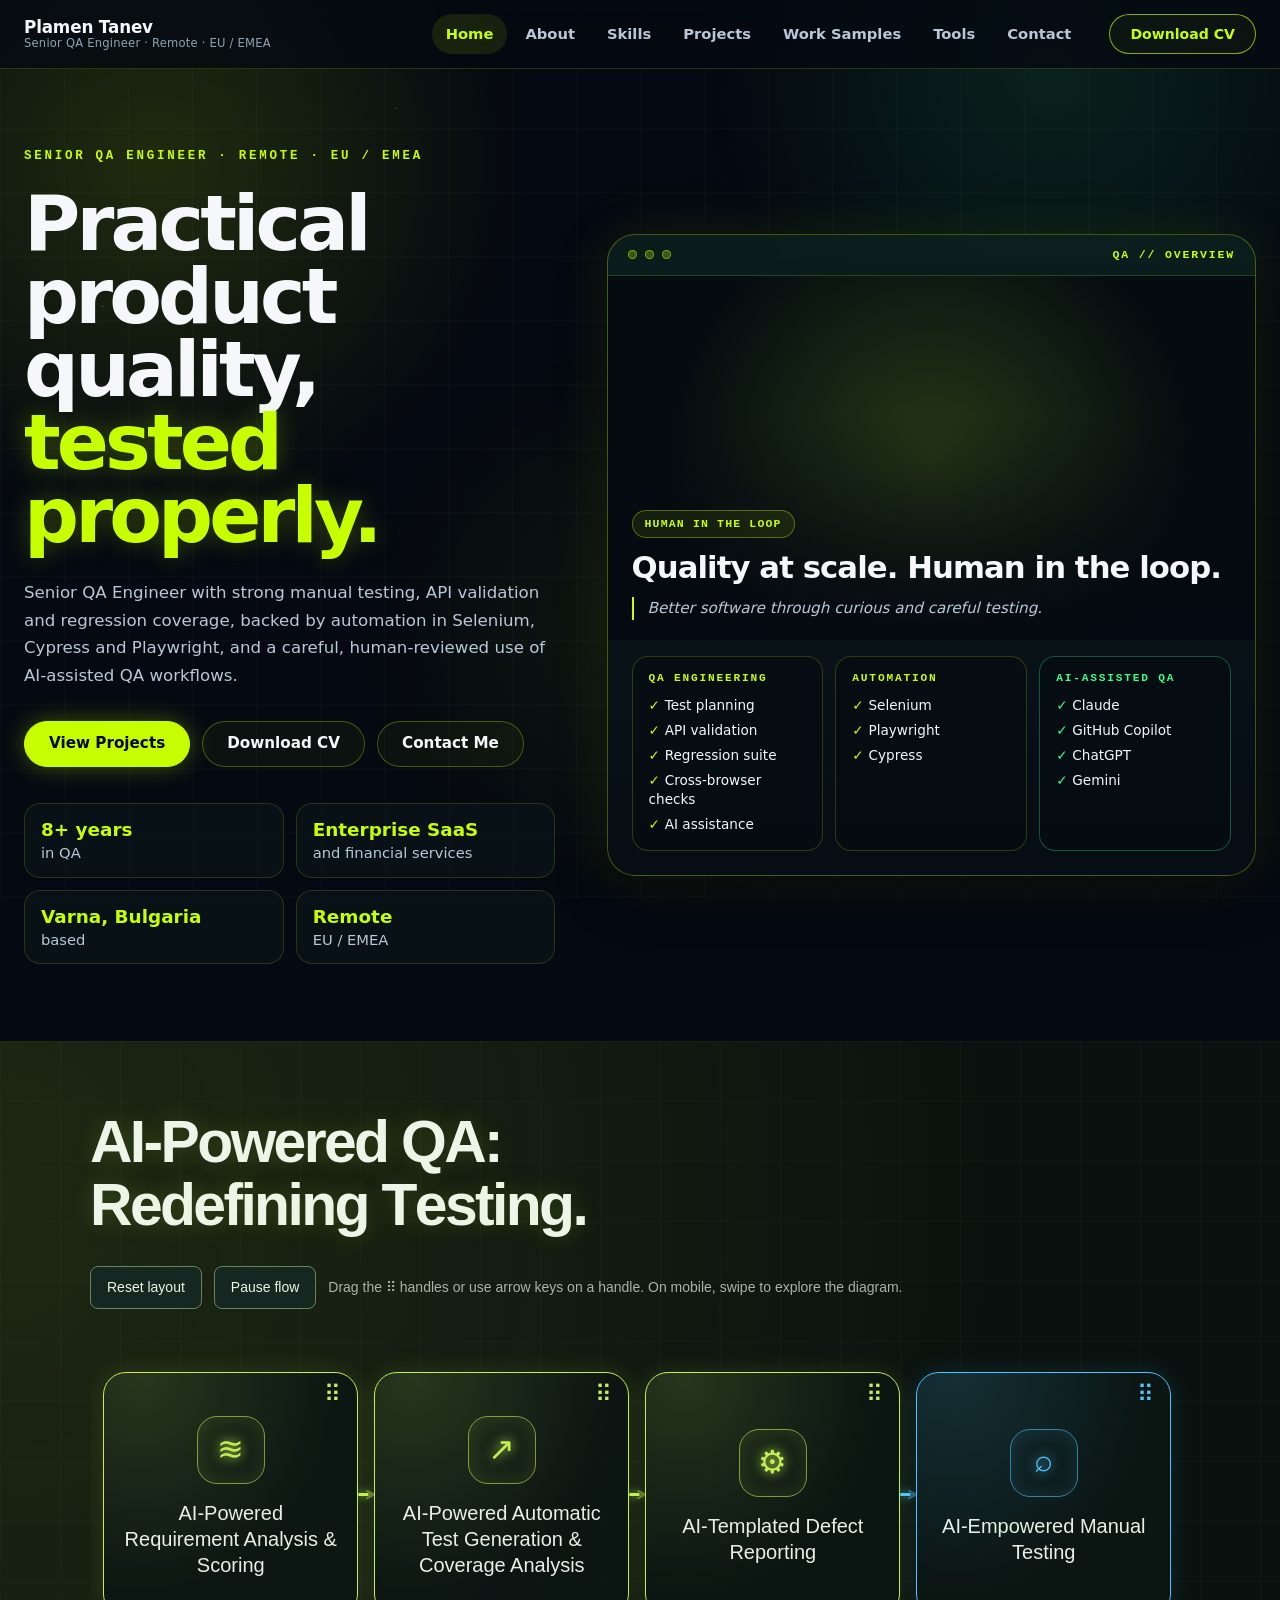
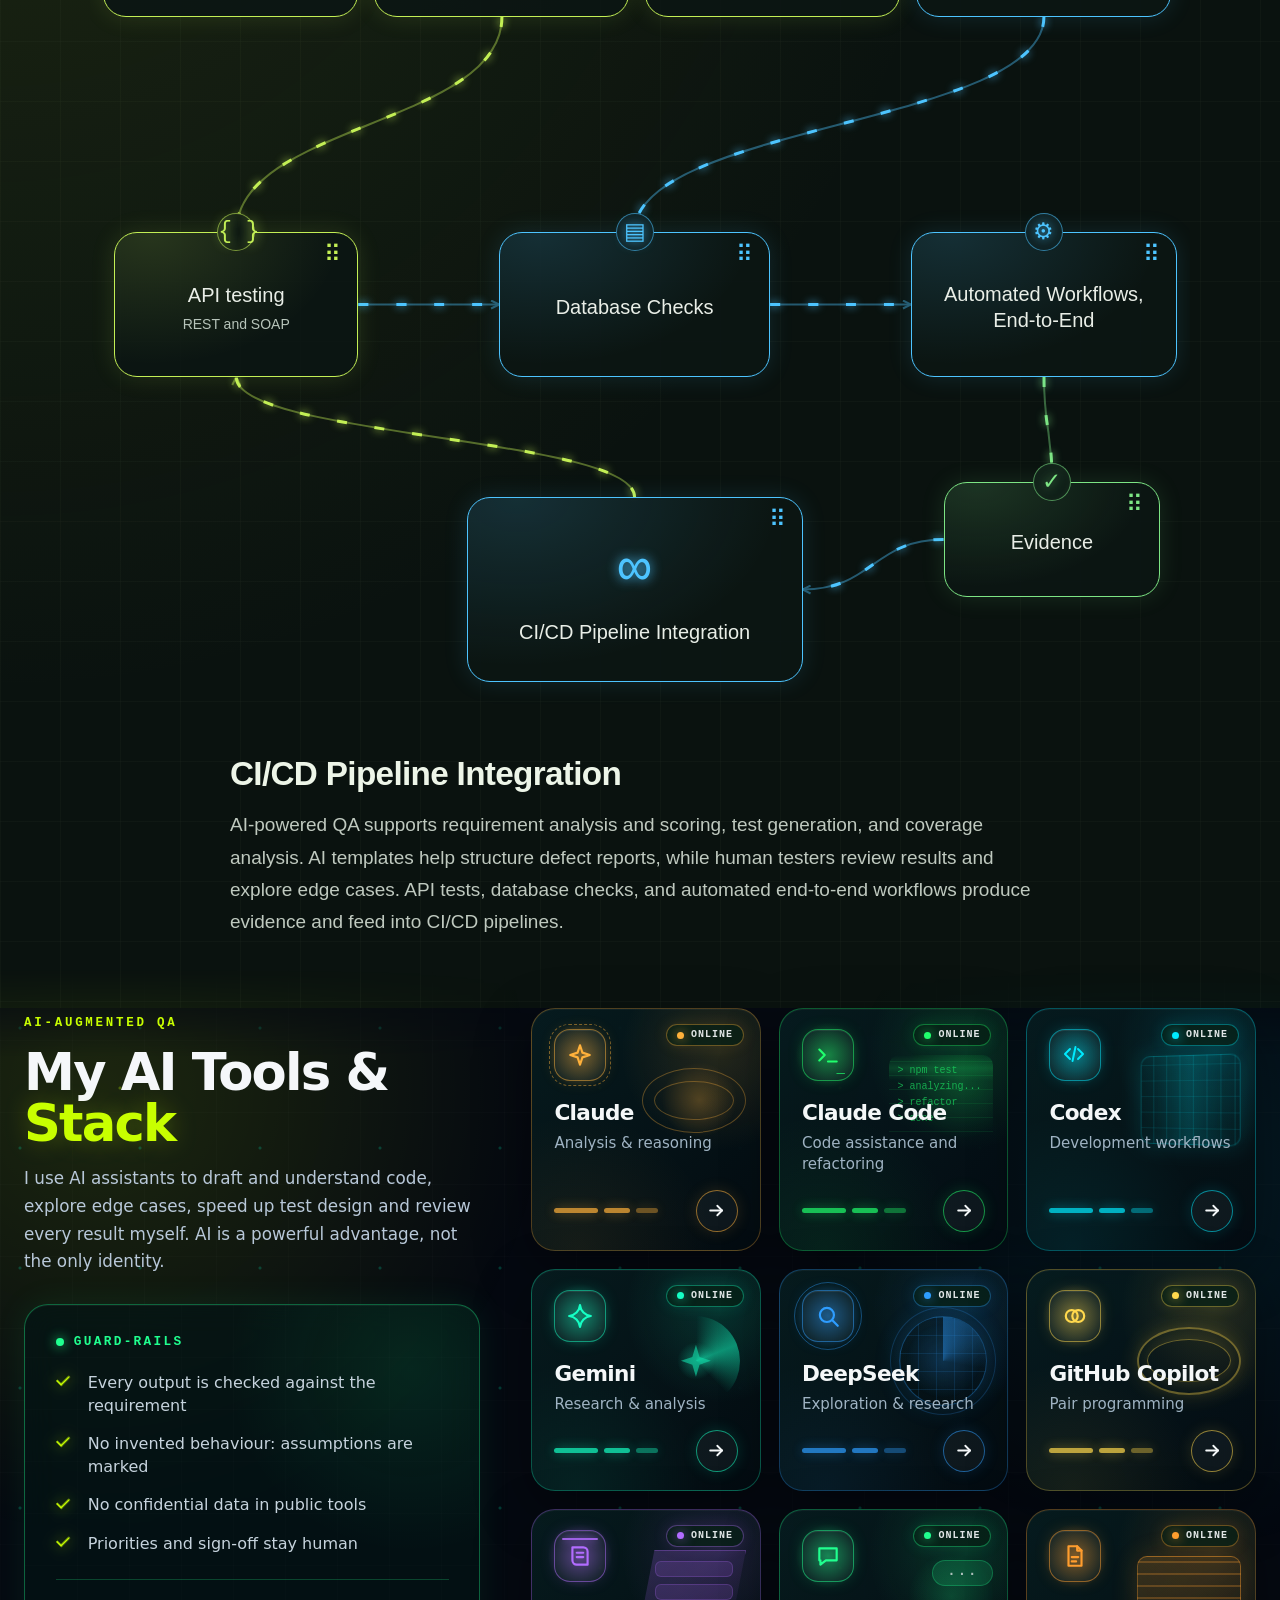
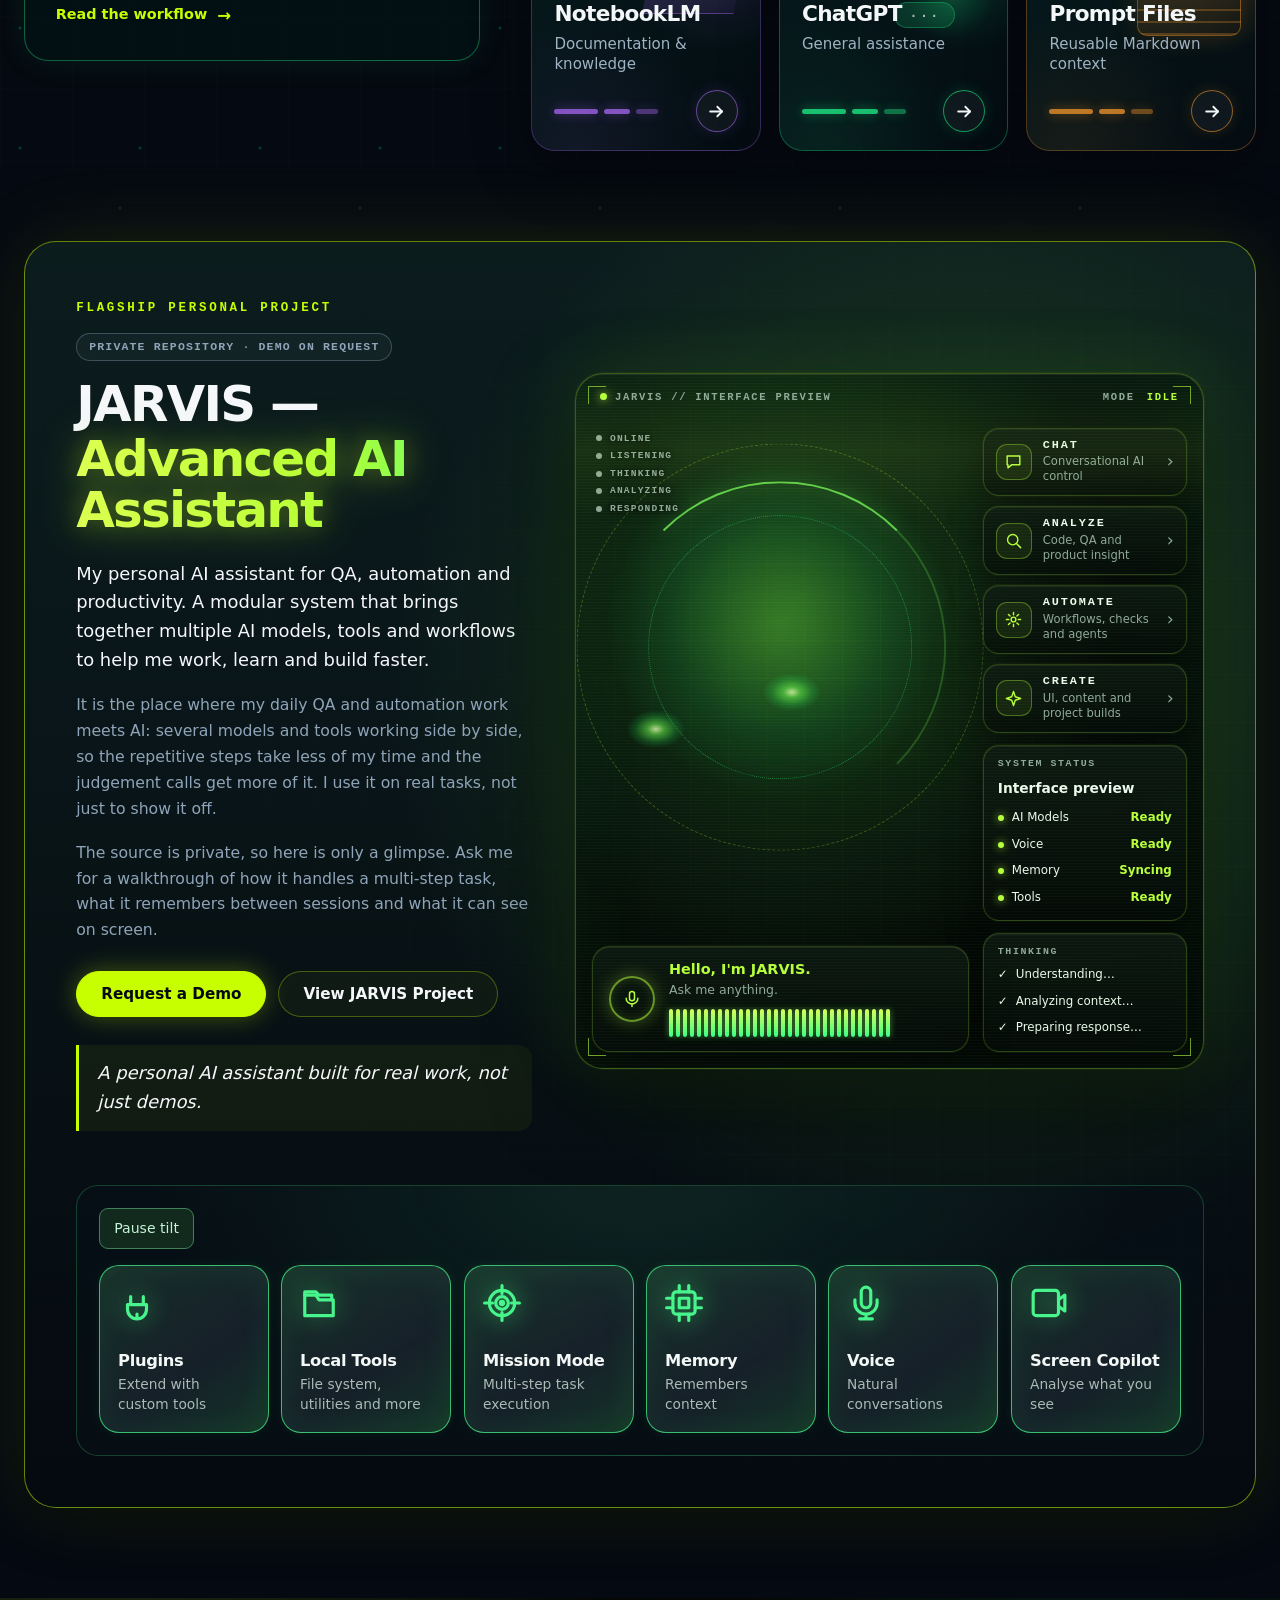
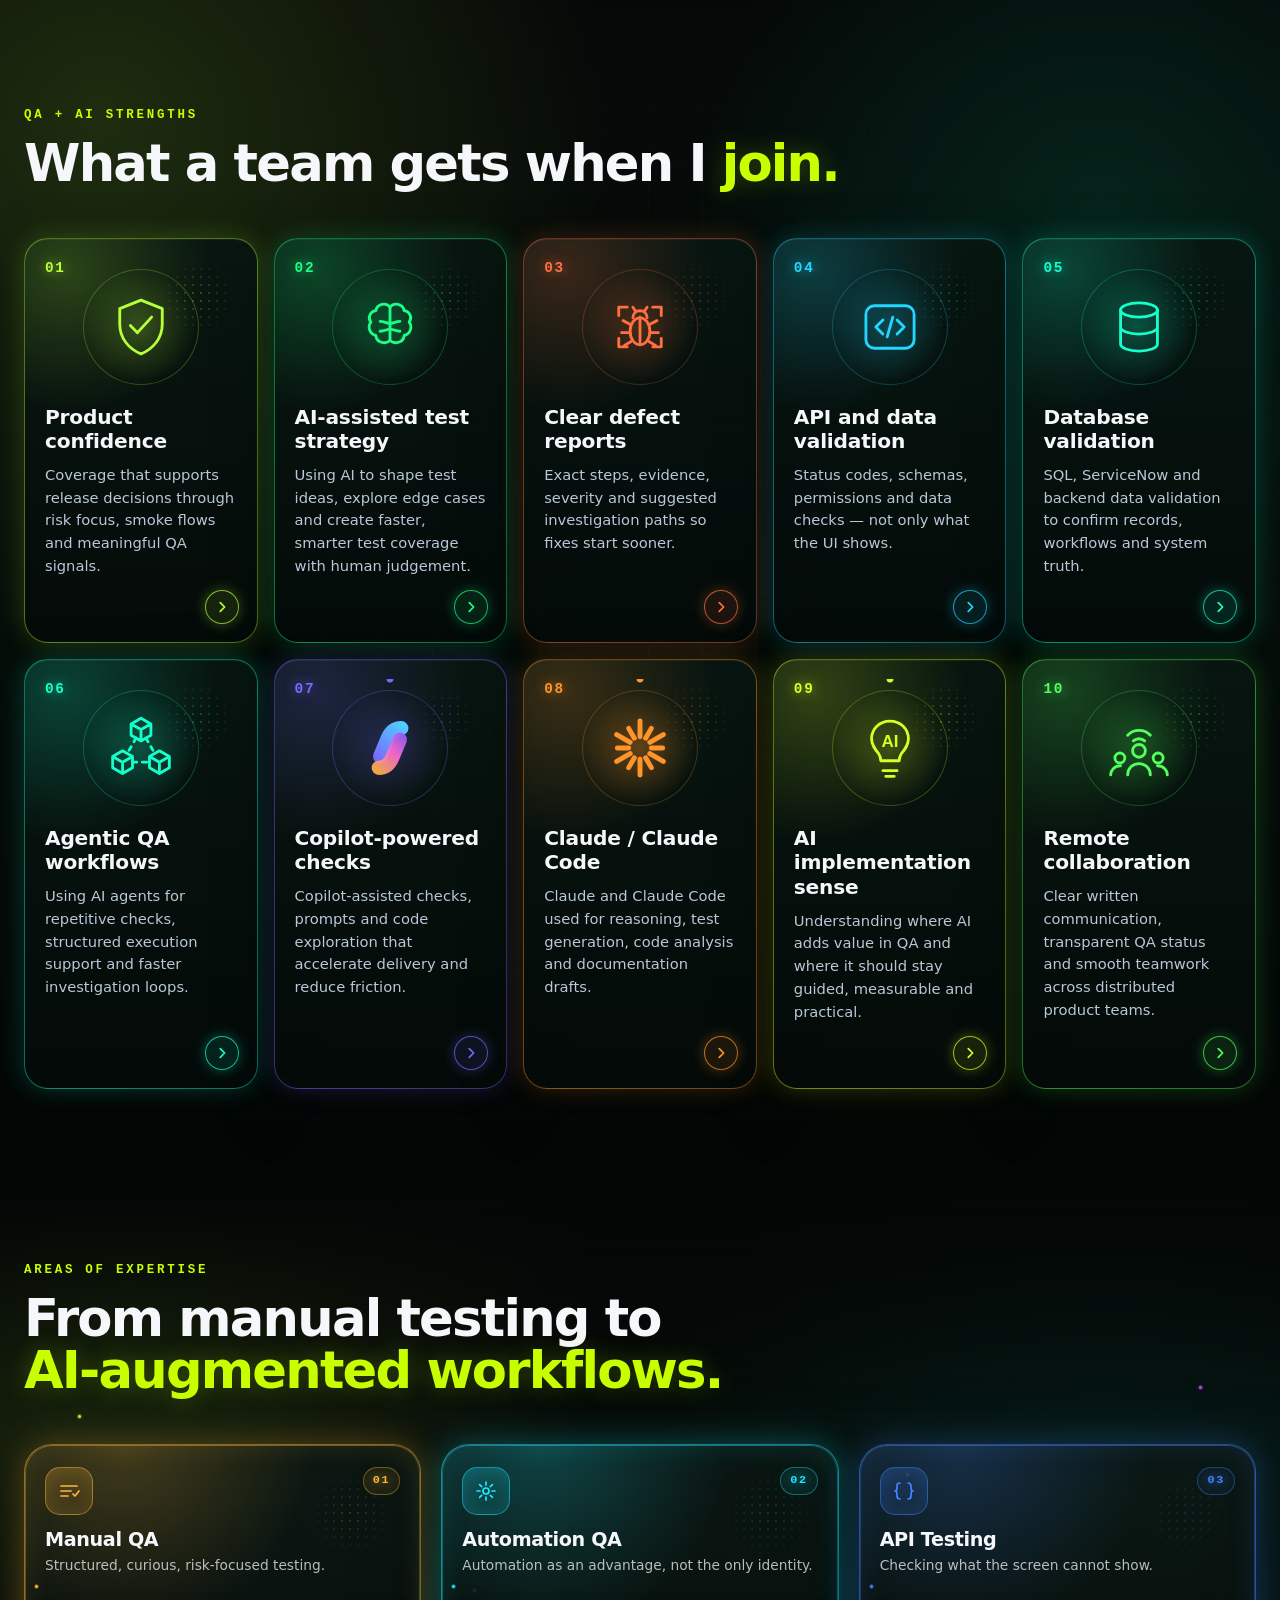
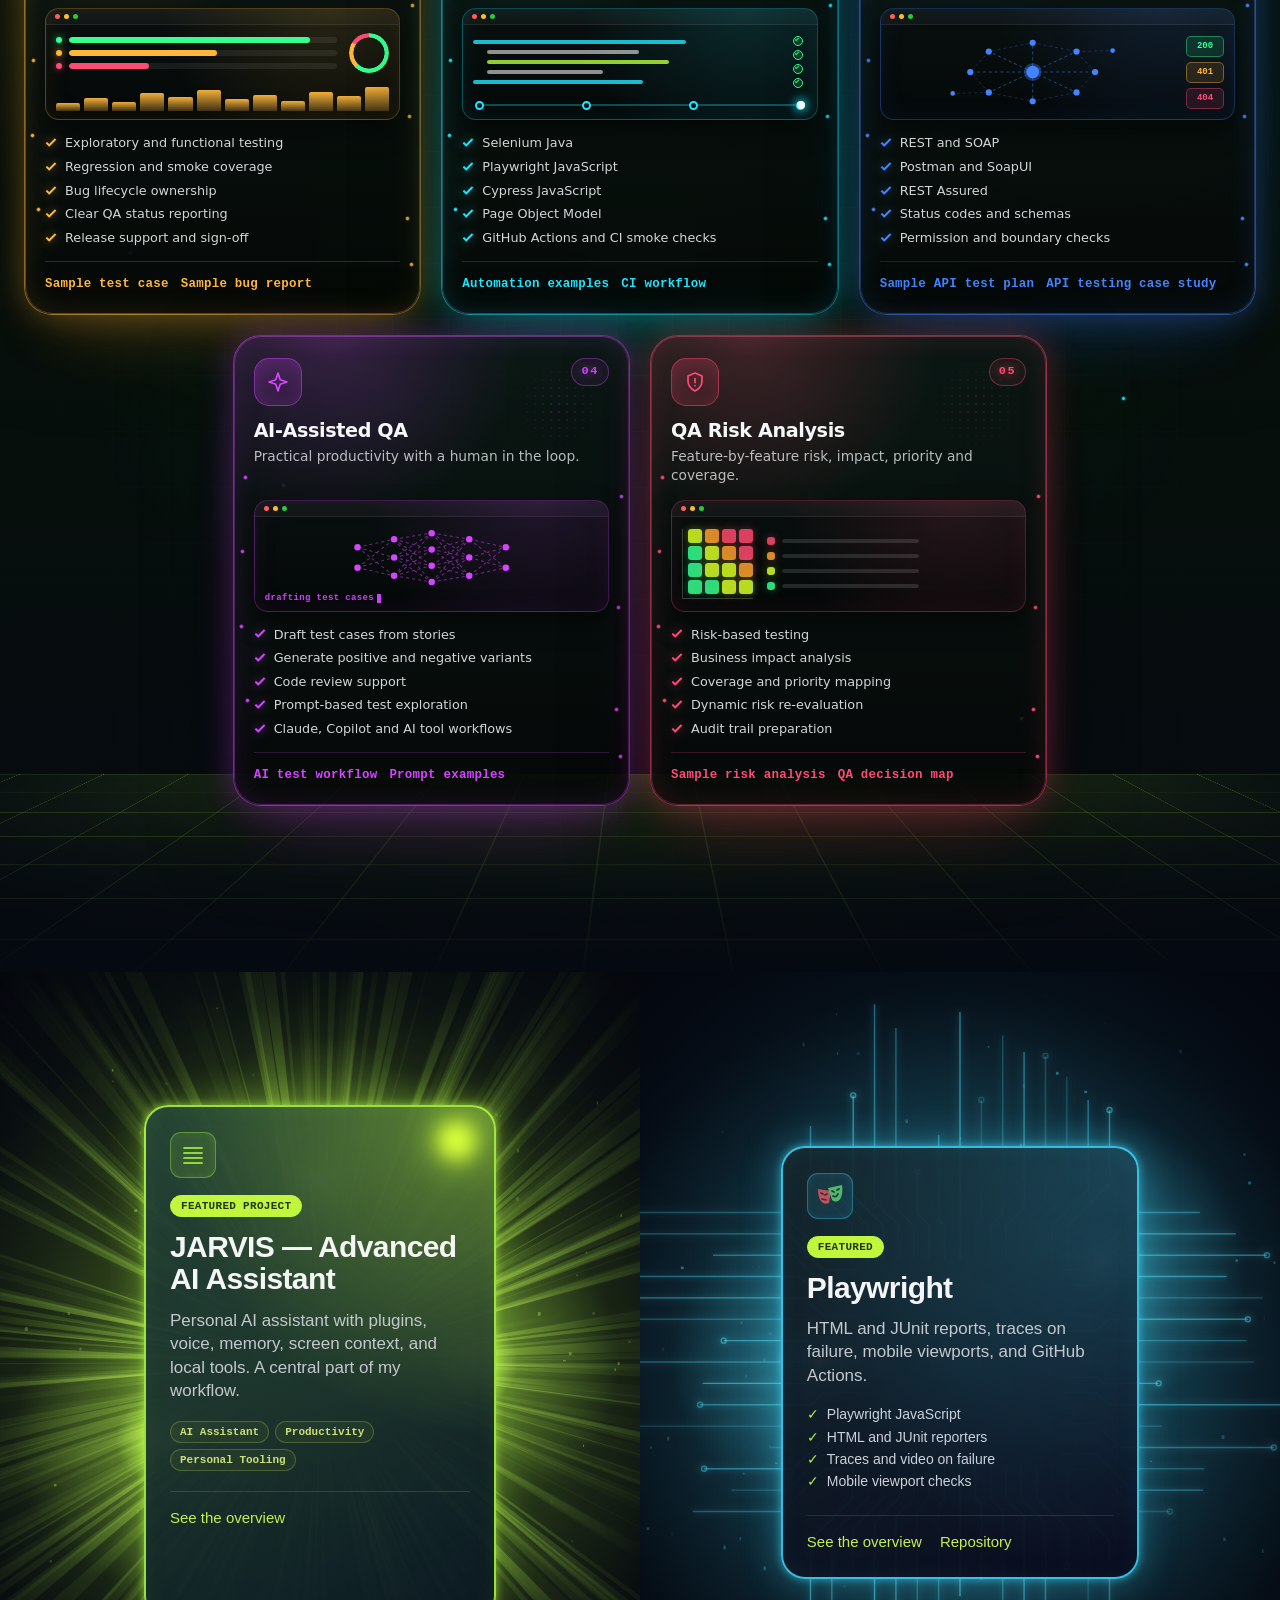
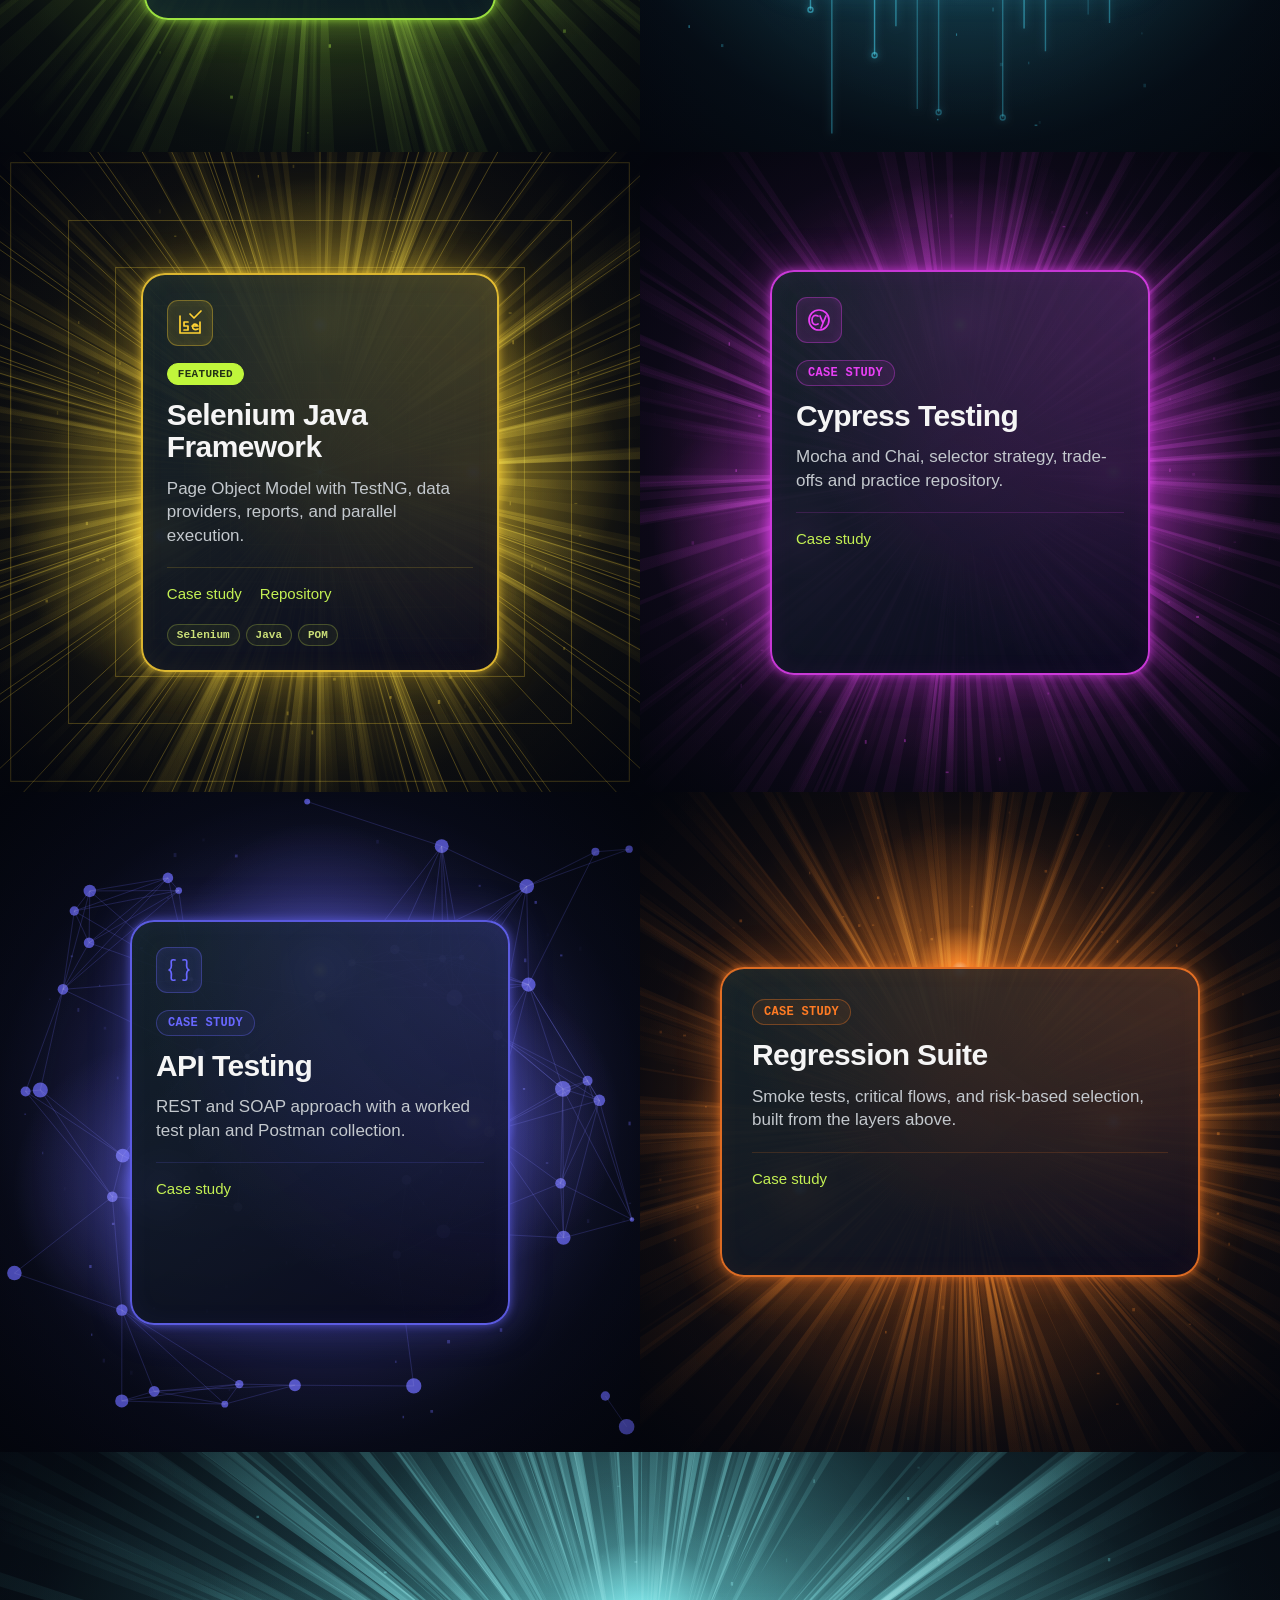
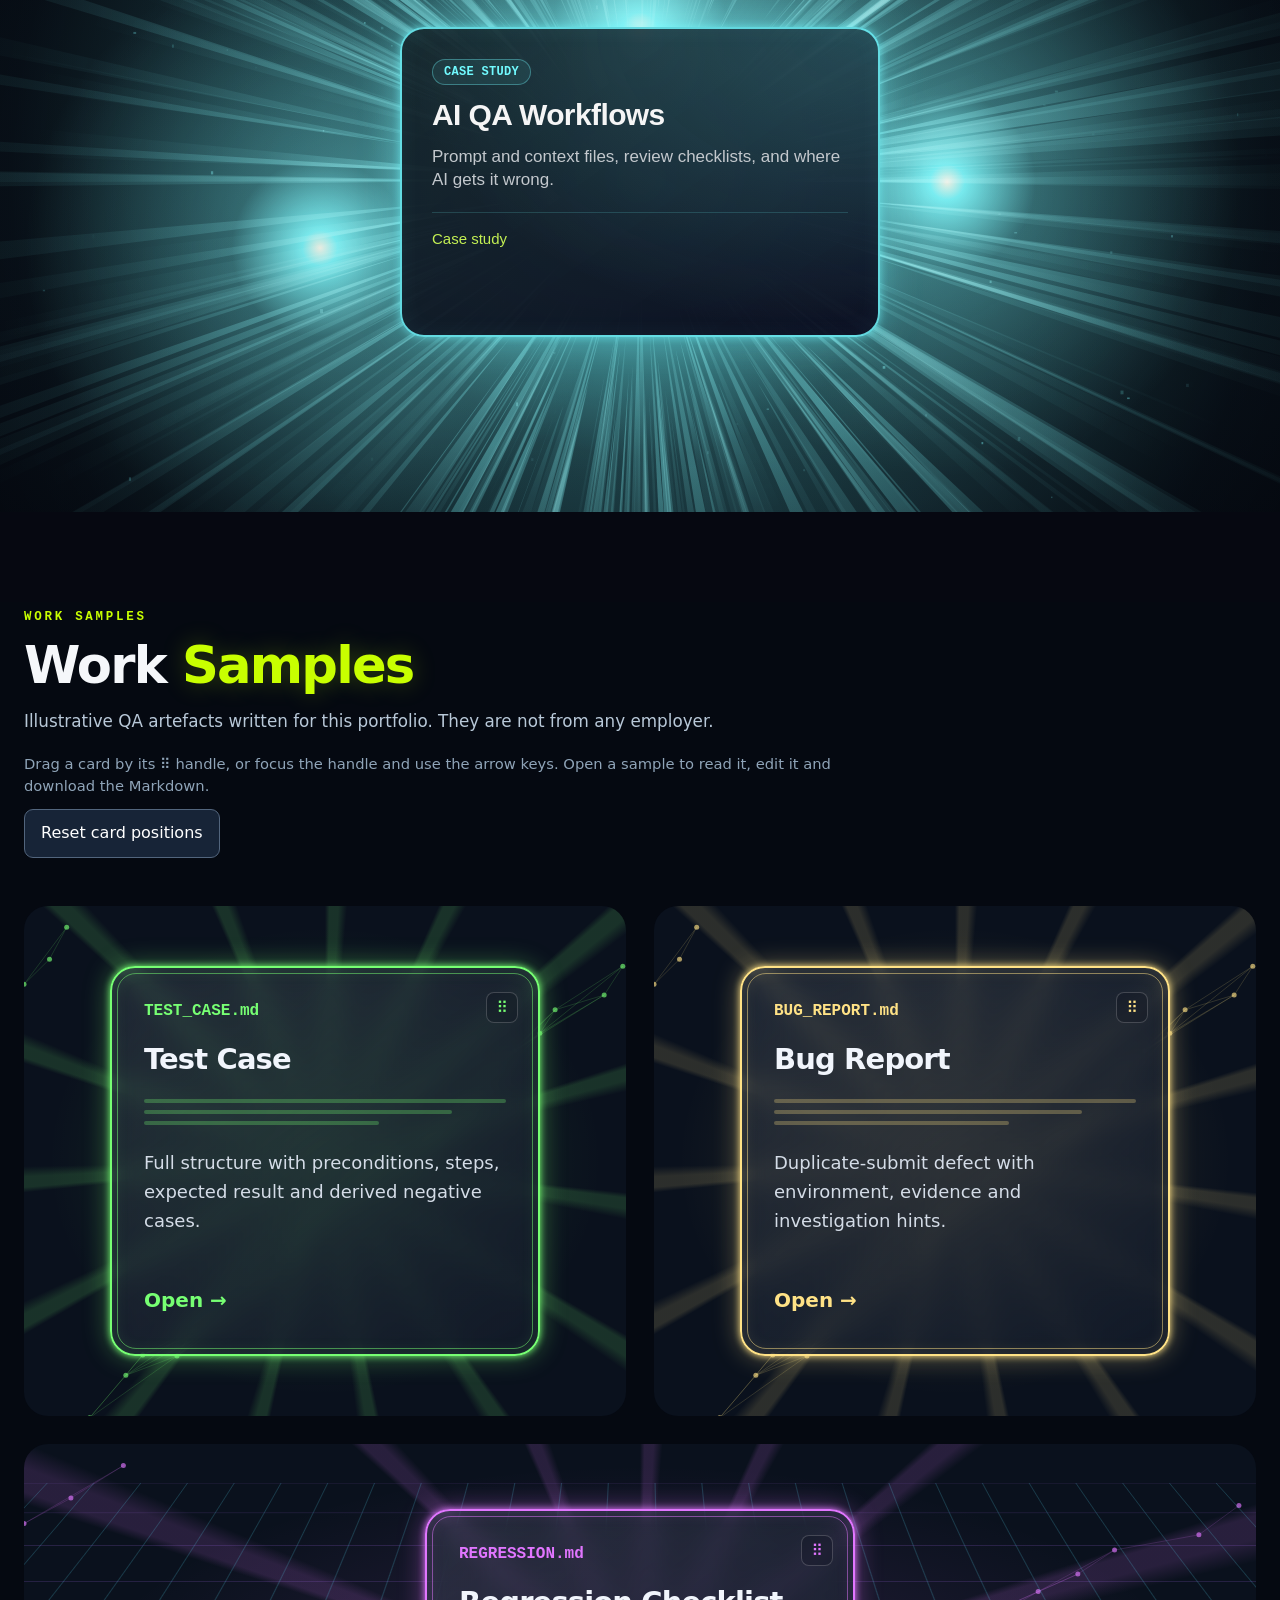
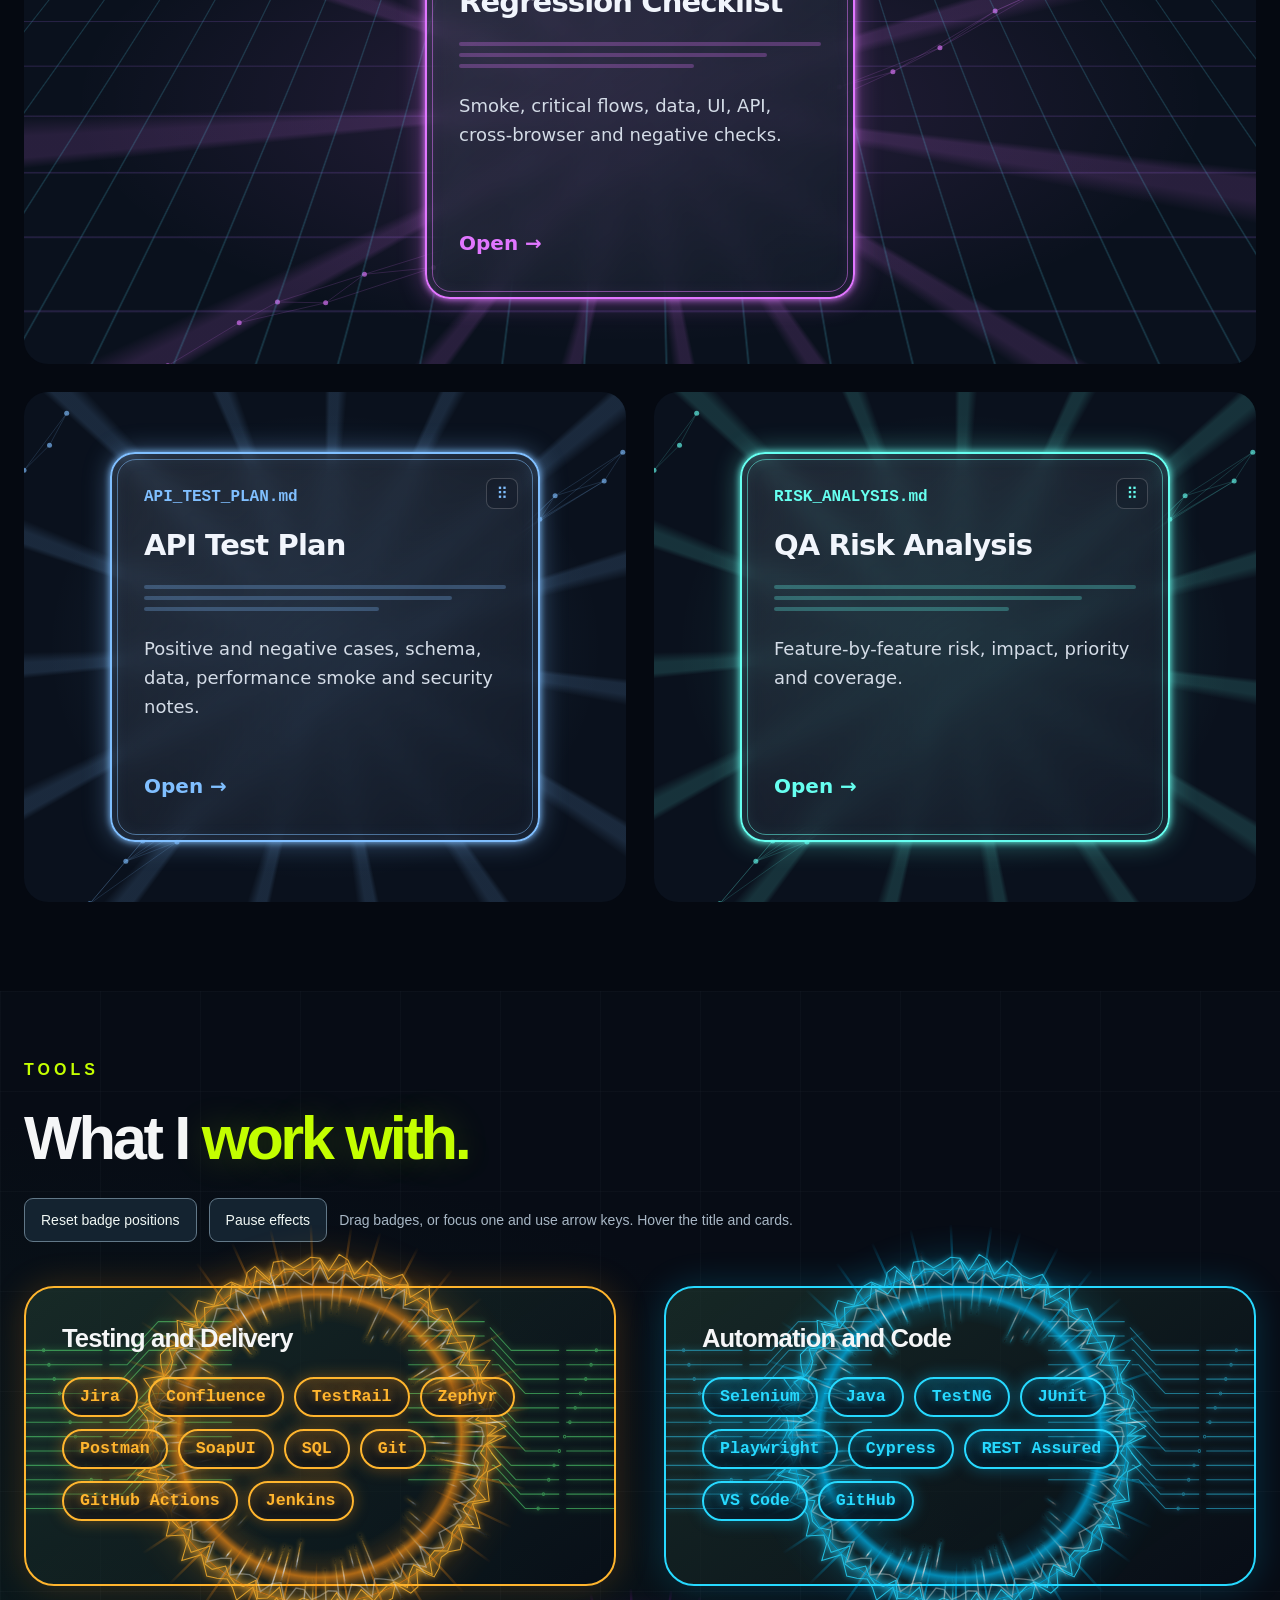
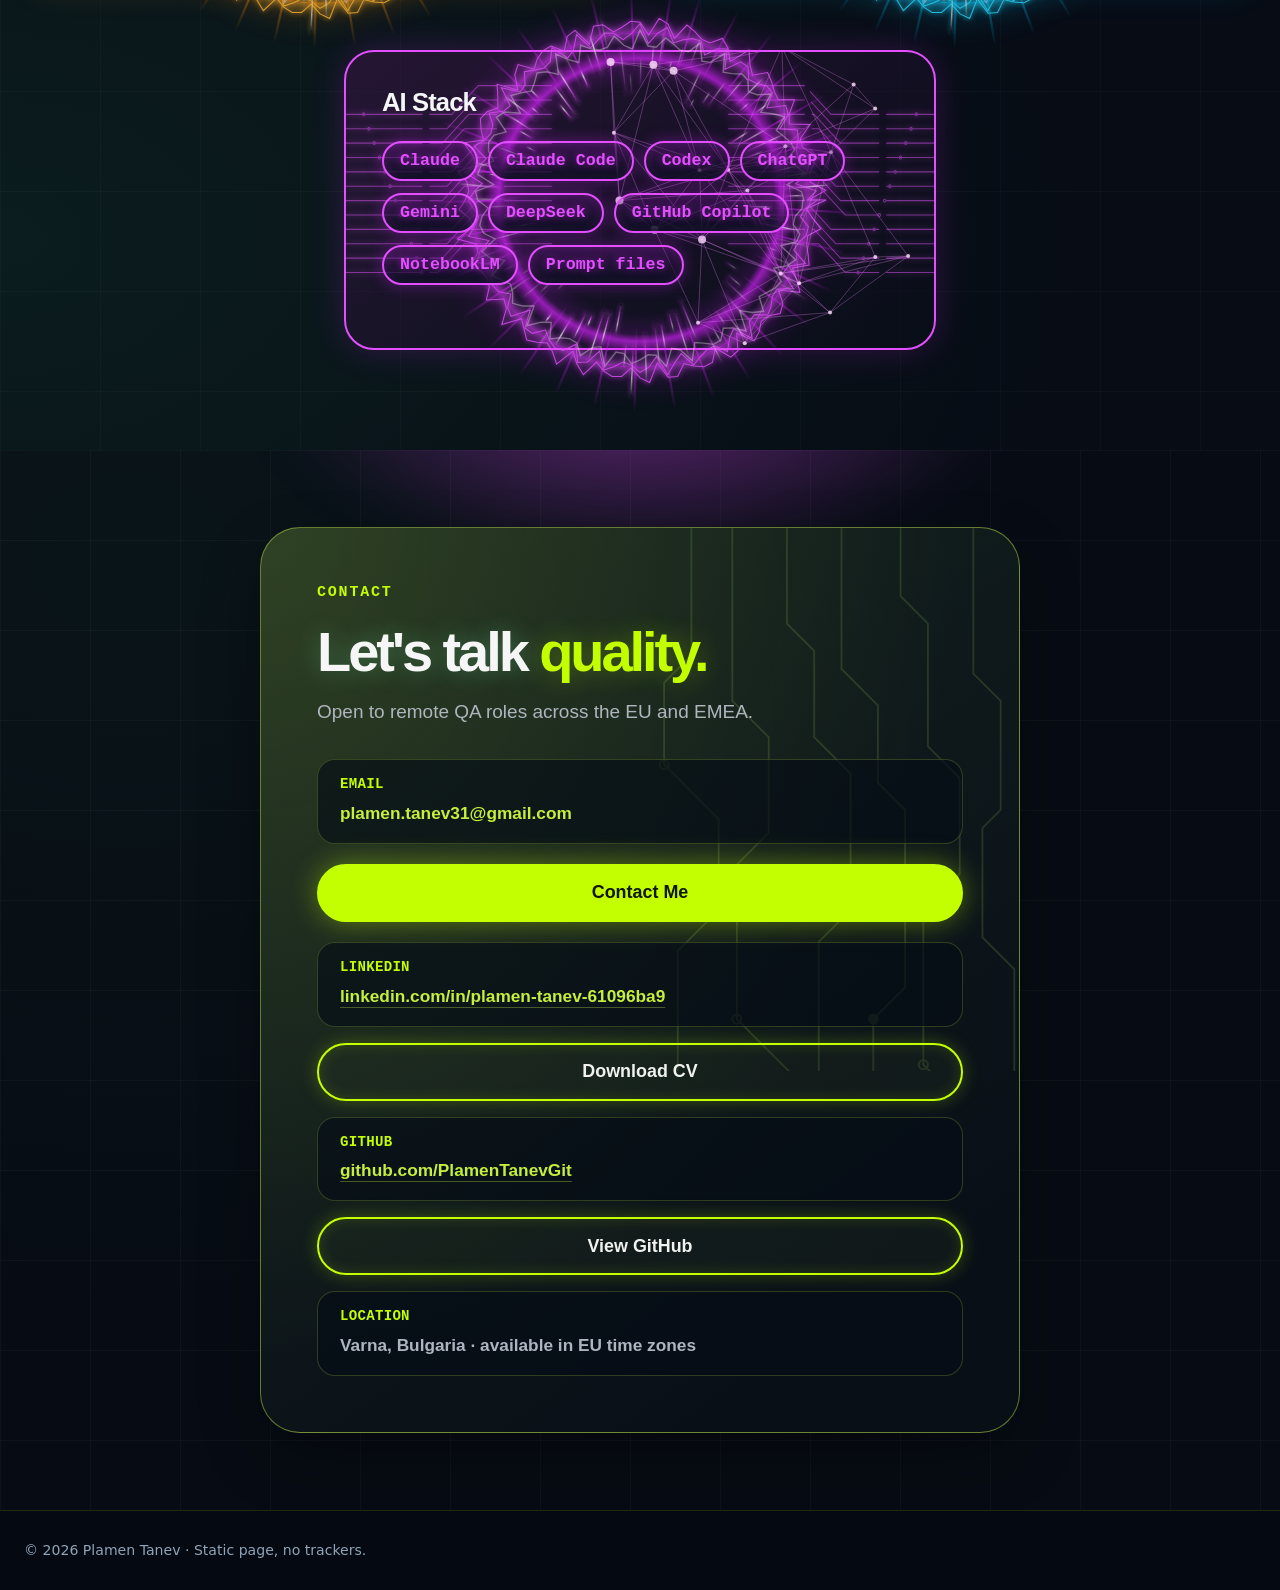
<file: career-package/portfolio/index.html>
<!DOCTYPE html>
<html lang="en">
<head>
  <meta charset="utf-8">
  <meta name="viewport" content="width=device-width, initial-scale=1">
  <title>Plamen Tanev | Senior QA Engineer</title>
  <meta name="description" content="Portfolio of Plamen Tanev, Senior QA Engineer: manual testing, API validation, regression coverage and automation with Selenium, Cypress and Playwright, plus human-reviewed AI-assisted QA workflows. Remote, EU and EMEA.">
  <meta name="theme-color" content="#050911">
  <script>document.documentElement.className += " js";</script>
  <link rel="stylesheet" href="style.css">
  <!-- Inline SVG favicon: no extra request, no external file -->
  <link rel="icon" href="data:image/svg+xml,%3Csvg xmlns='http://www.w3.org/2000/svg' viewBox='0 0 32 32'%3E%3Crect width='32' height='32' rx='7' fill='%23050911'/%3E%3Cpath d='M8 17l5 5 11-12' fill='none' stroke='%23c8ff00' stroke-width='3.5' stroke-linecap='round' stroke-linejoin='round'/%3E%3C/svg%3E">
</head>
<body>
  <a class="skip" href="#main">Skip to content</a>

  <!-- Icon sprite: generic line glyphs, no brand logos, no external requests -->
  <svg width="0" height="0" style="position:absolute" aria-hidden="true" focusable="false">
    <symbol id="i-spark" viewBox="0 0 24 24"><path d="M12 3l2.2 6.8L21 12l-6.8 2.2L12 21l-2.2-6.8L3 12l6.8-2.2z"/></symbol>
    <symbol id="i-terminal" viewBox="0 0 24 24"><polyline points="4 7 9 12 4 17"/><line x1="12" y1="18" x2="20" y2="18"/></symbol>
    <symbol id="i-code" viewBox="0 0 24 24"><polyline points="8 7 3 12 8 17"/><polyline points="16 7 21 12 16 17"/><line x1="13.5" y1="5" x2="10.5" y2="19"/></symbol>
    <symbol id="i-gem" viewBox="0 0 24 24"><path d="M12 2c.6 5.4 4.6 9.4 10 10-5.4.6-9.4 4.6-10 10-.6-5.4-4.6-9.4-10-10 5.4-.6 9.4-4.6 10-10z"/></symbol>
    <symbol id="i-search" viewBox="0 0 24 24"><circle cx="11" cy="11" r="6.5"/><line x1="16" y1="16" x2="21" y2="21"/></symbol>
    <symbol id="i-pair" viewBox="0 0 24 24"><circle cx="9" cy="12" r="5.5"/><circle cx="15" cy="12" r="5.5"/></symbol>
    <symbol id="i-book" viewBox="0 0 24 24"><path d="M5 4h10a4 4 0 0 1 4 4v12H9a4 4 0 0 1-4-4z"/><line x1="9" y1="9" x2="15" y2="9"/><line x1="9" y1="13" x2="15" y2="13"/></symbol>
    <symbol id="i-chat" viewBox="0 0 24 24"><path d="M4 5h16v11H10l-5 4v-4H4z"/></symbol>
    <symbol id="i-file" viewBox="0 0 24 24"><path d="M6 3h8l4 4v14H6z"/><polyline points="14 3 14 7 18 7"/><line x1="9" y1="13" x2="15" y2="13"/><line x1="9" y1="17" x2="13" y2="17"/></symbol>
    <symbol id="i-plug" viewBox="0 0 24 24"><line x1="9" y1="3" x2="9" y2="8"/><line x1="15" y1="3" x2="15" y2="8"/><path d="M6 8h12v4a6 6 0 0 1-12 0z"/><line x1="12" y1="18" x2="12" y2="21"/></symbol>
    <symbol id="i-target" viewBox="0 0 24 24"><circle cx="12" cy="12" r="8"/><circle cx="12" cy="12" r="4"/><circle cx="12" cy="12" r="0.8"/></symbol>
    <symbol id="i-mic" viewBox="0 0 24 24"><rect x="9" y="3" width="6" height="11" rx="3"/><path d="M5 11a7 7 0 0 0 14 0"/><line x1="12" y1="18" x2="12" y2="21"/></symbol>
    <symbol id="i-chip" viewBox="0 0 24 24"><rect x="7" y="7" width="10" height="10" rx="2"/><path d="M10 3v4M14 3v4M10 17v4M14 17v4M3 10h4M3 14h4M17 10h4M17 14h4"/></symbol>
    <symbol id="i-screen" viewBox="0 0 24 24"><rect x="3" y="4" width="18" height="12" rx="2"/><line x1="8" y1="20" x2="16" y2="20"/><line x1="12" y1="16" x2="12" y2="20"/></symbol>
    <symbol id="i-folder" viewBox="0 0 24 24"><path d="M3 6a2 2 0 0 1 2-2h4l2 2h8a2 2 0 0 1 2 2v9a2 2 0 0 1-2 2H5a2 2 0 0 1-2-2z"/></symbol>
    <symbol id="i-check" viewBox="0 0 24 24"><path d="M4 7h16M4 12h10M4 17h7"/><polyline points="16 15 18 17 22 12"/></symbol>
    <symbol id="i-gear" viewBox="0 0 24 24"><circle cx="12" cy="12" r="3"/><path d="M12 3v3M12 18v3M3 12h3M18 12h3M5.6 5.6l2.1 2.1M16.3 16.3l2.1 2.1M18.4 5.6l-2.1 2.1M7.7 16.3l-2.1 2.1"/></symbol>
    <symbol id="i-api" viewBox="0 0 24 24"><path d="M8 4c-2.5 0-3 1-3 3v2c0 1.5-.8 3-2 3 1.2 0 2 1.5 2 3v2c0 2 .5 3 3 3"/><path d="M16 4c2.5 0 3 1 3 3v2c0 1.5.8 3 2 3-1.2 0-2 1.5-2 3v2c0 2-.5 3-3 3"/></symbol>
    <symbol id="i-shield" viewBox="0 0 24 24"><path d="M12 3l7 3v5c0 4.5-3 8-7 10-4-2-7-5.5-7-10V6z"/><polyline points="9 12 11 14 15 10"/></symbol>
    <symbol id="i-shield-alert" viewBox="0 0 24 24"><path d="M12 3l7 3v5c0 4.5-3 8-7 10-4-2-7-5.5-7-10V6z"/><line x1="12" y1="8.5" x2="12" y2="12.5"/><line x1="12" y1="15.6" x2="12" y2="15.7"/></symbol>
    <symbol id="i-arrow" viewBox="0 0 24 24"><line x1="4" y1="12" x2="19" y2="12"/><polyline points="13 6 19 12 13 18"/></symbol>
  </svg>

  <header class="site-header">
    <div class="container nav">
      <a class="brand" href="#home" aria-label="Plamen Tanev, home">
        <span class="brand-name">Plamen Tanev</span>
        <span class="brand-role">Senior QA Engineer · Remote · EU / EMEA</span>
      </a>
      <button class="nav-toggle" type="button" aria-expanded="false" aria-controls="nav-links">Menu</button>
      <nav aria-label="Primary" class="nav-wrap">
        <ul class="nav-links" id="nav-links">
          <li><a href="#home">Home</a></li>
          <li><a href="#about">About</a></li>
          <li><a href="#skills">Skills</a></li>
          <li><a href="#projects">Projects</a></li>
          <li><a href="#samples">Work Samples</a></li>
          <li><a href="#tools">Tools</a></li>
          <li><a href="#contact">Contact</a></li>
          <li class="nav-cta-mobile"><a href="PlamenTanevAiQA_Cv.pdf" download="PlamenTanevAiQA_Cv.pdf">Download CV</a></li>
        </ul>
      </nav>
      <!-- PDF built from cv/PlamenTanevAiQA_Cv.html with cv/build_cv_pdf.py -->
      <a class="neon-button nav-cta" href="PlamenTanevAiQA_Cv.pdf" download="PlamenTanevAiQA_Cv.pdf">Download CV</a>
    </div>
  </header>

  <main id="main">
    <!-- Hero -->
    <section id="home" class="hero-section">
      <div class="container hero-grid">
        <div class="hero-copy">
          <span class="section-kicker">Senior QA Engineer · Remote · EU / EMEA</span>
          <h1>Practical product quality, <span class="text-accent">tested properly.</span></h1>
          <p class="lead">Senior QA Engineer with strong manual testing, API validation and regression coverage, backed by automation in Selenium, Cypress and Playwright, and a careful, human-reviewed use of AI-assisted QA workflows.</p>
          <div class="button-row">
            <a class="neon-button button-primary" href="#projects">View Projects</a>
            <a class="neon-button button-secondary" href="PlamenTanevAiQA_Cv.pdf" download="PlamenTanevAiQA_Cv.pdf">Download CV</a>
            <a class="neon-button button-secondary" href="#contact">Contact Me</a>
          </div>
          <ul class="hero-facts">
            <li><strong>8+ years</strong>in QA</li>
            <li><strong>Enterprise SaaS</strong>and financial services</li>
            <li><strong>Varna, Bulgaria</strong>based</li>
            <li><strong>Remote</strong>EU / EMEA</li>
          </ul>
        </div>

        <!-- Decorative dashboard: portfolio UI, not a live system -->
        <div class="dashboard-panel" aria-label="QA command centre overview">
          <div class="dash-bar"><i></i><i></i><i></i><span>QA // OVERVIEW</span></div>
          <div class="dash-visual">
            <video
              class="portfolio-hero-video"
              src="https://d8j0ntlcm91z4.cloudfront.net/user_3K5unfFHadGPyJIITaYjVDsIxsK/hf_20261002_060733_0733b272-83e1-42ad-8d89-46aa5306db45.mp4"
              autoplay
              muted
              loop
              playsinline
              preload="auto"
              aria-hidden="true"
            ></video>
            <div class="dash-copy">
              <span class="status-pill">Human in the loop</span>
              <h3>Quality at scale. Human in the loop.</h3>
              <blockquote>Better software through curious and careful testing.</blockquote>
            </div>
          </div>
          <div class="dash-cards">
            <article class="dash-card">
              <h3>QA Engineering</h3>
              <ul>
                <li>Test planning</li>
                <li>API validation</li>
                <li>Regression suite</li>
                <li>Cross-browser checks</li>
                <li>AI assistance</li>
              </ul>
            </article>
            <article class="dash-card">
              <h3>Automation</h3>
              <ul>
                <li>Selenium</li>
                <li>Playwright</li>
                <li>Cypress</li>
              </ul>
            </article>
            <article class="dash-card ai">
              <h3>AI-Assisted QA</h3>
              <ul>
                <li>Claude</li>
                <li>GitHub Copilot</li>
                <li>ChatGPT</li>
                <li>Gemini</li>
              </ul>
            </article>
          </div>
        </div>
      </div>
    </section>

    <!-- About: AI-powered QA workflow, interactive. Static, positioned cards that read fine without JavaScript; about.js adds
         drag handles, the animated connectors, the title hover and the buttons. Every id and class is prefixed qf-. -->
    <section id="about" aria-labelledby="about-title">
      <div class="qf-wrap">
        <h2 id="about-title">AI-Powered QA:<br><span id="qf-moving-title">Redefining Testing.</span></h2>
        <div class="qf-controls" hidden>
          <button type="button" id="qf-reset">Reset layout</button>
          <button type="button" id="qf-pause" aria-pressed="false">Pause flow</button>
          <span>Drag the &#10303; handles or use arrow keys on a handle. On mobile, swipe to explore the diagram.</span>
        </div>
        <div class="qf-board-scroll" tabindex="0" role="region" aria-label="Interactive QA workflow diagram">
          <p class="qf-sr">Requirement analysis and scoring leads to automatic test generation and coverage analysis, then defect reporting and manual testing. Test generation connects to API testing. Manual testing connects to database checks. API testing, database checks, automated end-to-end workflows, evidence, and CI/CD pipeline integration form a continuous loop.</p>
          <div class="qf-board">
            <svg class="qf-links" aria-hidden="true" focusable="false"></svg>
          <article class="qf-node" data-id="requirements" data-x="0.005" data-y="20" data-w="0.235" data-h="245" style="left: 0.5%; top: 20px; width: 23.5%; height: 245px">
            <div class="qf-icon" aria-hidden="true">&#8779;</div>
            <h3>AI-Powered Requirement Analysis &amp; Scoring</h3>
          </article>
          <article class="qf-node" data-id="generation" data-x="0.255" data-y="20" data-w="0.235" data-h="245" style="left: 25.5%; top: 20px; width: 23.5%; height: 245px">
            <div class="qf-icon" aria-hidden="true">&#8599;</div>
            <h3>AI-Powered Automatic Test Generation &amp; Coverage Analysis</h3>
          </article>
          <article class="qf-node" data-id="defects" data-x="0.505" data-y="20" data-w="0.235" data-h="245" style="left: 50.5%; top: 20px; width: 23.5%; height: 245px">
            <div class="qf-icon" aria-hidden="true">&#9881;</div>
            <h3>AI-Templated Defect Reporting</h3>
          </article>
          <article class="qf-node qf-node--blue" data-id="manual" data-x="0.755" data-y="20" data-w="0.235" data-h="245" style="left: 75.5%; top: 20px; width: 23.5%; height: 245px">
            <div class="qf-icon" aria-hidden="true">&#8981;</div>
            <h3>AI-Empowered Manual Testing</h3>
          </article>
          <article class="qf-node qf-node--small" data-id="api" data-x="0.015" data-y="480" data-w="0.225" data-h="145" style="left: 1.5%; top: 480px; width: 22.5%; height: 145px">
            <div class="qf-icon" aria-hidden="true">{ }</div>
            <h3>API testing</h3>
            <small>REST and SOAP</small>
          </article>
          <article class="qf-node qf-node--blue qf-node--small" data-id="database" data-x="0.37" data-y="480" data-w="0.25" data-h="145" style="left: 37.0%; top: 480px; width: 25.0%; height: 145px">
            <div class="qf-icon" aria-hidden="true">&#9636;</div>
            <h3>Database Checks</h3>
          </article>
          <article class="qf-node qf-node--blue qf-node--small" data-id="automation" data-x="0.75" data-y="480" data-w="0.245" data-h="145" style="left: 75.0%; top: 480px; width: 24.5%; height: 145px">
            <div class="qf-icon" aria-hidden="true">&#9881;</div>
            <h3>Automated Workflows, End-to-End</h3>
          </article>
          <article class="qf-node qf-node--green qf-node--small" data-id="evidence" data-x="0.78" data-y="730" data-w="0.2" data-h="115" style="left: 78.0%; top: 730px; width: 20.0%; height: 115px">
            <div class="qf-icon" aria-hidden="true">&#10003;</div>
            <h3>Evidence</h3>
          </article>
          <article class="qf-node qf-node--blue qf-node--pipeline" data-id="pipeline" data-x="0.34" data-y="745" data-w="0.31" data-h="185" style="left: 34.0%; top: 745px; width: 31.0%; height: 185px">
            <div class="qf-icon" aria-hidden="true">&#8734;</div>
            <h3>CI/CD Pipeline Integration</h3>
          </article>
          </div>
        </div>
        <div class="qf-details">
          <h3>CI/CD Pipeline Integration</h3>
          <p>AI-powered QA supports requirement analysis and scoring, test generation, and coverage analysis. AI templates help structure defect reports, while human testers review results and explore edge cases. API tests, database checks, and automated end-to-end workflows produce evidence and feed into CI/CD pipelines.</p>
        </div>
      </div>
    </section>

    <!-- AI tools and stack -->
    <section id="ai-stack" class="section tight ai-stack-section">
      <div class="ai-stack-bg" aria-hidden="true"></div>
      <div class="container ai-stack-grid">
        <div class="ai-stack-intro">
          <div class="section-header">
            <span class="section-kicker">AI-Augmented QA</span>
            <h2>My AI Tools &amp; <span class="text-accent">Stack</span></h2>
            <p>I use AI assistants to draft and understand code, explore edge cases, speed up test design and review every result myself. AI is a powerful advantage, not the only identity.</p>
          </div>
          <div class="guardrails">
            <h3>Guard-rails</h3>
            <ul class="check-list">
              <li>Every output is checked against the requirement</li>
              <li>No invented behaviour: assumptions are marked</li>
              <li>No confidential data in public tools</li>
              <li>Priorities and sign-off stay human</li>
            </ul>
            <p class="card-links"><a href="projects/ai-assisted-qa-workflows.html">Read the workflow</a></p>
          </div>
        </div>

        <div class="ai-tool-grid">
          <article class="ai-tool-card ai-tool-card--claude" style="--card-index:0">
            <span class="ai-tool-card__ambient" aria-hidden="true"></span>
            <span class="ai-tool-card__scan" aria-hidden="true"></span>
            <span class="ai-tool-card__art" aria-hidden="true"></span>
            <span class="ai-tool-card__status" aria-hidden="true"><i class="ai-tool-card__status-dot"></i>Online</span>
            <span class="ai-tool-card__icon"><i class="ai-tool-card__glow" aria-hidden="true"></i><svg class="icon"><use href="#i-spark"/></svg></span>
            <div class="ai-tool-card__content"><h3>Claude</h3><p>Analysis &amp; reasoning</p></div>
            <div class="ai-tool-card__footer" aria-hidden="true">
              <span class="ai-tool-card__bars"><i></i><i></i><i></i></span>
              <span class="ai-tool-card__arrow"><svg class="icon"><use href="#i-arrow"/></svg></span>
            </div>
          </article>
          <article class="ai-tool-card ai-tool-card--claude-code" style="--card-index:1">
            <span class="ai-tool-card__ambient" aria-hidden="true"></span>
            <span class="ai-tool-card__scan" aria-hidden="true"></span>
            <span class="ai-tool-card__art" aria-hidden="true"></span>
            <span class="ai-tool-card__status" aria-hidden="true"><i class="ai-tool-card__status-dot"></i>Online</span>
            <span class="ai-tool-card__icon"><i class="ai-tool-card__glow" aria-hidden="true"></i><svg class="icon"><use href="#i-terminal"/></svg></span>
            <div class="ai-tool-card__content"><h3>Claude Code</h3><p>Code assistance and refactoring</p></div>
            <div class="ai-tool-card__footer" aria-hidden="true">
              <span class="ai-tool-card__bars"><i></i><i></i><i></i></span>
              <span class="ai-tool-card__arrow"><svg class="icon"><use href="#i-arrow"/></svg></span>
            </div>
          </article>
          <article class="ai-tool-card ai-tool-card--codex" style="--card-index:2">
            <span class="ai-tool-card__ambient" aria-hidden="true"></span>
            <span class="ai-tool-card__scan" aria-hidden="true"></span>
            <span class="ai-tool-card__art" aria-hidden="true"></span>
            <span class="ai-tool-card__status" aria-hidden="true"><i class="ai-tool-card__status-dot"></i>Online</span>
            <span class="ai-tool-card__icon"><i class="ai-tool-card__glow" aria-hidden="true"></i><svg class="icon"><g class="br-l"><polyline points="8 7 3 12 8 17"/></g><g class="br-r"><polyline points="16 7 21 12 16 17"/></g><line x1="13.5" y1="5" x2="10.5" y2="19"/></svg></span>
            <div class="ai-tool-card__content"><h3>Codex</h3><p>Development workflows</p></div>
            <div class="ai-tool-card__footer" aria-hidden="true">
              <span class="ai-tool-card__bars"><i></i><i></i><i></i></span>
              <span class="ai-tool-card__arrow"><svg class="icon"><use href="#i-arrow"/></svg></span>
            </div>
          </article>
          <article class="ai-tool-card ai-tool-card--gemini" style="--card-index:3">
            <span class="ai-tool-card__ambient" aria-hidden="true"></span>
            <span class="ai-tool-card__scan" aria-hidden="true"></span>
            <span class="ai-tool-card__art" aria-hidden="true"></span>
            <span class="ai-tool-card__status" aria-hidden="true"><i class="ai-tool-card__status-dot"></i>Online</span>
            <span class="ai-tool-card__icon"><i class="ai-tool-card__glow" aria-hidden="true"></i><svg class="icon"><use href="#i-gem"/></svg></span>
            <div class="ai-tool-card__content"><h3>Gemini</h3><p>Research &amp; analysis</p></div>
            <div class="ai-tool-card__footer" aria-hidden="true">
              <span class="ai-tool-card__bars"><i></i><i></i><i></i></span>
              <span class="ai-tool-card__arrow"><svg class="icon"><use href="#i-arrow"/></svg></span>
            </div>
          </article>
          <article class="ai-tool-card ai-tool-card--deepseek" style="--card-index:4">
            <span class="ai-tool-card__ambient" aria-hidden="true"></span>
            <span class="ai-tool-card__scan" aria-hidden="true"></span>
            <span class="ai-tool-card__art" aria-hidden="true"></span>
            <span class="ai-tool-card__status" aria-hidden="true"><i class="ai-tool-card__status-dot"></i>Online</span>
            <span class="ai-tool-card__icon"><i class="ai-tool-card__glow" aria-hidden="true"></i><svg class="icon"><use href="#i-search"/></svg></span>
            <div class="ai-tool-card__content"><h3>DeepSeek</h3><p>Exploration &amp; research</p></div>
            <div class="ai-tool-card__footer" aria-hidden="true">
              <span class="ai-tool-card__bars"><i></i><i></i><i></i></span>
              <span class="ai-tool-card__arrow"><svg class="icon"><use href="#i-arrow"/></svg></span>
            </div>
          </article>
          <article class="ai-tool-card ai-tool-card--copilot" style="--card-index:5">
            <span class="ai-tool-card__ambient" aria-hidden="true"></span>
            <span class="ai-tool-card__scan" aria-hidden="true"></span>
            <span class="ai-tool-card__art" aria-hidden="true"></span>
            <span class="ai-tool-card__status" aria-hidden="true"><i class="ai-tool-card__status-dot"></i>Online</span>
            <span class="ai-tool-card__icon"><i class="ai-tool-card__glow" aria-hidden="true"></i><svg class="icon"><use href="#i-pair"/></svg></span>
            <div class="ai-tool-card__content"><h3>GitHub Copilot</h3><p>Pair programming</p></div>
            <div class="ai-tool-card__footer" aria-hidden="true">
              <span class="ai-tool-card__bars"><i></i><i></i><i></i></span>
              <span class="ai-tool-card__arrow"><svg class="icon"><use href="#i-arrow"/></svg></span>
            </div>
          </article>
          <article class="ai-tool-card ai-tool-card--notebook" style="--card-index:6">
            <span class="ai-tool-card__ambient" aria-hidden="true"></span>
            <span class="ai-tool-card__scan" aria-hidden="true"></span>
            <span class="ai-tool-card__art" aria-hidden="true"></span>
            <span class="ai-tool-card__status" aria-hidden="true"><i class="ai-tool-card__status-dot"></i>Online</span>
            <span class="ai-tool-card__icon"><i class="ai-tool-card__glow" aria-hidden="true"></i><svg class="icon"><use href="#i-book"/></svg></span>
            <div class="ai-tool-card__content"><h3>NotebookLM</h3><p>Documentation &amp; knowledge</p></div>
            <div class="ai-tool-card__footer" aria-hidden="true">
              <span class="ai-tool-card__bars"><i></i><i></i><i></i></span>
              <span class="ai-tool-card__arrow"><svg class="icon"><use href="#i-arrow"/></svg></span>
            </div>
          </article>
          <article class="ai-tool-card ai-tool-card--chatgpt" style="--card-index:7">
            <span class="ai-tool-card__ambient" aria-hidden="true"></span>
            <span class="ai-tool-card__scan" aria-hidden="true"></span>
            <span class="ai-tool-card__art" aria-hidden="true"></span>
            <span class="ai-tool-card__status" aria-hidden="true"><i class="ai-tool-card__status-dot"></i>Online</span>
            <span class="ai-tool-card__icon"><i class="ai-tool-card__glow" aria-hidden="true"></i><svg class="icon"><use href="#i-chat"/></svg></span>
            <div class="ai-tool-card__content"><h3>ChatGPT</h3><p>General assistance</p></div>
            <div class="ai-tool-card__footer" aria-hidden="true">
              <span class="ai-tool-card__bars"><i></i><i></i><i></i></span>
              <span class="ai-tool-card__arrow"><svg class="icon"><use href="#i-arrow"/></svg></span>
            </div>
          </article>
          <article class="ai-tool-card ai-tool-card--prompt-files" style="--card-index:8">
            <span class="ai-tool-card__ambient" aria-hidden="true"></span>
            <span class="ai-tool-card__scan" aria-hidden="true"></span>
            <span class="ai-tool-card__art" aria-hidden="true"></span>
            <span class="ai-tool-card__status" aria-hidden="true"><i class="ai-tool-card__status-dot"></i>Online</span>
            <span class="ai-tool-card__icon"><i class="ai-tool-card__glow" aria-hidden="true"></i><svg class="icon"><use href="#i-file"/></svg></span>
            <div class="ai-tool-card__content"><h3>Prompt Files</h3><p>Reusable Markdown context</p></div>
            <div class="ai-tool-card__footer" aria-hidden="true">
              <span class="ai-tool-card__bars"><i></i><i></i><i></i></span>
              <span class="ai-tool-card__arrow"><svg class="icon"><use href="#i-arrow"/></svg></span>
            </div>
          </article>
        </div>
      </div>
    </section>

    <!-- Flagship project: JARVIS -->
    <section id="jarvis" class="section tight jarvis-section">
      <div class="container">
        <div class="jarvis-panel">
          <div class="jarvis-top">
            <div class="jarvis-copy">
              <span class="section-kicker">Flagship Personal Project</span>
              <span class="status-pill muted jarvis-private">Private repository · demo on request</span>
              <h2>JARVIS — <span class="text-accent">Advanced AI Assistant</span></h2>
              <p>My personal AI assistant for QA, automation and productivity. A modular system that brings together multiple AI models, tools and workflows to help me work, learn and build faster.</p>
              <p class="jarvis-teaser">It is the place where my daily QA and automation work meets AI: several models and tools working side by side, so the repetitive steps take less of my time and the judgement calls get more of it. I use it on real tasks, not just to show it off.</p>
              <p class="jarvis-teaser">The source is private, so here is only a glimpse. Ask me for a walkthrough of how it handles a multi-step task, what it remembers between sessions and what it can see on screen.</p>
              <div class="button-row">
                <a class="neon-button button-primary" href="mailto:plamen.tanev31@gmail.com?subject=JARVIS%20demo%20request">Request a Demo</a>
                <a class="neon-button button-secondary" href="#projects">View JARVIS Project</a>
              </div>
              <p class="jarvis-quote">A personal AI assistant built for real work, not just demos.</p>
            </div>
            <!-- Decorative console: the real JARVIS render (assets/jarvis-robot-green.png) inside a HUD.
                 Hover or focus a command module and the face reacts (see script.js). -->
            <div class="jarvis-console">
              <div class="jarvis-stage is-idle">
                <span class="jarvis-corners" aria-hidden="true"></span>
                <div class="jarvis-hud" aria-hidden="true">
                  <span class="jarvis-hud__title"><i class="jarvis-hud__dot"></i>JARVIS // INTERFACE PREVIEW</span>
                  <span class="jarvis-hud__mode">MODE <b class="jarvis-mode-value">IDLE</b></span>
                </div>

                <div class="jarvis-visual">
                  <div class="jv-scene">
                    <div class="jv-halo" aria-hidden="true"></div>
                    <div class="jv-rings" aria-hidden="true"><i class="jv-ring jv-ring--a"></i><i class="jv-ring jv-ring--b"></i><i class="jv-ring jv-ring--c"></i></div>
                    <div class="jarvis-particles" aria-hidden="true">
                      <i style="--x:8%;--y:78%;--s:3px;--d:9s;--delay:-1s;--dx:14px"></i>
                      <i style="--x:16%;--y:44%;--s:2px;--d:11s;--delay:-5s;--dx:-10px"></i>
                      <i style="--x:24%;--y:88%;--s:2px;--d:8s;--delay:-3s;--dx:8px"></i>
                      <i style="--x:38%;--y:92%;--s:3px;--d:12s;--delay:-7s;--dx:-12px"></i>
                      <i style="--x:52%;--y:84%;--s:2px;--d:10s;--delay:-2s;--dx:12px"></i>
                      <i style="--x:66%;--y:60%;--s:3px;--d:9s;--delay:-6s;--dx:-8px"></i>
                      <i style="--x:78%;--y:74%;--s:2px;--d:13s;--delay:-4s;--dx:10px"></i>
                      <i style="--x:88%;--y:30%;--s:2px;--d:11s;--delay:-8s;--dx:-14px"></i>
                      <i style="--x:5%;--y:26%;--s:2px;--d:12s;--delay:-9s;--dx:10px"></i>
                      <i style="--x:58%;--y:22%;--s:2px;--d:10s;--delay:-3.5s;--dx:-6px"></i>
                      <i style="--x:92%;--y:62%;--s:3px;--d:14s;--delay:-10s;--dx:-10px"></i>
                      <i style="--x:30%;--y:30%;--s:2px;--d:9s;--delay:-6.5s;--dx:12px"></i>
                    </div>

                    <div class="jarvis-robot">
                      <div class="jv-parallax"><div class="jv-mood"><div class="jv-float">
                        <img class="jv-img" src="assets/jarvis-robot-green.png" width="770" height="1000" loading="lazy" decoding="async" alt="JARVIS, a metallic robot face with glowing green eyes and a headset">
                        <i class="jv-eye jv-eye--l" aria-hidden="true"></i>
                        <i class="jv-eye jv-eye--r" aria-hidden="true"></i>
                        <i class="jv-reticle jv-reticle--l" aria-hidden="true"></i>
                        <i class="jv-reticle jv-reticle--r" aria-hidden="true"></i>
                        <span class="jv-sweep" aria-hidden="true"></span>
                      </div></div></div>
                    </div>

                    <ol class="jv-states" aria-hidden="true">
                      <li style="--n:0" data-state="online">ONLINE</li>
                      <li style="--n:1" data-state="listening">LISTENING</li>
                      <li style="--n:2" data-state="thinking">THINKING</li>
                      <li style="--n:3" data-state="analyzing">ANALYZING</li>
                      <li style="--n:4" data-state="responding">RESPONDING</li>
                    </ol>
                  </div>

                  <div class="jv-voice" aria-hidden="true">
                    <span class="jv-voice__mic"><svg class="icon"><use href="#i-mic"/></svg></span>
                    <div class="jv-voice__body">
                      <strong>Hello, I'm JARVIS.</strong>
                      <span>Ask me anything.</span>
                      <div class="jv-wave">
                        <i style="--i:0"></i><i style="--i:1"></i><i style="--i:2"></i><i style="--i:3"></i><i style="--i:4"></i><i style="--i:5"></i><i style="--i:6"></i><i style="--i:7"></i>
                        <i style="--i:8"></i><i style="--i:9"></i><i style="--i:10"></i><i style="--i:11"></i><i style="--i:12"></i><i style="--i:13"></i><i style="--i:14"></i><i style="--i:15"></i>
                        <i style="--i:16"></i><i style="--i:17"></i><i style="--i:18"></i><i style="--i:19"></i><i style="--i:20"></i><i style="--i:21"></i><i style="--i:22"></i><i style="--i:23"></i>
                        <i style="--i:24"></i><i style="--i:25"></i><i style="--i:26"></i><i style="--i:27"></i><i style="--i:28"></i><i style="--i:29"></i><i style="--i:30"></i><i style="--i:31"></i>
                      </div>
                    </div>
                  </div>
                </div>

                <div class="jarvis-commands" role="group" aria-label="JARVIS command modules">
                  <button class="jarvis-command" type="button" data-command="chat">
                    <span class="jarvis-command__icon"><svg class="icon"><use href="#i-chat"/></svg></span>
                    <span class="jarvis-command__body"><span class="jarvis-command__label">CHAT</span><span class="jarvis-command__desc">Conversational AI control</span></span>
                    <span class="jarvis-command__status" aria-hidden="true"></span>
                  </button>
                  <button class="jarvis-command" type="button" data-command="analyze">
                    <span class="jarvis-command__icon"><svg class="icon"><use href="#i-search"/></svg></span>
                    <span class="jarvis-command__body"><span class="jarvis-command__label">ANALYZE</span><span class="jarvis-command__desc">Code, QA and product insight</span></span>
                    <span class="jarvis-command__status" aria-hidden="true"></span>
                  </button>
                  <button class="jarvis-command" type="button" data-command="automate">
                    <span class="jarvis-command__icon"><svg class="icon"><use href="#i-gear"/></svg></span>
                    <span class="jarvis-command__body"><span class="jarvis-command__label">AUTOMATE</span><span class="jarvis-command__desc">Workflows, checks and agents</span></span>
                    <span class="jarvis-command__status" aria-hidden="true"></span>
                  </button>
                  <button class="jarvis-command" type="button" data-command="create">
                    <span class="jarvis-command__icon"><svg class="icon"><use href="#i-spark"/></svg></span>
                    <span class="jarvis-command__body"><span class="jarvis-command__label">CREATE</span><span class="jarvis-command__desc">UI, content and project builds</span></span>
                    <span class="jarvis-command__status" aria-hidden="true"></span>
                  </button>
                </div>

                <div class="jv-status" aria-hidden="true">
                  <span class="jv-card-title">SYSTEM STATUS</span>
                  <strong>Interface preview</strong>
                  <ul>
                    <li><i></i>AI Models<b>Ready</b></li>
                    <li><i></i>Voice<b>Ready</b></li>
                    <li><i></i>Memory<b>Syncing</b></li>
                    <li><i></i>Tools<b>Ready</b></li>
                  </ul>
                </div>

                <div class="jv-think" aria-hidden="true">
                  <span class="jv-card-title">THINKING</span>
                  <ul>
                    <li style="--n:0">Understanding…</li>
                    <li style="--n:1">Analyzing context…</li>
                    <li style="--n:2">Preparing response…</li>
                  </ul>
                </div>
              </div>
            </div>
          </div>

          <!-- Capabilities: glowing cards from Documents/Codex/2026-10-06/writ/outputs/jarvis-glowing-capabilities.html.
               Static markup; jarvis-cap.js adds the pointer glow and tilt. -->
          <div class="jc" role="group" aria-label="JARVIS capabilities">
            <div class="jc-actions" hidden><button type="button" id="jc-motion" aria-pressed="false">Pause tilt</button></div>
            <div class="jc-grid">
            <article class="jc-card">
              <div class="jc-icon" aria-hidden="true"><svg viewBox="0 0 24 24"><path d="M8 8v5m8-5v5M6 13h12v3a6 6 0 0 1-12 0zm6 9v-3"/></svg></div>
              <h3>Plugins</h3>
              <p>Extend with custom tools</p>
            </article>
            <article class="jc-card">
              <div class="jc-icon" aria-hidden="true"><svg viewBox="0 0 24 24"><path d="M3 7h7l2 3h9v10H3z"/><path d="M3 7V5h7l2 2h8v3"/></svg></div>
              <h3>Local Tools</h3>
              <p>File system, utilities and more</p>
            </article>
            <article class="jc-card">
              <div class="jc-icon" aria-hidden="true"><svg viewBox="0 0 24 24"><circle cx="12" cy="12" r="8"/><circle cx="12" cy="12" r="4"/><circle cx="12" cy="12" r="1"/><path d="M12 1v5m0 12v5M1 12h5m12 0h5"/></svg></div>
              <h3>Mission Mode</h3>
              <p>Multi-step task execution</p>
            </article>
            <article class="jc-card">
              <div class="jc-icon" aria-hidden="true"><svg viewBox="0 0 24 24"><rect x="5" y="5" width="14" height="14" rx="2"/><path d="M9 1v4m6-4v4M9 19v4m6-4v4M1 9h4m-4 6h4M19 9h4m-4 6h4"/><rect x="9" y="9" width="6" height="6"/></svg></div>
              <h3>Memory</h3>
              <p>Remembers context</p>
            </article>
            <article class="jc-card">
              <div class="jc-icon" aria-hidden="true"><svg viewBox="0 0 24 24"><rect x="9" y="2" width="6" height="13" rx="3"/><path d="M5 10v2a7 7 0 0 0 14 0v-2M12 19v3m-4 0h8"/></svg></div>
              <h3>Voice</h3>
              <p>Natural conversations</p>
            </article>
            <article class="jc-card">
              <div class="jc-icon" aria-hidden="true"><svg viewBox="0 0 24 24"><rect x="2" y="4" width="16" height="16" rx="2"/><path d="m18 10 4-3v10l-4-3"/></svg></div>
              <h3>Screen Copilot</h3>
              <p>Analyse what you see</p>
            </article>
            </div>
          </div>
        </div>
      </div>
    </section>

    <!-- QA + AI strengths -->
    <section id="skills" class="section qa-ai-strengths-section">
      <div class="container qa-ai-container">
        <div class="section-header">
          <span class="section-kicker">QA + AI Strengths</span>
          <h2>What a team gets when I <span class="text-accent">join.</span></h2>
        </div>
        <div class="qa-ai-strengths-grid">
          <article class="qa-ai-card tone-lime" data-icon="shield" style="--delay: 0.00s">
            <span class="qa-ai-number">01</span>
            <div class="qa-ai-icon"><svg viewBox="0 0 48 48" fill="none" stroke="currentColor" stroke-width="2" stroke-linecap="round" stroke-linejoin="round" aria-hidden="true" focusable="false"><path d="M24 5 9 11v11c0 10 6.5 17.5 15 21 8.5-3.5 15-11 15-21V11z"/><path d="m16.5 23 5 5 10-11"/></svg></div>
            <h3>Product confidence</h3>
            <p>Coverage that supports release decisions through risk focus, smoke flows and meaningful QA signals.</p>
            <span class="qa-ai-card-action" aria-hidden="true"><svg viewBox="0 0 16 16" fill="none" stroke="currentColor" stroke-width="2" stroke-linecap="round" stroke-linejoin="round" aria-hidden="true" focusable="false"><path d="m6 3 5 5-5 5"/></svg></span>
            <span class="qa-ai-scanline" aria-hidden="true"></span>
            <span class="qa-ai-status-dot qa-ai-status-dot-one" aria-hidden="true"></span>
            <span class="qa-ai-status-dot qa-ai-status-dot-two" aria-hidden="true"></span>
          </article>
          <article class="qa-ai-card tone-emerald" data-icon="brain" style="--delay: 0.32s">
            <span class="qa-ai-number">02</span>
            <div class="qa-ai-icon"><svg viewBox="0 0 48 48" fill="none" stroke="currentColor" stroke-width="2" stroke-linecap="round" stroke-linejoin="round" aria-hidden="true" focusable="false"><path d="M24 10c-3-3.5-9-2.500-10 2.500-4 .5-6 5-3.500 8-2.500 3-1 8.500 3.500 9.500.5 5 6.500 6.500 10 3.500"/><path d="M17 20c3 0 5 1.500 7 1.500M17 27c3 0 5-1.500 7-1.500"/><g transform="matrix(-1 0 0 1 48 0)"><path d="M24 10c-3-3.5-9-2.500-10 2.500-4 .5-6 5-3.500 8-2.500 3-1 8.500 3.500 9.500.5 5 6.500 6.500 10 3.500"/><path d="M17 20c3 0 5 1.500 7 1.500M17 27c3 0 5-1.500 7-1.500"/></g><path d="M24 10v23.500"/></svg></div>
            <h3>AI-assisted test strategy</h3>
            <p>Using AI to shape test ideas, explore edge cases and create faster, smarter test coverage with human judgement.</p>
            <span class="qa-ai-card-action" aria-hidden="true"><svg viewBox="0 0 16 16" fill="none" stroke="currentColor" stroke-width="2" stroke-linecap="round" stroke-linejoin="round" aria-hidden="true" focusable="false"><path d="m6 3 5 5-5 5"/></svg></span>
            <span class="qa-ai-scanline" aria-hidden="true"></span>
            <span class="qa-ai-status-dot qa-ai-status-dot-one" aria-hidden="true"></span>
            <span class="qa-ai-status-dot qa-ai-status-dot-two" aria-hidden="true"></span>
          </article>
          <article class="qa-ai-card tone-orange" data-icon="bug" style="--delay: 0.64s">
            <span class="qa-ai-number">03</span>
            <div class="qa-ai-icon"><svg viewBox="0 0 48 48" fill="none" stroke="currentColor" stroke-width="2" stroke-linecap="round" stroke-linejoin="round" aria-hidden="true" focusable="false"><path d="M9 16v-6h6M33 10h6v6M39 32v6h-6M15 38H9v-6"/><ellipse cx="24" cy="27" rx="7" ry="9.5"/><path d="M19 17.500c0-3 2-5 5-5s5 2 5 5M24 17v19M17 22l-5-2.500M17 28h-6M18 34l-5 3M31 22l5-2.500M31 28h6M30 34l5 3M21 13l-2-3M27 13l2-3"/></svg></div>
            <h3>Clear defect reports</h3>
            <p>Exact steps, evidence, severity and suggested investigation paths so fixes start sooner.</p>
            <span class="qa-ai-card-action" aria-hidden="true"><svg viewBox="0 0 16 16" fill="none" stroke="currentColor" stroke-width="2" stroke-linecap="round" stroke-linejoin="round" aria-hidden="true" focusable="false"><path d="m6 3 5 5-5 5"/></svg></span>
            <span class="qa-ai-scanline" aria-hidden="true"></span>
            <span class="qa-ai-status-dot qa-ai-status-dot-one" aria-hidden="true"></span>
            <span class="qa-ai-status-dot qa-ai-status-dot-two" aria-hidden="true"></span>
          </article>
          <article class="qa-ai-card tone-cyan" data-icon="code" style="--delay: 0.96s">
            <span class="qa-ai-number">04</span>
            <div class="qa-ai-icon"><svg viewBox="0 0 48 48" fill="none" stroke="currentColor" stroke-width="2" stroke-linecap="round" stroke-linejoin="round" aria-hidden="true" focusable="false"><rect x="7" y="9" width="34" height="30" rx="6"/><path d="m19 19-5 5 5 5M29 19l5 5-5 5M26 17l-4 14"/></svg></div>
            <h3>API and data validation</h3>
            <p>Status codes, schemas, permissions and data checks — not only what the UI shows.</p>
            <span class="qa-ai-card-action" aria-hidden="true"><svg viewBox="0 0 16 16" fill="none" stroke="currentColor" stroke-width="2" stroke-linecap="round" stroke-linejoin="round" aria-hidden="true" focusable="false"><path d="m6 3 5 5-5 5"/></svg></span>
            <span class="qa-ai-scanline" aria-hidden="true"></span>
            <span class="qa-ai-status-dot qa-ai-status-dot-one" aria-hidden="true"></span>
            <span class="qa-ai-status-dot qa-ai-status-dot-two" aria-hidden="true"></span>
          </article>
          <article class="qa-ai-card tone-teal" data-icon="database" style="--delay: 1.28s">
            <span class="qa-ai-number">05</span>
            <div class="qa-ai-icon"><svg viewBox="0 0 48 48" fill="none" stroke="currentColor" stroke-width="2" stroke-linecap="round" stroke-linejoin="round" aria-hidden="true" focusable="false"><ellipse cx="24" cy="12" rx="13" ry="5"/><path d="M11 12v24c0 2.800 5.800 5 13 5s13-2.200 13-5V12M11 24c0 2.800 5.800 5 13 5s13-2.200 13-5"/></svg></div>
            <h3>Database validation</h3>
            <p>SQL, ServiceNow and backend data validation to confirm records, workflows and system truth.</p>
            <span class="qa-ai-card-action" aria-hidden="true"><svg viewBox="0 0 16 16" fill="none" stroke="currentColor" stroke-width="2" stroke-linecap="round" stroke-linejoin="round" aria-hidden="true" focusable="false"><path d="m6 3 5 5-5 5"/></svg></span>
            <span class="qa-ai-scanline" aria-hidden="true"></span>
            <span class="qa-ai-status-dot qa-ai-status-dot-one" aria-hidden="true"></span>
            <span class="qa-ai-status-dot qa-ai-status-dot-two" aria-hidden="true"></span>
          </article>
          <article class="qa-ai-card tone-teal" data-icon="workflow" style="--delay: 1.60s">
            <span class="qa-ai-number">06</span>
            <div class="qa-ai-icon"><svg viewBox="0 0 48 48" fill="none" stroke="currentColor" stroke-width="2" stroke-linecap="round" stroke-linejoin="round" aria-hidden="true" focusable="false"><path d="M0-8 7-4v8L0 8-7 4v-8zM-7-4 0 0l7-4M0 0v8" transform="translate(24 11)"/><path d="M0-8 7-4v8L0 8-7 4v-8zM-7-4 0 0l7-4M0 0v8" transform="translate(11 34)"/><path d="M0-8 7-4v8L0 8-7 4v-8zM-7-4 0 0l7-4M0 0v8" transform="translate(37 34)"/><path class="qa-ai-dash" d="M20.500 17 14.500 27.500M27.500 17l6 10.500M18 34h12"/></svg></div>
            <h3>Agentic QA workflows</h3>
            <p>Using AI agents for repetitive checks, structured execution support and faster investigation loops.</p>
            <span class="qa-ai-card-action" aria-hidden="true"><svg viewBox="0 0 16 16" fill="none" stroke="currentColor" stroke-width="2" stroke-linecap="round" stroke-linejoin="round" aria-hidden="true" focusable="false"><path d="m6 3 5 5-5 5"/></svg></span>
            <span class="qa-ai-scanline" aria-hidden="true"></span>
            <span class="qa-ai-status-dot qa-ai-status-dot-one" aria-hidden="true"></span>
            <span class="qa-ai-status-dot qa-ai-status-dot-two" aria-hidden="true"></span>
          </article>
          <article class="qa-ai-card tone-violet" data-icon="copilot" style="--delay: 1.92s">
            <span class="qa-ai-number">07</span>
            <div class="qa-ai-icon"><svg viewBox="0 0 48 48" fill="none" aria-hidden="true" focusable="false"><defs><linearGradient id="qaAiCopilotA" gradientUnits="userSpaceOnUse" x1="34" y1="6" x2="12" y2="36"><stop offset="0" stop-color="#4fd1ff"/><stop offset="1" stop-color="#7c5cff"/></linearGradient><linearGradient id="qaAiCopilotB" gradientUnits="userSpaceOnUse" x1="14" y1="40" x2="36" y2="12"><stop offset="0" stop-color="#ffb347"/><stop offset=".5" stop-color="#ff6bd6"/><stop offset="1" stop-color="#7c5cff"/></linearGradient></defs><path d="M32 10c-5 0-8 3-10 8l-5 12" stroke="url(#qaAiCopilotA)" stroke-width="10" stroke-linecap="round"/><path d="M16 38c5 0 8-3 10-8l5-12" stroke="url(#qaAiCopilotB)" stroke-width="10" stroke-linecap="round" opacity=".92"/></svg></div>
            <h3>Copilot-powered checks</h3>
            <p>Copilot-assisted checks, prompts and code exploration that accelerate delivery and reduce friction.</p>
            <span class="qa-ai-card-action" aria-hidden="true"><svg viewBox="0 0 16 16" fill="none" stroke="currentColor" stroke-width="2" stroke-linecap="round" stroke-linejoin="round" aria-hidden="true" focusable="false"><path d="m6 3 5 5-5 5"/></svg></span>
            <span class="qa-ai-scanline" aria-hidden="true"></span>
            <span class="qa-ai-status-dot qa-ai-status-dot-one" aria-hidden="true"></span>
            <span class="qa-ai-status-dot qa-ai-status-dot-two" aria-hidden="true"></span>
          </article>
          <article class="qa-ai-card tone-amber" data-icon="claude" style="--delay: 2.24s">
            <span class="qa-ai-number">08</span>
            <div class="qa-ai-icon"><svg viewBox="0 0 48 48" fill="none" stroke="currentColor" stroke-width="3.5" stroke-linecap="round" stroke-linejoin="round" aria-hidden="true" focusable="false"><path d="M24 5v11" transform="rotate(0 24 24)"/><path d="M24 8v8" transform="rotate(30 24 24)"/><path d="M24 5v11" transform="rotate(60 24 24)"/><path d="M24 8v8" transform="rotate(90 24 24)"/><path d="M24 5v11" transform="rotate(120 24 24)"/><path d="M24 8v8" transform="rotate(150 24 24)"/><path d="M24 5v11" transform="rotate(180 24 24)"/><path d="M24 8v8" transform="rotate(210 24 24)"/><path d="M24 5v11" transform="rotate(240 24 24)"/><path d="M24 8v8" transform="rotate(270 24 24)"/><path d="M24 5v11" transform="rotate(300 24 24)"/><path d="M24 8v8" transform="rotate(330 24 24)"/></svg></div>
            <h3>Claude / Claude Code</h3>
            <p>Claude and Claude Code used for reasoning, test generation, code analysis and documentation drafts.</p>
            <span class="qa-ai-card-action" aria-hidden="true"><svg viewBox="0 0 16 16" fill="none" stroke="currentColor" stroke-width="2" stroke-linecap="round" stroke-linejoin="round" aria-hidden="true" focusable="false"><path d="m6 3 5 5-5 5"/></svg></span>
            <span class="qa-ai-scanline" aria-hidden="true"></span>
            <span class="qa-ai-status-dot qa-ai-status-dot-one" aria-hidden="true"></span>
            <span class="qa-ai-status-dot qa-ai-status-dot-two" aria-hidden="true"></span>
          </article>
          <article class="qa-ai-card tone-yellow" data-icon="lightbulb" style="--delay: 2.56s">
            <span class="qa-ai-number">09</span>
            <div class="qa-ai-icon"><svg viewBox="0 0 48 48" fill="none" stroke="currentColor" stroke-width="2" stroke-linecap="round" stroke-linejoin="round" aria-hidden="true" focusable="false"><path d="M24 5c-7.500 0-13 5.500-13 12.500 0 4.500 2.500 7.500 5 10.500 1 1.500 1.500 3 1.500 5h13c0-2 .5-3.500 1.500-5 2.500-3 5-6 5-10.500C37 10.500 31.500 5 24 5zM19 40h10M21 44h6"/><text x="24" y="23" text-anchor="middle" font-size="12" font-weight="800" font-family="Inter, Segoe UI, Arial, sans-serif" fill="currentColor" stroke="none">AI</text></svg></div>
            <h3>AI implementation sense</h3>
            <p>Understanding where AI adds value in QA and where it should stay guided, measurable and practical.</p>
            <span class="qa-ai-card-action" aria-hidden="true"><svg viewBox="0 0 16 16" fill="none" stroke="currentColor" stroke-width="2" stroke-linecap="round" stroke-linejoin="round" aria-hidden="true" focusable="false"><path d="m6 3 5 5-5 5"/></svg></span>
            <span class="qa-ai-scanline" aria-hidden="true"></span>
            <span class="qa-ai-status-dot qa-ai-status-dot-one" aria-hidden="true"></span>
            <span class="qa-ai-status-dot qa-ai-status-dot-two" aria-hidden="true"></span>
          </article>
          <article class="qa-ai-card tone-green" data-icon="collaboration" style="--delay: 2.88s">
            <span class="qa-ai-number">10</span>
            <div class="qa-ai-icon"><svg viewBox="0 0 48 48" fill="none" stroke="currentColor" stroke-width="2" stroke-linecap="round" stroke-linejoin="round" aria-hidden="true" focusable="false"><circle cx="24" cy="26" r="4.500"/><circle cx="10.500" cy="31" r="3.500"/><circle cx="37.500" cy="31" r="3.500"/><path d="M16 43c0-4.500 3.500-8 8-8s8 3.500 8 8M4 43c0-3.500 3-6.500 7-6.500M44 43c0-3.500-3-6.500-7-6.500M16 15a11 11 0 0 1 16 0M20 19a6 6 0 0 1 8 0"/></svg></div>
            <h3>Remote collaboration</h3>
            <p>Clear written communication, transparent QA status and smooth teamwork across distributed product teams.</p>
            <span class="qa-ai-card-action" aria-hidden="true"><svg viewBox="0 0 16 16" fill="none" stroke="currentColor" stroke-width="2" stroke-linecap="round" stroke-linejoin="round" aria-hidden="true" focusable="false"><path d="m6 3 5 5-5 5"/></svg></span>
            <span class="qa-ai-scanline" aria-hidden="true"></span>
            <span class="qa-ai-status-dot qa-ai-status-dot-one" aria-hidden="true"></span>
            <span class="qa-ai-status-dot qa-ai-status-dot-two" aria-hidden="true"></span>
          </article>
        </div>
      </div>
    </section>

    <!-- Areas of expertise: interactive neon cards. Static markup, so it works without JavaScript.
         script.js only pauses the idle loops off screen and tilts a card toward the pointer.
         The mini dashboards are decorative CSS/SVG shapes (no figures or metrics). -->
    <section id="expertise" class="section expertise-section" aria-labelledby="expertise-title">
      <span class="expertise-particles" aria-hidden="true"></span>
      <div class="container expertise-container">
        <div class="section-header">
          <span class="section-kicker">Areas of Expertise</span>
          <h2 id="expertise-title">From manual testing to <span class="text-accent">AI-augmented workflows.</span></h2>
        </div>
        <div class="expertise-grid">
          <div class="expertise-slot" style="--delay: 0.00s">
            <article class="expertise-card tone-amber" id="manual">
              <span class="expertise-edge" aria-hidden="true"></span>
              <span class="expertise-motes" aria-hidden="true"></span>
              <div class="expertise-card-header">
                <span class="expertise-icon"><svg class="icon" aria-hidden="true" focusable="false"><use href="#i-check"/></svg></span>
                <span class="expertise-number">01</span>
              </div>
              <h3>Manual QA</h3>
              <p class="expertise-subtitle">Structured, curious, risk-focused testing.</p>
              <div class="expertise-preview preview-dashboard" aria-hidden="true">
                <span class="pv-bar"><i></i><i></i><i></i></span>
                <div class="pv-body">
                  <div class="pv-rows">
                    <span class="pv-row pv-ok" style="--w: 0.9"><i></i><b><u></u></b></span>
                    <span class="pv-row pv-warn" style="--w: 0.55"><i></i><b><u></u></b></span>
                    <span class="pv-row pv-bad" style="--w: 0.3"><i></i><b><u></u></b></span>
                  </div>
                  <span class="pv-ring"></span>
                  <div class="pv-spark">
                    <i style="--h: 0.35"></i><i style="--h: 0.55"></i><i style="--h: 0.4"></i><i style="--h: 0.75"></i><i style="--h: 0.6"></i><i style="--h: 0.9"></i><i style="--h: 0.5"></i><i style="--h: 0.7"></i><i style="--h: 0.45"></i><i style="--h: 0.8"></i><i style="--h: 0.65"></i><i style="--h: 1"></i>
                  </div>
                </div>
              </div>
              <ul class="expertise-list">
                <li>Exploratory and functional testing</li>
                <li>Regression and smoke coverage</li>
                <li>Bug lifecycle ownership</li>
                <li>Clear QA status reporting</li>
                <li>Release support and sign-off</li>
              </ul>
              <div class="expertise-card-links">
                <a href="samples/sample-test-case.html">Sample test case</a>
                <a href="samples/sample-bug-report.html">Sample bug report</a>
              </div>
            </article>
          </div>

          <div class="expertise-slot" style="--delay: 0.35s">
            <article class="expertise-card tone-cyan" id="automation">
              <span class="expertise-edge" aria-hidden="true"></span>
              <span class="expertise-motes" aria-hidden="true"></span>
              <div class="expertise-card-header">
                <span class="expertise-icon"><svg class="icon" aria-hidden="true" focusable="false"><use href="#i-gear"/></svg></span>
                <span class="expertise-number">02</span>
              </div>
              <h3>Automation QA</h3>
              <p class="expertise-subtitle">Automation as an advantage, not the only identity.</p>
              <div class="expertise-preview preview-code" aria-hidden="true">
                <span class="pv-bar"><i></i><i></i><i></i></span>
                <div class="pv-body">
                  <div class="pv-code">
                    <b style="--w: 0.7"></b>
                    <b class="pv-indent" style="--w: 0.5"></b>
                    <b class="pv-indent pv-alt" style="--w: 0.6"></b>
                    <b class="pv-indent" style="--w: 0.38"></b>
                    <b style="--w: 0.56"></b>
                  </div>
                  <div class="pv-checks"><i></i><i></i><i></i><i></i></div>
                  <div class="pv-pipe"><i></i><i></i><i></i><i></i><u></u></div>
                </div>
              </div>
              <ul class="expertise-list">
                <li>Selenium Java</li>
                <li>Playwright JavaScript</li>
                <li>Cypress JavaScript</li>
                <li>Page Object Model</li>
                <li>GitHub Actions and CI smoke checks</li>
              </ul>
              <div class="expertise-card-links">
                <a href="#projects">Automation examples</a>
                <a href="projects/playwright-weather-test.html">CI workflow</a>
              </div>
            </article>
          </div>

          <div class="expertise-slot" style="--delay: 0.70s">
            <article class="expertise-card tone-blue" id="api">
              <span class="expertise-edge" aria-hidden="true"></span>
              <span class="expertise-motes" aria-hidden="true"></span>
              <div class="expertise-card-header">
                <span class="expertise-icon"><svg class="icon" aria-hidden="true" focusable="false"><use href="#i-api"/></svg></span>
                <span class="expertise-number">03</span>
              </div>
              <h3>API Testing</h3>
              <p class="expertise-subtitle">Checking what the screen cannot show.</p>
              <div class="expertise-preview preview-api" aria-hidden="true">
                <span class="pv-bar"><i></i><i></i><i></i></span>
                <div class="pv-body">
                  <svg class="pv-graph" viewBox="0 0 180 80" focusable="false">
                  <path class="pv-link pv-link-dim" d="M154 40L135 61L90 70L45 61L26 40L45 19L90 10L135 19ZM135 19L172 18M45 61L8 62"/>
                  <path class="pv-link" d="M90 40L154 40M90 40L135 61M90 40L90 70M90 40L45 61M90 40L26 40M90 40L45 19M90 40L90 10M90 40L135 19"/>
                  <circle class="pv-node" cx="154" cy="40" r="3.2"/>
                  <circle class="pv-node" cx="135" cy="61" r="3.2"/>
                  <circle class="pv-node" cx="90" cy="70" r="3.2"/>
                  <circle class="pv-node" cx="45" cy="61" r="3.2"/>
                  <circle class="pv-node" cx="26" cy="40" r="3.2"/>
                  <circle class="pv-node" cx="45" cy="19" r="3.2"/>
                  <circle class="pv-node" cx="90" cy="10" r="3.2"/>
                  <circle class="pv-node" cx="135" cy="19" r="3.2"/>
                  <circle class="pv-node" cx="172" cy="18" r="2.4"/>
                  <circle class="pv-node" cx="8" cy="62" r="2.4"/>
                  <circle class="pv-hub" cx="90" cy="40" r="6.5"/>
                </svg>
                  <div class="pv-codes">
                    <span class="pv-ok">200</span><span class="pv-warn">401</span><span class="pv-bad">404</span>
                  </div>
                </div>
              </div>
              <ul class="expertise-list">
                <li>REST and SOAP</li>
                <li>Postman and SoapUI</li>
                <li>REST Assured</li>
                <li>Status codes and schemas</li>
                <li>Permission and boundary checks</li>
              </ul>
              <div class="expertise-card-links">
                <a href="samples/sample-api-test-plan.html">Sample API test plan</a>
                <a href="projects/api-testing.html">API testing case study</a>
              </div>
            </article>
          </div>

          <div class="expertise-slot" style="--delay: 1.05s">
            <article class="expertise-card tone-violet" id="ai">
              <span class="expertise-edge" aria-hidden="true"></span>
              <span class="expertise-motes" aria-hidden="true"></span>
              <div class="expertise-card-header">
                <span class="expertise-icon"><svg class="icon" aria-hidden="true" focusable="false"><use href="#i-spark"/></svg></span>
                <span class="expertise-number">04</span>
              </div>
              <h3>AI-Assisted QA</h3>
              <p class="expertise-subtitle">Practical productivity with a human in the loop.</p>
              <div class="expertise-preview preview-ai" aria-hidden="true">
                <span class="pv-bar"><i></i><i></i><i></i></span>
                <div class="pv-body">
                  <svg class="pv-net" viewBox="0 0 170 64" focusable="false">
                  <path class="pv-link" d="M12 22L48 14M12 22L48 32M12 22L48 50M12 42L48 14M12 42L48 32M12 42L48 50"/>
                  <path class="pv-link" d="M48 14L85 8M48 14L85 24M48 14L85 40M48 14L85 56M48 32L85 8M48 32L85 24M48 32L85 40M48 32L85 56M48 50L85 8M48 50L85 24M48 50L85 40M48 50L85 56"/>
                  <path class="pv-link" d="M85 8L122 14M85 8L122 32M85 8L122 50M85 24L122 14M85 24L122 32M85 24L122 50M85 40L122 14M85 40L122 32M85 40L122 50M85 56L122 14M85 56L122 32M85 56L122 50"/>
                  <path class="pv-link" d="M122 14L158 22M122 14L158 42M122 32L158 22M122 32L158 42M122 50L158 22M122 50L158 42"/>
                  <circle class="pv-node" cx="12" cy="22" r="3.2"/><circle class="pv-node" cx="12" cy="42" r="3.2"/>
                  <circle class="pv-node" cx="48" cy="14" r="3.2"/><circle class="pv-node" cx="48" cy="32" r="3.2"/><circle class="pv-node" cx="48" cy="50" r="3.2"/>
                  <circle class="pv-node" cx="85" cy="8" r="3.2"/><circle class="pv-node" cx="85" cy="24" r="3.2"/><circle class="pv-node" cx="85" cy="40" r="3.2"/><circle class="pv-node" cx="85" cy="56" r="3.2"/>
                  <circle class="pv-node" cx="122" cy="14" r="3.2"/><circle class="pv-node" cx="122" cy="32" r="3.2"/><circle class="pv-node" cx="122" cy="50" r="3.2"/>
                  <circle class="pv-node" cx="158" cy="22" r="3.2"/><circle class="pv-node" cx="158" cy="42" r="3.2"/>
                </svg>
                  <span class="pv-caption">drafting test cases<i></i></span>
                </div>
              </div>
              <ul class="expertise-list">
                <li>Draft test cases from stories</li>
                <li>Generate positive and negative variants</li>
                <li>Code review support</li>
                <li>Prompt-based test exploration</li>
                <li>Claude, Copilot and AI tool workflows</li>
              </ul>
              <div class="expertise-card-links">
                <a href="projects/ai-assisted-qa-workflows.html">AI test workflow</a>
                <a href="projects/ai-assisted-qa-workflows.html">Prompt examples</a>
              </div>
            </article>
          </div>

          <div class="expertise-slot" style="--delay: 1.40s">
            <article class="expertise-card tone-rose" id="risk">
              <span class="expertise-edge" aria-hidden="true"></span>
              <span class="expertise-motes" aria-hidden="true"></span>
              <div class="expertise-card-header">
                <span class="expertise-icon"><svg class="icon" aria-hidden="true" focusable="false"><use href="#i-shield-alert"/></svg></span>
                <span class="expertise-number">05</span>
              </div>
              <h3>QA Risk Analysis</h3>
              <p class="expertise-subtitle">Feature-by-feature risk, impact, priority and coverage.</p>
              <div class="expertise-preview preview-risk" aria-hidden="true">
                <span class="pv-bar"><i></i><i></i><i></i></span>
                <div class="pv-body">
                  <div class="pv-matrix">
                    <i class="r2"></i><i class="r3"></i><i class="r4"></i><i class="r4"></i>
                    <i class="r1"></i><i class="r2"></i><i class="r3"></i><i class="r4"></i>
                    <i class="r1"></i><i class="r2"></i><i class="r2"></i><i class="r3"></i>
                    <i class="r1"></i><i class="r1"></i><i class="r2"></i><i class="r2"></i>
                  </div>
                  <div class="pv-legend">
                    <span><i class="r4"></i><b></b></span>
                    <span><i class="r3"></i><b></b></span>
                    <span><i class="r2"></i><b></b></span>
                    <span><i class="r1"></i><b></b></span>
                  </div>
                </div>
              </div>
              <ul class="expertise-list">
                <li>Risk-based testing</li>
                <li>Business impact analysis</li>
                <li>Coverage and priority mapping</li>
                <li>Dynamic risk re-evaluation</li>
                <li>Audit trail preparation</li>
              </ul>
              <div class="expertise-card-links">
                <a href="samples/sample-qa-risk-analysis.html">Sample risk analysis</a>
                <a href="samples/sample-qa-risk-analysis.html">QA decision map</a>
              </div>
            </article>
          </div>
        </div>
      </div>
    </section>

    <!-- Projects: neon gallery. gallery.js builds the scenes, the dialog content and the artwork from the `projects`
         array at its top. Reference build: Documents/Codex/2026-10-04/w/outputs/neon-project-gallery -->
    <section id="projects" class="pg-section" aria-labelledby="pg-title">
      <h2 id="pg-title" class="pg-sr-only">Selected projects and practical examples.</h2>
      <div class="pg-gallery" id="pg-gallery"></div>
      <noscript>
        <div class="pg-fallback">
          <p>Enable JavaScript to see the project gallery. The case studies and repositories are also here:</p>
          <ul>
            <li><a href="#jarvis">JARVIS — Advanced AI Assistant</a> (the JARVIS section of this page)</li>
            <li>Playwright: <a href="projects/playwright-weather-test.html">case study</a>, <a href="https://github.com/PlamenTanevGit/Claude_Sinoptik_Autogenerated" target="_blank" rel="noopener noreferrer">repository</a></li>
            <li>Selenium Java Framework: <a href="projects/selenium-java-framework.html">case study</a>, <a href="https://github.com/PlamenTanevGit/LamdaTestRefact" target="_blank" rel="noopener noreferrer">repository</a></li>
            <li><a href="projects/cypress-testing.html">Cypress Testing</a> case study</li>
            <li><a href="projects/api-testing.html">API Testing</a> case study</li>
            <li><a href="projects/regression-test-suite.html">Regression Suite</a> case study</li>
            <li><a href="projects/ai-assisted-qa-workflows.html">AI QA Workflows</a> case study</li>
          </ul>
        </div>
      </noscript>
      <dialog class="pg-dialog" id="pg-details" aria-labelledby="pg-detail-title">
        <button class="pg-close" type="button" aria-label="Close project details" autofocus>×</button>
        <span class="pg-eyebrow">PROJECT OVERVIEW</span>
        <h3 id="pg-detail-title"></h3>
        <p id="pg-detail-description"></p>
        <ul id="pg-detail-features"></ul>
        <div class="pg-detail-links" id="pg-detail-links"></div>
        <p class="pg-note" id="pg-detail-note"></p>
      </dialog>
    </section>

    <!-- Work samples: interactive cards. Plain links to samples/*.md without JavaScript; samples.js adds the canvas, drag
         handle, tilt and the editor dialog. -->
    <section id="samples" class="section tight">
      <div class="container">
        <div class="section-header">
          <span class="section-kicker">Work Samples</span>
          <h2>Work <span class="text-accent">Samples</span></h2>
          <p>Illustrative QA artefacts written for this portfolio. They are not from any employer.</p>
          <div class="ws-tools" hidden>
            <span class="ws-hint">Drag a card by its &#10303; handle, or focus the handle and use the arrow keys. Open a sample to read it, edit it and download the Markdown.</span>
            <button type="button" class="ws-btn" id="ws-reset">Reset card positions</button>
          </div>
        </div>
        <div class="ws-gallery">
          <section class="ws-scene" style="--accent: #77ff73" data-sample="sample-test-case.md">
            <article class="ws-card">
              <div class="ws-filename">TEST_CASE.md</div>
              <h3>Test Case</h3>
              <div class="ws-lines" aria-hidden="true"><i></i><i></i><i></i></div>
              <p>Full structure with preconditions, steps, expected result and derived negative cases.</p>
              <a class="ws-open" href="samples/sample-test-case.html">Open &rarr;</a>
            </article>
          </section>
          <section class="ws-scene" style="--accent: #ffe286" data-sample="sample-bug-report.md">
            <article class="ws-card">
              <div class="ws-filename">BUG_REPORT.md</div>
              <h3>Bug Report</h3>
              <div class="ws-lines" aria-hidden="true"><i></i><i></i><i></i></div>
              <p>Duplicate-submit defect with environment, evidence and investigation hints.</p>
              <a class="ws-open" href="samples/sample-bug-report.html">Open &rarr;</a>
            </article>
          </section>
          <section class="ws-scene ws-scene--regression" style="--accent: #e176ff" data-sample="sample-regression-checklist.md">
            <article class="ws-card">
              <div class="ws-filename">REGRESSION.md</div>
              <h3>Regression Checklist</h3>
              <div class="ws-lines" aria-hidden="true"><i></i><i></i><i></i></div>
              <p>Smoke, critical flows, data, UI, API, cross-browser and negative checks.</p>
              <a class="ws-open" href="samples/sample-regression-checklist.html">Open &rarr;</a>
            </article>
          </section>
          <section class="ws-scene" style="--accent: #80bfff" data-sample="sample-api-test-plan.md">
            <article class="ws-card">
              <div class="ws-filename">API_TEST_PLAN.md</div>
              <h3>API Test Plan</h3>
              <div class="ws-lines" aria-hidden="true"><i></i><i></i><i></i></div>
              <p>Positive and negative cases, schema, data, performance smoke and security notes.</p>
              <a class="ws-open" href="samples/sample-api-test-plan.html">Open &rarr;</a>
            </article>
          </section>
          <section class="ws-scene" style="--accent: #66fff0" data-sample="sample-qa-risk-analysis.md">
            <article class="ws-card">
              <div class="ws-filename">RISK_ANALYSIS.md</div>
              <h3>QA Risk Analysis</h3>
              <div class="ws-lines" aria-hidden="true"><i></i><i></i><i></i></div>
              <p>Feature-by-feature risk, impact, priority and coverage.</p>
              <a class="ws-open" href="samples/sample-qa-risk-analysis.html">Open &rarr;</a>
            </article>
          </section>
        </div>
      </div>
      <dialog id="ws-viewer" class="ws-dialog" aria-labelledby="ws-dialog-title">
        <div class="ws-dialog-head">
          <h3 id="ws-dialog-title"></h3>
          <button type="button" class="ws-btn" id="ws-close">Close</button>
        </div>
        <textarea id="ws-editor" aria-label="Edit the Markdown sample" spellcheck="false"></textarea>
        <div class="ws-dialog-actions">
          <button type="button" class="ws-btn" id="ws-download">Download .md</button>
          <button type="button" class="ws-btn" id="ws-copy">Copy Markdown</button>
        </div>
        <p class="ws-status" id="ws-status" role="status"></p>
      </dialog>
    </section>

    <!-- Tools -->
    <!-- Tools: three neon panels. The circuit traces, lightning arcs, ring streaks (script.js) and network canvas are
         decorative and aria-hidden; the tool names are plain text. tools.js makes the badges draggable and adds the buttons. -->
    <section id="tools" aria-labelledby="tools-heading">
      <div class="te-wrap">
        <p class="te-label">TOOLS</p>
        <h2 id="tools-heading">What I <span>work with.</span></h2>
        <div class="te-controls" hidden>
          <button type="button" id="te-reset">Reset badge positions</button>
          <button type="button" id="te-pause" aria-pressed="false">Pause effects</button>
          <span>Drag badges, or focus one and use arrow keys. Hover the title and cards.</span>
        </div>
        <div class="te-stack">
          <article class="te-panel">
            <svg class="te-traces" viewBox="0 0 1000 350" preserveAspectRatio="none" fill="none" stroke="currentColor" stroke-width="1.5" aria-hidden="true"><path d="M0 45 H180 l45 -40 H350 M650 5 H780 l45 40 H1000"/><circle cx="30" cy="45" r="2"/><circle cx="970" cy="45" r="2"/><path d="M0 65 H172 l45 -40 H350 M650 25 H788 l45 40 H1000"/><circle cx="39" cy="65" r="2"/><circle cx="961" cy="65" r="2"/><path d="M0 85 H164 l45 -40 H350 M650 45 H796 l45 40 H1000"/><circle cx="48" cy="85" r="2"/><circle cx="952" cy="85" r="2"/><path d="M0 105 H156 l45 -40 H350 M650 65 H804 l45 40 H1000"/><circle cx="57" cy="105" r="2"/><circle cx="943" cy="105" r="2"/><path d="M0 125 H180 l45 -40 H350 M650 85 H780 l45 40 H1000"/><circle cx="66" cy="125" r="2"/><circle cx="934" cy="125" r="2"/><path d="M0 145 H172 l45 -40 H350 M650 105 H788 l45 40 H1000"/><circle cx="75" cy="145" r="2"/><circle cx="925" cy="145" r="2"/><path d="M0 165 H164 l45 -40 H350 M650 125 H796 l45 40 H1000"/><circle cx="84" cy="165" r="2"/><circle cx="916" cy="165" r="2"/><path d="M0 185 H156 l45 -40 H350 M650 145 H804 l45 40 H1000"/><circle cx="93" cy="185" r="2"/><circle cx="907" cy="185" r="2"/><path d="M0 205 H180 l45 -40 H350 M650 165 H780 l45 40 H1000"/><circle cx="102" cy="205" r="2"/><circle cx="898" cy="205" r="2"/><path d="M0 225 H172 l45 -40 H350 M650 185 H788 l45 40 H1000"/><circle cx="111" cy="225" r="2"/><circle cx="889" cy="225" r="2"/><path d="M0 245 H164 l45 -40 H350 M650 205 H796 l45 40 H1000"/><circle cx="120" cy="245" r="2"/><circle cx="880" cy="245" r="2"/><path d="M0 265 H156 l45 -40 H350 M650 225 H804 l45 40 H1000"/><circle cx="129" cy="265" r="2"/><circle cx="871" cy="265" r="2"/></svg>
            <div class="te-energy" aria-hidden="true"><svg class="te-arcs" viewBox="0 0 500 500" aria-hidden="true"><path d="M447.00 250.00 L446.01 260.27 L437.65 269.72 L435.26 279.34 L443.32 291.09 L439.34 300.73 L420.08 305.26 L438.23 322.26 L428.29 329.38 L411.81 332.45 L420.76 348.59 L413.57 356.22 L403.76 361.71 L394.10 366.69 L399.47 384.58 L386.10 386.10 L370.40 383.72 L378.35 408.50 L362.33 404.60 L350.70 405.06 L347.76 419.33 L338.95 424.58 L327.05 423.06 L316.18 422.42 L313.15 444.34 L298.61 431.41 L288.11 429.28 L281.88 451.27 L269.74 437.83 L259.81 437.23 L250.00 443.41 L239.63 447.96 L230.48 435.70 L220.86 433.96 L207.22 451.28 L202.47 427.38 L192.01 428.48 L177.78 438.14 L173.16 422.59 L164.55 417.70 L153.81 416.61 L140.82 418.13 L142.50 397.96 L130.43 397.65 L113.04 402.11 L121.76 378.24 L107.73 378.10 L95.71 374.94 L95.75 362.07 L93.29 351.77 L82.46 346.73 L70.79 341.31 L86.02 323.01 L68.19 319.79 L58.43 312.24 L74.63 296.99 L60.90 290.19 L56.03 280.72 L58.41 270.14 L66.02 259.64 L53.41 250.00 L50.88 239.56 L72.96 231.39 L53.56 218.89 L57.04 208.99 L72.56 202.46 L66.47 190.37 L66.85 179.69 L73.36 171.36 L87.94 167.43 L76.17 149.64 L86.02 143.51 L105.13 144.75 L93.75 123.47 L105.95 120.29 L118.20 118.20 L122.12 107.97 L125.38 96.10 L137.21 94.76 L151.27 97.97 L147.87 73.11 L163.40 80.03 L175.89 83.54 L178.04 62.54 L190.56 67.06 L201.32 68.32 L210.66 64.91 L218.56 51.51 L230.31 62.65 L240.42 67.14 L250.00 44.21 L259.77 63.53 L269.45 64.92 L281.09 53.70 L290.14 61.18 L298.60 68.63 L308.34 70.46 L322.91 60.06 L324.84 81.90 L334.91 83.35 L352.39 72.66 L350.60 95.08 L361.16 97.00 L373.55 97.42 L380.52 105.04 L381.14 118.86 L391.64 122.47 L408.59 121.58 L395.92 143.98 L410.81 145.57 L424.75 149.11 L414.91 165.98 L423.72 172.66 L432.12 180.09 L437.27 189.15 L425.98 202.85 L440.16 209.58 L449.68 218.37 L427.83 231.31 L445.32 239.76 L448.20 250.00 Z"/><path d="M464.57 250.00 L449.64 260.46 L444.16 270.41 L453.63 282.25 L451.04 292.73 L442.01 301.45 L436.04 310.45 L450.23 326.86 L429.54 329.94 L423.15 338.22 L435.37 357.02 L415.95 357.77 L410.04 366.28 L408.56 378.40 L404.43 389.05 L388.61 388.61 L382.12 396.73 L385.65 417.51 L363.18 405.78 L358.28 416.73 L355.77 433.19 L339.95 426.53 L330.73 431.32 L322.79 439.62 L314.85 449.59 L299.77 435.74 L291.86 446.95 L283.49 461.45 L269.92 439.56 L260.60 452.24 L250.00 458.42 L239.53 449.69 L229.40 445.98 L218.04 451.79 L206.29 455.64 L201.04 432.72 L186.31 446.01 L174.55 446.56 L172.26 424.61 L157.28 431.98 L146.85 428.65 L140.03 419.35 L135.67 407.36 L119.42 411.25 L110.67 404.74 L117.03 382.97 L93.90 390.55 L89.69 379.82 L93.45 363.74 L79.13 360.96 L71.46 353.08 L69.57 341.93 L74.25 328.25 L52.53 325.80 L55.82 313.09 L66.97 299.04 L42.71 294.06 L49.59 281.74 L54.78 270.52 L48.46 260.56 L41.97 250.00 L49.40 239.49 L58.98 229.92 L37.86 216.40 L54.96 208.54 L63.67 200.07 L48.98 184.68 L61.83 177.77 L69.16 169.48 L71.80 159.20 L67.38 144.56 L84.52 142.54 L92.87 135.84 L82.18 114.10 L104.69 119.16 L110.77 110.77 L110.08 94.60 L122.65 92.73 L133.88 90.17 L141.22 82.49 L143.44 65.44 L162.36 78.01 L169.33 68.80 L173.11 49.69 L190.12 65.69 L198.27 56.94 L207.04 47.88 L218.03 48.12 L229.59 55.85 L239.44 48.55 L250.00 36.62 L259.93 60.59 L271.23 48.04 L283.05 41.30 L290.42 59.83 L301.97 56.04 L313.49 54.61 L323.87 57.58 L328.13 74.52 L343.35 66.79 L355.58 67.14 L352.65 91.93 L371.54 82.71 L380.66 88.65 L381.53 103.92 L391.18 108.82 L403.36 111.91 L410.19 120.28 L403.49 138.48 L426.20 135.58 L429.29 146.49 L419.12 163.83 L440.32 165.27 L441.45 176.51 L439.02 188.58 L440.75 198.89 L454.58 206.52 L451.30 218.12 L438.43 230.20 L463.23 238.83 L452.42 250.00 Z"/><path d="M475.18 250.00 L451.29 260.55 L458.86 271.95 L468.69 284.64 L452.82 293.11 L451.70 304.05 L453.31 316.06 L454.61 328.54 L434.37 332.09 L439.51 346.56 L443.43 361.68 L417.69 358.90 L422.83 375.57 L419.57 387.32 L405.54 390.05 L396.62 396.62 L393.92 409.84 L388.00 420.41 L366.95 410.97 L368.40 432.32 L359.78 440.15 L341.17 428.93 L337.52 446.57 L327.44 451.74 L315.27 450.89 L303.03 447.90 L295.39 463.53 L283.95 464.33 L270.72 447.15 L261.57 470.83 L250.00 465.22 L239.35 453.14 L227.58 463.32 L216.20 463.38 L205.99 457.05 L197.47 446.05 L181.34 461.32 L173.74 448.67 L168.64 432.74 L148.90 448.42 L144.04 433.53 L137.64 423.01 L125.08 421.93 L112.85 419.37 L109.54 406.00 L106.48 393.52 L82.67 400.67 L88.31 380.93 L85.20 369.73 L63.95 370.82 L67.51 355.36 L64.75 344.39 L57.44 335.73 L43.99 329.08 L53.78 313.76 L51.59 303.16 L28.99 296.98 L48.13 281.97 L43.35 271.72 L30.92 261.48 L38.34 250.00 L42.85 239.14 L40.48 227.98 L30.08 215.17 L52.25 207.97 L47.45 195.73 L36.77 180.72 L60.55 177.28 L57.51 164.30 L56.78 151.55 L64.93 143.15 L77.99 138.29 L77.82 124.90 L77.02 109.92 L102.05 116.78 L98.39 98.39 L102.33 85.99 L121.73 91.60 L125.69 78.90 L132.51 69.08 L142.35 63.55 L158.25 69.93 L161.83 51.97 L171.14 44.57 L188.73 61.42 L193.59 39.48 L204.90 37.81 L217.75 46.40 L228.02 40.88 L238.66 33.58 L250.00 34.90 L260.47 50.25 L273.11 30.10 L283.75 36.92 L291.58 54.40 L306.74 38.23 L316.27 46.05 L324.66 55.51 L334.65 59.87 L349.65 54.43 L356.30 65.88 L359.00 82.16 L381.82 68.57 L382.87 85.92 L386.02 98.93 L404.34 95.66 L409.10 106.75 L412.41 118.48 L417.16 128.55 L436.83 128.67 L430.48 145.80 L430.61 157.97 L455.62 158.45 L444.00 175.53 L446.57 186.13 L458.71 194.08 L460.94 205.16 L454.92 217.54 L455.93 228.36 L474.63 238.23 L453.90 250.00 Z"/></svg></div>
            <h3>Testing and Delivery</h3>
            <ul><li>Jira</li><li>Confluence</li><li>TestRail</li><li>Zephyr</li><li>Postman</li><li>SoapUI</li><li>SQL</li><li>Git</li><li>GitHub Actions</li><li>Jenkins</li></ul>
          </article>
          <article class="te-panel te-panel--blue">
            <svg class="te-traces" viewBox="0 0 1000 350" preserveAspectRatio="none" fill="none" stroke="currentColor" stroke-width="1.5" aria-hidden="true"><path d="M0 45 H180 l45 -40 H350 M650 5 H780 l45 40 H1000"/><circle cx="30" cy="45" r="2"/><circle cx="970" cy="45" r="2"/><path d="M0 65 H172 l45 -40 H350 M650 25 H788 l45 40 H1000"/><circle cx="39" cy="65" r="2"/><circle cx="961" cy="65" r="2"/><path d="M0 85 H164 l45 -40 H350 M650 45 H796 l45 40 H1000"/><circle cx="48" cy="85" r="2"/><circle cx="952" cy="85" r="2"/><path d="M0 105 H156 l45 -40 H350 M650 65 H804 l45 40 H1000"/><circle cx="57" cy="105" r="2"/><circle cx="943" cy="105" r="2"/><path d="M0 125 H180 l45 -40 H350 M650 85 H780 l45 40 H1000"/><circle cx="66" cy="125" r="2"/><circle cx="934" cy="125" r="2"/><path d="M0 145 H172 l45 -40 H350 M650 105 H788 l45 40 H1000"/><circle cx="75" cy="145" r="2"/><circle cx="925" cy="145" r="2"/><path d="M0 165 H164 l45 -40 H350 M650 125 H796 l45 40 H1000"/><circle cx="84" cy="165" r="2"/><circle cx="916" cy="165" r="2"/><path d="M0 185 H156 l45 -40 H350 M650 145 H804 l45 40 H1000"/><circle cx="93" cy="185" r="2"/><circle cx="907" cy="185" r="2"/><path d="M0 205 H180 l45 -40 H350 M650 165 H780 l45 40 H1000"/><circle cx="102" cy="205" r="2"/><circle cx="898" cy="205" r="2"/><path d="M0 225 H172 l45 -40 H350 M650 185 H788 l45 40 H1000"/><circle cx="111" cy="225" r="2"/><circle cx="889" cy="225" r="2"/><path d="M0 245 H164 l45 -40 H350 M650 205 H796 l45 40 H1000"/><circle cx="120" cy="245" r="2"/><circle cx="880" cy="245" r="2"/><path d="M0 265 H156 l45 -40 H350 M650 225 H804 l45 40 H1000"/><circle cx="129" cy="265" r="2"/><circle cx="871" cy="265" r="2"/></svg>
            <div class="te-energy" aria-hidden="true"><svg class="te-arcs" viewBox="0 0 500 500" aria-hidden="true"><path d="M447.00 250.00 L446.01 260.27 L437.65 269.72 L435.26 279.34 L443.32 291.09 L439.34 300.73 L420.08 305.26 L438.23 322.26 L428.29 329.38 L411.81 332.45 L420.76 348.59 L413.57 356.22 L403.76 361.71 L394.10 366.69 L399.47 384.58 L386.10 386.10 L370.40 383.72 L378.35 408.50 L362.33 404.60 L350.70 405.06 L347.76 419.33 L338.95 424.58 L327.05 423.06 L316.18 422.42 L313.15 444.34 L298.61 431.41 L288.11 429.28 L281.88 451.27 L269.74 437.83 L259.81 437.23 L250.00 443.41 L239.63 447.96 L230.48 435.70 L220.86 433.96 L207.22 451.28 L202.47 427.38 L192.01 428.48 L177.78 438.14 L173.16 422.59 L164.55 417.70 L153.81 416.61 L140.82 418.13 L142.50 397.96 L130.43 397.65 L113.04 402.11 L121.76 378.24 L107.73 378.10 L95.71 374.94 L95.75 362.07 L93.29 351.77 L82.46 346.73 L70.79 341.31 L86.02 323.01 L68.19 319.79 L58.43 312.24 L74.63 296.99 L60.90 290.19 L56.03 280.72 L58.41 270.14 L66.02 259.64 L53.41 250.00 L50.88 239.56 L72.96 231.39 L53.56 218.89 L57.04 208.99 L72.56 202.46 L66.47 190.37 L66.85 179.69 L73.36 171.36 L87.94 167.43 L76.17 149.64 L86.02 143.51 L105.13 144.75 L93.75 123.47 L105.95 120.29 L118.20 118.20 L122.12 107.97 L125.38 96.10 L137.21 94.76 L151.27 97.97 L147.87 73.11 L163.40 80.03 L175.89 83.54 L178.04 62.54 L190.56 67.06 L201.32 68.32 L210.66 64.91 L218.56 51.51 L230.31 62.65 L240.42 67.14 L250.00 44.21 L259.77 63.53 L269.45 64.92 L281.09 53.70 L290.14 61.18 L298.60 68.63 L308.34 70.46 L322.91 60.06 L324.84 81.90 L334.91 83.35 L352.39 72.66 L350.60 95.08 L361.16 97.00 L373.55 97.42 L380.52 105.04 L381.14 118.86 L391.64 122.47 L408.59 121.58 L395.92 143.98 L410.81 145.57 L424.75 149.11 L414.91 165.98 L423.72 172.66 L432.12 180.09 L437.27 189.15 L425.98 202.85 L440.16 209.58 L449.68 218.37 L427.83 231.31 L445.32 239.76 L448.20 250.00 Z"/><path d="M464.57 250.00 L449.64 260.46 L444.16 270.41 L453.63 282.25 L451.04 292.73 L442.01 301.45 L436.04 310.45 L450.23 326.86 L429.54 329.94 L423.15 338.22 L435.37 357.02 L415.95 357.77 L410.04 366.28 L408.56 378.40 L404.43 389.05 L388.61 388.61 L382.12 396.73 L385.65 417.51 L363.18 405.78 L358.28 416.73 L355.77 433.19 L339.95 426.53 L330.73 431.32 L322.79 439.62 L314.85 449.59 L299.77 435.74 L291.86 446.95 L283.49 461.45 L269.92 439.56 L260.60 452.24 L250.00 458.42 L239.53 449.69 L229.40 445.98 L218.04 451.79 L206.29 455.64 L201.04 432.72 L186.31 446.01 L174.55 446.56 L172.26 424.61 L157.28 431.98 L146.85 428.65 L140.03 419.35 L135.67 407.36 L119.42 411.25 L110.67 404.74 L117.03 382.97 L93.90 390.55 L89.69 379.82 L93.45 363.74 L79.13 360.96 L71.46 353.08 L69.57 341.93 L74.25 328.25 L52.53 325.80 L55.82 313.09 L66.97 299.04 L42.71 294.06 L49.59 281.74 L54.78 270.52 L48.46 260.56 L41.97 250.00 L49.40 239.49 L58.98 229.92 L37.86 216.40 L54.96 208.54 L63.67 200.07 L48.98 184.68 L61.83 177.77 L69.16 169.48 L71.80 159.20 L67.38 144.56 L84.52 142.54 L92.87 135.84 L82.18 114.10 L104.69 119.16 L110.77 110.77 L110.08 94.60 L122.65 92.73 L133.88 90.17 L141.22 82.49 L143.44 65.44 L162.36 78.01 L169.33 68.80 L173.11 49.69 L190.12 65.69 L198.27 56.94 L207.04 47.88 L218.03 48.12 L229.59 55.85 L239.44 48.55 L250.00 36.62 L259.93 60.59 L271.23 48.04 L283.05 41.30 L290.42 59.83 L301.97 56.04 L313.49 54.61 L323.87 57.58 L328.13 74.52 L343.35 66.79 L355.58 67.14 L352.65 91.93 L371.54 82.71 L380.66 88.65 L381.53 103.92 L391.18 108.82 L403.36 111.91 L410.19 120.28 L403.49 138.48 L426.20 135.58 L429.29 146.49 L419.12 163.83 L440.32 165.27 L441.45 176.51 L439.02 188.58 L440.75 198.89 L454.58 206.52 L451.30 218.12 L438.43 230.20 L463.23 238.83 L452.42 250.00 Z"/><path d="M475.18 250.00 L451.29 260.55 L458.86 271.95 L468.69 284.64 L452.82 293.11 L451.70 304.05 L453.31 316.06 L454.61 328.54 L434.37 332.09 L439.51 346.56 L443.43 361.68 L417.69 358.90 L422.83 375.57 L419.57 387.32 L405.54 390.05 L396.62 396.62 L393.92 409.84 L388.00 420.41 L366.95 410.97 L368.40 432.32 L359.78 440.15 L341.17 428.93 L337.52 446.57 L327.44 451.74 L315.27 450.89 L303.03 447.90 L295.39 463.53 L283.95 464.33 L270.72 447.15 L261.57 470.83 L250.00 465.22 L239.35 453.14 L227.58 463.32 L216.20 463.38 L205.99 457.05 L197.47 446.05 L181.34 461.32 L173.74 448.67 L168.64 432.74 L148.90 448.42 L144.04 433.53 L137.64 423.01 L125.08 421.93 L112.85 419.37 L109.54 406.00 L106.48 393.52 L82.67 400.67 L88.31 380.93 L85.20 369.73 L63.95 370.82 L67.51 355.36 L64.75 344.39 L57.44 335.73 L43.99 329.08 L53.78 313.76 L51.59 303.16 L28.99 296.98 L48.13 281.97 L43.35 271.72 L30.92 261.48 L38.34 250.00 L42.85 239.14 L40.48 227.98 L30.08 215.17 L52.25 207.97 L47.45 195.73 L36.77 180.72 L60.55 177.28 L57.51 164.30 L56.78 151.55 L64.93 143.15 L77.99 138.29 L77.82 124.90 L77.02 109.92 L102.05 116.78 L98.39 98.39 L102.33 85.99 L121.73 91.60 L125.69 78.90 L132.51 69.08 L142.35 63.55 L158.25 69.93 L161.83 51.97 L171.14 44.57 L188.73 61.42 L193.59 39.48 L204.90 37.81 L217.75 46.40 L228.02 40.88 L238.66 33.58 L250.00 34.90 L260.47 50.25 L273.11 30.10 L283.75 36.92 L291.58 54.40 L306.74 38.23 L316.27 46.05 L324.66 55.51 L334.65 59.87 L349.65 54.43 L356.30 65.88 L359.00 82.16 L381.82 68.57 L382.87 85.92 L386.02 98.93 L404.34 95.66 L409.10 106.75 L412.41 118.48 L417.16 128.55 L436.83 128.67 L430.48 145.80 L430.61 157.97 L455.62 158.45 L444.00 175.53 L446.57 186.13 L458.71 194.08 L460.94 205.16 L454.92 217.54 L455.93 228.36 L474.63 238.23 L453.90 250.00 Z"/></svg></div>
            <h3>Automation and Code</h3>
            <ul><li>Selenium</li><li>Java</li><li>TestNG</li><li>JUnit</li><li>Playwright</li><li>Cypress</li><li>REST Assured</li><li>VS Code</li><li>GitHub</li></ul>
          </article>
          <article class="te-panel te-panel--purple">
            <canvas class="te-network" aria-hidden="true"></canvas>
            <svg class="te-traces" viewBox="0 0 1000 350" preserveAspectRatio="none" fill="none" stroke="currentColor" stroke-width="1.5" aria-hidden="true"><path d="M0 45 H180 l45 -40 H350 M650 5 H780 l45 40 H1000"/><circle cx="30" cy="45" r="2"/><circle cx="970" cy="45" r="2"/><path d="M0 65 H172 l45 -40 H350 M650 25 H788 l45 40 H1000"/><circle cx="39" cy="65" r="2"/><circle cx="961" cy="65" r="2"/><path d="M0 85 H164 l45 -40 H350 M650 45 H796 l45 40 H1000"/><circle cx="48" cy="85" r="2"/><circle cx="952" cy="85" r="2"/><path d="M0 105 H156 l45 -40 H350 M650 65 H804 l45 40 H1000"/><circle cx="57" cy="105" r="2"/><circle cx="943" cy="105" r="2"/><path d="M0 125 H180 l45 -40 H350 M650 85 H780 l45 40 H1000"/><circle cx="66" cy="125" r="2"/><circle cx="934" cy="125" r="2"/><path d="M0 145 H172 l45 -40 H350 M650 105 H788 l45 40 H1000"/><circle cx="75" cy="145" r="2"/><circle cx="925" cy="145" r="2"/><path d="M0 165 H164 l45 -40 H350 M650 125 H796 l45 40 H1000"/><circle cx="84" cy="165" r="2"/><circle cx="916" cy="165" r="2"/><path d="M0 185 H156 l45 -40 H350 M650 145 H804 l45 40 H1000"/><circle cx="93" cy="185" r="2"/><circle cx="907" cy="185" r="2"/><path d="M0 205 H180 l45 -40 H350 M650 165 H780 l45 40 H1000"/><circle cx="102" cy="205" r="2"/><circle cx="898" cy="205" r="2"/><path d="M0 225 H172 l45 -40 H350 M650 185 H788 l45 40 H1000"/><circle cx="111" cy="225" r="2"/><circle cx="889" cy="225" r="2"/><path d="M0 245 H164 l45 -40 H350 M650 205 H796 l45 40 H1000"/><circle cx="120" cy="245" r="2"/><circle cx="880" cy="245" r="2"/><path d="M0 265 H156 l45 -40 H350 M650 225 H804 l45 40 H1000"/><circle cx="129" cy="265" r="2"/><circle cx="871" cy="265" r="2"/></svg>
            <div class="te-energy" aria-hidden="true"><svg class="te-arcs" viewBox="0 0 500 500" aria-hidden="true"><path d="M447.00 250.00 L446.01 260.27 L437.65 269.72 L435.26 279.34 L443.32 291.09 L439.34 300.73 L420.08 305.26 L438.23 322.26 L428.29 329.38 L411.81 332.45 L420.76 348.59 L413.57 356.22 L403.76 361.71 L394.10 366.69 L399.47 384.58 L386.10 386.10 L370.40 383.72 L378.35 408.50 L362.33 404.60 L350.70 405.06 L347.76 419.33 L338.95 424.58 L327.05 423.06 L316.18 422.42 L313.15 444.34 L298.61 431.41 L288.11 429.28 L281.88 451.27 L269.74 437.83 L259.81 437.23 L250.00 443.41 L239.63 447.96 L230.48 435.70 L220.86 433.96 L207.22 451.28 L202.47 427.38 L192.01 428.48 L177.78 438.14 L173.16 422.59 L164.55 417.70 L153.81 416.61 L140.82 418.13 L142.50 397.96 L130.43 397.65 L113.04 402.11 L121.76 378.24 L107.73 378.10 L95.71 374.94 L95.75 362.07 L93.29 351.77 L82.46 346.73 L70.79 341.31 L86.02 323.01 L68.19 319.79 L58.43 312.24 L74.63 296.99 L60.90 290.19 L56.03 280.72 L58.41 270.14 L66.02 259.64 L53.41 250.00 L50.88 239.56 L72.96 231.39 L53.56 218.89 L57.04 208.99 L72.56 202.46 L66.47 190.37 L66.85 179.69 L73.36 171.36 L87.94 167.43 L76.17 149.64 L86.02 143.51 L105.13 144.75 L93.75 123.47 L105.95 120.29 L118.20 118.20 L122.12 107.97 L125.38 96.10 L137.21 94.76 L151.27 97.97 L147.87 73.11 L163.40 80.03 L175.89 83.54 L178.04 62.54 L190.56 67.06 L201.32 68.32 L210.66 64.91 L218.56 51.51 L230.31 62.65 L240.42 67.14 L250.00 44.21 L259.77 63.53 L269.45 64.92 L281.09 53.70 L290.14 61.18 L298.60 68.63 L308.34 70.46 L322.91 60.06 L324.84 81.90 L334.91 83.35 L352.39 72.66 L350.60 95.08 L361.16 97.00 L373.55 97.42 L380.52 105.04 L381.14 118.86 L391.64 122.47 L408.59 121.58 L395.92 143.98 L410.81 145.57 L424.75 149.11 L414.91 165.98 L423.72 172.66 L432.12 180.09 L437.27 189.15 L425.98 202.85 L440.16 209.58 L449.68 218.37 L427.83 231.31 L445.32 239.76 L448.20 250.00 Z"/><path d="M464.57 250.00 L449.64 260.46 L444.16 270.41 L453.63 282.25 L451.04 292.73 L442.01 301.45 L436.04 310.45 L450.23 326.86 L429.54 329.94 L423.15 338.22 L435.37 357.02 L415.95 357.77 L410.04 366.28 L408.56 378.40 L404.43 389.05 L388.61 388.61 L382.12 396.73 L385.65 417.51 L363.18 405.78 L358.28 416.73 L355.77 433.19 L339.95 426.53 L330.73 431.32 L322.79 439.62 L314.85 449.59 L299.77 435.74 L291.86 446.95 L283.49 461.45 L269.92 439.56 L260.60 452.24 L250.00 458.42 L239.53 449.69 L229.40 445.98 L218.04 451.79 L206.29 455.64 L201.04 432.72 L186.31 446.01 L174.55 446.56 L172.26 424.61 L157.28 431.98 L146.85 428.65 L140.03 419.35 L135.67 407.36 L119.42 411.25 L110.67 404.74 L117.03 382.97 L93.90 390.55 L89.69 379.82 L93.45 363.74 L79.13 360.96 L71.46 353.08 L69.57 341.93 L74.25 328.25 L52.53 325.80 L55.82 313.09 L66.97 299.04 L42.71 294.06 L49.59 281.74 L54.78 270.52 L48.46 260.56 L41.97 250.00 L49.40 239.49 L58.98 229.92 L37.86 216.40 L54.96 208.54 L63.67 200.07 L48.98 184.68 L61.83 177.77 L69.16 169.48 L71.80 159.20 L67.38 144.56 L84.52 142.54 L92.87 135.84 L82.18 114.10 L104.69 119.16 L110.77 110.77 L110.08 94.60 L122.65 92.73 L133.88 90.17 L141.22 82.49 L143.44 65.44 L162.36 78.01 L169.33 68.80 L173.11 49.69 L190.12 65.69 L198.27 56.94 L207.04 47.88 L218.03 48.12 L229.59 55.85 L239.44 48.55 L250.00 36.62 L259.93 60.59 L271.23 48.04 L283.05 41.30 L290.42 59.83 L301.97 56.04 L313.49 54.61 L323.87 57.58 L328.13 74.52 L343.35 66.79 L355.58 67.14 L352.65 91.93 L371.54 82.71 L380.66 88.65 L381.53 103.92 L391.18 108.82 L403.36 111.91 L410.19 120.28 L403.49 138.48 L426.20 135.58 L429.29 146.49 L419.12 163.83 L440.32 165.27 L441.45 176.51 L439.02 188.58 L440.75 198.89 L454.58 206.52 L451.30 218.12 L438.43 230.20 L463.23 238.83 L452.42 250.00 Z"/><path d="M475.18 250.00 L451.29 260.55 L458.86 271.95 L468.69 284.64 L452.82 293.11 L451.70 304.05 L453.31 316.06 L454.61 328.54 L434.37 332.09 L439.51 346.56 L443.43 361.68 L417.69 358.90 L422.83 375.57 L419.57 387.32 L405.54 390.05 L396.62 396.62 L393.92 409.84 L388.00 420.41 L366.95 410.97 L368.40 432.32 L359.78 440.15 L341.17 428.93 L337.52 446.57 L327.44 451.74 L315.27 450.89 L303.03 447.90 L295.39 463.53 L283.95 464.33 L270.72 447.15 L261.57 470.83 L250.00 465.22 L239.35 453.14 L227.58 463.32 L216.20 463.38 L205.99 457.05 L197.47 446.05 L181.34 461.32 L173.74 448.67 L168.64 432.74 L148.90 448.42 L144.04 433.53 L137.64 423.01 L125.08 421.93 L112.85 419.37 L109.54 406.00 L106.48 393.52 L82.67 400.67 L88.31 380.93 L85.20 369.73 L63.95 370.82 L67.51 355.36 L64.75 344.39 L57.44 335.73 L43.99 329.08 L53.78 313.76 L51.59 303.16 L28.99 296.98 L48.13 281.97 L43.35 271.72 L30.92 261.48 L38.34 250.00 L42.85 239.14 L40.48 227.98 L30.08 215.17 L52.25 207.97 L47.45 195.73 L36.77 180.72 L60.55 177.28 L57.51 164.30 L56.78 151.55 L64.93 143.15 L77.99 138.29 L77.82 124.90 L77.02 109.92 L102.05 116.78 L98.39 98.39 L102.33 85.99 L121.73 91.60 L125.69 78.90 L132.51 69.08 L142.35 63.55 L158.25 69.93 L161.83 51.97 L171.14 44.57 L188.73 61.42 L193.59 39.48 L204.90 37.81 L217.75 46.40 L228.02 40.88 L238.66 33.58 L250.00 34.90 L260.47 50.25 L273.11 30.10 L283.75 36.92 L291.58 54.40 L306.74 38.23 L316.27 46.05 L324.66 55.51 L334.65 59.87 L349.65 54.43 L356.30 65.88 L359.00 82.16 L381.82 68.57 L382.87 85.92 L386.02 98.93 L404.34 95.66 L409.10 106.75 L412.41 118.48 L417.16 128.55 L436.83 128.67 L430.48 145.80 L430.61 157.97 L455.62 158.45 L444.00 175.53 L446.57 186.13 L458.71 194.08 L460.94 205.16 L454.92 217.54 L455.93 228.36 L474.63 238.23 L453.90 250.00 Z"/></svg></div>
            <h3>AI Stack</h3>
            <ul><li>Claude</li><li>Claude Code</li><li>Codex</li><li>ChatGPT</li><li>Gemini</li><li>DeepSeek</li><li>GitHub Copilot</li><li>NotebookLM</li><li>Prompt files</li></ul>
          </article>
        </div>
      </div>
    </section>

    <!-- Contact -->
    <section id="contact" aria-labelledby="contact-heading">
      <div class="cn-card">
        <svg class="cn-circuits" viewBox="0 0 400 700" preserveAspectRatio="xMidYMin slice" fill="none" stroke="#a9db64" stroke-width="2" aria-hidden="true">
          <path d="M40 0V140L10 170V260L70 320V420L25 465V620M85 0V190L125 230V335L90 370V540L155 605V700M145 0V105L175 135V230L215 270V420L180 455V650M205 0V155L245 195V280L275 310V505L240 540V700M270 0V75L300 105V240L335 275V380L295 420V590L360 655V700M350 0V160L380 190V310L360 330V450L395 485V700"/>
          <g fill="#a9db64"><circle cx="25" cy="620" r="5"/><circle cx="180" cy="650" r="5"/><circle cx="240" cy="540" r="5"/></g>
          <g><circle cx="10" cy="260" r="5"/><circle cx="90" cy="540" r="5"/><circle cx="295" cy="590" r="5"/></g>
        </svg>
        <p class="cn-eyebrow">CONTACT</p>
        <h2 id="contact-heading">Let's talk <span>quality.</span></h2>
        <p class="cn-intro">Open to remote QA roles across the EU and EMEA.</p>
        <div class="cn-items">
          <div class="cn-info cn-info--email"><h3>EMAIL</h3><p><a href="mailto:plamen.tanev31@gmail.com">plamen.tanev31@gmail.com</a></p></div>
          <a class="cn-button cn-button--primary" href="mailto:plamen.tanev31@gmail.com">Contact Me</a>
          <div class="cn-info"><h3>LINKEDIN</h3><p><a href="https://www.linkedin.com/in/plamen-tanev-61096ba9" target="_blank" rel="noopener noreferrer">linkedin.com/in/plamen-tanev-61096ba9</a></p></div>
          <a class="cn-button" href="PlamenTanevAiQA_Cv.pdf" download="PlamenTanevAiQA_Cv.pdf">Download CV</a>
          <div class="cn-info"><h3>GITHUB</h3><p><a href="https://github.com/PlamenTanevGit" target="_blank" rel="noopener noreferrer">github.com/PlamenTanevGit</a></p></div>
          <a class="cn-button" href="https://github.com/PlamenTanevGit" target="_blank" rel="noopener noreferrer">View GitHub</a>
          <div class="cn-info"><h3>LOCATION</h3><p>Varna, Bulgaria · available in EU time zones</p></div>
          <!-- TODO: add a phone number here only if you want it public; it is deliberately left out. -->
        </div>
      </div>
    </section>
  </main>

  <footer>
    <div class="container">© <span id="year">2026</span> Plamen Tanev · Static page, no trackers.</div>
  </footer>

  <script src="script.js"></script>
  <script src="gallery.js"></script>
  <script src="samples.js"></script>
  <script src="tools.js"></script>
  <script src="about.js"></script>
  <script src="jarvis-cap.js"></script>
</body>
</html>
</file>
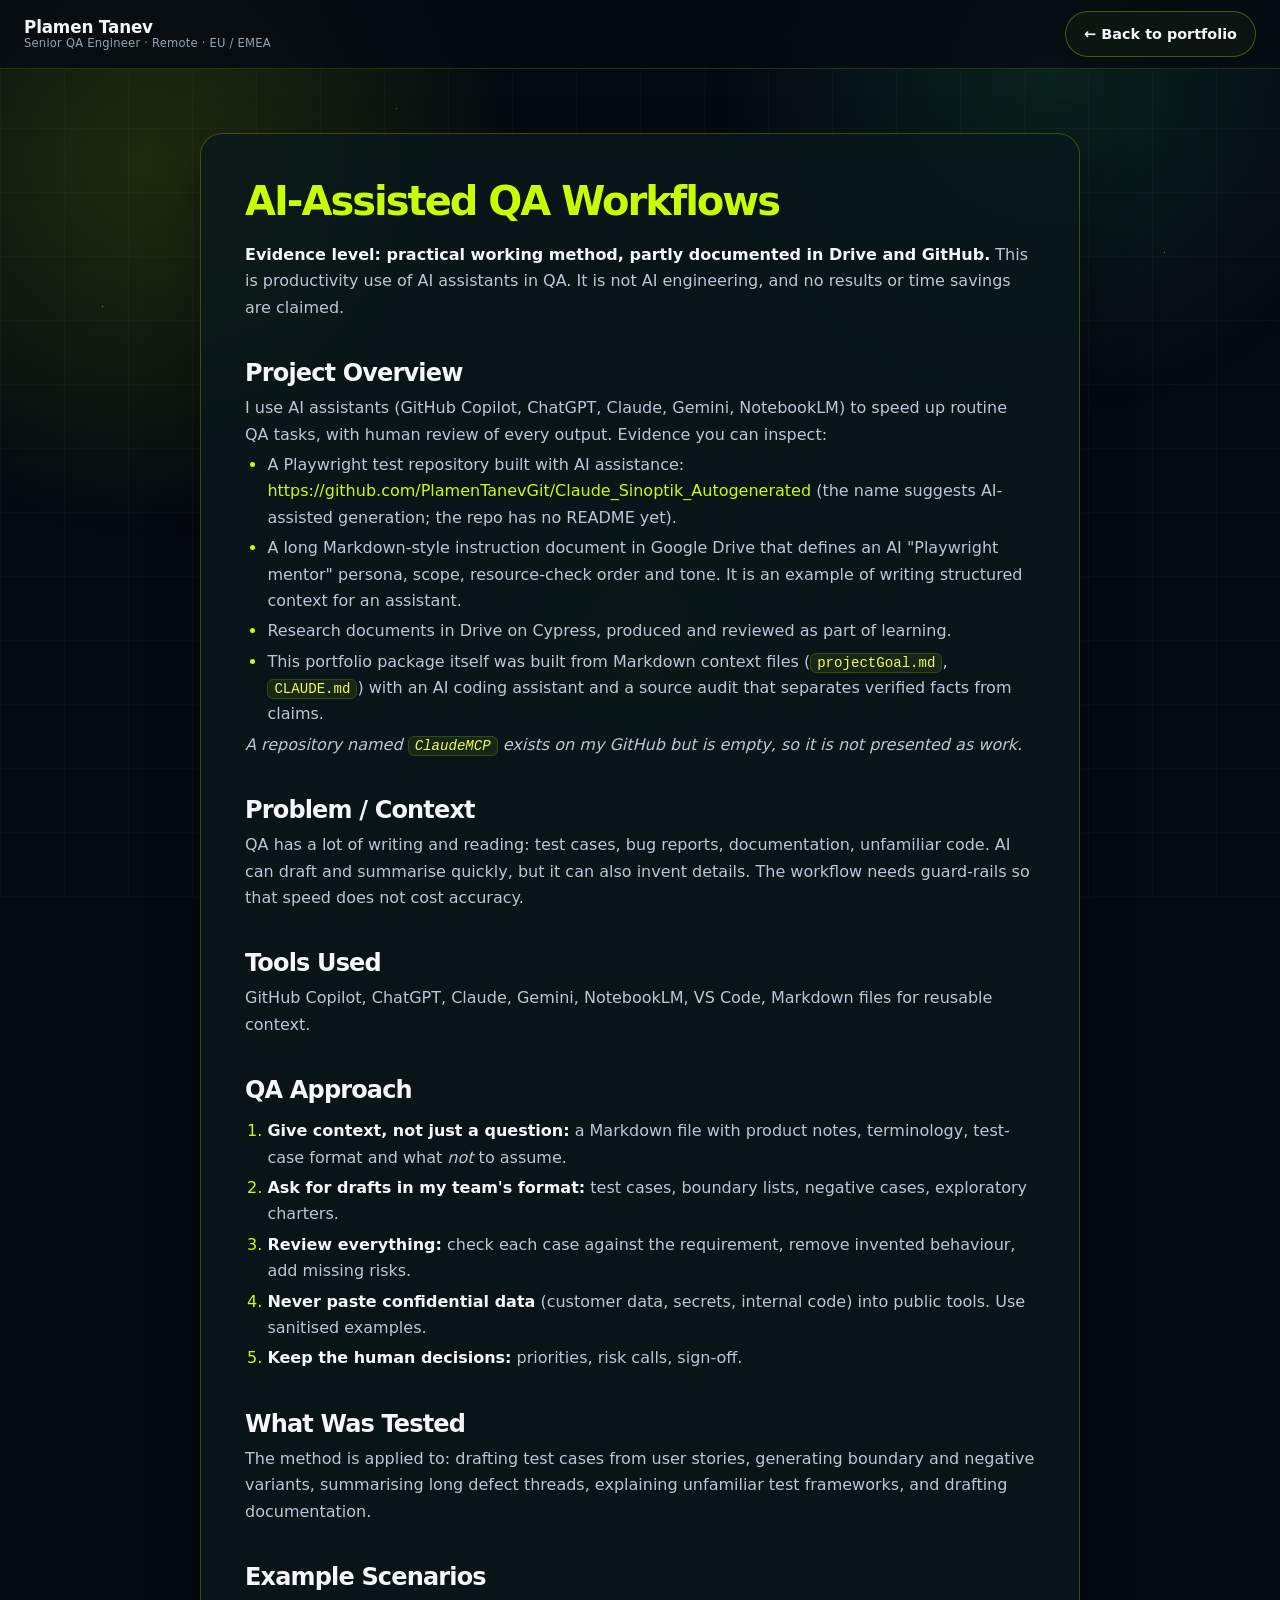
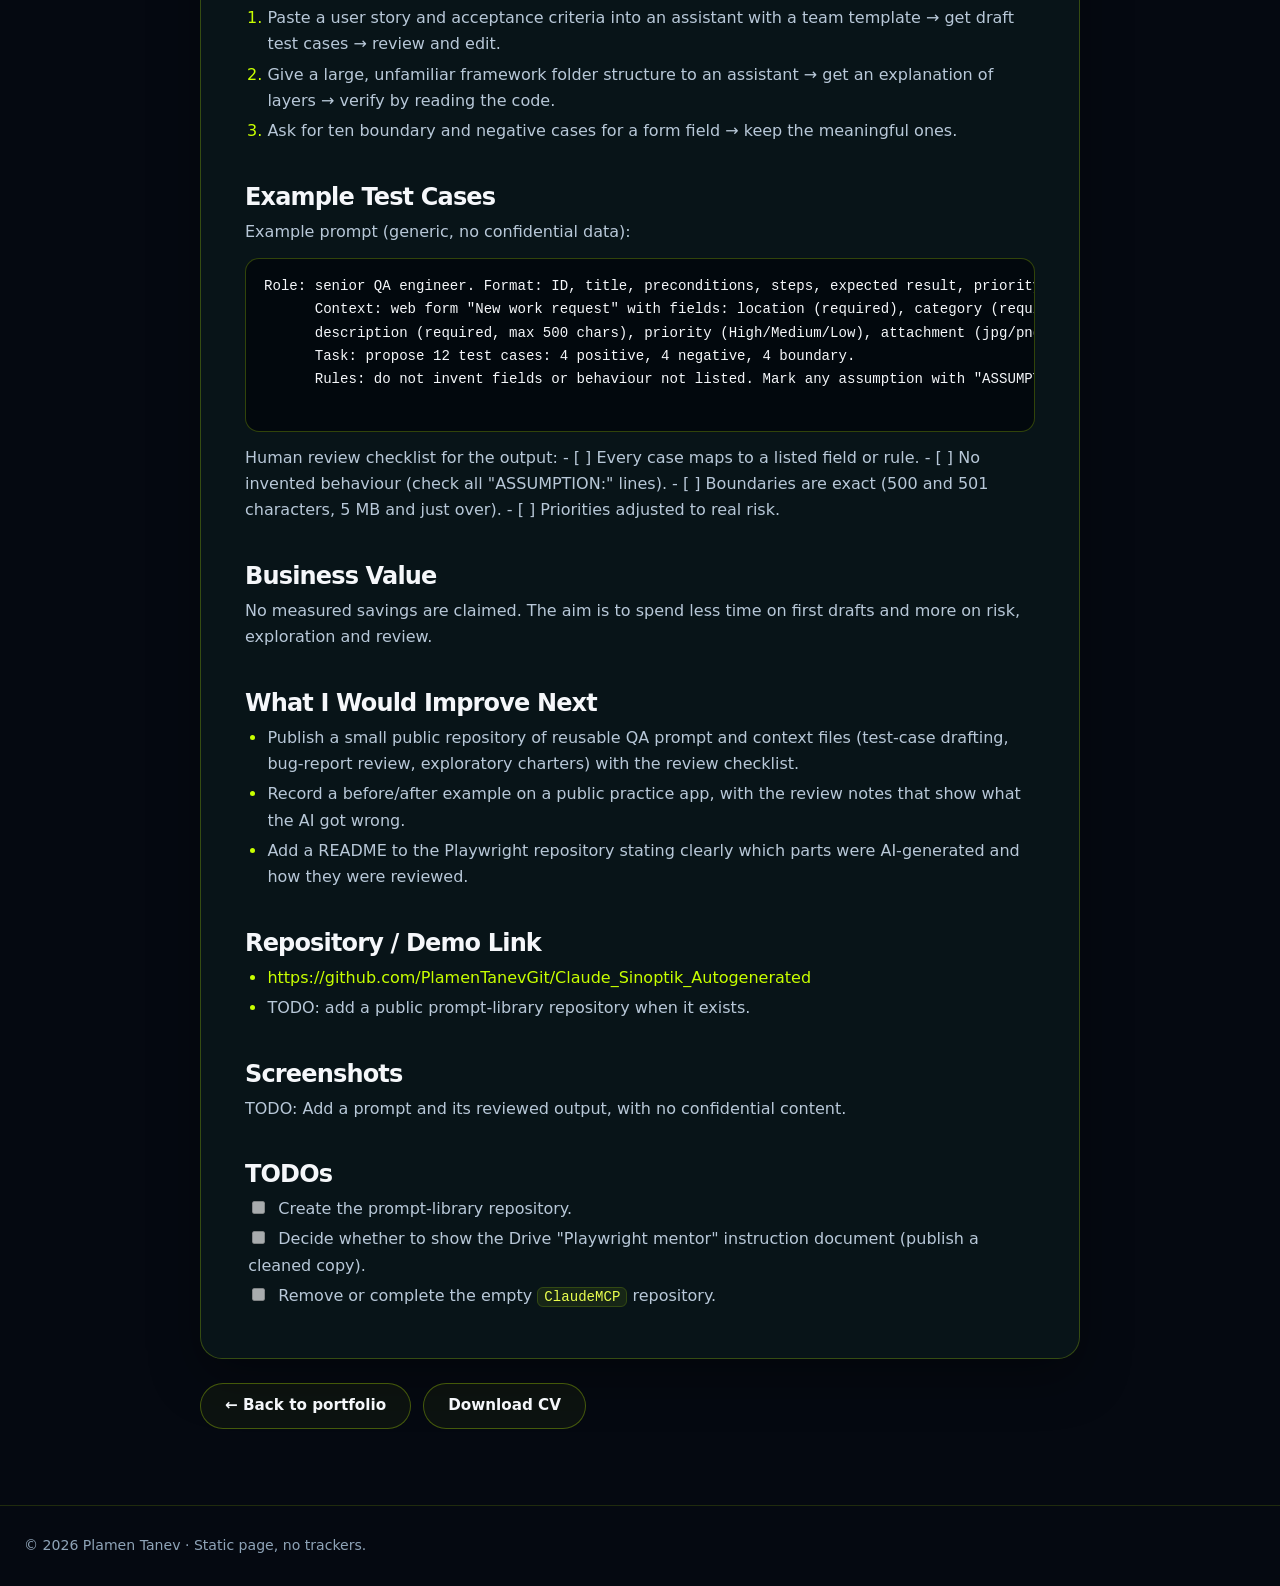
<file: career-package/portfolio/projects/ai-assisted-qa-workflows.html>
<!DOCTYPE html>
<html lang="en">
<head>
  <meta charset="utf-8">
  <meta name="viewport" content="width=device-width, initial-scale=1">
  <title>AI-Assisted QA Workflows | Plamen Tanev</title>
  <meta name="description" content="Evidence level: practical working method, partly documented in Drive and GitHub. This is productivity use of AI assistants in QA. It is not AI engineering, and no results or time savings are">
  <meta name="theme-color" content="#050911">
  <link rel="stylesheet" href="../style.css">
  <link rel="icon" href="data:image/svg+xml,%3Csvg xmlns='http://www.w3.org/2000/svg' viewBox='0 0 32 32'%3E%3Crect width='32' height='32' rx='7' fill='%23050911'/%3E%3Cpath d='M8 17l5 5 11-12' fill='none' stroke='%23c8ff00' stroke-width='3' stroke-linecap='round' stroke-linejoin='round'/%3E%3C/svg%3E">
</head>
<body>
  <header class="site-header">
    <div class="container nav">
      <a class="brand" href="../index.html" aria-label="Plamen Tanev, portfolio home">
        <span class="brand-name">Plamen Tanev</span>
        <span class="brand-role">Senior QA Engineer · Remote · EU / EMEA</span>
      </a>
      <a class="neon-button button-secondary doc-back" href="../index.html#projects">&larr; Back to portfolio</a>
    </div>
  </header>

  <main class="container doc">
    <article class="doc-body">
      <h1>AI-Assisted QA Workflows</h1>
      <p><strong>Evidence level: practical working method, partly documented in Drive and GitHub.</strong> This is productivity use of AI assistants in QA. It is not AI engineering, and no results or time savings are claimed.</p>
      <h2>Project Overview</h2>
      <p>I use AI assistants (GitHub Copilot, ChatGPT, Claude, Gemini, NotebookLM) to speed up routine QA tasks, with human review of every output. Evidence you can inspect:</p>
      <ul>
      <li>A Playwright test repository built with AI assistance: <a href="https://github.com/PlamenTanevGit/Claude_Sinoptik_Autogenerated" target="_blank" rel="noopener noreferrer">https://github.com/PlamenTanevGit/Claude_Sinoptik_Autogenerated</a> (the name suggests AI-assisted generation; the repo has no README yet).</li>
      <li>A long Markdown-style instruction document in Google Drive that defines an AI "Playwright mentor" persona, scope, resource-check order and tone. It is an example of writing structured context for an assistant.</li>
      <li>Research documents in Drive on Cypress, produced and reviewed as part of learning.</li>
      <li>This portfolio package itself was built from Markdown context files (<code>projectGoal.md</code>, <code>CLAUDE.md</code>) with an AI coding assistant and a source audit that separates verified facts from claims.</li>
      </ul>
      <p><em>A repository named <code>ClaudeMCP</code> exists on my GitHub but is empty, so it is not presented as work.</em></p>
      <h2>Problem / Context</h2>
      <p>QA has a lot of writing and reading: test cases, bug reports, documentation, unfamiliar code. AI can draft and summarise quickly, but it can also invent details. The workflow needs guard-rails so that speed does not cost accuracy.</p>
      <h2>Tools Used</h2>
      <p>GitHub Copilot, ChatGPT, Claude, Gemini, NotebookLM, VS Code, Markdown files for reusable context.</p>
      <h2>QA Approach</h2>
      <ol>
      <li><strong>Give context, not just a question:</strong> a Markdown file with product notes, terminology, test-case format and what <em>not</em> to assume.</li>
      <li><strong>Ask for drafts in my team's format:</strong> test cases, boundary lists, negative cases, exploratory charters.</li>
      <li><strong>Review everything:</strong> check each case against the requirement, remove invented behaviour, add missing risks.</li>
      <li><strong>Never paste confidential data</strong> (customer data, secrets, internal code) into public tools. Use sanitised examples.</li>
      <li><strong>Keep the human decisions:</strong> priorities, risk calls, sign-off.</li>
      </ol>
      <h2>What Was Tested</h2>
      <p>The method is applied to: drafting test cases from user stories, generating boundary and negative variants, summarising long defect threads, explaining unfamiliar test frameworks, and drafting documentation.</p>
      <h2>Example Scenarios</h2>
      <ol>
      <li>Paste a user story and acceptance criteria into an assistant with a team template → get draft test cases → review and edit.</li>
      <li>Give a large, unfamiliar framework folder structure to an assistant → get an explanation of layers → verify by reading the code.</li>
      <li>Ask for ten boundary and negative cases for a form field → keep the meaningful ones.</li>
      </ol>
      <h2>Example Test Cases</h2>
      <p>Example prompt (generic, no confidential data):</p>
      <pre><code class="language-text">Role: senior QA engineer. Format: ID, title, preconditions, steps, expected result, priority, type.
      Context: web form &quot;New work request&quot; with fields: location (required), category (required),
      description (required, max 500 chars), priority (High/Medium/Low), attachment (jpg/png/pdf, max 5 MB).
      Task: propose 12 test cases: 4 positive, 4 negative, 4 boundary.
      Rules: do not invent fields or behaviour not listed. Mark any assumption with &quot;ASSUMPTION:&quot;.
      </code></pre>
      <p>Human review checklist for the output:
      - [ ] Every case maps to a listed field or rule.
      - [ ] No invented behaviour (check all "ASSUMPTION:" lines).
      - [ ] Boundaries are exact (500 and 501 characters, 5 MB and just over).
      - [ ] Priorities adjusted to real risk.</p>
      <h2>Business Value</h2>
      <p>No measured savings are claimed. The aim is to spend less time on first drafts and more on risk, exploration and review.</p>
      <h2>What I Would Improve Next</h2>
      <ul>
      <li>Publish a small public repository of reusable QA prompt and context files (test-case drafting, bug-report review, exploratory charters) with the review checklist.</li>
      <li>Record a before/after example on a public practice app, with the review notes that show what the AI got wrong.</li>
      <li>Add a README to the Playwright repository stating clearly which parts were AI-generated and how they were reviewed.</li>
      </ul>
      <h2>Repository / Demo Link</h2>
      <ul>
      <li><a href="https://github.com/PlamenTanevGit/Claude_Sinoptik_Autogenerated" target="_blank" rel="noopener noreferrer">https://github.com/PlamenTanevGit/Claude_Sinoptik_Autogenerated</a></li>
      <li>TODO: add a public prompt-library repository when it exists.</li>
      </ul>
      <h2>Screenshots</h2>
      <p>TODO: Add a prompt and its reviewed output, with no confidential content.</p>
      <h2>TODOs</h2>
      <ul>
      <li class="task"><input type="checkbox" disabled> Create the prompt-library repository.</li>
      <li class="task"><input type="checkbox" disabled> Decide whether to show the Drive "Playwright mentor" instruction document (publish a cleaned copy).</li>
      <li class="task"><input type="checkbox" disabled> Remove or complete the empty <code>ClaudeMCP</code> repository.</li>
      </ul>
    </article>
    <p class="doc-foot"><a class="neon-button button-secondary" href="../index.html#projects">&larr; Back to portfolio</a>
      <a class="neon-button button-secondary" href="../PlamenTanevAiQA_Cv.pdf" download="PlamenTanevAiQA_Cv.pdf">Download CV</a></p>
  </main>

  <footer>
    <div class="container">&copy; 2026 Plamen Tanev · Static page, no trackers.</div>
  </footer>
</body>
</html>
</file>
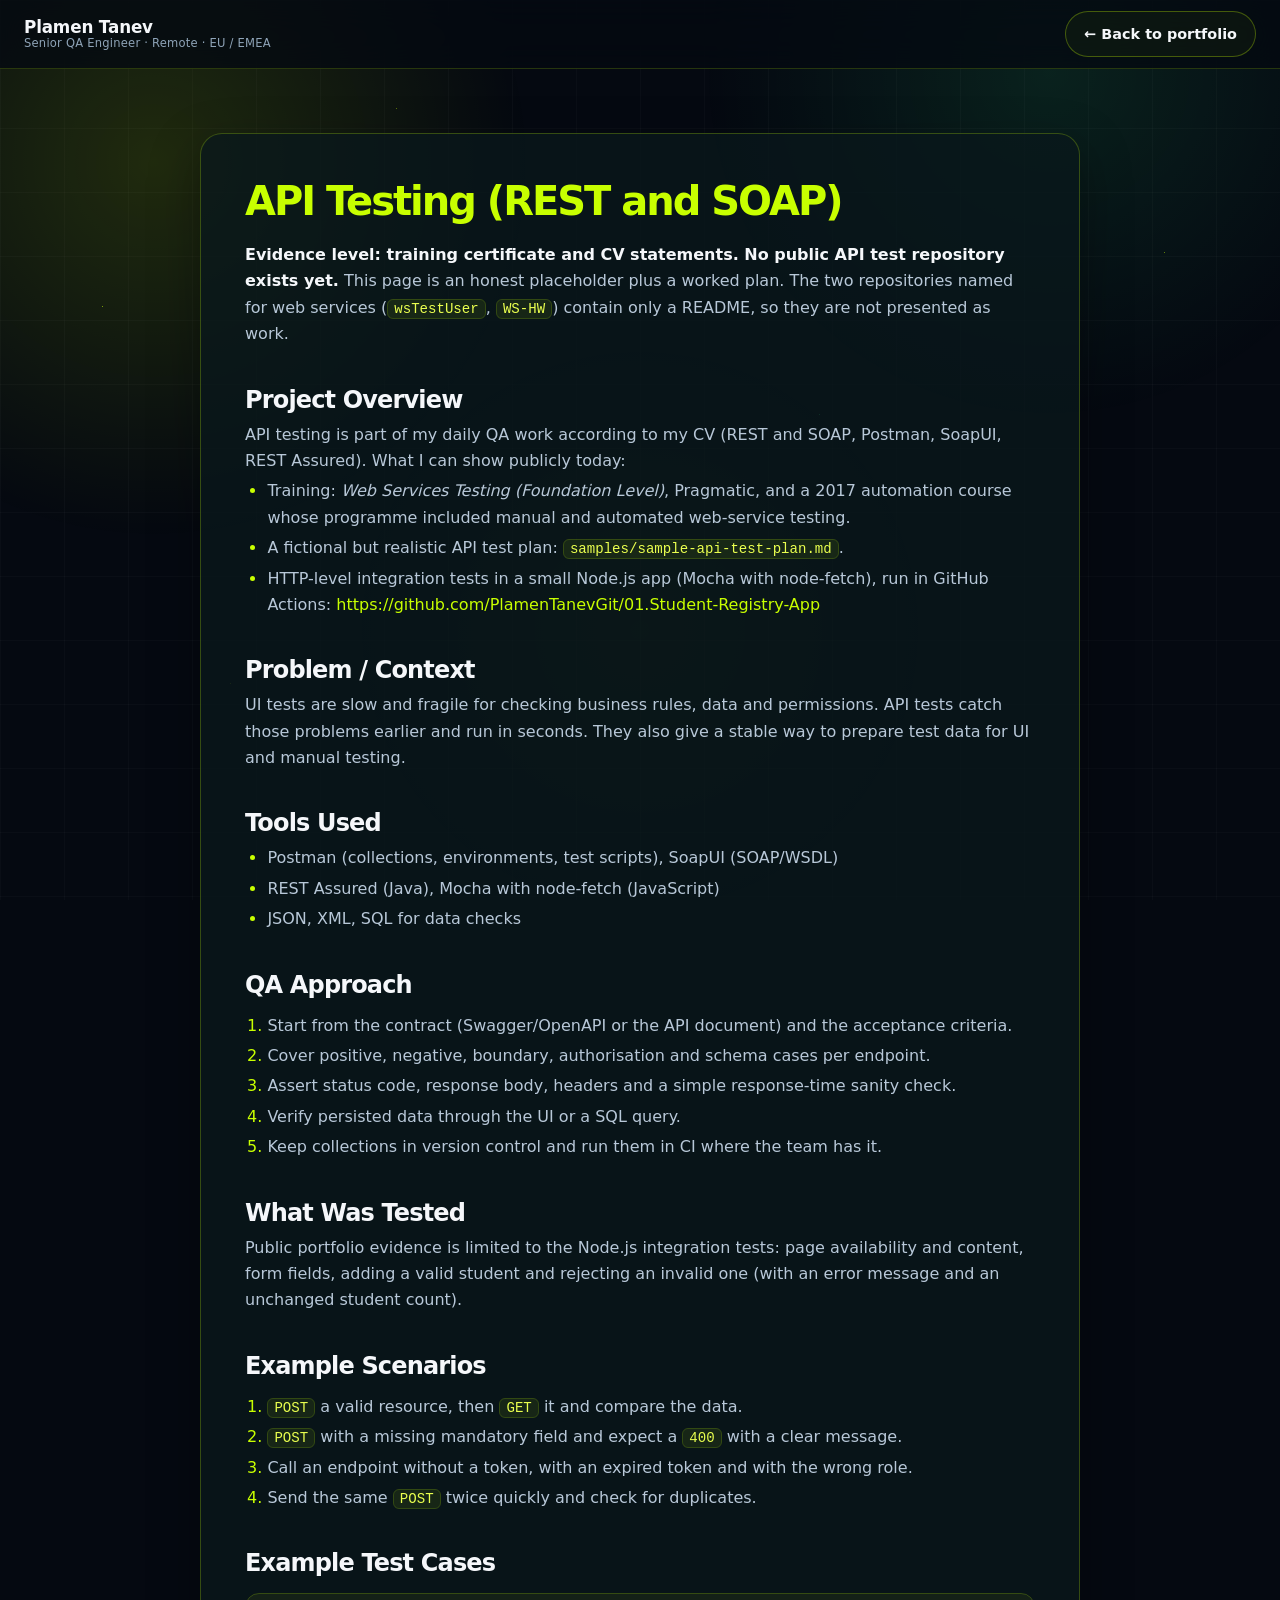
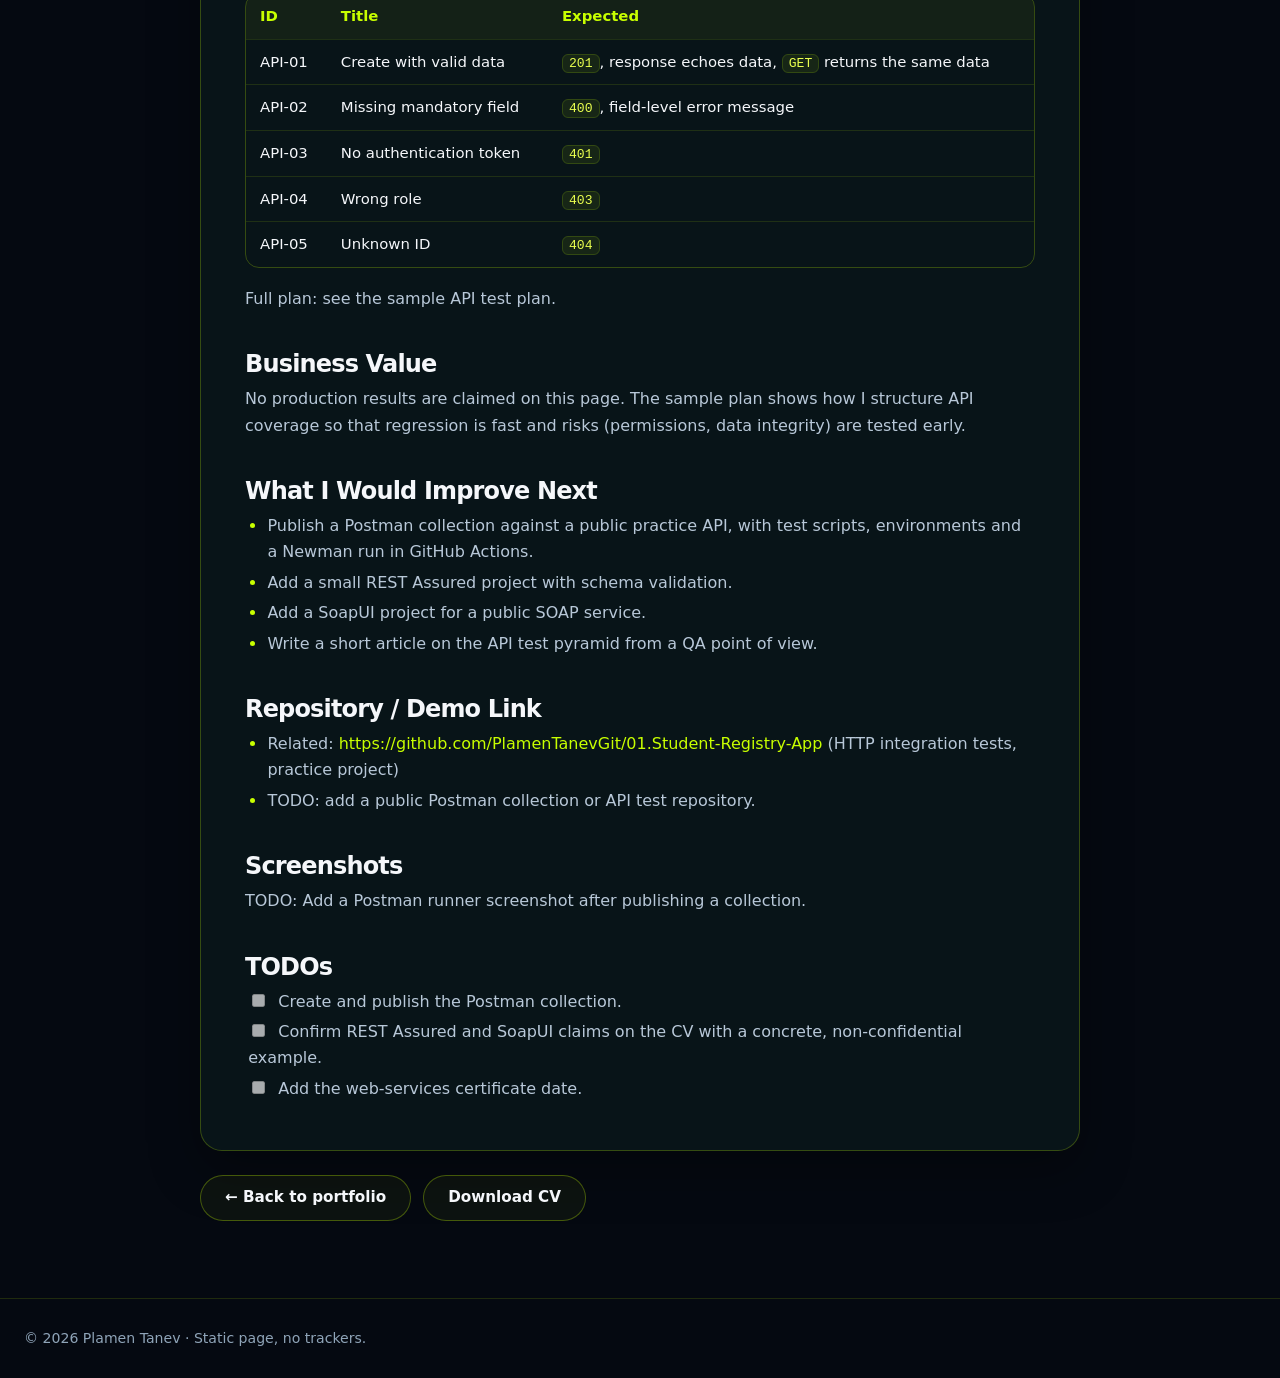
<file: career-package/portfolio/projects/api-testing.html>
<!DOCTYPE html>
<html lang="en">
<head>
  <meta charset="utf-8">
  <meta name="viewport" content="width=device-width, initial-scale=1">
  <title>API Testing (REST and SOAP) | Plamen Tanev</title>
  <meta name="description" content="Evidence level: training certificate and CV statements. No public API test repository exists yet. This page is an honest placeholder plus a worked plan. The two repositories named for web se">
  <meta name="theme-color" content="#050911">
  <link rel="stylesheet" href="../style.css">
  <link rel="icon" href="data:image/svg+xml,%3Csvg xmlns='http://www.w3.org/2000/svg' viewBox='0 0 32 32'%3E%3Crect width='32' height='32' rx='7' fill='%23050911'/%3E%3Cpath d='M8 17l5 5 11-12' fill='none' stroke='%23c8ff00' stroke-width='3' stroke-linecap='round' stroke-linejoin='round'/%3E%3C/svg%3E">
</head>
<body>
  <header class="site-header">
    <div class="container nav">
      <a class="brand" href="../index.html" aria-label="Plamen Tanev, portfolio home">
        <span class="brand-name">Plamen Tanev</span>
        <span class="brand-role">Senior QA Engineer · Remote · EU / EMEA</span>
      </a>
      <a class="neon-button button-secondary doc-back" href="../index.html#projects">&larr; Back to portfolio</a>
    </div>
  </header>

  <main class="container doc">
    <article class="doc-body">
      <h1>API Testing (REST and SOAP)</h1>
      <p><strong>Evidence level: training certificate and CV statements. No public API test repository exists yet.</strong> This page is an honest placeholder plus a worked plan. The two repositories named for web services (<code>wsTestUser</code>, <code>WS-HW</code>) contain only a README, so they are not presented as work.</p>
      <h2>Project Overview</h2>
      <p>API testing is part of my daily QA work according to my CV (REST and SOAP, Postman, SoapUI, REST Assured). What I can show publicly today:</p>
      <ul>
      <li>Training: <em>Web Services Testing (Foundation Level)</em>, Pragmatic, and a 2017 automation course whose programme included manual and automated web-service testing.</li>
      <li>A fictional but realistic API test plan: <a href="../samples/sample-api-test-plan.html"><code>samples/sample-api-test-plan.md</code></a>.</li>
      <li>HTTP-level integration tests in a small Node.js app (Mocha with node-fetch), run in GitHub Actions: <a href="https://github.com/PlamenTanevGit/01.Student-Registry-App" target="_blank" rel="noopener noreferrer">https://github.com/PlamenTanevGit/01.Student-Registry-App</a></li>
      </ul>
      <h2>Problem / Context</h2>
      <p>UI tests are slow and fragile for checking business rules, data and permissions. API tests catch those problems earlier and run in seconds. They also give a stable way to prepare test data for UI and manual testing.</p>
      <h2>Tools Used</h2>
      <ul>
      <li>Postman (collections, environments, test scripts), SoapUI (SOAP/WSDL)</li>
      <li>REST Assured (Java), Mocha with node-fetch (JavaScript)</li>
      <li>JSON, XML, SQL for data checks</li>
      </ul>
      <h2>QA Approach</h2>
      <ol>
      <li>Start from the contract (Swagger/OpenAPI or the API document) and the acceptance criteria.</li>
      <li>Cover positive, negative, boundary, authorisation and schema cases per endpoint.</li>
      <li>Assert status code, response body, headers and a simple response-time sanity check.</li>
      <li>Verify persisted data through the UI or a SQL query.</li>
      <li>Keep collections in version control and run them in CI where the team has it.</li>
      </ol>
      <h2>What Was Tested</h2>
      <p>Public portfolio evidence is limited to the Node.js integration tests: page availability and content, form fields, adding a valid student and rejecting an invalid one (with an error message and an unchanged student count).</p>
      <h2>Example Scenarios</h2>
      <ol>
      <li><code>POST</code> a valid resource, then <code>GET</code> it and compare the data.</li>
      <li><code>POST</code> with a missing mandatory field and expect a <code>400</code> with a clear message.</li>
      <li>Call an endpoint without a token, with an expired token and with the wrong role.</li>
      <li>Send the same <code>POST</code> twice quickly and check for duplicates.</li>
      </ol>
      <h2>Example Test Cases</h2>
      <div class="table-wrap"><table>
      <thead>
      <tr>
      <th>ID</th>
      <th>Title</th>
      <th>Expected</th>
      </tr>
      </thead>
      <tbody>
      <tr>
      <td>API-01</td>
      <td>Create with valid data</td>
      <td><code>201</code>, response echoes data, <code>GET</code> returns the same data</td>
      </tr>
      <tr>
      <td>API-02</td>
      <td>Missing mandatory field</td>
      <td><code>400</code>, field-level error message</td>
      </tr>
      <tr>
      <td>API-03</td>
      <td>No authentication token</td>
      <td><code>401</code></td>
      </tr>
      <tr>
      <td>API-04</td>
      <td>Wrong role</td>
      <td><code>403</code></td>
      </tr>
      <tr>
      <td>API-05</td>
      <td>Unknown ID</td>
      <td><code>404</code></td>
      </tr>
      </tbody>
      </table></div>
      <p>Full plan: see the sample API test plan.</p>
      <h2>Business Value</h2>
      <p>No production results are claimed on this page. The sample plan shows how I structure API coverage so that regression is fast and risks (permissions, data integrity) are tested early.</p>
      <h2>What I Would Improve Next</h2>
      <ul>
      <li>Publish a Postman collection against a public practice API, with test scripts, environments and a Newman run in GitHub Actions.</li>
      <li>Add a small REST Assured project with schema validation.</li>
      <li>Add a SoapUI project for a public SOAP service.</li>
      <li>Write a short article on the API test pyramid from a QA point of view.</li>
      </ul>
      <h2>Repository / Demo Link</h2>
      <ul>
      <li>Related: <a href="https://github.com/PlamenTanevGit/01.Student-Registry-App" target="_blank" rel="noopener noreferrer">https://github.com/PlamenTanevGit/01.Student-Registry-App</a> (HTTP integration tests, practice project)</li>
      <li>TODO: add a public Postman collection or API test repository.</li>
      </ul>
      <h2>Screenshots</h2>
      <p>TODO: Add a Postman runner screenshot after publishing a collection.</p>
      <h2>TODOs</h2>
      <ul>
      <li class="task"><input type="checkbox" disabled> Create and publish the Postman collection.</li>
      <li class="task"><input type="checkbox" disabled> Confirm REST Assured and SoapUI claims on the CV with a concrete, non-confidential example.</li>
      <li class="task"><input type="checkbox" disabled> Add the web-services certificate date.</li>
      </ul>
    </article>
    <p class="doc-foot"><a class="neon-button button-secondary" href="../index.html#projects">&larr; Back to portfolio</a>
      <a class="neon-button button-secondary" href="../PlamenTanevAiQA_Cv.pdf" download="PlamenTanevAiQA_Cv.pdf">Download CV</a></p>
  </main>

  <footer>
    <div class="container">&copy; 2026 Plamen Tanev · Static page, no trackers.</div>
  </footer>
</body>
</html>
</file>
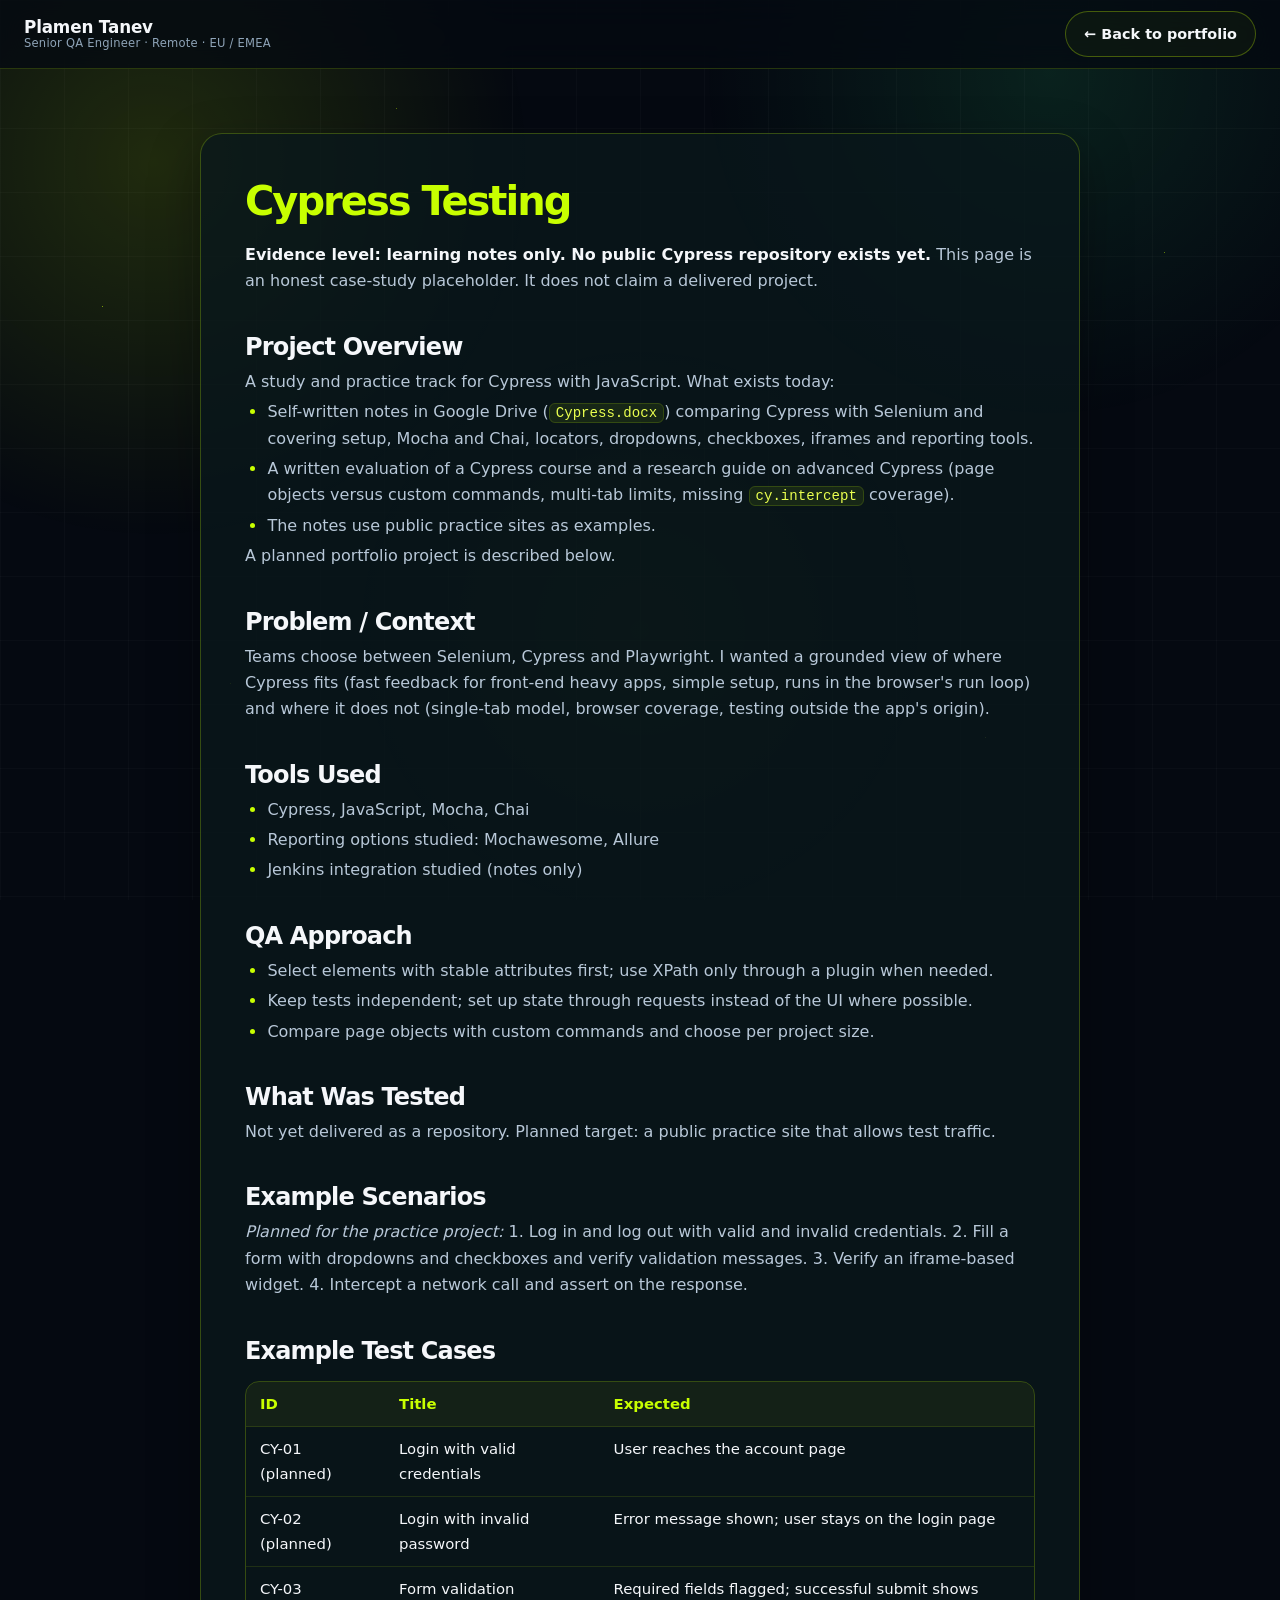
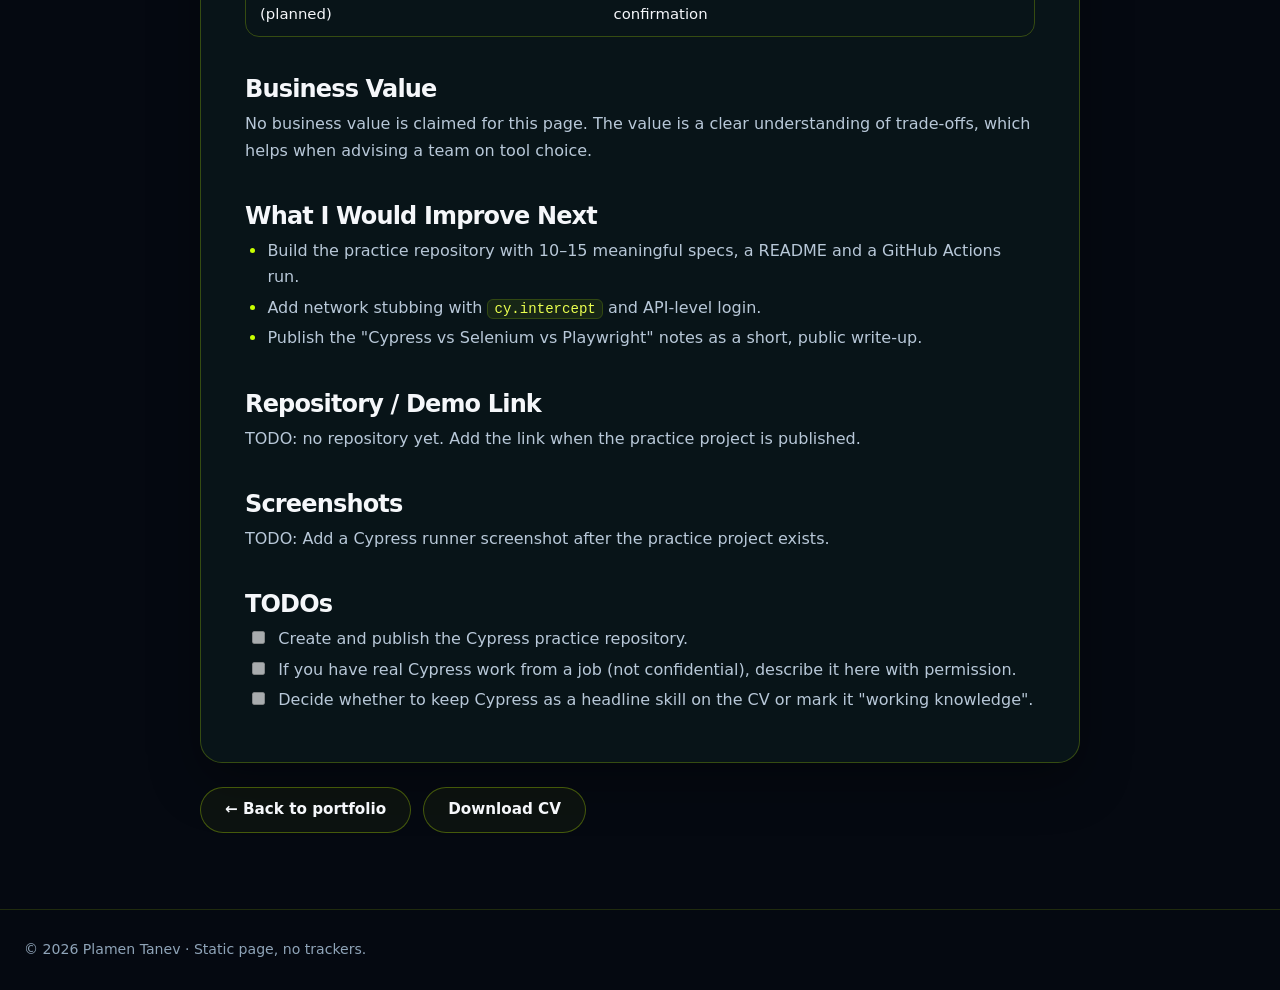
<file: career-package/portfolio/projects/cypress-testing.html>
<!DOCTYPE html>
<html lang="en">
<head>
  <meta charset="utf-8">
  <meta name="viewport" content="width=device-width, initial-scale=1">
  <title>Cypress Testing | Plamen Tanev</title>
  <meta name="description" content="Evidence level: learning notes only. No public Cypress repository exists yet. This page is an honest case-study placeholder. It does not claim a delivered project.">
  <meta name="theme-color" content="#050911">
  <link rel="stylesheet" href="../style.css">
  <link rel="icon" href="data:image/svg+xml,%3Csvg xmlns='http://www.w3.org/2000/svg' viewBox='0 0 32 32'%3E%3Crect width='32' height='32' rx='7' fill='%23050911'/%3E%3Cpath d='M8 17l5 5 11-12' fill='none' stroke='%23c8ff00' stroke-width='3' stroke-linecap='round' stroke-linejoin='round'/%3E%3C/svg%3E">
</head>
<body>
  <header class="site-header">
    <div class="container nav">
      <a class="brand" href="../index.html" aria-label="Plamen Tanev, portfolio home">
        <span class="brand-name">Plamen Tanev</span>
        <span class="brand-role">Senior QA Engineer · Remote · EU / EMEA</span>
      </a>
      <a class="neon-button button-secondary doc-back" href="../index.html#projects">&larr; Back to portfolio</a>
    </div>
  </header>

  <main class="container doc">
    <article class="doc-body">
      <h1>Cypress Testing</h1>
      <p><strong>Evidence level: learning notes only. No public Cypress repository exists yet.</strong> This page is an honest case-study placeholder. It does not claim a delivered project.</p>
      <h2>Project Overview</h2>
      <p>A study and practice track for Cypress with JavaScript. What exists today:</p>
      <ul>
      <li>Self-written notes in Google Drive (<code>Cypress.docx</code>) comparing Cypress with Selenium and covering setup, Mocha and Chai, locators, dropdowns, checkboxes, iframes and reporting tools.</li>
      <li>A written evaluation of a Cypress course and a research guide on advanced Cypress (page objects versus custom commands, multi-tab limits, missing <code>cy.intercept</code> coverage).</li>
      <li>The notes use public practice sites as examples.</li>
      </ul>
      <p>A planned portfolio project is described below.</p>
      <h2>Problem / Context</h2>
      <p>Teams choose between Selenium, Cypress and Playwright. I wanted a grounded view of where Cypress fits (fast feedback for front-end heavy apps, simple setup, runs in the browser's run loop) and where it does not (single-tab model, browser coverage, testing outside the app's origin).</p>
      <h2>Tools Used</h2>
      <ul>
      <li>Cypress, JavaScript, Mocha, Chai</li>
      <li>Reporting options studied: Mochawesome, Allure</li>
      <li>Jenkins integration studied (notes only)</li>
      </ul>
      <h2>QA Approach</h2>
      <ul>
      <li>Select elements with stable attributes first; use XPath only through a plugin when needed.</li>
      <li>Keep tests independent; set up state through requests instead of the UI where possible.</li>
      <li>Compare page objects with custom commands and choose per project size.</li>
      </ul>
      <h2>What Was Tested</h2>
      <p>Not yet delivered as a repository. Planned target: a public practice site that allows test traffic.</p>
      <h2>Example Scenarios</h2>
      <p><em>Planned for the practice project:</em>
      1. Log in and log out with valid and invalid credentials.
      2. Fill a form with dropdowns and checkboxes and verify validation messages.
      3. Verify an iframe-based widget.
      4. Intercept a network call and assert on the response.</p>
      <h2>Example Test Cases</h2>
      <div class="table-wrap"><table>
      <thead>
      <tr>
      <th>ID</th>
      <th>Title</th>
      <th>Expected</th>
      </tr>
      </thead>
      <tbody>
      <tr>
      <td>CY-01 (planned)</td>
      <td>Login with valid credentials</td>
      <td>User reaches the account page</td>
      </tr>
      <tr>
      <td>CY-02 (planned)</td>
      <td>Login with invalid password</td>
      <td>Error message shown; user stays on the login page</td>
      </tr>
      <tr>
      <td>CY-03 (planned)</td>
      <td>Form validation</td>
      <td>Required fields flagged; successful submit shows confirmation</td>
      </tr>
      </tbody>
      </table></div>
      <h2>Business Value</h2>
      <p>No business value is claimed for this page. The value is a clear understanding of trade-offs, which helps when advising a team on tool choice.</p>
      <h2>What I Would Improve Next</h2>
      <ul>
      <li>Build the practice repository with 10–15 meaningful specs, a README and a GitHub Actions run.</li>
      <li>Add network stubbing with <code>cy.intercept</code> and API-level login.</li>
      <li>Publish the "Cypress vs Selenium vs Playwright" notes as a short, public write-up.</li>
      </ul>
      <h2>Repository / Demo Link</h2>
      <p>TODO: no repository yet. Add the link when the practice project is published.</p>
      <h2>Screenshots</h2>
      <p>TODO: Add a Cypress runner screenshot after the practice project exists.</p>
      <h2>TODOs</h2>
      <ul>
      <li class="task"><input type="checkbox" disabled> Create and publish the Cypress practice repository.</li>
      <li class="task"><input type="checkbox" disabled> If you have real Cypress work from a job (not confidential), describe it here with permission.</li>
      <li class="task"><input type="checkbox" disabled> Decide whether to keep Cypress as a headline skill on the CV or mark it "working knowledge".</li>
      </ul>
    </article>
    <p class="doc-foot"><a class="neon-button button-secondary" href="../index.html#projects">&larr; Back to portfolio</a>
      <a class="neon-button button-secondary" href="../PlamenTanevAiQA_Cv.pdf" download="PlamenTanevAiQA_Cv.pdf">Download CV</a></p>
  </main>

  <footer>
    <div class="container">&copy; 2026 Plamen Tanev · Static page, no trackers.</div>
  </footer>
</body>
</html>
</file>
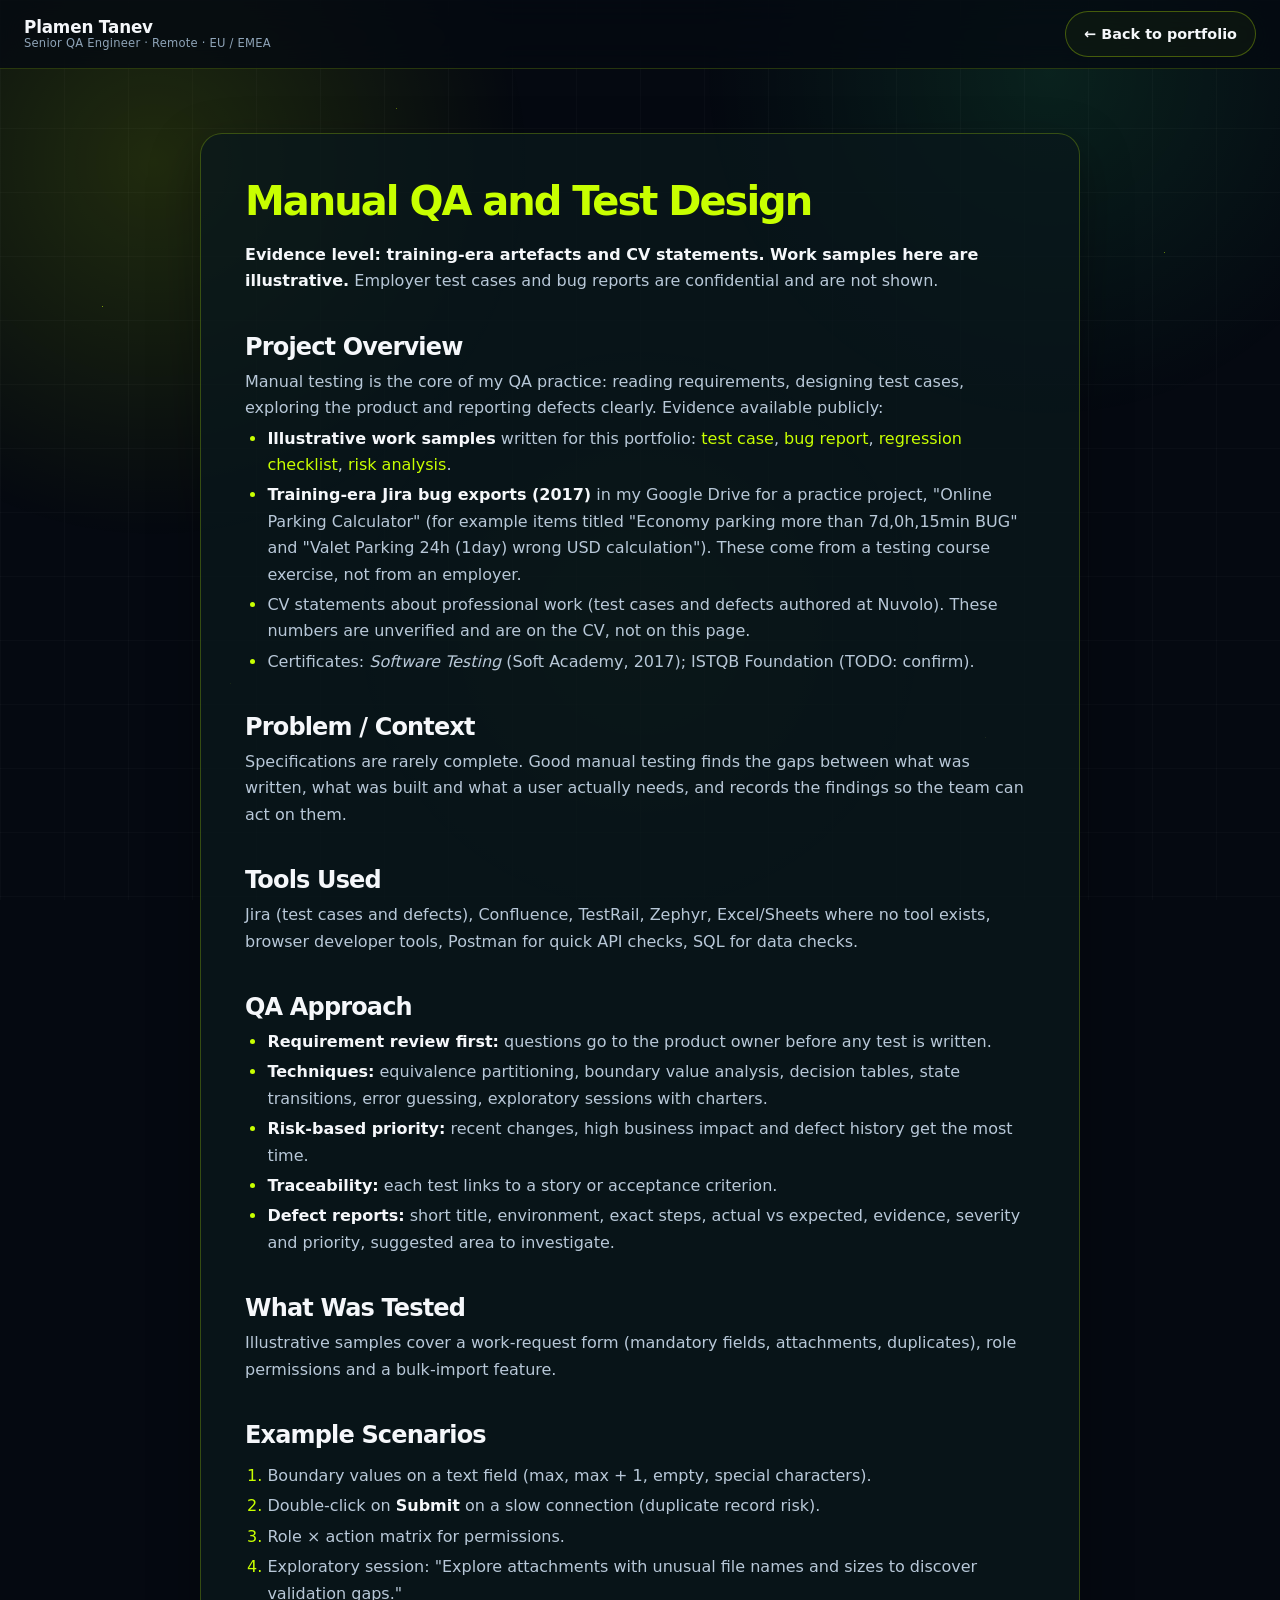
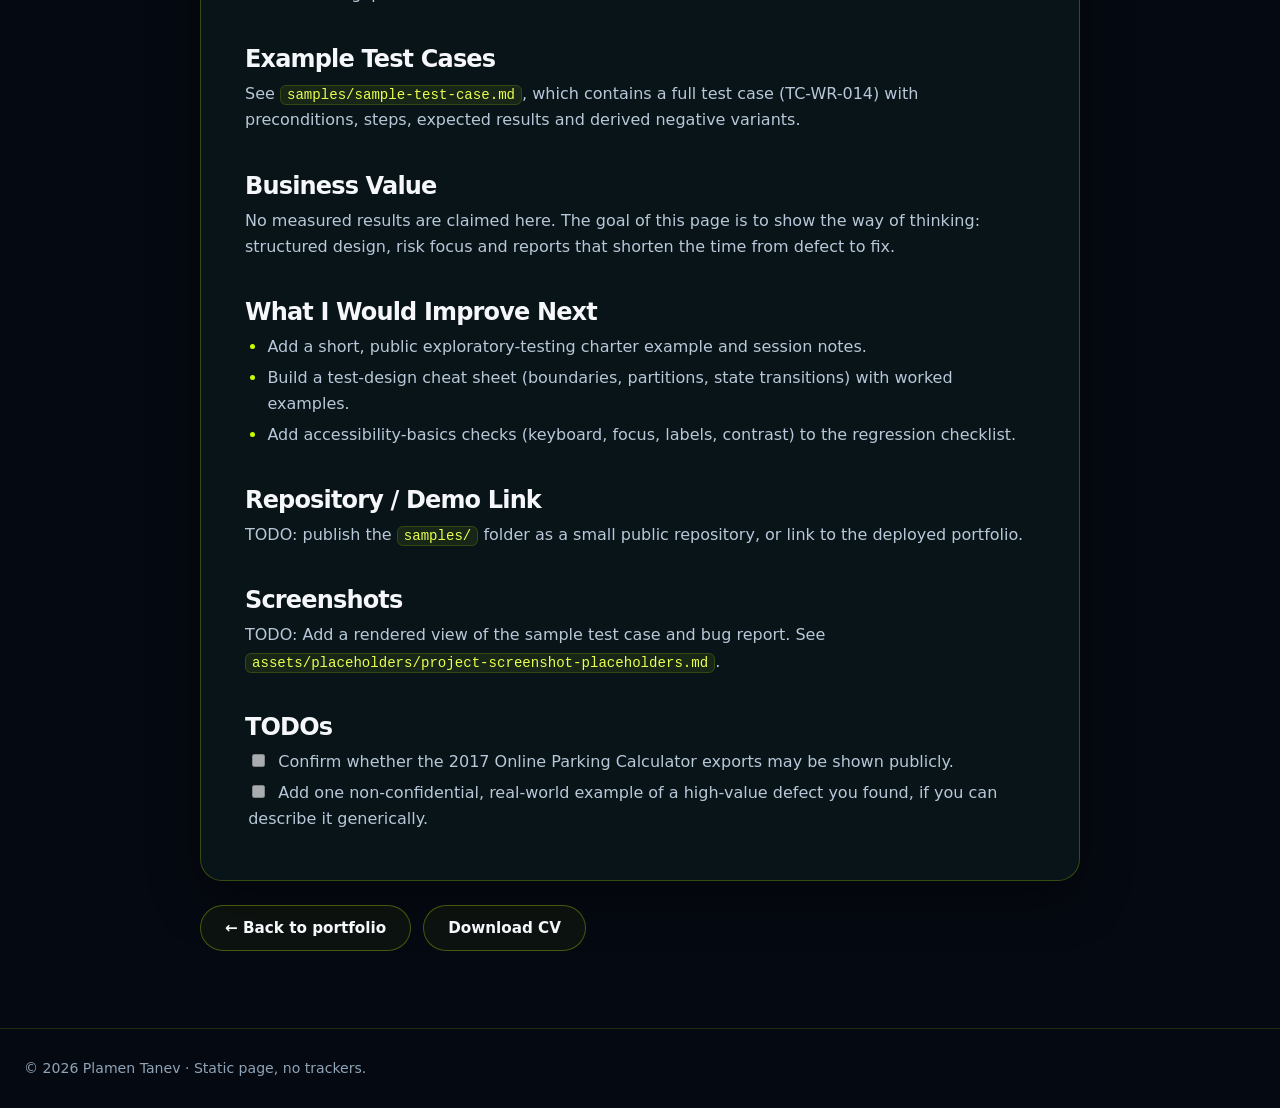
<file: career-package/portfolio/projects/manual-qa-test-design.html>
<!DOCTYPE html>
<html lang="en">
<head>
  <meta charset="utf-8">
  <meta name="viewport" content="width=device-width, initial-scale=1">
  <title>Manual QA and Test Design | Plamen Tanev</title>
  <meta name="description" content="Evidence level: training-era artefacts and CV statements. Work samples here are illustrative. Employer test cases and bug reports are confidential and are not shown.">
  <meta name="theme-color" content="#050911">
  <link rel="stylesheet" href="../style.css">
  <link rel="icon" href="data:image/svg+xml,%3Csvg xmlns='http://www.w3.org/2000/svg' viewBox='0 0 32 32'%3E%3Crect width='32' height='32' rx='7' fill='%23050911'/%3E%3Cpath d='M8 17l5 5 11-12' fill='none' stroke='%23c8ff00' stroke-width='3' stroke-linecap='round' stroke-linejoin='round'/%3E%3C/svg%3E">
</head>
<body>
  <header class="site-header">
    <div class="container nav">
      <a class="brand" href="../index.html" aria-label="Plamen Tanev, portfolio home">
        <span class="brand-name">Plamen Tanev</span>
        <span class="brand-role">Senior QA Engineer · Remote · EU / EMEA</span>
      </a>
      <a class="neon-button button-secondary doc-back" href="../index.html#projects">&larr; Back to portfolio</a>
    </div>
  </header>

  <main class="container doc">
    <article class="doc-body">
      <h1>Manual QA and Test Design</h1>
      <p><strong>Evidence level: training-era artefacts and CV statements. Work samples here are illustrative.</strong> Employer test cases and bug reports are confidential and are not shown.</p>
      <h2>Project Overview</h2>
      <p>Manual testing is the core of my QA practice: reading requirements, designing test cases, exploring the product and reporting defects clearly. Evidence available publicly:</p>
      <ul>
      <li><strong>Illustrative work samples</strong> written for this portfolio: <a href="../samples/sample-test-case.html">test case</a>, <a href="../samples/sample-bug-report.html">bug report</a>, <a href="../samples/sample-regression-checklist.html">regression checklist</a>, <a href="../samples/sample-qa-risk-analysis.html">risk analysis</a>.</li>
      <li><strong>Training-era Jira bug exports (2017)</strong> in my Google Drive for a practice project, "Online Parking Calculator" (for example items titled "Economy parking more than 7d,0h,15min BUG" and "Valet Parking 24h (1day) wrong USD calculation"). These come from a testing course exercise, not from an employer.</li>
      <li>CV statements about professional work (test cases and defects authored at Nuvolo). These numbers are unverified and are on the CV, not on this page.</li>
      <li>Certificates: <em>Software Testing</em> (Soft Academy, 2017); ISTQB Foundation (TODO: confirm).</li>
      </ul>
      <h2>Problem / Context</h2>
      <p>Specifications are rarely complete. Good manual testing finds the gaps between what was written, what was built and what a user actually needs, and records the findings so the team can act on them.</p>
      <h2>Tools Used</h2>
      <p>Jira (test cases and defects), Confluence, TestRail, Zephyr, Excel/Sheets where no tool exists, browser developer tools, Postman for quick API checks, SQL for data checks.</p>
      <h2>QA Approach</h2>
      <ul>
      <li><strong>Requirement review first:</strong> questions go to the product owner before any test is written.</li>
      <li><strong>Techniques:</strong> equivalence partitioning, boundary value analysis, decision tables, state transitions, error guessing, exploratory sessions with charters.</li>
      <li><strong>Risk-based priority:</strong> recent changes, high business impact and defect history get the most time.</li>
      <li><strong>Traceability:</strong> each test links to a story or acceptance criterion.</li>
      <li><strong>Defect reports:</strong> short title, environment, exact steps, actual vs expected, evidence, severity and priority, suggested area to investigate.</li>
      </ul>
      <h2>What Was Tested</h2>
      <p>Illustrative samples cover a work-request form (mandatory fields, attachments, duplicates), role permissions and a bulk-import feature.</p>
      <h2>Example Scenarios</h2>
      <ol>
      <li>Boundary values on a text field (max, max + 1, empty, special characters).</li>
      <li>Double-click on <strong>Submit</strong> on a slow connection (duplicate record risk).</li>
      <li>Role × action matrix for permissions.</li>
      <li>Exploratory session: "Explore attachments with unusual file names and sizes to discover validation gaps."</li>
      </ol>
      <h2>Example Test Cases</h2>
      <p>See <a href="../samples/sample-test-case.html"><code>samples/sample-test-case.md</code></a>, which contains a full test case (TC-WR-014) with preconditions, steps, expected results and derived negative variants.</p>
      <h2>Business Value</h2>
      <p>No measured results are claimed here. The goal of this page is to show the way of thinking: structured design, risk focus and reports that shorten the time from defect to fix.</p>
      <h2>What I Would Improve Next</h2>
      <ul>
      <li>Add a short, public exploratory-testing charter example and session notes.</li>
      <li>Build a test-design cheat sheet (boundaries, partitions, state transitions) with worked examples.</li>
      <li>Add accessibility-basics checks (keyboard, focus, labels, contrast) to the regression checklist.</li>
      </ul>
      <h2>Repository / Demo Link</h2>
      <p>TODO: publish the <code>samples/</code> folder as a small public repository, or link to the deployed portfolio.</p>
      <h2>Screenshots</h2>
      <p>TODO: Add a rendered view of the sample test case and bug report. See <code>assets/placeholders/project-screenshot-placeholders.md</code>.</p>
      <h2>TODOs</h2>
      <ul>
      <li class="task"><input type="checkbox" disabled> Confirm whether the 2017 Online Parking Calculator exports may be shown publicly.</li>
      <li class="task"><input type="checkbox" disabled> Add one non-confidential, real-world example of a high-value defect you found, if you can describe it generically.</li>
      </ul>
    </article>
    <p class="doc-foot"><a class="neon-button button-secondary" href="../index.html#projects">&larr; Back to portfolio</a>
      <a class="neon-button button-secondary" href="../PlamenTanevAiQA_Cv.pdf" download="PlamenTanevAiQA_Cv.pdf">Download CV</a></p>
  </main>

  <footer>
    <div class="container">&copy; 2026 Plamen Tanev · Static page, no trackers.</div>
  </footer>
</body>
</html>
</file>
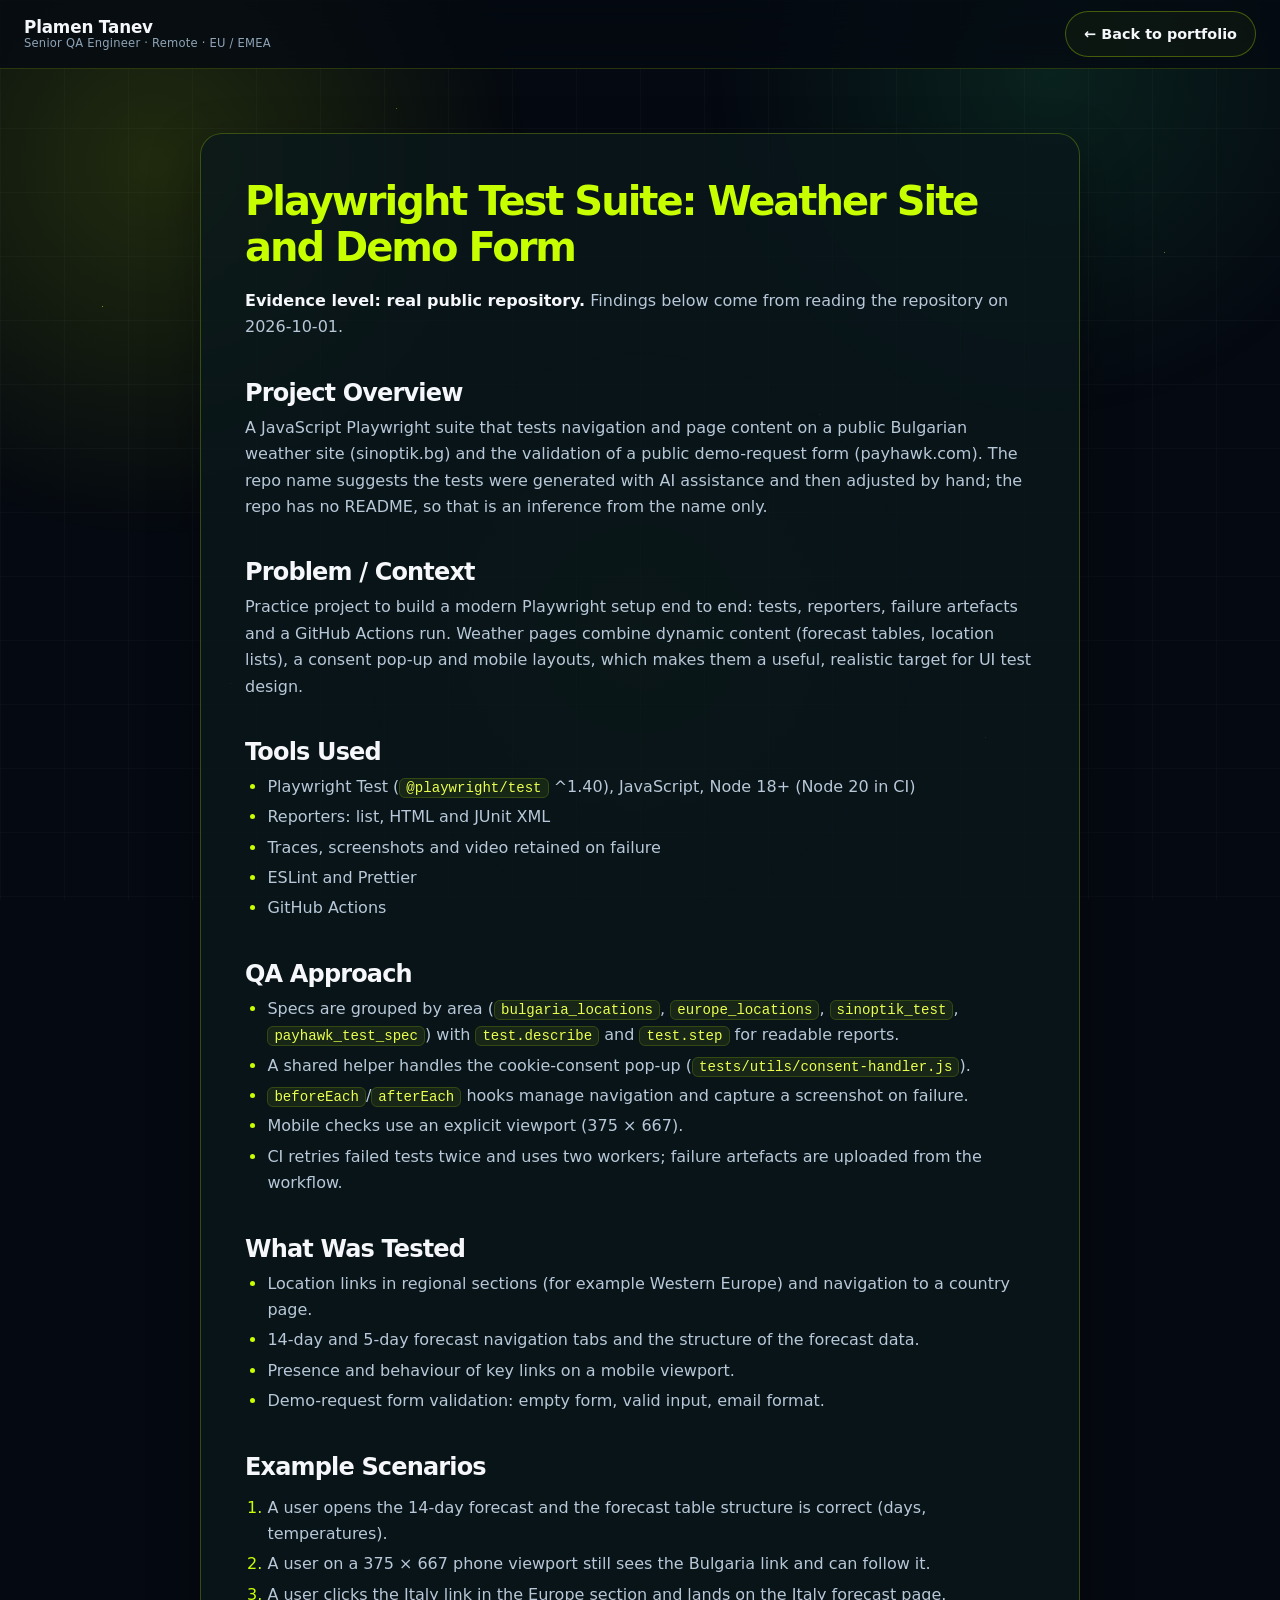
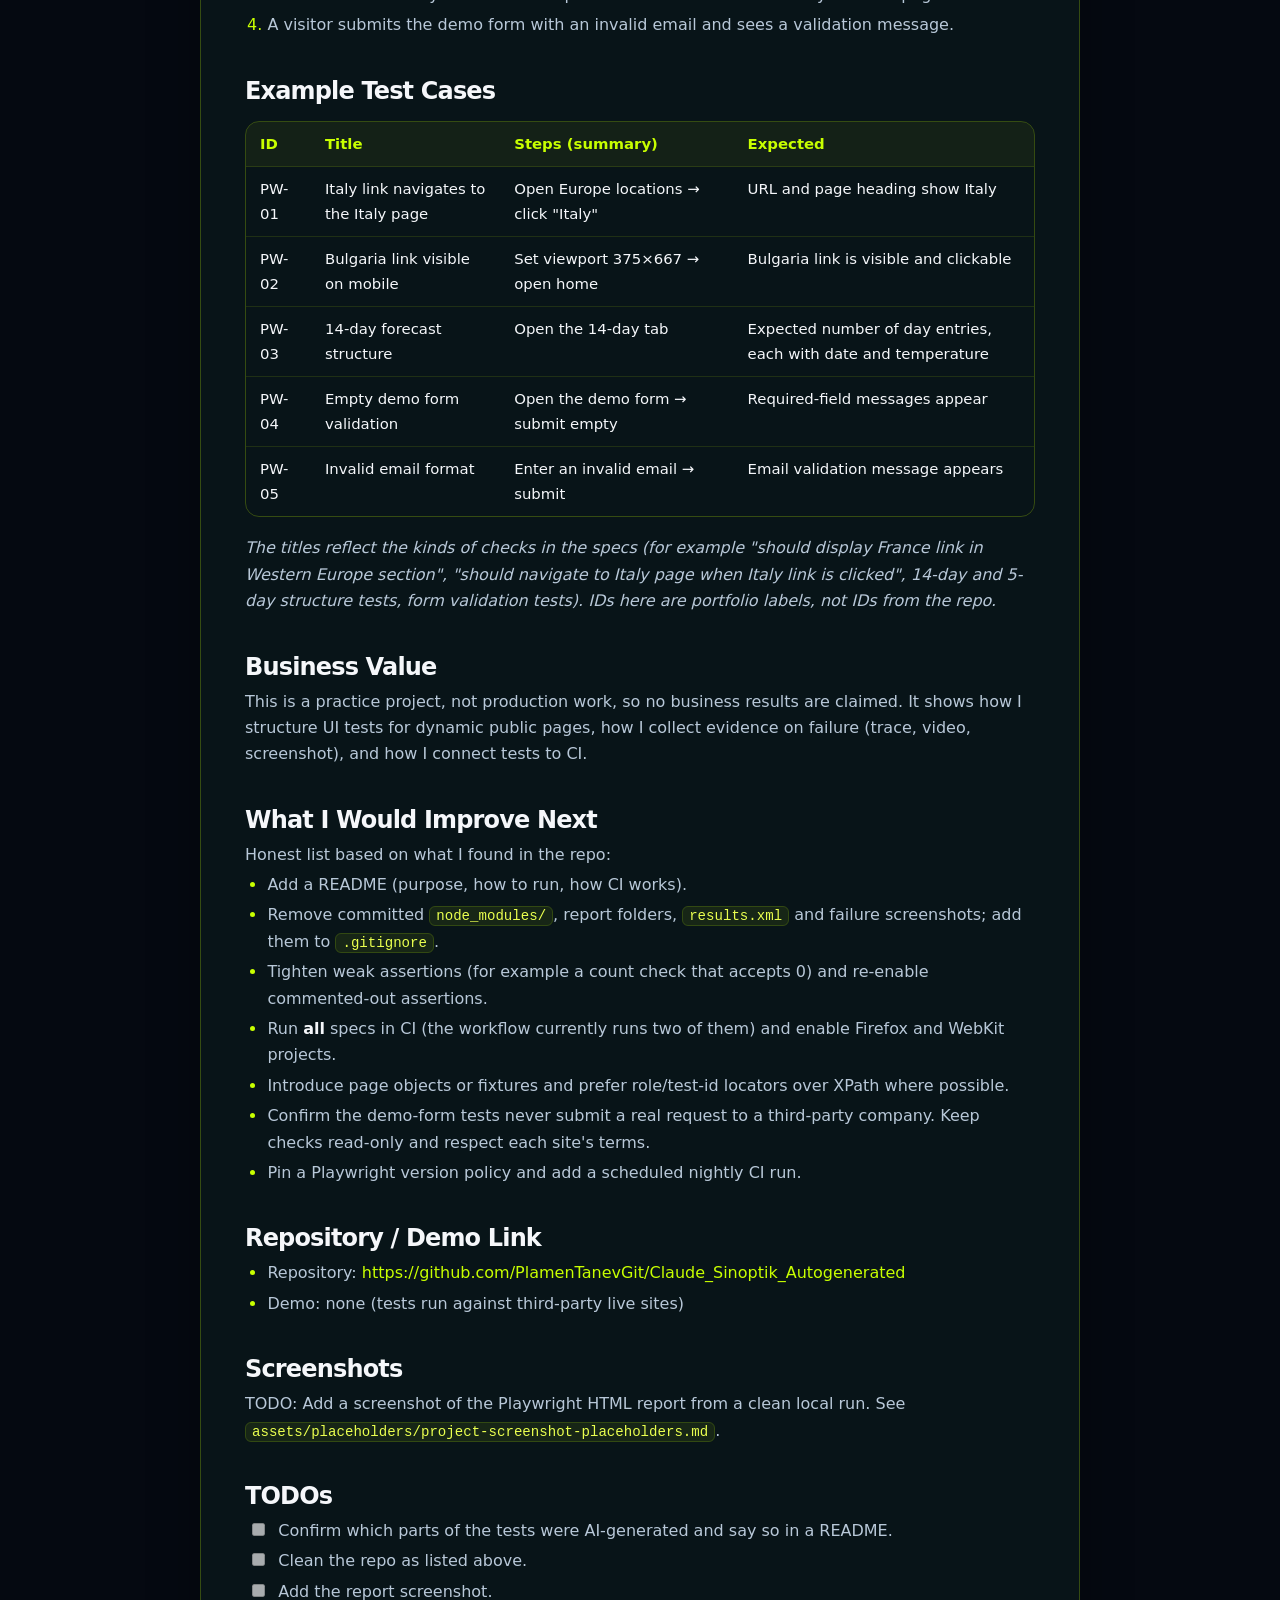
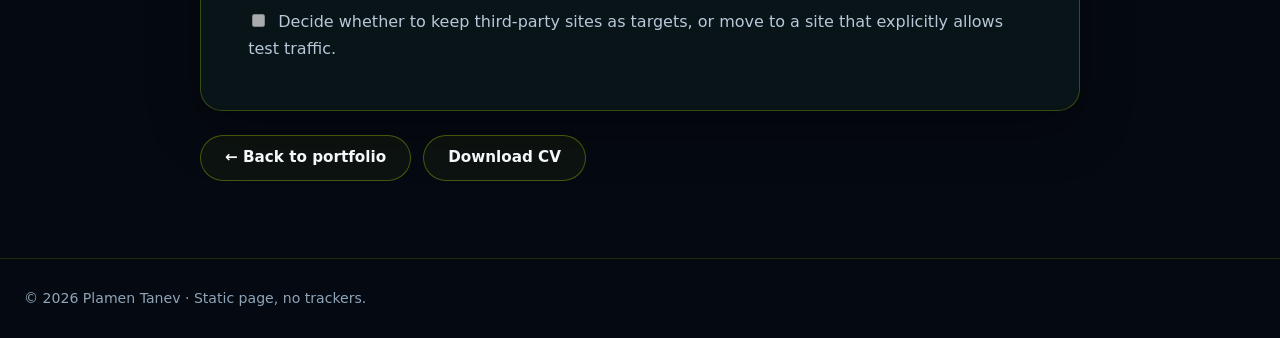
<file: career-package/portfolio/projects/playwright-weather-test.html>
<!DOCTYPE html>
<html lang="en">
<head>
  <meta charset="utf-8">
  <meta name="viewport" content="width=device-width, initial-scale=1">
  <title>Playwright Test Suite: Weather Site and Demo Form | Plamen Tanev</title>
  <meta name="description" content="Evidence level: real public repository. Findings below come from reading the repository on 2026-10-01.">
  <meta name="theme-color" content="#050911">
  <link rel="stylesheet" href="../style.css">
  <link rel="icon" href="data:image/svg+xml,%3Csvg xmlns='http://www.w3.org/2000/svg' viewBox='0 0 32 32'%3E%3Crect width='32' height='32' rx='7' fill='%23050911'/%3E%3Cpath d='M8 17l5 5 11-12' fill='none' stroke='%23c8ff00' stroke-width='3' stroke-linecap='round' stroke-linejoin='round'/%3E%3C/svg%3E">
</head>
<body>
  <header class="site-header">
    <div class="container nav">
      <a class="brand" href="../index.html" aria-label="Plamen Tanev, portfolio home">
        <span class="brand-name">Plamen Tanev</span>
        <span class="brand-role">Senior QA Engineer · Remote · EU / EMEA</span>
      </a>
      <a class="neon-button button-secondary doc-back" href="../index.html#projects">&larr; Back to portfolio</a>
    </div>
  </header>

  <main class="container doc">
    <article class="doc-body">
      <h1>Playwright Test Suite: Weather Site and Demo Form</h1>
      <p><strong>Evidence level: real public repository.</strong> Findings below come from reading the repository on 2026-10-01.</p>
      <h2>Project Overview</h2>
      <p>A JavaScript Playwright suite that tests navigation and page content on a public Bulgarian weather site (sinoptik.bg) and the validation of a public demo-request form (payhawk.com). The repo name suggests the tests were generated with AI assistance and then adjusted by hand; the repo has no README, so that is an inference from the name only.</p>
      <h2>Problem / Context</h2>
      <p>Practice project to build a modern Playwright setup end to end: tests, reporters, failure artefacts and a GitHub Actions run. Weather pages combine dynamic content (forecast tables, location lists), a consent pop-up and mobile layouts, which makes them a useful, realistic target for UI test design.</p>
      <h2>Tools Used</h2>
      <ul>
      <li>Playwright Test (<code>@playwright/test</code> ^1.40), JavaScript, Node 18+ (Node 20 in CI)</li>
      <li>Reporters: list, HTML and JUnit XML</li>
      <li>Traces, screenshots and video retained on failure</li>
      <li>ESLint and Prettier</li>
      <li>GitHub Actions</li>
      </ul>
      <h2>QA Approach</h2>
      <ul>
      <li>Specs are grouped by area (<code>bulgaria_locations</code>, <code>europe_locations</code>, <code>sinoptik_test</code>, <code>payhawk_test_spec</code>) with <code>test.describe</code> and <code>test.step</code> for readable reports.</li>
      <li>A shared helper handles the cookie-consent pop-up (<code>tests/utils/consent-handler.js</code>).</li>
      <li><code>beforeEach</code>/<code>afterEach</code> hooks manage navigation and capture a screenshot on failure.</li>
      <li>Mobile checks use an explicit viewport (375 × 667).</li>
      <li>CI retries failed tests twice and uses two workers; failure artefacts are uploaded from the workflow.</li>
      </ul>
      <h2>What Was Tested</h2>
      <ul>
      <li>Location links in regional sections (for example Western Europe) and navigation to a country page.</li>
      <li>14-day and 5-day forecast navigation tabs and the structure of the forecast data.</li>
      <li>Presence and behaviour of key links on a mobile viewport.</li>
      <li>Demo-request form validation: empty form, valid input, email format.</li>
      </ul>
      <h2>Example Scenarios</h2>
      <ol>
      <li>A user opens the 14-day forecast and the forecast table structure is correct (days, temperatures).</li>
      <li>A user on a 375 × 667 phone viewport still sees the Bulgaria link and can follow it.</li>
      <li>A user clicks the Italy link in the Europe section and lands on the Italy forecast page.</li>
      <li>A visitor submits the demo form with an invalid email and sees a validation message.</li>
      </ol>
      <h2>Example Test Cases</h2>
      <div class="table-wrap"><table>
      <thead>
      <tr>
      <th>ID</th>
      <th>Title</th>
      <th>Steps (summary)</th>
      <th>Expected</th>
      </tr>
      </thead>
      <tbody>
      <tr>
      <td>PW-01</td>
      <td>Italy link navigates to the Italy page</td>
      <td>Open Europe locations → click "Italy"</td>
      <td>URL and page heading show Italy</td>
      </tr>
      <tr>
      <td>PW-02</td>
      <td>Bulgaria link visible on mobile</td>
      <td>Set viewport 375×667 → open home</td>
      <td>Bulgaria link is visible and clickable</td>
      </tr>
      <tr>
      <td>PW-03</td>
      <td>14-day forecast structure</td>
      <td>Open the 14-day tab</td>
      <td>Expected number of day entries, each with date and temperature</td>
      </tr>
      <tr>
      <td>PW-04</td>
      <td>Empty demo form validation</td>
      <td>Open the demo form → submit empty</td>
      <td>Required-field messages appear</td>
      </tr>
      <tr>
      <td>PW-05</td>
      <td>Invalid email format</td>
      <td>Enter an invalid email → submit</td>
      <td>Email validation message appears</td>
      </tr>
      </tbody>
      </table></div>
      <p><em>The titles reflect the kinds of checks in the specs (for example "should display France link in Western Europe section", "should navigate to Italy page when Italy link is clicked", 14-day and 5-day structure tests, form validation tests). IDs here are portfolio labels, not IDs from the repo.</em></p>
      <h2>Business Value</h2>
      <p>This is a practice project, not production work, so no business results are claimed. It shows how I structure UI tests for dynamic public pages, how I collect evidence on failure (trace, video, screenshot), and how I connect tests to CI.</p>
      <h2>What I Would Improve Next</h2>
      <p>Honest list based on what I found in the repo:</p>
      <ul>
      <li>Add a README (purpose, how to run, how CI works).</li>
      <li>Remove committed <code>node_modules/</code>, report folders, <code>results.xml</code> and failure screenshots; add them to <code>.gitignore</code>.</li>
      <li>Tighten weak assertions (for example a count check that accepts 0) and re-enable commented-out assertions.</li>
      <li>Run <strong>all</strong> specs in CI (the workflow currently runs two of them) and enable Firefox and WebKit projects.</li>
      <li>Introduce page objects or fixtures and prefer role/test-id locators over XPath where possible.</li>
      <li>Confirm the demo-form tests never submit a real request to a third-party company. Keep checks read-only and respect each site's terms.</li>
      <li>Pin a Playwright version policy and add a scheduled nightly CI run.</li>
      </ul>
      <h2>Repository / Demo Link</h2>
      <ul>
      <li>Repository: <a href="https://github.com/PlamenTanevGit/Claude_Sinoptik_Autogenerated" target="_blank" rel="noopener noreferrer">https://github.com/PlamenTanevGit/Claude_Sinoptik_Autogenerated</a></li>
      <li>Demo: none (tests run against third-party live sites)</li>
      </ul>
      <h2>Screenshots</h2>
      <p>TODO: Add a screenshot of the Playwright HTML report from a clean local run. See <code>assets/placeholders/project-screenshot-placeholders.md</code>.</p>
      <h2>TODOs</h2>
      <ul>
      <li class="task"><input type="checkbox" disabled> Confirm which parts of the tests were AI-generated and say so in a README.</li>
      <li class="task"><input type="checkbox" disabled> Clean the repo as listed above.</li>
      <li class="task"><input type="checkbox" disabled> Add the report screenshot.</li>
      <li class="task"><input type="checkbox" disabled> Decide whether to keep third-party sites as targets, or move to a site that explicitly allows test traffic.</li>
      </ul>
    </article>
    <p class="doc-foot"><a class="neon-button button-secondary" href="../index.html#projects">&larr; Back to portfolio</a>
      <a class="neon-button button-secondary" href="../PlamenTanevAiQA_Cv.pdf" download="PlamenTanevAiQA_Cv.pdf">Download CV</a></p>
  </main>

  <footer>
    <div class="container">&copy; 2026 Plamen Tanev · Static page, no trackers.</div>
  </footer>
</body>
</html>
</file>
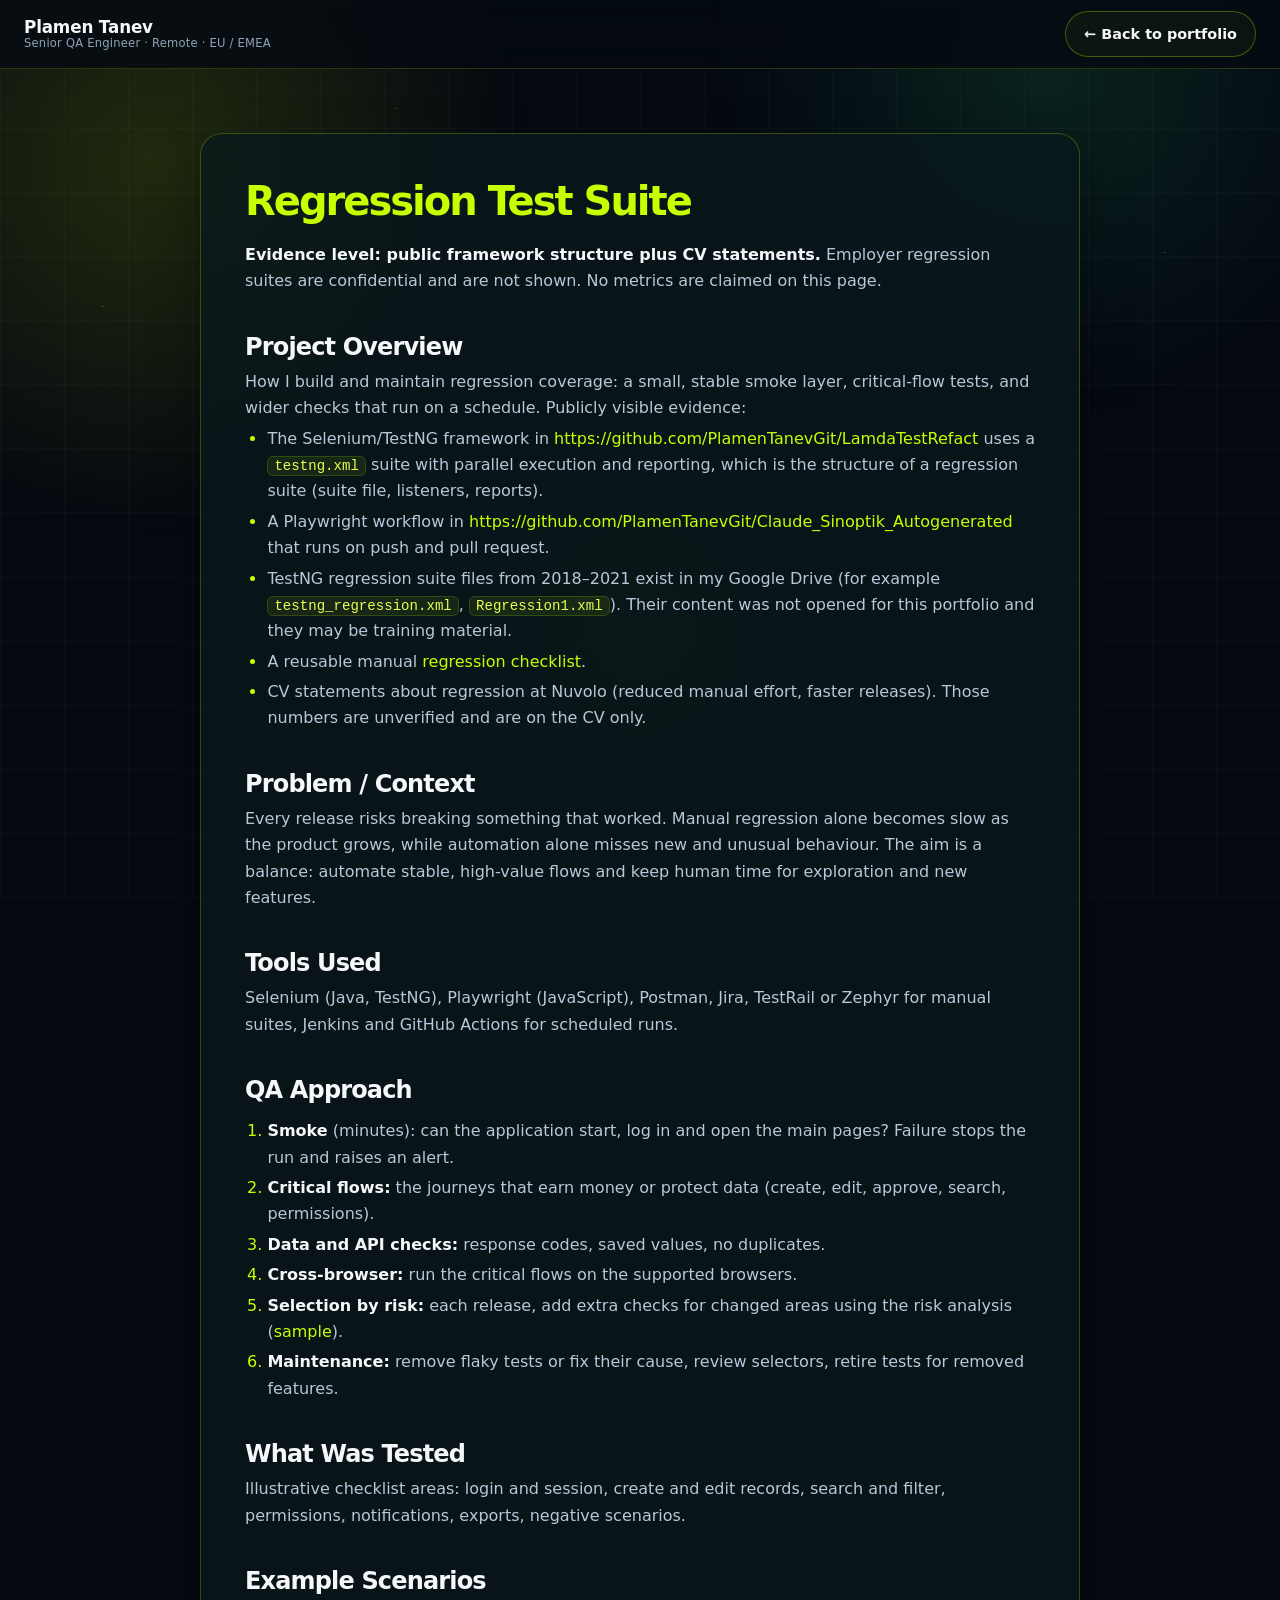
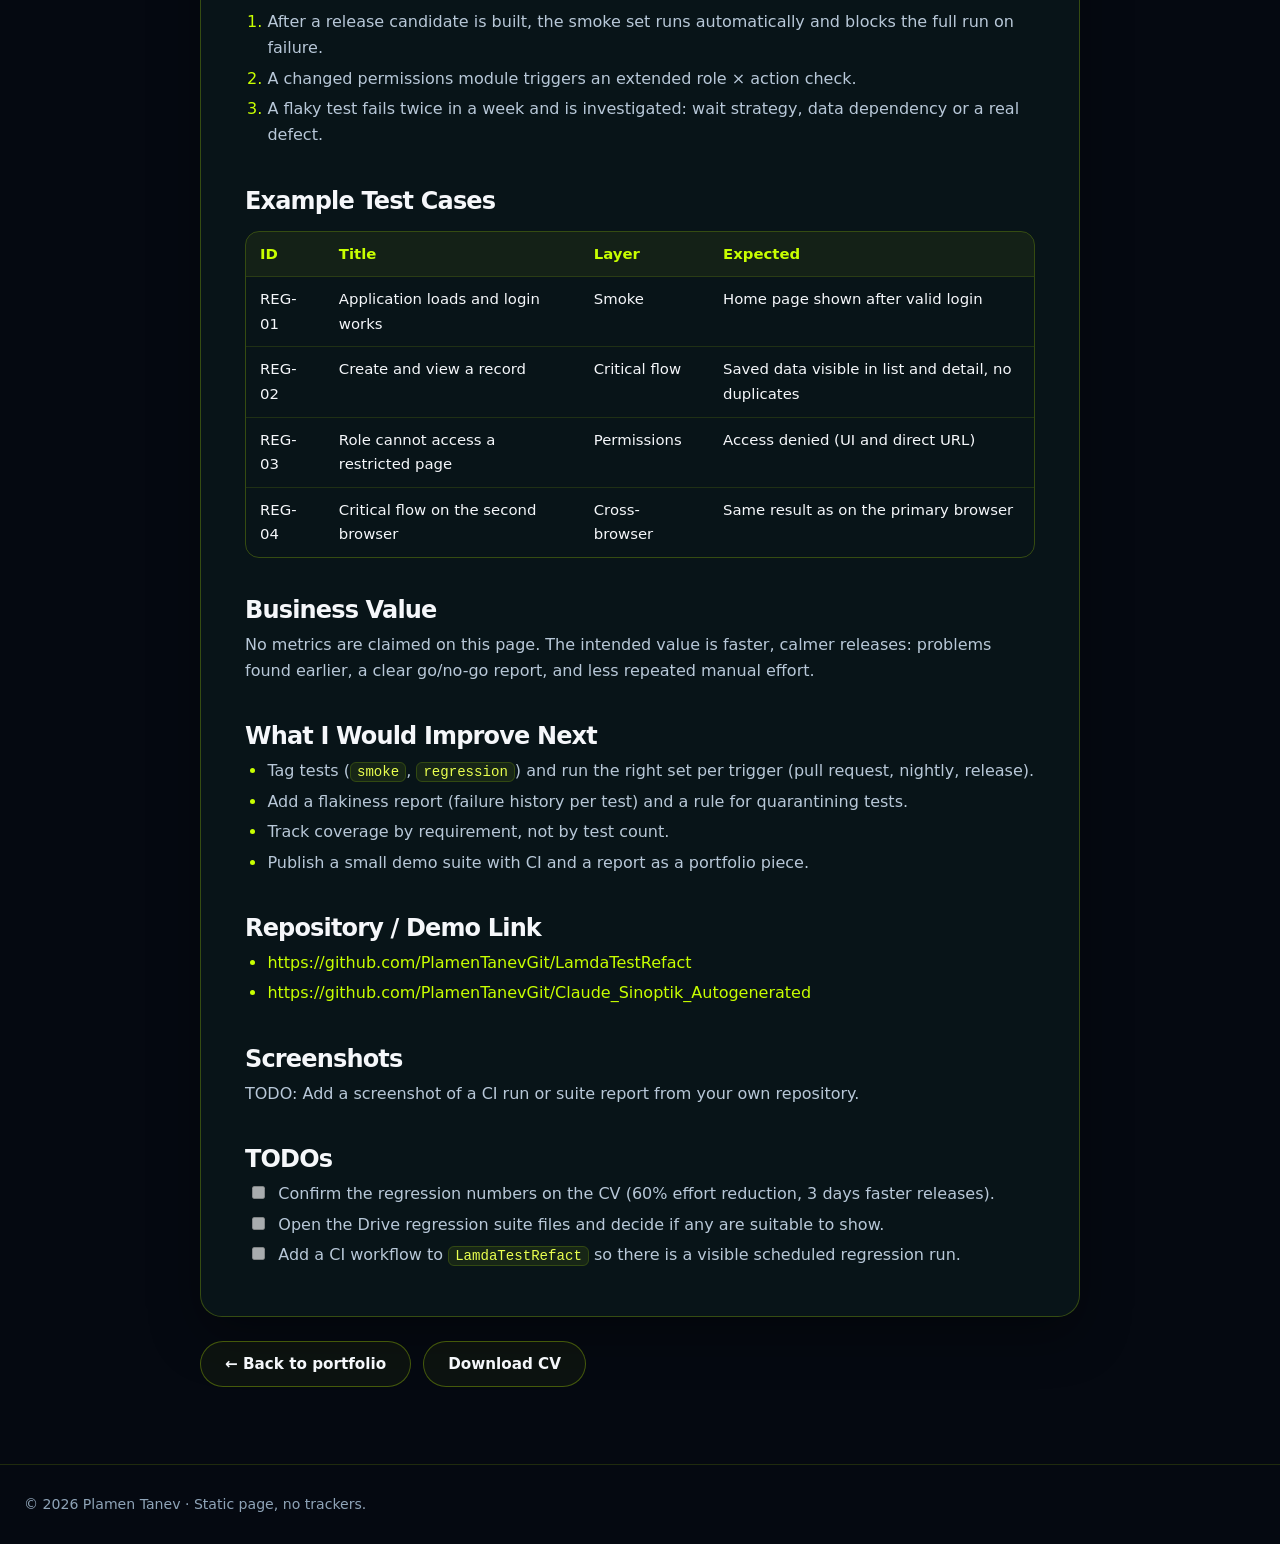
<file: career-package/portfolio/projects/regression-test-suite.html>
<!DOCTYPE html>
<html lang="en">
<head>
  <meta charset="utf-8">
  <meta name="viewport" content="width=device-width, initial-scale=1">
  <title>Regression Test Suite | Plamen Tanev</title>
  <meta name="description" content="Evidence level: public framework structure plus CV statements. Employer regression suites are confidential and are not shown. No metrics are claimed on this page.">
  <meta name="theme-color" content="#050911">
  <link rel="stylesheet" href="../style.css">
  <link rel="icon" href="data:image/svg+xml,%3Csvg xmlns='http://www.w3.org/2000/svg' viewBox='0 0 32 32'%3E%3Crect width='32' height='32' rx='7' fill='%23050911'/%3E%3Cpath d='M8 17l5 5 11-12' fill='none' stroke='%23c8ff00' stroke-width='3' stroke-linecap='round' stroke-linejoin='round'/%3E%3C/svg%3E">
</head>
<body>
  <header class="site-header">
    <div class="container nav">
      <a class="brand" href="../index.html" aria-label="Plamen Tanev, portfolio home">
        <span class="brand-name">Plamen Tanev</span>
        <span class="brand-role">Senior QA Engineer · Remote · EU / EMEA</span>
      </a>
      <a class="neon-button button-secondary doc-back" href="../index.html#projects">&larr; Back to portfolio</a>
    </div>
  </header>

  <main class="container doc">
    <article class="doc-body">
      <h1>Regression Test Suite</h1>
      <p><strong>Evidence level: public framework structure plus CV statements.</strong> Employer regression suites are confidential and are not shown. No metrics are claimed on this page.</p>
      <h2>Project Overview</h2>
      <p>How I build and maintain regression coverage: a small, stable smoke layer, critical-flow tests, and wider checks that run on a schedule. Publicly visible evidence:</p>
      <ul>
      <li>The Selenium/TestNG framework in <a href="https://github.com/PlamenTanevGit/LamdaTestRefact" target="_blank" rel="noopener noreferrer">https://github.com/PlamenTanevGit/LamdaTestRefact</a> uses a <code>testng.xml</code> suite with parallel execution and reporting, which is the structure of a regression suite (suite file, listeners, reports).</li>
      <li>A Playwright workflow in <a href="https://github.com/PlamenTanevGit/Claude_Sinoptik_Autogenerated" target="_blank" rel="noopener noreferrer">https://github.com/PlamenTanevGit/Claude_Sinoptik_Autogenerated</a> that runs on push and pull request.</li>
      <li>TestNG regression suite files from 2018–2021 exist in my Google Drive (for example <code>testng_regression.xml</code>, <code>Regression1.xml</code>). Their content was not opened for this portfolio and they may be training material.</li>
      <li>A reusable manual <a href="../samples/sample-regression-checklist.html">regression checklist</a>.</li>
      <li>CV statements about regression at Nuvolo (reduced manual effort, faster releases). Those numbers are unverified and are on the CV only.</li>
      </ul>
      <h2>Problem / Context</h2>
      <p>Every release risks breaking something that worked. Manual regression alone becomes slow as the product grows, while automation alone misses new and unusual behaviour. The aim is a balance: automate stable, high-value flows and keep human time for exploration and new features.</p>
      <h2>Tools Used</h2>
      <p>Selenium (Java, TestNG), Playwright (JavaScript), Postman, Jira, TestRail or Zephyr for manual suites, Jenkins and GitHub Actions for scheduled runs.</p>
      <h2>QA Approach</h2>
      <ol>
      <li><strong>Smoke</strong> (minutes): can the application start, log in and open the main pages? Failure stops the run and raises an alert.</li>
      <li><strong>Critical flows:</strong> the journeys that earn money or protect data (create, edit, approve, search, permissions).</li>
      <li><strong>Data and API checks:</strong> response codes, saved values, no duplicates.</li>
      <li><strong>Cross-browser:</strong> run the critical flows on the supported browsers.</li>
      <li><strong>Selection by risk:</strong> each release, add extra checks for changed areas using the risk analysis (<a href="../samples/sample-qa-risk-analysis.html">sample</a>).</li>
      <li><strong>Maintenance:</strong> remove flaky tests or fix their cause, review selectors, retire tests for removed features.</li>
      </ol>
      <h2>What Was Tested</h2>
      <p>Illustrative checklist areas: login and session, create and edit records, search and filter, permissions, notifications, exports, negative scenarios.</p>
      <h2>Example Scenarios</h2>
      <ol>
      <li>After a release candidate is built, the smoke set runs automatically and blocks the full run on failure.</li>
      <li>A changed permissions module triggers an extended role × action check.</li>
      <li>A flaky test fails twice in a week and is investigated: wait strategy, data dependency or a real defect.</li>
      </ol>
      <h2>Example Test Cases</h2>
      <div class="table-wrap"><table>
      <thead>
      <tr>
      <th>ID</th>
      <th>Title</th>
      <th>Layer</th>
      <th>Expected</th>
      </tr>
      </thead>
      <tbody>
      <tr>
      <td>REG-01</td>
      <td>Application loads and login works</td>
      <td>Smoke</td>
      <td>Home page shown after valid login</td>
      </tr>
      <tr>
      <td>REG-02</td>
      <td>Create and view a record</td>
      <td>Critical flow</td>
      <td>Saved data visible in list and detail, no duplicates</td>
      </tr>
      <tr>
      <td>REG-03</td>
      <td>Role cannot access a restricted page</td>
      <td>Permissions</td>
      <td>Access denied (UI and direct URL)</td>
      </tr>
      <tr>
      <td>REG-04</td>
      <td>Critical flow on the second browser</td>
      <td>Cross-browser</td>
      <td>Same result as on the primary browser</td>
      </tr>
      </tbody>
      </table></div>
      <h2>Business Value</h2>
      <p>No metrics are claimed on this page. The intended value is faster, calmer releases: problems found earlier, a clear go/no-go report, and less repeated manual effort.</p>
      <h2>What I Would Improve Next</h2>
      <ul>
      <li>Tag tests (<code>smoke</code>, <code>regression</code>) and run the right set per trigger (pull request, nightly, release).</li>
      <li>Add a flakiness report (failure history per test) and a rule for quarantining tests.</li>
      <li>Track coverage by requirement, not by test count.</li>
      <li>Publish a small demo suite with CI and a report as a portfolio piece.</li>
      </ul>
      <h2>Repository / Demo Link</h2>
      <ul>
      <li><a href="https://github.com/PlamenTanevGit/LamdaTestRefact" target="_blank" rel="noopener noreferrer">https://github.com/PlamenTanevGit/LamdaTestRefact</a></li>
      <li><a href="https://github.com/PlamenTanevGit/Claude_Sinoptik_Autogenerated" target="_blank" rel="noopener noreferrer">https://github.com/PlamenTanevGit/Claude_Sinoptik_Autogenerated</a></li>
      </ul>
      <h2>Screenshots</h2>
      <p>TODO: Add a screenshot of a CI run or suite report from your own repository.</p>
      <h2>TODOs</h2>
      <ul>
      <li class="task"><input type="checkbox" disabled> Confirm the regression numbers on the CV (60% effort reduction, 3 days faster releases).</li>
      <li class="task"><input type="checkbox" disabled> Open the Drive regression suite files and decide if any are suitable to show.</li>
      <li class="task"><input type="checkbox" disabled> Add a CI workflow to <code>LamdaTestRefact</code> so there is a visible scheduled regression run.</li>
      </ul>
    </article>
    <p class="doc-foot"><a class="neon-button button-secondary" href="../index.html#projects">&larr; Back to portfolio</a>
      <a class="neon-button button-secondary" href="../PlamenTanevAiQA_Cv.pdf" download="PlamenTanevAiQA_Cv.pdf">Download CV</a></p>
  </main>

  <footer>
    <div class="container">&copy; 2026 Plamen Tanev · Static page, no trackers.</div>
  </footer>
</body>
</html>
</file>
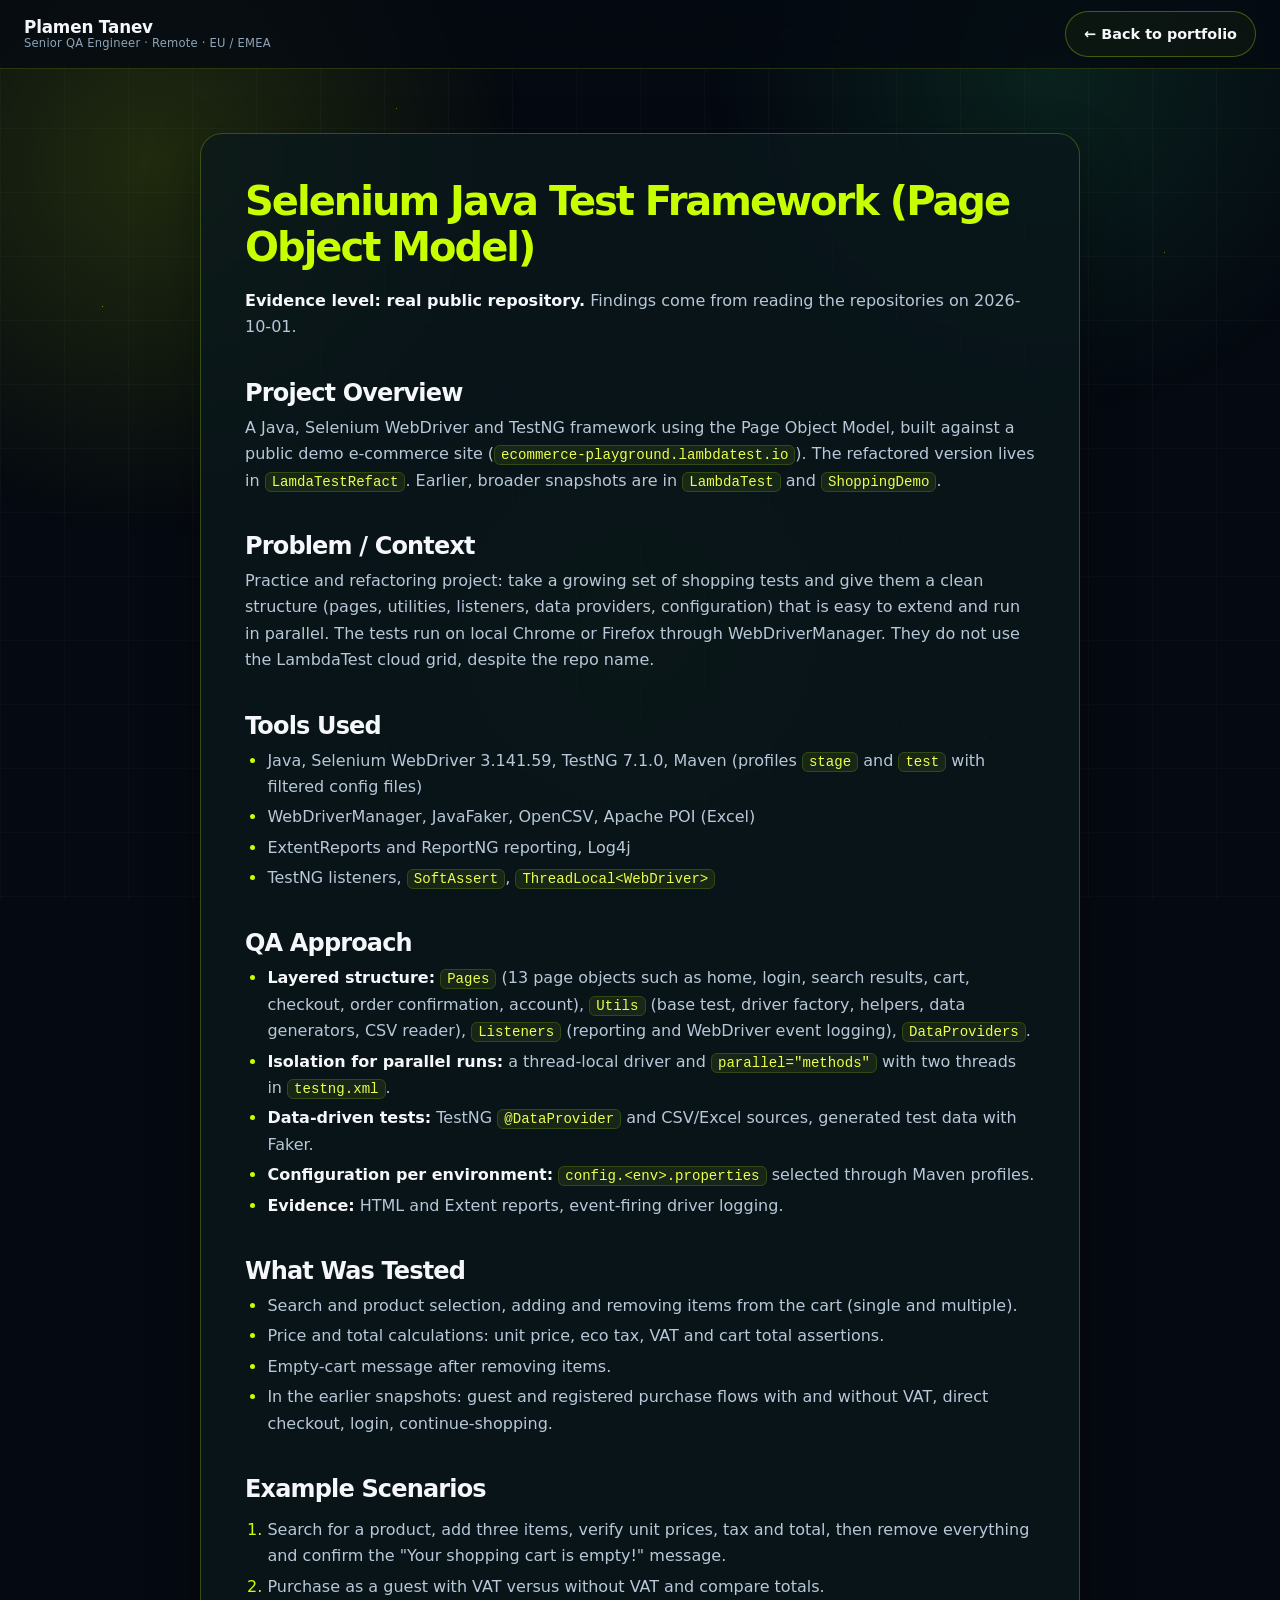
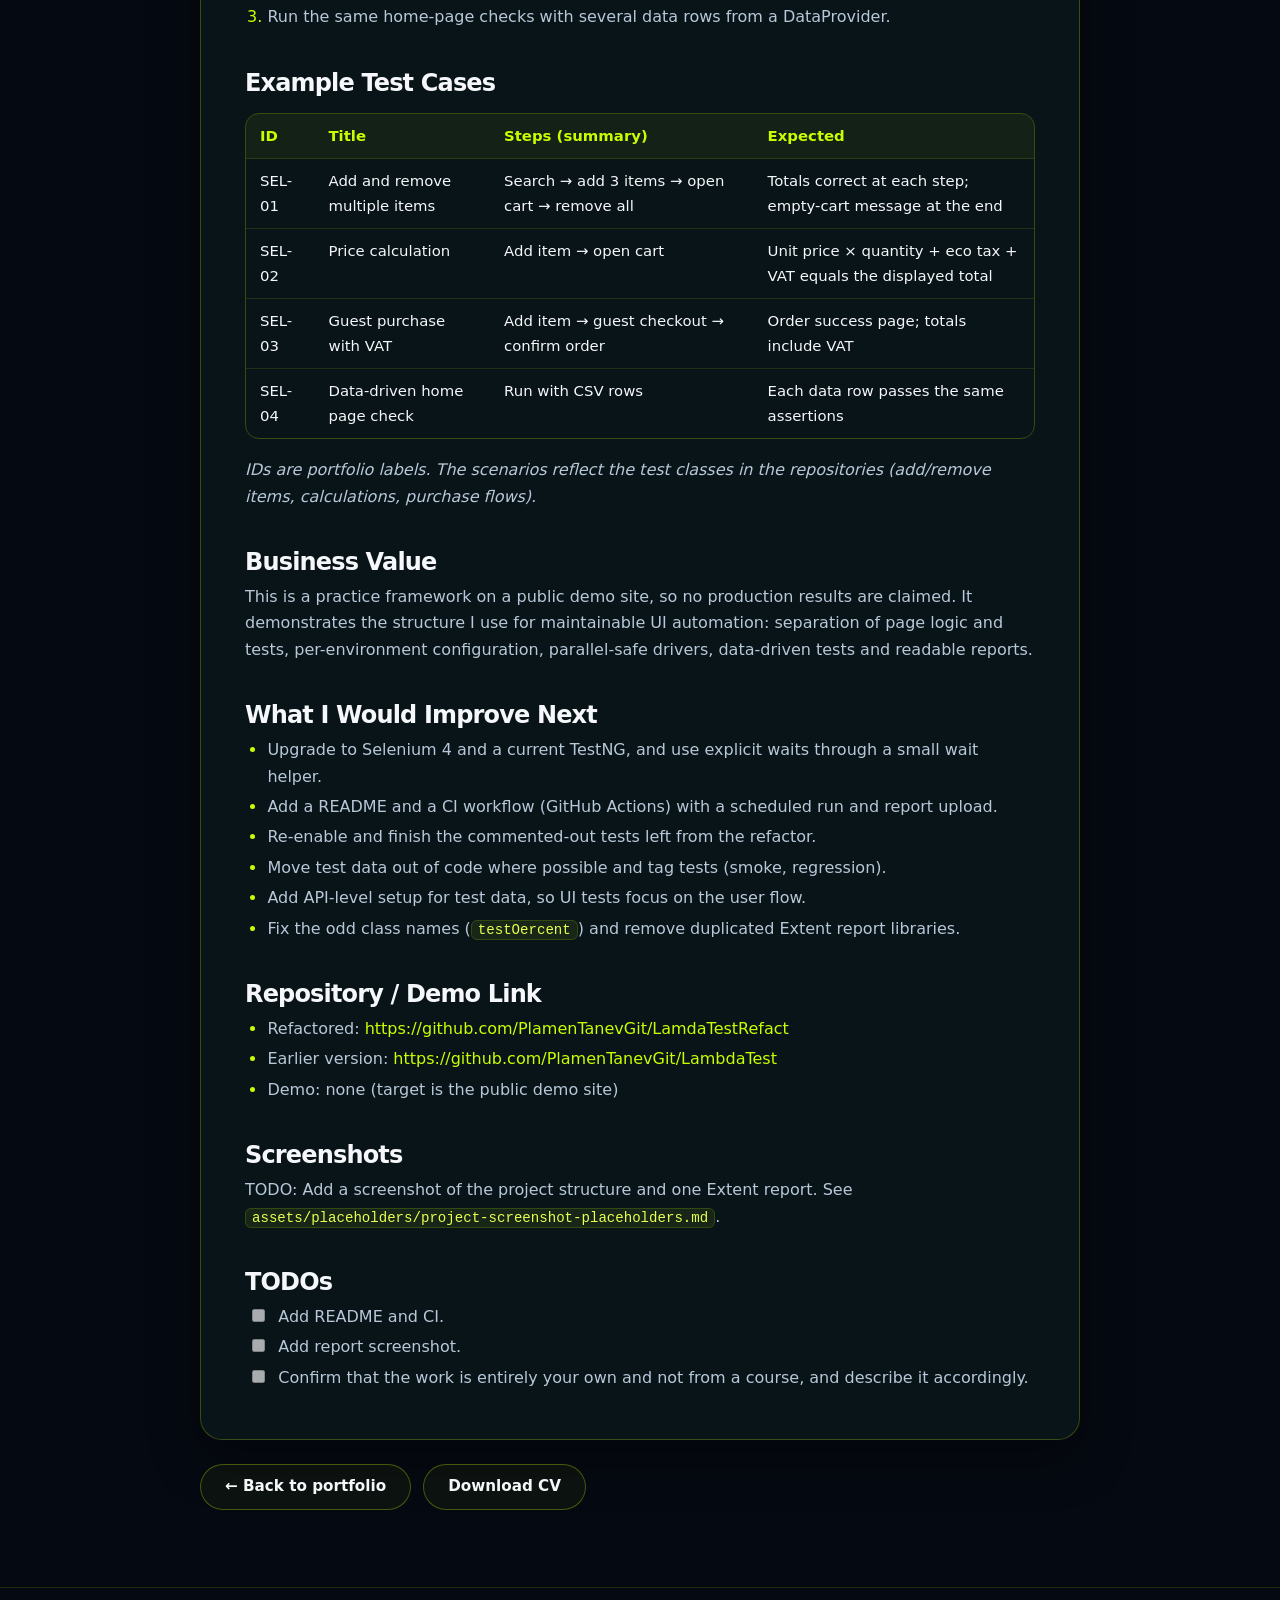
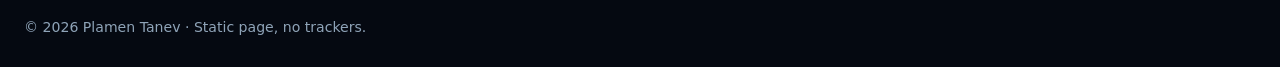
<file: career-package/portfolio/projects/selenium-java-framework.html>
<!DOCTYPE html>
<html lang="en">
<head>
  <meta charset="utf-8">
  <meta name="viewport" content="width=device-width, initial-scale=1">
  <title>Selenium Java Test Framework (Page Object Model) | Plamen Tanev</title>
  <meta name="description" content="Evidence level: real public repository. Findings come from reading the repositories on 2026-10-01.">
  <meta name="theme-color" content="#050911">
  <link rel="stylesheet" href="../style.css">
  <link rel="icon" href="data:image/svg+xml,%3Csvg xmlns='http://www.w3.org/2000/svg' viewBox='0 0 32 32'%3E%3Crect width='32' height='32' rx='7' fill='%23050911'/%3E%3Cpath d='M8 17l5 5 11-12' fill='none' stroke='%23c8ff00' stroke-width='3' stroke-linecap='round' stroke-linejoin='round'/%3E%3C/svg%3E">
</head>
<body>
  <header class="site-header">
    <div class="container nav">
      <a class="brand" href="../index.html" aria-label="Plamen Tanev, portfolio home">
        <span class="brand-name">Plamen Tanev</span>
        <span class="brand-role">Senior QA Engineer · Remote · EU / EMEA</span>
      </a>
      <a class="neon-button button-secondary doc-back" href="../index.html#projects">&larr; Back to portfolio</a>
    </div>
  </header>

  <main class="container doc">
    <article class="doc-body">
      <h1>Selenium Java Test Framework (Page Object Model)</h1>
      <p><strong>Evidence level: real public repository.</strong> Findings come from reading the repositories on 2026-10-01.</p>
      <h2>Project Overview</h2>
      <p>A Java, Selenium WebDriver and TestNG framework using the Page Object Model, built against a public demo e-commerce site (<code>ecommerce-playground.lambdatest.io</code>). The refactored version lives in <code>LamdaTestRefact</code>. Earlier, broader snapshots are in <code>LambdaTest</code> and <code>ShoppingDemo</code>.</p>
      <h2>Problem / Context</h2>
      <p>Practice and refactoring project: take a growing set of shopping tests and give them a clean structure (pages, utilities, listeners, data providers, configuration) that is easy to extend and run in parallel. The tests run on local Chrome or Firefox through WebDriverManager. They do not use the LambdaTest cloud grid, despite the repo name.</p>
      <h2>Tools Used</h2>
      <ul>
      <li>Java, Selenium WebDriver 3.141.59, TestNG 7.1.0, Maven (profiles <code>stage</code> and <code>test</code> with filtered config files)</li>
      <li>WebDriverManager, JavaFaker, OpenCSV, Apache POI (Excel)</li>
      <li>ExtentReports and ReportNG reporting, Log4j</li>
      <li>TestNG listeners, <code>SoftAssert</code>, <code>ThreadLocal&lt;WebDriver&gt;</code></li>
      </ul>
      <h2>QA Approach</h2>
      <ul>
      <li><strong>Layered structure:</strong> <code>Pages</code> (13 page objects such as home, login, search results, cart, checkout, order confirmation, account), <code>Utils</code> (base test, driver factory, helpers, data generators, CSV reader), <code>Listeners</code> (reporting and WebDriver event logging), <code>DataProviders</code>.</li>
      <li><strong>Isolation for parallel runs:</strong> a thread-local driver and <code>parallel="methods"</code> with two threads in <code>testng.xml</code>.</li>
      <li><strong>Data-driven tests:</strong> TestNG <code>@DataProvider</code> and CSV/Excel sources, generated test data with Faker.</li>
      <li><strong>Configuration per environment:</strong> <code>config.&lt;env&gt;.properties</code> selected through Maven profiles.</li>
      <li><strong>Evidence:</strong> HTML and Extent reports, event-firing driver logging.</li>
      </ul>
      <h2>What Was Tested</h2>
      <ul>
      <li>Search and product selection, adding and removing items from the cart (single and multiple).</li>
      <li>Price and total calculations: unit price, eco tax, VAT and cart total assertions.</li>
      <li>Empty-cart message after removing items.</li>
      <li>In the earlier snapshots: guest and registered purchase flows with and without VAT, direct checkout, login, continue-shopping.</li>
      </ul>
      <h2>Example Scenarios</h2>
      <ol>
      <li>Search for a product, add three items, verify unit prices, tax and total, then remove everything and confirm the "Your shopping cart is empty!" message.</li>
      <li>Purchase as a guest with VAT versus without VAT and compare totals.</li>
      <li>Run the same home-page checks with several data rows from a DataProvider.</li>
      </ol>
      <h2>Example Test Cases</h2>
      <div class="table-wrap"><table>
      <thead>
      <tr>
      <th>ID</th>
      <th>Title</th>
      <th>Steps (summary)</th>
      <th>Expected</th>
      </tr>
      </thead>
      <tbody>
      <tr>
      <td>SEL-01</td>
      <td>Add and remove multiple items</td>
      <td>Search → add 3 items → open cart → remove all</td>
      <td>Totals correct at each step; empty-cart message at the end</td>
      </tr>
      <tr>
      <td>SEL-02</td>
      <td>Price calculation</td>
      <td>Add item → open cart</td>
      <td>Unit price × quantity + eco tax + VAT equals the displayed total</td>
      </tr>
      <tr>
      <td>SEL-03</td>
      <td>Guest purchase with VAT</td>
      <td>Add item → guest checkout → confirm order</td>
      <td>Order success page; totals include VAT</td>
      </tr>
      <tr>
      <td>SEL-04</td>
      <td>Data-driven home page check</td>
      <td>Run with CSV rows</td>
      <td>Each data row passes the same assertions</td>
      </tr>
      </tbody>
      </table></div>
      <p><em>IDs are portfolio labels. The scenarios reflect the test classes in the repositories (add/remove items, calculations, purchase flows).</em></p>
      <h2>Business Value</h2>
      <p>This is a practice framework on a public demo site, so no production results are claimed. It demonstrates the structure I use for maintainable UI automation: separation of page logic and tests, per-environment configuration, parallel-safe drivers, data-driven tests and readable reports.</p>
      <h2>What I Would Improve Next</h2>
      <ul>
      <li>Upgrade to Selenium 4 and a current TestNG, and use explicit waits through a small wait helper.</li>
      <li>Add a README and a CI workflow (GitHub Actions) with a scheduled run and report upload.</li>
      <li>Re-enable and finish the commented-out tests left from the refactor.</li>
      <li>Move test data out of code where possible and tag tests (smoke, regression).</li>
      <li>Add API-level setup for test data, so UI tests focus on the user flow.</li>
      <li>Fix the odd class names (<code>testOercent</code>) and remove duplicated Extent report libraries.</li>
      </ul>
      <h2>Repository / Demo Link</h2>
      <ul>
      <li>Refactored: <a href="https://github.com/PlamenTanevGit/LamdaTestRefact" target="_blank" rel="noopener noreferrer">https://github.com/PlamenTanevGit/LamdaTestRefact</a></li>
      <li>Earlier version: <a href="https://github.com/PlamenTanevGit/LambdaTest" target="_blank" rel="noopener noreferrer">https://github.com/PlamenTanevGit/LambdaTest</a></li>
      <li>Demo: none (target is the public demo site)</li>
      </ul>
      <h2>Screenshots</h2>
      <p>TODO: Add a screenshot of the project structure and one Extent report. See <code>assets/placeholders/project-screenshot-placeholders.md</code>.</p>
      <h2>TODOs</h2>
      <ul>
      <li class="task"><input type="checkbox" disabled> Add README and CI.</li>
      <li class="task"><input type="checkbox" disabled> Add report screenshot.</li>
      <li class="task"><input type="checkbox" disabled> Confirm that the work is entirely your own and not from a course, and describe it accordingly.</li>
      </ul>
    </article>
    <p class="doc-foot"><a class="neon-button button-secondary" href="../index.html#projects">&larr; Back to portfolio</a>
      <a class="neon-button button-secondary" href="../PlamenTanevAiQA_Cv.pdf" download="PlamenTanevAiQA_Cv.pdf">Download CV</a></p>
  </main>

  <footer>
    <div class="container">&copy; 2026 Plamen Tanev · Static page, no trackers.</div>
  </footer>
</body>
</html>
</file>
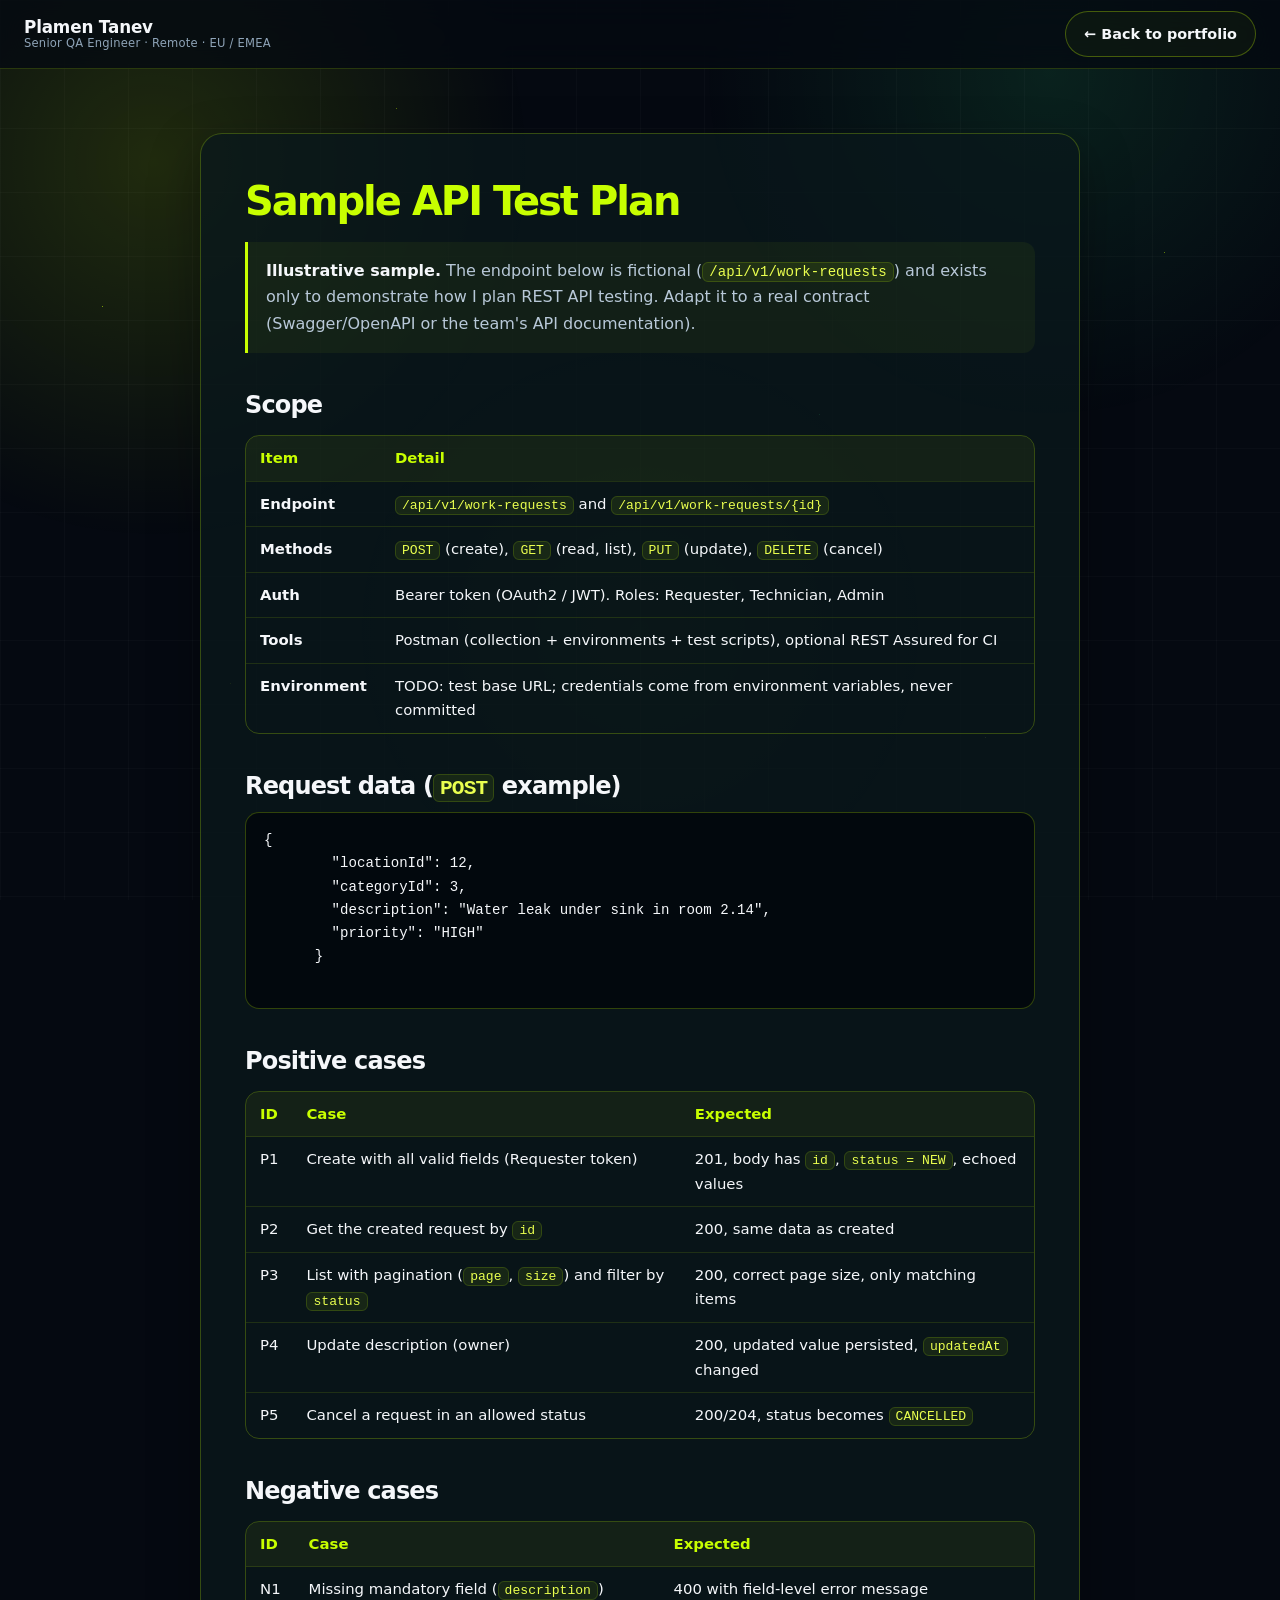
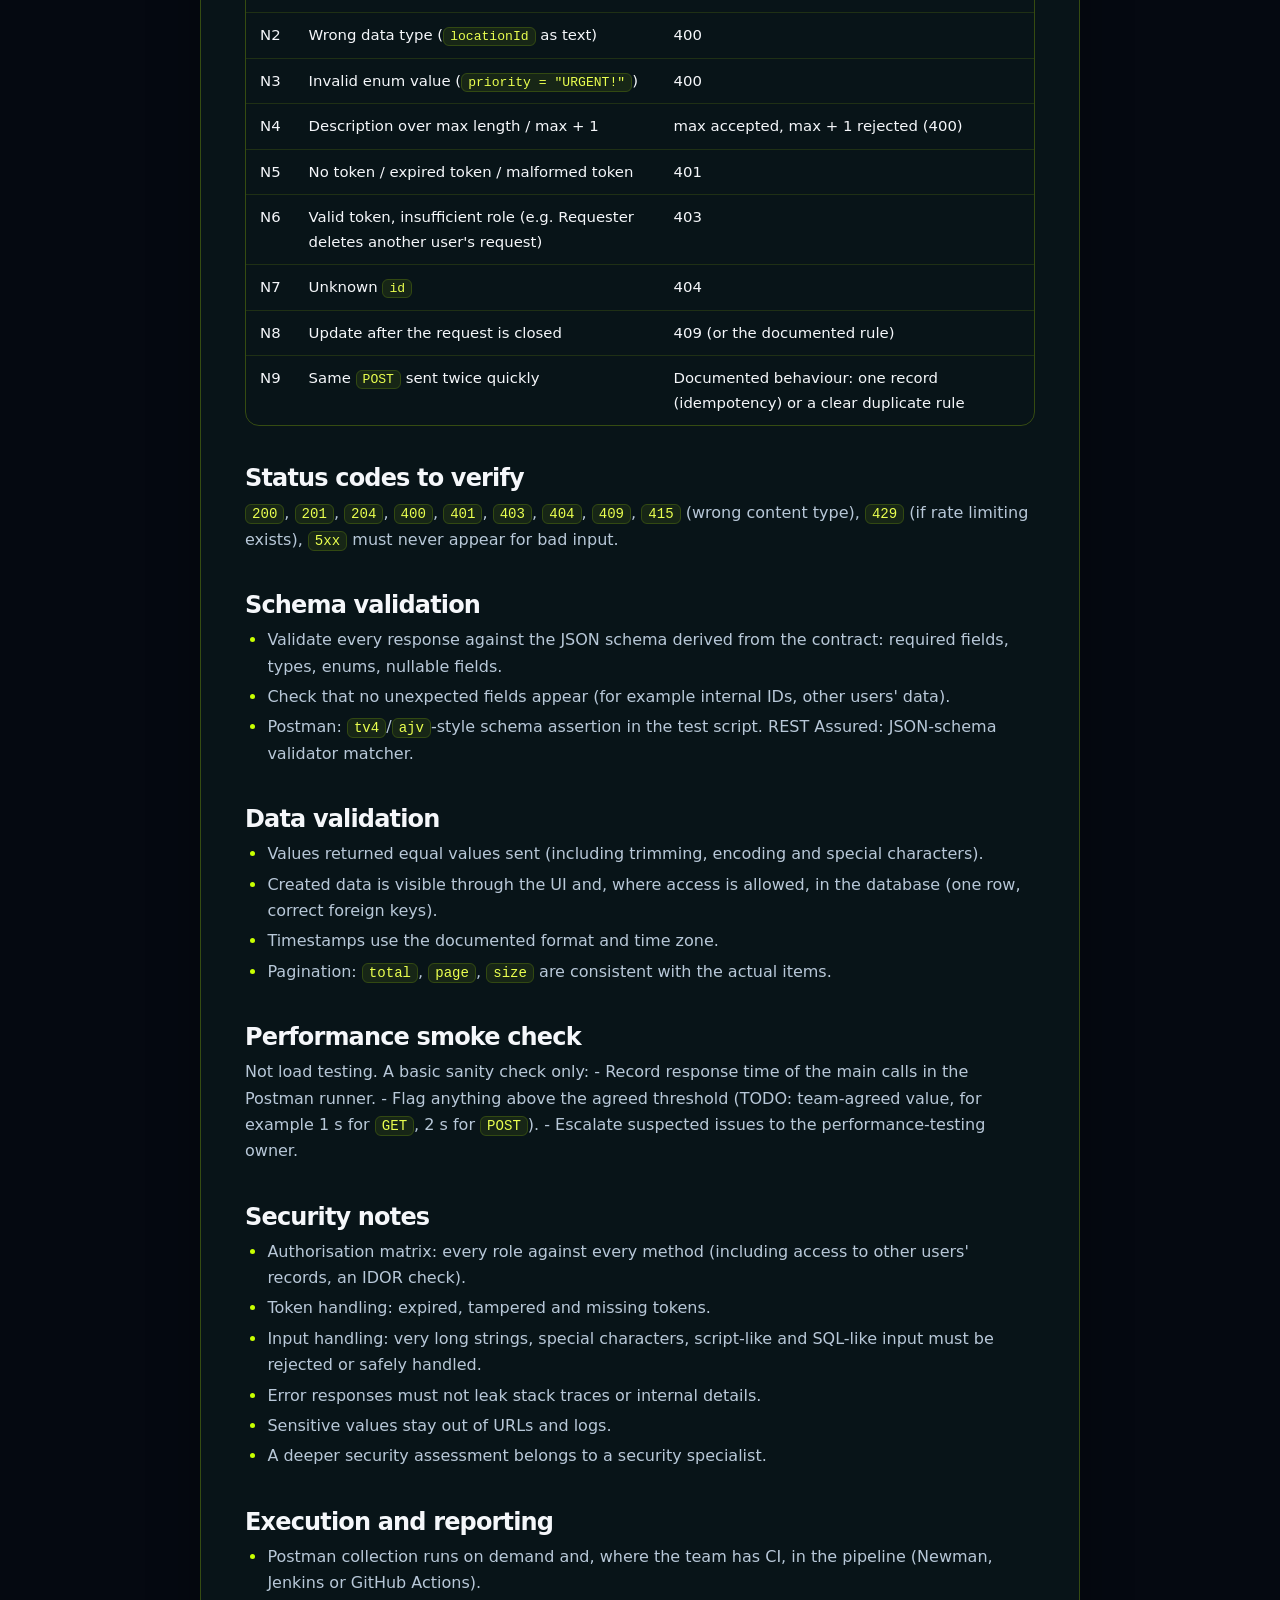
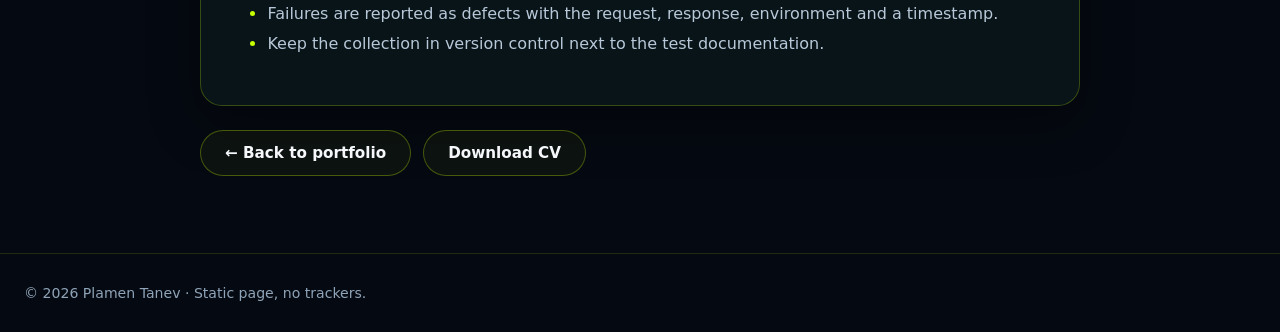
<file: career-package/portfolio/samples/sample-api-test-plan.html>
<!DOCTYPE html>
<html lang="en">
<head>
  <meta charset="utf-8">
  <meta name="viewport" content="width=device-width, initial-scale=1">
  <title>Sample API Test Plan | Plamen Tanev</title>
  <meta name="description" content="Illustrative sample. The endpoint below is fictional (/api/v1/work-requests) and exists only to demonstrate how I plan REST API testing. Adapt it to a real contract (Swagger/OpenAPI or the t">
  <meta name="theme-color" content="#050911">
  <link rel="stylesheet" href="../style.css">
  <link rel="icon" href="data:image/svg+xml,%3Csvg xmlns='http://www.w3.org/2000/svg' viewBox='0 0 32 32'%3E%3Crect width='32' height='32' rx='7' fill='%23050911'/%3E%3Cpath d='M8 17l5 5 11-12' fill='none' stroke='%23c8ff00' stroke-width='3' stroke-linecap='round' stroke-linejoin='round'/%3E%3C/svg%3E">
</head>
<body>
  <header class="site-header">
    <div class="container nav">
      <a class="brand" href="../index.html" aria-label="Plamen Tanev, portfolio home">
        <span class="brand-name">Plamen Tanev</span>
        <span class="brand-role">Senior QA Engineer · Remote · EU / EMEA</span>
      </a>
      <a class="neon-button button-secondary doc-back" href="../index.html#samples">&larr; Back to portfolio</a>
    </div>
  </header>

  <main class="container doc">
    <article class="doc-body">
      <h1>Sample API Test Plan</h1>
      <blockquote>
      <p><strong>Illustrative sample.</strong> The endpoint below is fictional (<code>/api/v1/work-requests</code>) and exists only to demonstrate how I plan REST API testing. Adapt it to a real contract (Swagger/OpenAPI or the team's API documentation).</p>
      </blockquote>
      <h2>Scope</h2>
      <div class="table-wrap"><table>
      <thead>
      <tr>
      <th>Item</th>
      <th>Detail</th>
      </tr>
      </thead>
      <tbody>
      <tr>
      <td><strong>Endpoint</strong></td>
      <td><code>/api/v1/work-requests</code> and <code>/api/v1/work-requests/{id}</code></td>
      </tr>
      <tr>
      <td><strong>Methods</strong></td>
      <td><code>POST</code> (create), <code>GET</code> (read, list), <code>PUT</code> (update), <code>DELETE</code> (cancel)</td>
      </tr>
      <tr>
      <td><strong>Auth</strong></td>
      <td>Bearer token (OAuth2 / JWT). Roles: Requester, Technician, Admin</td>
      </tr>
      <tr>
      <td><strong>Tools</strong></td>
      <td>Postman (collection + environments + test scripts), optional REST Assured for CI</td>
      </tr>
      <tr>
      <td><strong>Environment</strong></td>
      <td>TODO: test base URL; credentials come from environment variables, never committed</td>
      </tr>
      </tbody>
      </table></div>
      <h2>Request data (<code>POST</code> example)</h2>
      <pre><code class="language-json">{
        &quot;locationId&quot;: 12,
        &quot;categoryId&quot;: 3,
        &quot;description&quot;: &quot;Water leak under sink in room 2.14&quot;,
        &quot;priority&quot;: &quot;HIGH&quot;
      }
      </code></pre>
      <h2>Positive cases</h2>
      <div class="table-wrap"><table>
      <thead>
      <tr>
      <th>ID</th>
      <th>Case</th>
      <th>Expected</th>
      </tr>
      </thead>
      <tbody>
      <tr>
      <td>P1</td>
      <td>Create with all valid fields (Requester token)</td>
      <td>201, body has <code>id</code>, <code>status = NEW</code>, echoed values</td>
      </tr>
      <tr>
      <td>P2</td>
      <td>Get the created request by <code>id</code></td>
      <td>200, same data as created</td>
      </tr>
      <tr>
      <td>P3</td>
      <td>List with pagination (<code>page</code>, <code>size</code>) and filter by <code>status</code></td>
      <td>200, correct page size, only matching items</td>
      </tr>
      <tr>
      <td>P4</td>
      <td>Update description (owner)</td>
      <td>200, updated value persisted, <code>updatedAt</code> changed</td>
      </tr>
      <tr>
      <td>P5</td>
      <td>Cancel a request in an allowed status</td>
      <td>200/204, status becomes <code>CANCELLED</code></td>
      </tr>
      </tbody>
      </table></div>
      <h2>Negative cases</h2>
      <div class="table-wrap"><table>
      <thead>
      <tr>
      <th>ID</th>
      <th>Case</th>
      <th>Expected</th>
      </tr>
      </thead>
      <tbody>
      <tr>
      <td>N1</td>
      <td>Missing mandatory field (<code>description</code>)</td>
      <td>400 with field-level error message</td>
      </tr>
      <tr>
      <td>N2</td>
      <td>Wrong data type (<code>locationId</code> as text)</td>
      <td>400</td>
      </tr>
      <tr>
      <td>N3</td>
      <td>Invalid enum value (<code>priority = "URGENT!"</code>)</td>
      <td>400</td>
      </tr>
      <tr>
      <td>N4</td>
      <td>Description over max length / max + 1</td>
      <td>max accepted, max + 1 rejected (400)</td>
      </tr>
      <tr>
      <td>N5</td>
      <td>No token / expired token / malformed token</td>
      <td>401</td>
      </tr>
      <tr>
      <td>N6</td>
      <td>Valid token, insufficient role (e.g. Requester deletes another user's request)</td>
      <td>403</td>
      </tr>
      <tr>
      <td>N7</td>
      <td>Unknown <code>id</code></td>
      <td>404</td>
      </tr>
      <tr>
      <td>N8</td>
      <td>Update after the request is closed</td>
      <td>409 (or the documented rule)</td>
      </tr>
      <tr>
      <td>N9</td>
      <td>Same <code>POST</code> sent twice quickly</td>
      <td>Documented behaviour: one record (idempotency) or a clear duplicate rule</td>
      </tr>
      </tbody>
      </table></div>
      <h2>Status codes to verify</h2>
      <p><code>200</code>, <code>201</code>, <code>204</code>, <code>400</code>, <code>401</code>, <code>403</code>, <code>404</code>, <code>409</code>, <code>415</code> (wrong content type), <code>429</code> (if rate limiting exists), <code>5xx</code> must never appear for bad input.</p>
      <h2>Schema validation</h2>
      <ul>
      <li>Validate every response against the JSON schema derived from the contract: required fields, types, enums, nullable fields.</li>
      <li>Check that no unexpected fields appear (for example internal IDs, other users' data).</li>
      <li>Postman: <code>tv4</code>/<code>ajv</code>-style schema assertion in the test script. REST Assured: JSON-schema validator matcher.</li>
      </ul>
      <h2>Data validation</h2>
      <ul>
      <li>Values returned equal values sent (including trimming, encoding and special characters).</li>
      <li>Created data is visible through the UI and, where access is allowed, in the database (one row, correct foreign keys).</li>
      <li>Timestamps use the documented format and time zone.</li>
      <li>Pagination: <code>total</code>, <code>page</code>, <code>size</code> are consistent with the actual items.</li>
      </ul>
      <h2>Performance smoke check</h2>
      <p>Not load testing. A basic sanity check only:
      - Record response time of the main calls in the Postman runner.
      - Flag anything above the agreed threshold (TODO: team-agreed value, for example 1 s for <code>GET</code>, 2 s for <code>POST</code>).
      - Escalate suspected issues to the performance-testing owner.</p>
      <h2>Security notes</h2>
      <ul>
      <li>Authorisation matrix: every role against every method (including access to other users' records, an IDOR check).</li>
      <li>Token handling: expired, tampered and missing tokens.</li>
      <li>Input handling: very long strings, special characters, script-like and SQL-like input must be rejected or safely handled.</li>
      <li>Error responses must not leak stack traces or internal details.</li>
      <li>Sensitive values stay out of URLs and logs.</li>
      <li>A deeper security assessment belongs to a security specialist.</li>
      </ul>
      <h2>Execution and reporting</h2>
      <ul>
      <li>Postman collection runs on demand and, where the team has CI, in the pipeline (Newman, Jenkins or GitHub Actions).</li>
      <li>Failures are reported as defects with the request, response, environment and a timestamp.</li>
      <li>Keep the collection in version control next to the test documentation.</li>
      </ul>
    </article>
    <p class="doc-foot"><a class="neon-button button-secondary" href="../index.html#samples">&larr; Back to portfolio</a>
      <a class="neon-button button-secondary" href="../PlamenTanevAiQA_Cv.pdf" download="PlamenTanevAiQA_Cv.pdf">Download CV</a></p>
  </main>

  <footer>
    <div class="container">&copy; 2026 Plamen Tanev · Static page, no trackers.</div>
  </footer>
</body>
</html>
</file>
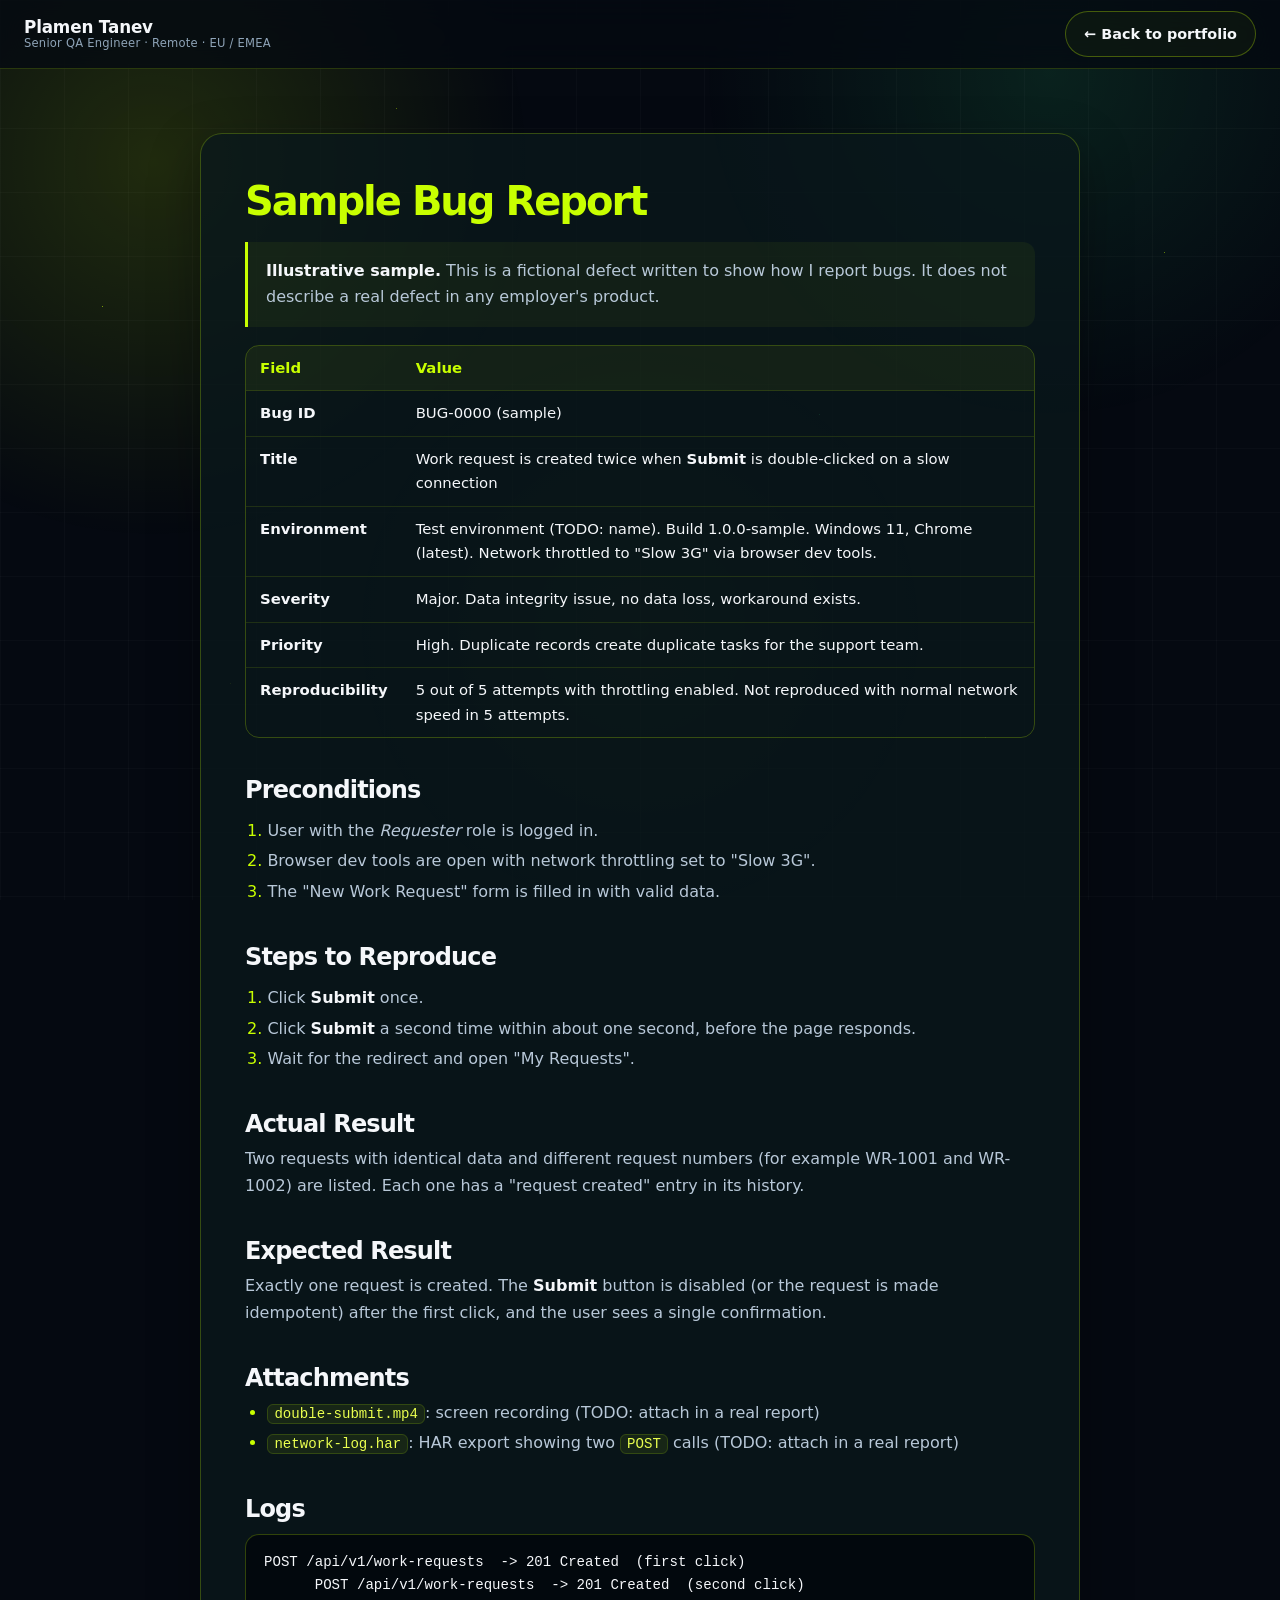
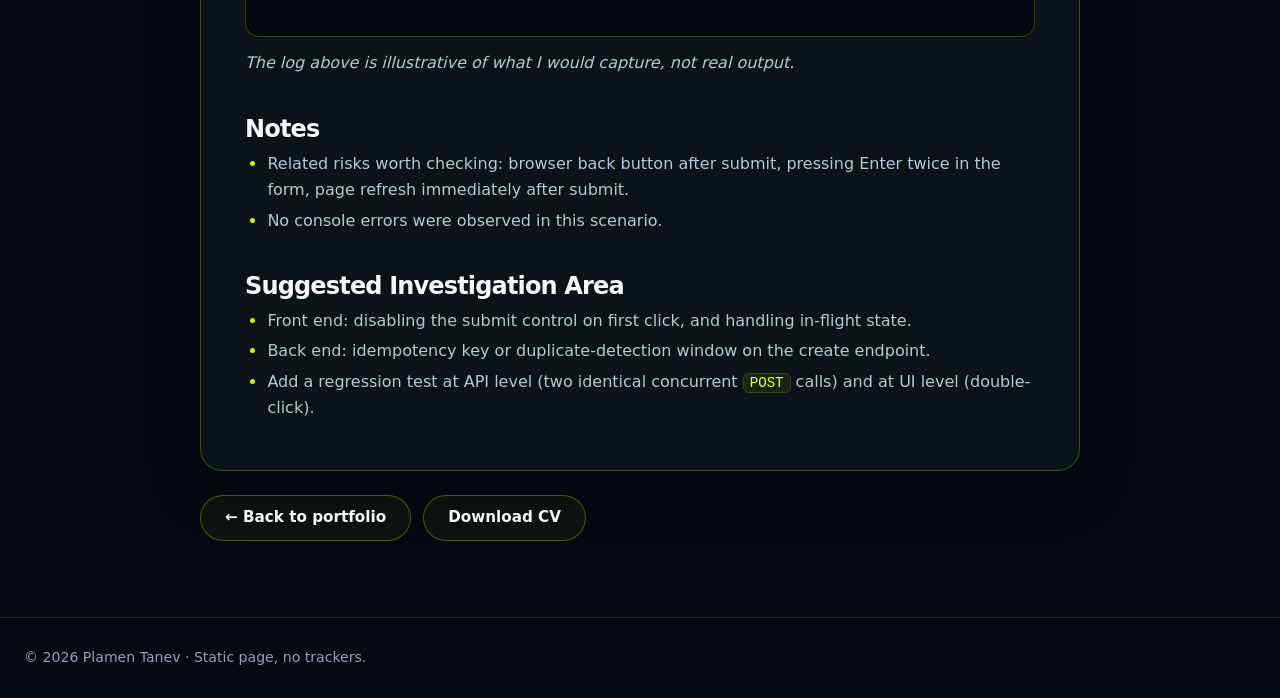
<file: career-package/portfolio/samples/sample-bug-report.html>
<!DOCTYPE html>
<html lang="en">
<head>
  <meta charset="utf-8">
  <meta name="viewport" content="width=device-width, initial-scale=1">
  <title>Sample Bug Report | Plamen Tanev</title>
  <meta name="description" content="Illustrative sample. This is a fictional defect written to show how I report bugs. It does not describe a real defect in any employer&#x27;s product.">
  <meta name="theme-color" content="#050911">
  <link rel="stylesheet" href="../style.css">
  <link rel="icon" href="data:image/svg+xml,%3Csvg xmlns='http://www.w3.org/2000/svg' viewBox='0 0 32 32'%3E%3Crect width='32' height='32' rx='7' fill='%23050911'/%3E%3Cpath d='M8 17l5 5 11-12' fill='none' stroke='%23c8ff00' stroke-width='3' stroke-linecap='round' stroke-linejoin='round'/%3E%3C/svg%3E">
</head>
<body>
  <header class="site-header">
    <div class="container nav">
      <a class="brand" href="../index.html" aria-label="Plamen Tanev, portfolio home">
        <span class="brand-name">Plamen Tanev</span>
        <span class="brand-role">Senior QA Engineer · Remote · EU / EMEA</span>
      </a>
      <a class="neon-button button-secondary doc-back" href="../index.html#samples">&larr; Back to portfolio</a>
    </div>
  </header>

  <main class="container doc">
    <article class="doc-body">
      <h1>Sample Bug Report</h1>
      <blockquote>
      <p><strong>Illustrative sample.</strong> This is a fictional defect written to show how I report bugs. It does not describe a real defect in any employer's product.</p>
      </blockquote>
      <div class="table-wrap"><table>
      <thead>
      <tr>
      <th>Field</th>
      <th>Value</th>
      </tr>
      </thead>
      <tbody>
      <tr>
      <td><strong>Bug ID</strong></td>
      <td>BUG-0000 (sample)</td>
      </tr>
      <tr>
      <td><strong>Title</strong></td>
      <td>Work request is created twice when <strong>Submit</strong> is double-clicked on a slow connection</td>
      </tr>
      <tr>
      <td><strong>Environment</strong></td>
      <td>Test environment (TODO: name). Build 1.0.0-sample. Windows 11, Chrome (latest). Network throttled to "Slow 3G" via browser dev tools.</td>
      </tr>
      <tr>
      <td><strong>Severity</strong></td>
      <td>Major. Data integrity issue, no data loss, workaround exists.</td>
      </tr>
      <tr>
      <td><strong>Priority</strong></td>
      <td>High. Duplicate records create duplicate tasks for the support team.</td>
      </tr>
      <tr>
      <td><strong>Reproducibility</strong></td>
      <td>5 out of 5 attempts with throttling enabled. Not reproduced with normal network speed in 5 attempts.</td>
      </tr>
      </tbody>
      </table></div>
      <h2>Preconditions</h2>
      <ol>
      <li>User with the <em>Requester</em> role is logged in.</li>
      <li>Browser dev tools are open with network throttling set to "Slow 3G".</li>
      <li>The "New Work Request" form is filled in with valid data.</li>
      </ol>
      <h2>Steps to Reproduce</h2>
      <ol>
      <li>Click <strong>Submit</strong> once.</li>
      <li>Click <strong>Submit</strong> a second time within about one second, before the page responds.</li>
      <li>Wait for the redirect and open "My Requests".</li>
      </ol>
      <h2>Actual Result</h2>
      <p>Two requests with identical data and different request numbers (for example WR-1001 and WR-1002) are listed. Each one has a "request created" entry in its history.</p>
      <h2>Expected Result</h2>
      <p>Exactly one request is created. The <strong>Submit</strong> button is disabled (or the request is made idempotent) after the first click, and the user sees a single confirmation.</p>
      <h2>Attachments</h2>
      <ul>
      <li><code>double-submit.mp4</code>: screen recording (TODO: attach in a real report)</li>
      <li><code>network-log.har</code>: HAR export showing two <code>POST</code> calls (TODO: attach in a real report)</li>
      </ul>
      <h2>Logs</h2>
      <pre><code class="language-text">POST /api/v1/work-requests  -&gt; 201 Created  (first click)
      POST /api/v1/work-requests  -&gt; 201 Created  (second click)
      </code></pre>
      <p><em>The log above is illustrative of what I would capture, not real output.</em></p>
      <h2>Notes</h2>
      <ul>
      <li>Related risks worth checking: browser back button after submit, pressing Enter twice in the form, page refresh immediately after submit.</li>
      <li>No console errors were observed in this scenario.</li>
      </ul>
      <h2>Suggested Investigation Area</h2>
      <ul>
      <li>Front end: disabling the submit control on first click, and handling in-flight state.</li>
      <li>Back end: idempotency key or duplicate-detection window on the create endpoint.</li>
      <li>Add a regression test at API level (two identical concurrent <code>POST</code> calls) and at UI level (double-click).</li>
      </ul>
    </article>
    <p class="doc-foot"><a class="neon-button button-secondary" href="../index.html#samples">&larr; Back to portfolio</a>
      <a class="neon-button button-secondary" href="../PlamenTanevAiQA_Cv.pdf" download="PlamenTanevAiQA_Cv.pdf">Download CV</a></p>
  </main>

  <footer>
    <div class="container">&copy; 2026 Plamen Tanev · Static page, no trackers.</div>
  </footer>
</body>
</html>
</file>
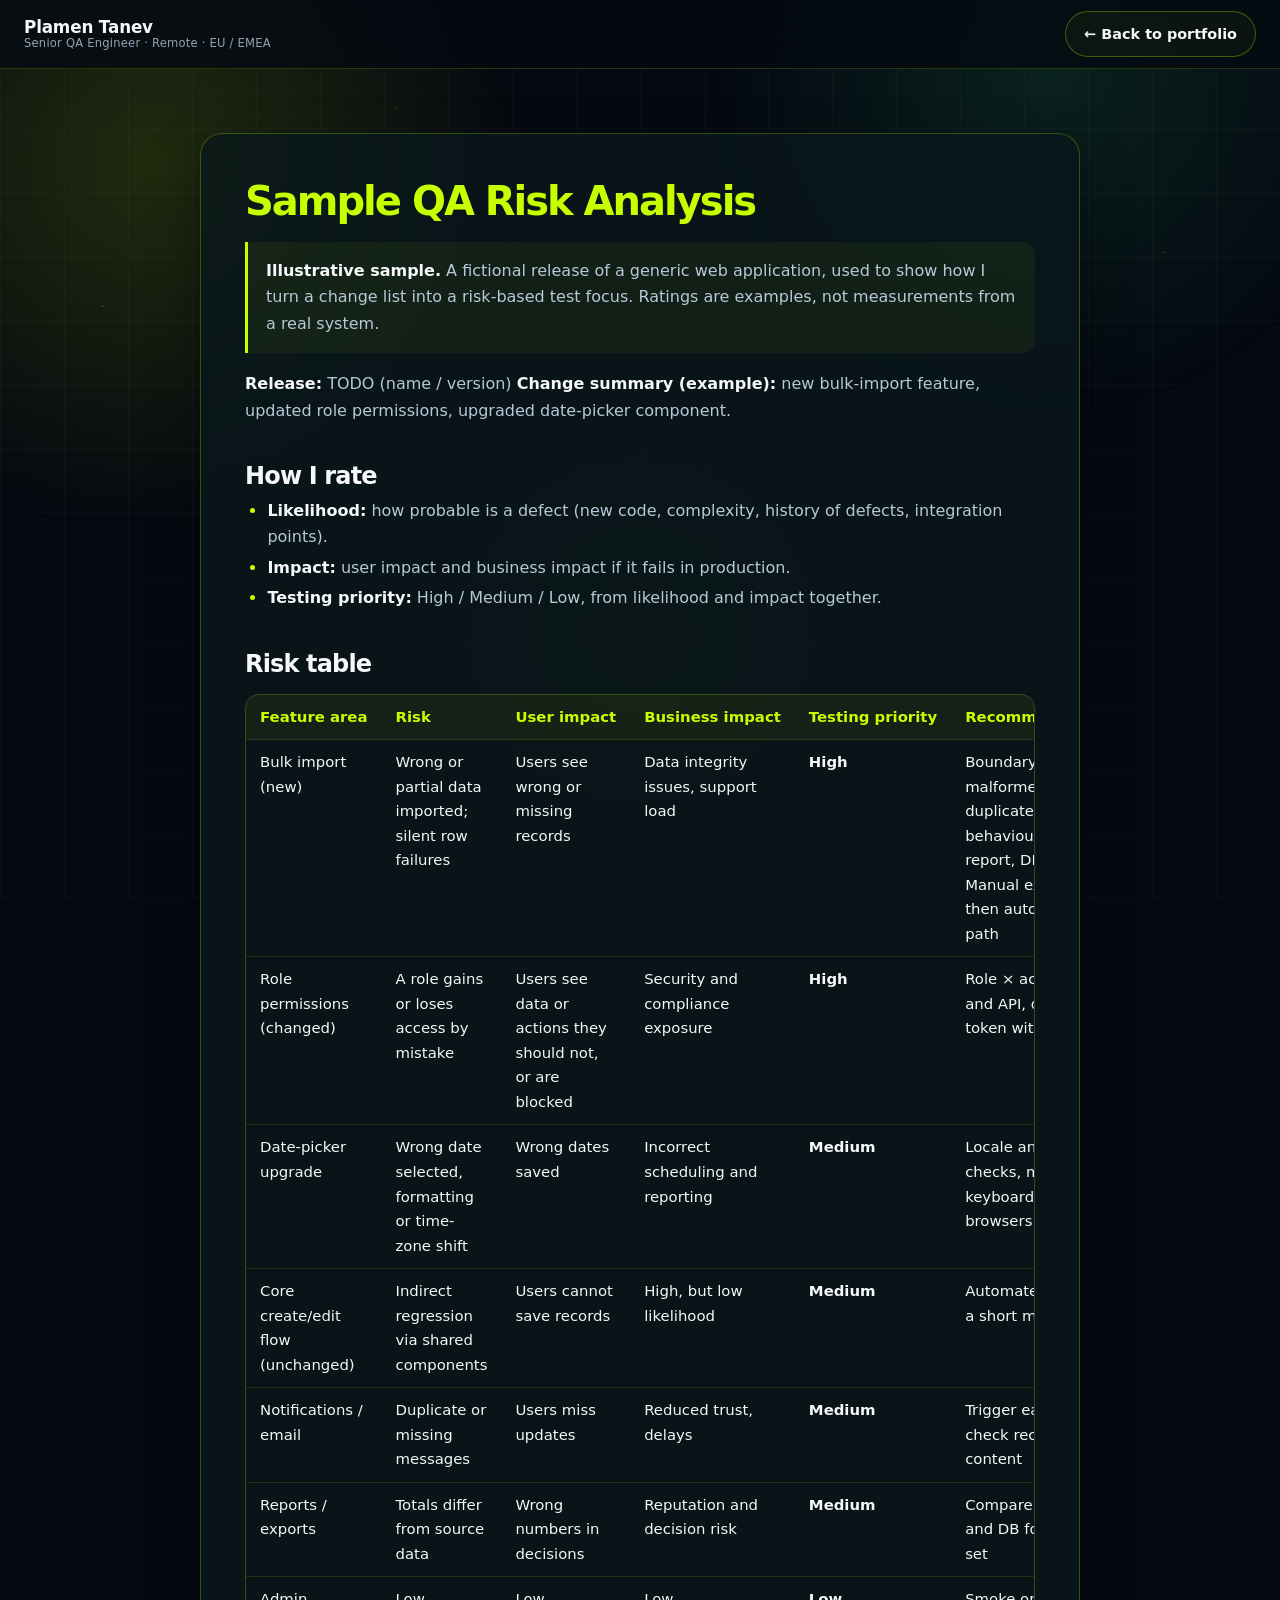
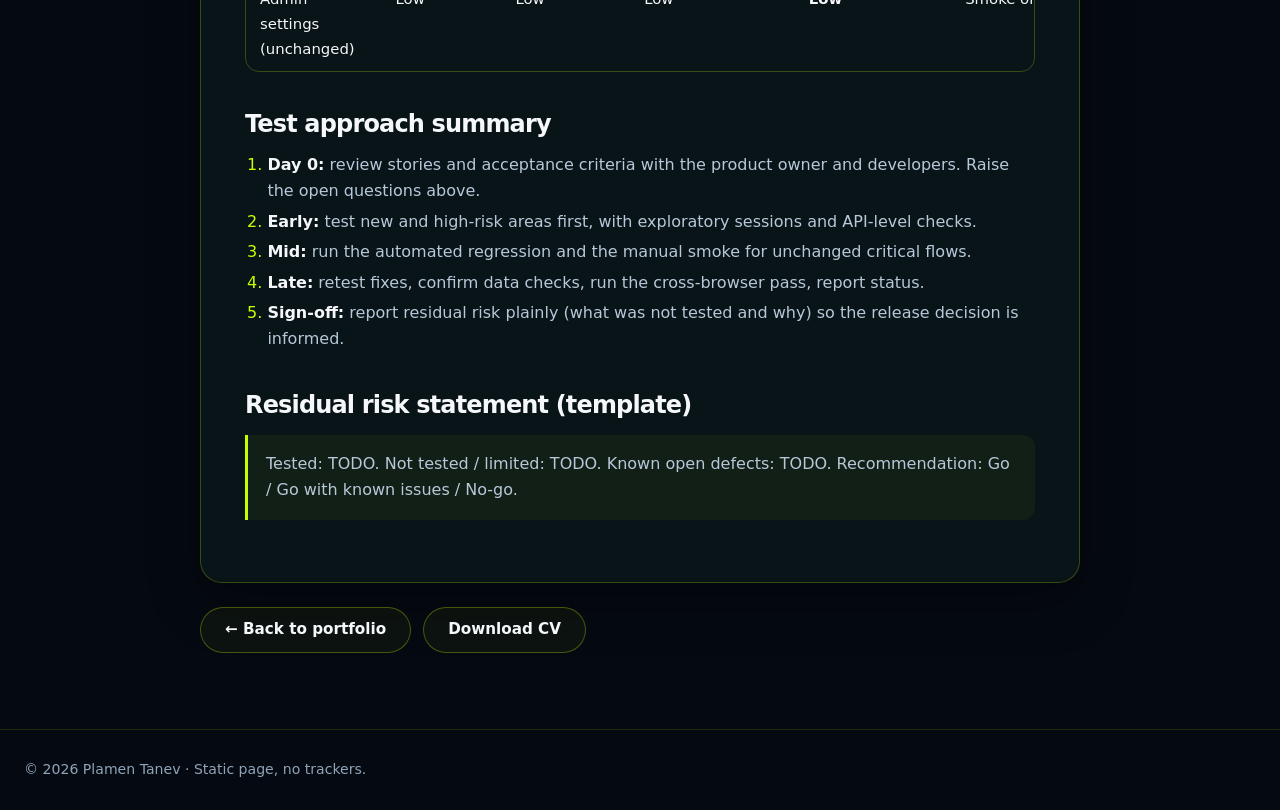
<file: career-package/portfolio/samples/sample-qa-risk-analysis.html>
<!DOCTYPE html>
<html lang="en">
<head>
  <meta charset="utf-8">
  <meta name="viewport" content="width=device-width, initial-scale=1">
  <title>Sample QA Risk Analysis | Plamen Tanev</title>
  <meta name="description" content="Illustrative sample. A fictional release of a generic web application, used to show how I turn a change list into a risk-based test focus. Ratings are examples, not measurements from a real ">
  <meta name="theme-color" content="#050911">
  <link rel="stylesheet" href="../style.css">
  <link rel="icon" href="data:image/svg+xml,%3Csvg xmlns='http://www.w3.org/2000/svg' viewBox='0 0 32 32'%3E%3Crect width='32' height='32' rx='7' fill='%23050911'/%3E%3Cpath d='M8 17l5 5 11-12' fill='none' stroke='%23c8ff00' stroke-width='3' stroke-linecap='round' stroke-linejoin='round'/%3E%3C/svg%3E">
</head>
<body>
  <header class="site-header">
    <div class="container nav">
      <a class="brand" href="../index.html" aria-label="Plamen Tanev, portfolio home">
        <span class="brand-name">Plamen Tanev</span>
        <span class="brand-role">Senior QA Engineer · Remote · EU / EMEA</span>
      </a>
      <a class="neon-button button-secondary doc-back" href="../index.html#samples">&larr; Back to portfolio</a>
    </div>
  </header>

  <main class="container doc">
    <article class="doc-body">
      <h1>Sample QA Risk Analysis</h1>
      <blockquote>
      <p><strong>Illustrative sample.</strong> A fictional release of a generic web application, used to show how I turn a change list into a risk-based test focus. Ratings are examples, not measurements from a real system.</p>
      </blockquote>
      <p><strong>Release:</strong> TODO (name / version)
      <strong>Change summary (example):</strong> new bulk-import feature, updated role permissions, upgraded date-picker component.</p>
      <h2>How I rate</h2>
      <ul>
      <li><strong>Likelihood:</strong> how probable is a defect (new code, complexity, history of defects, integration points).</li>
      <li><strong>Impact:</strong> user impact and business impact if it fails in production.</li>
      <li><strong>Testing priority:</strong> High / Medium / Low, from likelihood and impact together.</li>
      </ul>
      <h2>Risk table</h2>
      <div class="table-wrap"><table>
      <thead>
      <tr>
      <th>Feature area</th>
      <th>Risk</th>
      <th>User impact</th>
      <th>Business impact</th>
      <th>Testing priority</th>
      <th>Recommended coverage</th>
      <th>Open questions</th>
      </tr>
      </thead>
      <tbody>
      <tr>
      <td>Bulk import (new)</td>
      <td>Wrong or partial data imported; silent row failures</td>
      <td>Users see wrong or missing records</td>
      <td>Data integrity issues, support load</td>
      <td><strong>High</strong></td>
      <td>Boundary file sizes, malformed rows, duplicates, rollback behaviour, row-level error report, DB verification. Manual exploratory first, then automate the happy path</td>
      <td>What is the max rows/file size? Is import all-or-nothing?</td>
      </tr>
      <tr>
      <td>Role permissions (changed)</td>
      <td>A role gains or loses access by mistake</td>
      <td>Users see data or actions they should not, or are blocked</td>
      <td>Security and compliance exposure</td>
      <td><strong>High</strong></td>
      <td>Role × action matrix on UI and API, direct URL access, token with wrong role</td>
      <td>Are there roles not covered by the matrix?</td>
      </tr>
      <tr>
      <td>Date-picker upgrade</td>
      <td>Wrong date selected, formatting or time-zone shift</td>
      <td>Wrong dates saved</td>
      <td>Incorrect scheduling and reporting</td>
      <td><strong>Medium</strong></td>
      <td>Locale and time-zone checks, month boundaries, keyboard input, all browsers in scope</td>
      <td>Which locales are officially supported?</td>
      </tr>
      <tr>
      <td>Core create/edit flow (unchanged)</td>
      <td>Indirect regression via shared components</td>
      <td>Users cannot save records</td>
      <td>High, but low likelihood</td>
      <td><strong>Medium</strong></td>
      <td>Automated regression plus a short manual smoke</td>
      <td>None</td>
      </tr>
      <tr>
      <td>Notifications / email</td>
      <td>Duplicate or missing messages</td>
      <td>Users miss updates</td>
      <td>Reduced trust, delays</td>
      <td><strong>Medium</strong></td>
      <td>Trigger each event once, check recipients and content</td>
      <td>Is the mail service stubbed in test?</td>
      </tr>
      <tr>
      <td>Reports / exports</td>
      <td>Totals differ from source data</td>
      <td>Wrong numbers in decisions</td>
      <td>Reputation and decision risk</td>
      <td><strong>Medium</strong></td>
      <td>Compare export against UI and DB for a known data set</td>
      <td>Which reports changed?</td>
      </tr>
      <tr>
      <td>Admin settings (unchanged)</td>
      <td>Low</td>
      <td>Low</td>
      <td>Low</td>
      <td><strong>Low</strong></td>
      <td>Smoke only</td>
      <td>None</td>
      </tr>
      </tbody>
      </table></div>
      <h2>Test approach summary</h2>
      <ol>
      <li><strong>Day 0:</strong> review stories and acceptance criteria with the product owner and developers. Raise the open questions above.</li>
      <li><strong>Early:</strong> test new and high-risk areas first, with exploratory sessions and API-level checks.</li>
      <li><strong>Mid:</strong> run the automated regression and the manual smoke for unchanged critical flows.</li>
      <li><strong>Late:</strong> retest fixes, confirm data checks, run the cross-browser pass, report status.</li>
      <li><strong>Sign-off:</strong> report residual risk plainly (what was not tested and why) so the release decision is informed.</li>
      </ol>
      <h2>Residual risk statement (template)</h2>
      <blockquote>
      <p>Tested: TODO. Not tested / limited: TODO. Known open defects: TODO. Recommendation: Go / Go with known issues / No-go.</p>
      </blockquote>
    </article>
    <p class="doc-foot"><a class="neon-button button-secondary" href="../index.html#samples">&larr; Back to portfolio</a>
      <a class="neon-button button-secondary" href="../PlamenTanevAiQA_Cv.pdf" download="PlamenTanevAiQA_Cv.pdf">Download CV</a></p>
  </main>

  <footer>
    <div class="container">&copy; 2026 Plamen Tanev · Static page, no trackers.</div>
  </footer>
</body>
</html>
</file>
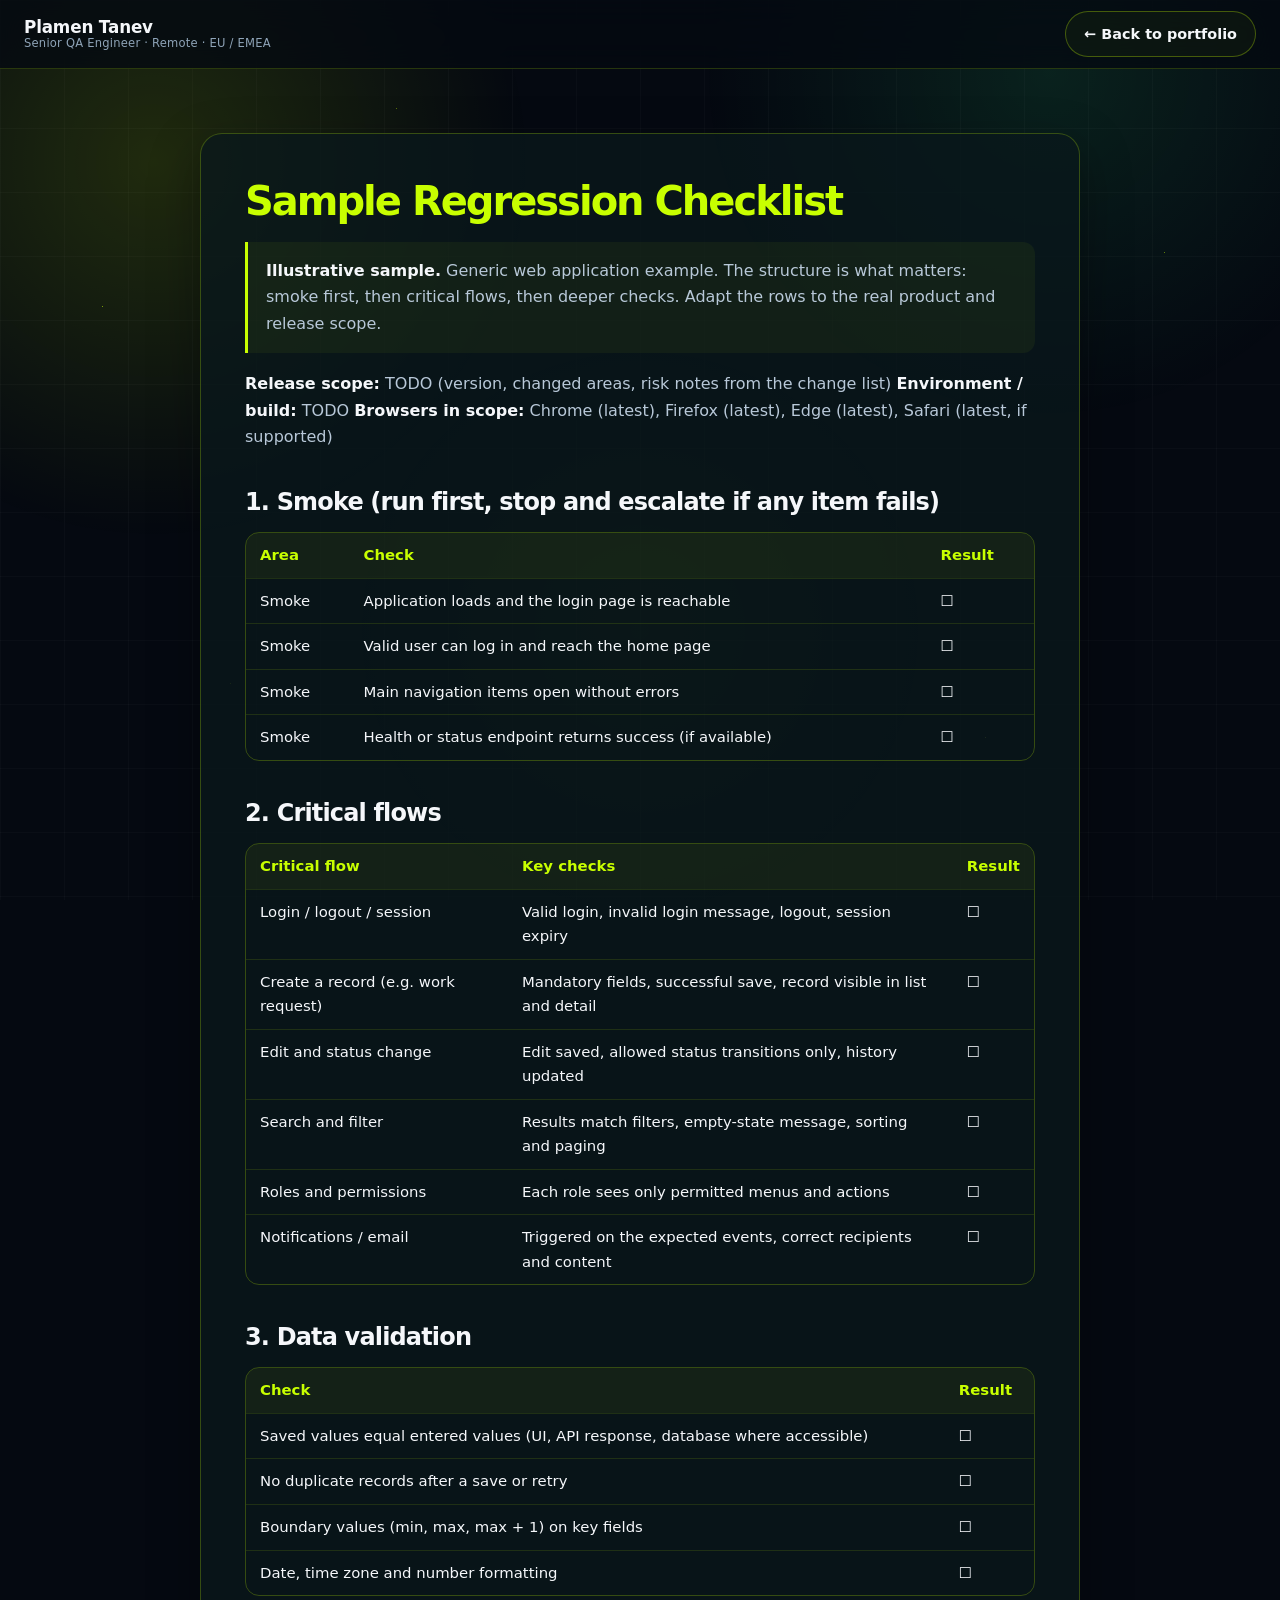
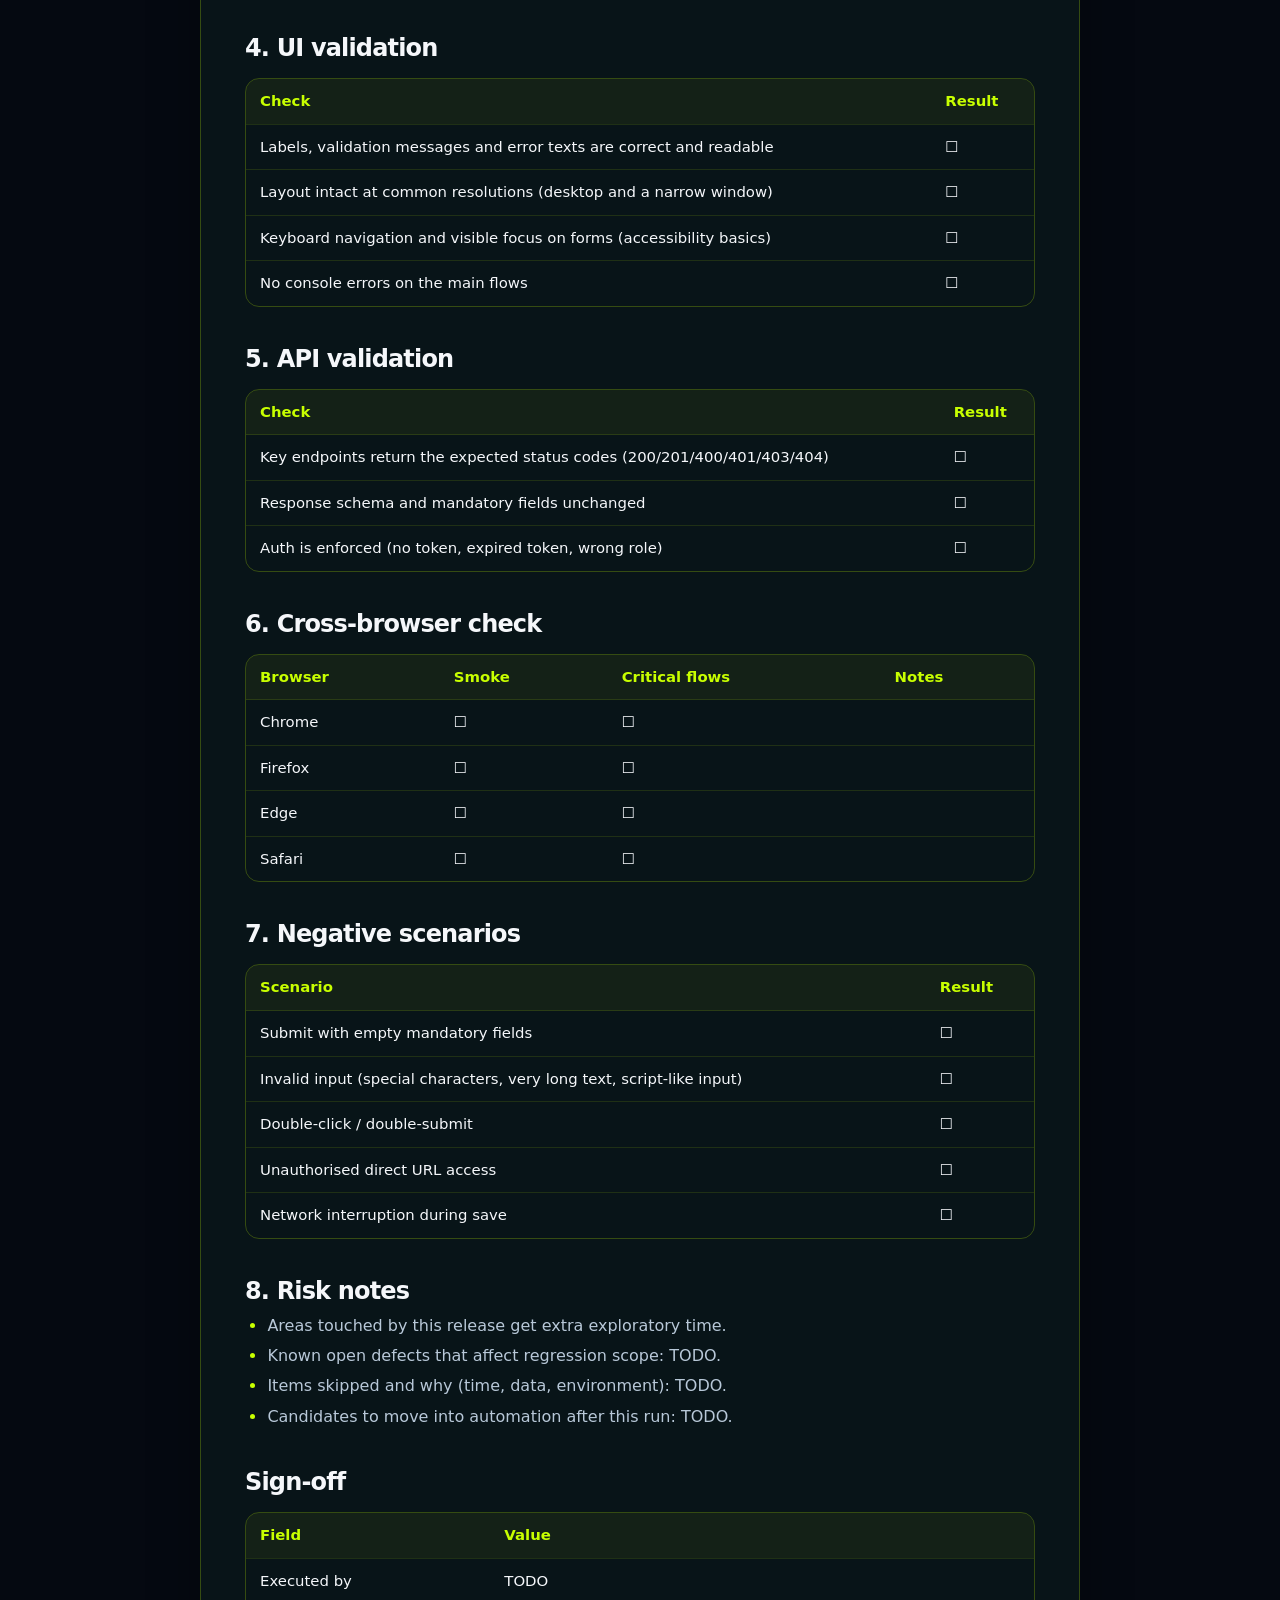
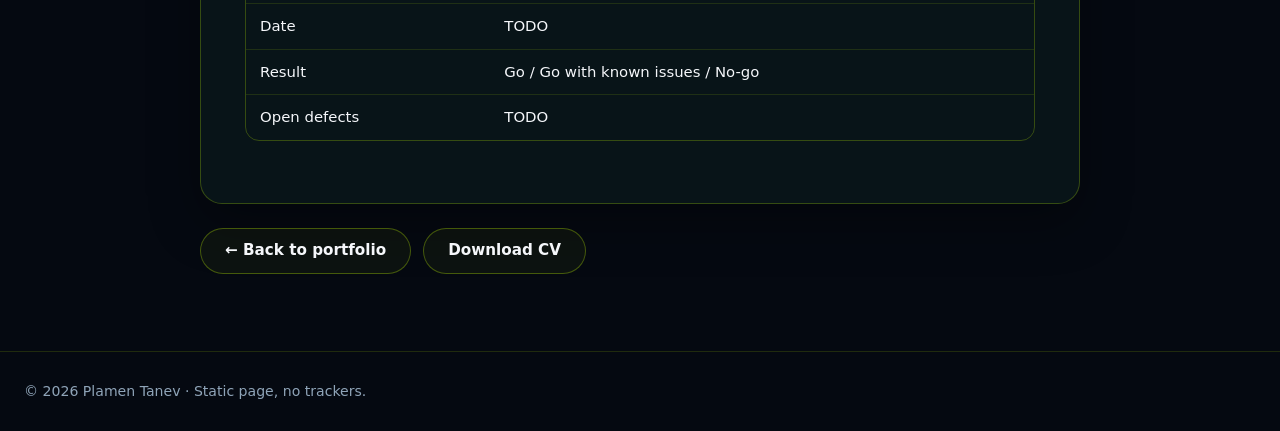
<file: career-package/portfolio/samples/sample-regression-checklist.html>
<!DOCTYPE html>
<html lang="en">
<head>
  <meta charset="utf-8">
  <meta name="viewport" content="width=device-width, initial-scale=1">
  <title>Sample Regression Checklist | Plamen Tanev</title>
  <meta name="description" content="Illustrative sample. Generic web application example. The structure is what matters: smoke first, then critical flows, then deeper checks. Adapt the rows to the real product and release scop">
  <meta name="theme-color" content="#050911">
  <link rel="stylesheet" href="../style.css">
  <link rel="icon" href="data:image/svg+xml,%3Csvg xmlns='http://www.w3.org/2000/svg' viewBox='0 0 32 32'%3E%3Crect width='32' height='32' rx='7' fill='%23050911'/%3E%3Cpath d='M8 17l5 5 11-12' fill='none' stroke='%23c8ff00' stroke-width='3' stroke-linecap='round' stroke-linejoin='round'/%3E%3C/svg%3E">
</head>
<body>
  <header class="site-header">
    <div class="container nav">
      <a class="brand" href="../index.html" aria-label="Plamen Tanev, portfolio home">
        <span class="brand-name">Plamen Tanev</span>
        <span class="brand-role">Senior QA Engineer · Remote · EU / EMEA</span>
      </a>
      <a class="neon-button button-secondary doc-back" href="../index.html#samples">&larr; Back to portfolio</a>
    </div>
  </header>

  <main class="container doc">
    <article class="doc-body">
      <h1>Sample Regression Checklist</h1>
      <blockquote>
      <p><strong>Illustrative sample.</strong> Generic web application example. The structure is what matters: smoke first, then critical flows, then deeper checks. Adapt the rows to the real product and release scope.</p>
      </blockquote>
      <p><strong>Release scope:</strong> TODO (version, changed areas, risk notes from the change list)
      <strong>Environment / build:</strong> TODO
      <strong>Browsers in scope:</strong> Chrome (latest), Firefox (latest), Edge (latest), Safari (latest, if supported)</p>
      <h2>1. Smoke (run first, stop and escalate if any item fails)</h2>
      <div class="table-wrap"><table>
      <thead>
      <tr>
      <th>Area</th>
      <th>Check</th>
      <th>Result</th>
      </tr>
      </thead>
      <tbody>
      <tr>
      <td>Smoke</td>
      <td>Application loads and the login page is reachable</td>
      <td>☐</td>
      </tr>
      <tr>
      <td>Smoke</td>
      <td>Valid user can log in and reach the home page</td>
      <td>☐</td>
      </tr>
      <tr>
      <td>Smoke</td>
      <td>Main navigation items open without errors</td>
      <td>☐</td>
      </tr>
      <tr>
      <td>Smoke</td>
      <td>Health or status endpoint returns success (if available)</td>
      <td>☐</td>
      </tr>
      </tbody>
      </table></div>
      <h2>2. Critical flows</h2>
      <div class="table-wrap"><table>
      <thead>
      <tr>
      <th>Critical flow</th>
      <th>Key checks</th>
      <th>Result</th>
      </tr>
      </thead>
      <tbody>
      <tr>
      <td>Login / logout / session</td>
      <td>Valid login, invalid login message, logout, session expiry</td>
      <td>☐</td>
      </tr>
      <tr>
      <td>Create a record (e.g. work request)</td>
      <td>Mandatory fields, successful save, record visible in list and detail</td>
      <td>☐</td>
      </tr>
      <tr>
      <td>Edit and status change</td>
      <td>Edit saved, allowed status transitions only, history updated</td>
      <td>☐</td>
      </tr>
      <tr>
      <td>Search and filter</td>
      <td>Results match filters, empty-state message, sorting and paging</td>
      <td>☐</td>
      </tr>
      <tr>
      <td>Roles and permissions</td>
      <td>Each role sees only permitted menus and actions</td>
      <td>☐</td>
      </tr>
      <tr>
      <td>Notifications / email</td>
      <td>Triggered on the expected events, correct recipients and content</td>
      <td>☐</td>
      </tr>
      </tbody>
      </table></div>
      <h2>3. Data validation</h2>
      <div class="table-wrap"><table>
      <thead>
      <tr>
      <th>Check</th>
      <th>Result</th>
      </tr>
      </thead>
      <tbody>
      <tr>
      <td>Saved values equal entered values (UI, API response, database where accessible)</td>
      <td>☐</td>
      </tr>
      <tr>
      <td>No duplicate records after a save or retry</td>
      <td>☐</td>
      </tr>
      <tr>
      <td>Boundary values (min, max, max + 1) on key fields</td>
      <td>☐</td>
      </tr>
      <tr>
      <td>Date, time zone and number formatting</td>
      <td>☐</td>
      </tr>
      </tbody>
      </table></div>
      <h2>4. UI validation</h2>
      <div class="table-wrap"><table>
      <thead>
      <tr>
      <th>Check</th>
      <th>Result</th>
      </tr>
      </thead>
      <tbody>
      <tr>
      <td>Labels, validation messages and error texts are correct and readable</td>
      <td>☐</td>
      </tr>
      <tr>
      <td>Layout intact at common resolutions (desktop and a narrow window)</td>
      <td>☐</td>
      </tr>
      <tr>
      <td>Keyboard navigation and visible focus on forms (accessibility basics)</td>
      <td>☐</td>
      </tr>
      <tr>
      <td>No console errors on the main flows</td>
      <td>☐</td>
      </tr>
      </tbody>
      </table></div>
      <h2>5. API validation</h2>
      <div class="table-wrap"><table>
      <thead>
      <tr>
      <th>Check</th>
      <th>Result</th>
      </tr>
      </thead>
      <tbody>
      <tr>
      <td>Key endpoints return the expected status codes (200/201/400/401/403/404)</td>
      <td>☐</td>
      </tr>
      <tr>
      <td>Response schema and mandatory fields unchanged</td>
      <td>☐</td>
      </tr>
      <tr>
      <td>Auth is enforced (no token, expired token, wrong role)</td>
      <td>☐</td>
      </tr>
      </tbody>
      </table></div>
      <h2>6. Cross-browser check</h2>
      <div class="table-wrap"><table>
      <thead>
      <tr>
      <th>Browser</th>
      <th>Smoke</th>
      <th>Critical flows</th>
      <th>Notes</th>
      </tr>
      </thead>
      <tbody>
      <tr>
      <td>Chrome</td>
      <td>☐</td>
      <td>☐</td>
      <td></td>
      </tr>
      <tr>
      <td>Firefox</td>
      <td>☐</td>
      <td>☐</td>
      <td></td>
      </tr>
      <tr>
      <td>Edge</td>
      <td>☐</td>
      <td>☐</td>
      <td></td>
      </tr>
      <tr>
      <td>Safari</td>
      <td>☐</td>
      <td>☐</td>
      <td></td>
      </tr>
      </tbody>
      </table></div>
      <h2>7. Negative scenarios</h2>
      <div class="table-wrap"><table>
      <thead>
      <tr>
      <th>Scenario</th>
      <th>Result</th>
      </tr>
      </thead>
      <tbody>
      <tr>
      <td>Submit with empty mandatory fields</td>
      <td>☐</td>
      </tr>
      <tr>
      <td>Invalid input (special characters, very long text, script-like input)</td>
      <td>☐</td>
      </tr>
      <tr>
      <td>Double-click / double-submit</td>
      <td>☐</td>
      </tr>
      <tr>
      <td>Unauthorised direct URL access</td>
      <td>☐</td>
      </tr>
      <tr>
      <td>Network interruption during save</td>
      <td>☐</td>
      </tr>
      </tbody>
      </table></div>
      <h2>8. Risk notes</h2>
      <ul>
      <li>Areas touched by this release get extra exploratory time.</li>
      <li>Known open defects that affect regression scope: TODO.</li>
      <li>Items skipped and why (time, data, environment): TODO.</li>
      <li>Candidates to move into automation after this run: TODO.</li>
      </ul>
      <h2>Sign-off</h2>
      <div class="table-wrap"><table>
      <thead>
      <tr>
      <th>Field</th>
      <th>Value</th>
      </tr>
      </thead>
      <tbody>
      <tr>
      <td>Executed by</td>
      <td>TODO</td>
      </tr>
      <tr>
      <td>Date</td>
      <td>TODO</td>
      </tr>
      <tr>
      <td>Result</td>
      <td>Go / Go with known issues / No-go</td>
      </tr>
      <tr>
      <td>Open defects</td>
      <td>TODO</td>
      </tr>
      </tbody>
      </table></div>
    </article>
    <p class="doc-foot"><a class="neon-button button-secondary" href="../index.html#samples">&larr; Back to portfolio</a>
      <a class="neon-button button-secondary" href="../PlamenTanevAiQA_Cv.pdf" download="PlamenTanevAiQA_Cv.pdf">Download CV</a></p>
  </main>

  <footer>
    <div class="container">&copy; 2026 Plamen Tanev · Static page, no trackers.</div>
  </footer>
</body>
</html>
</file>
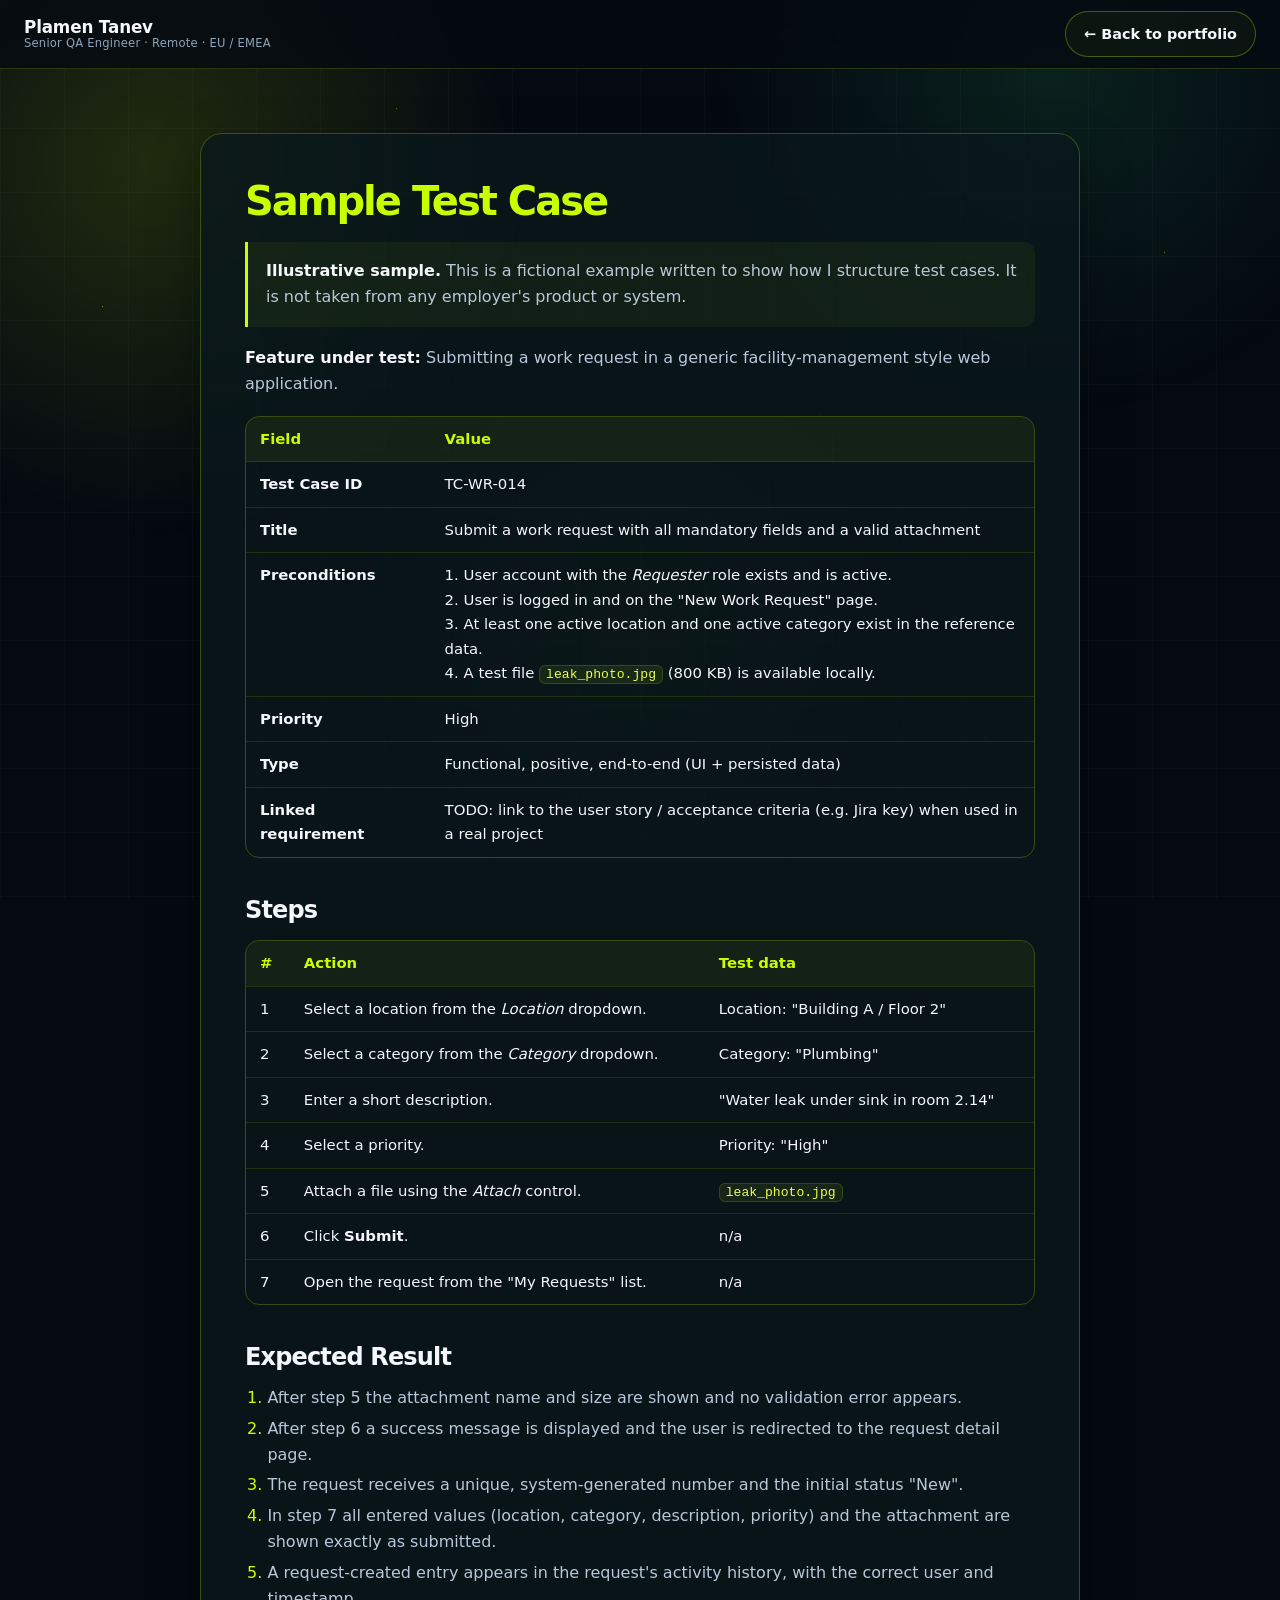
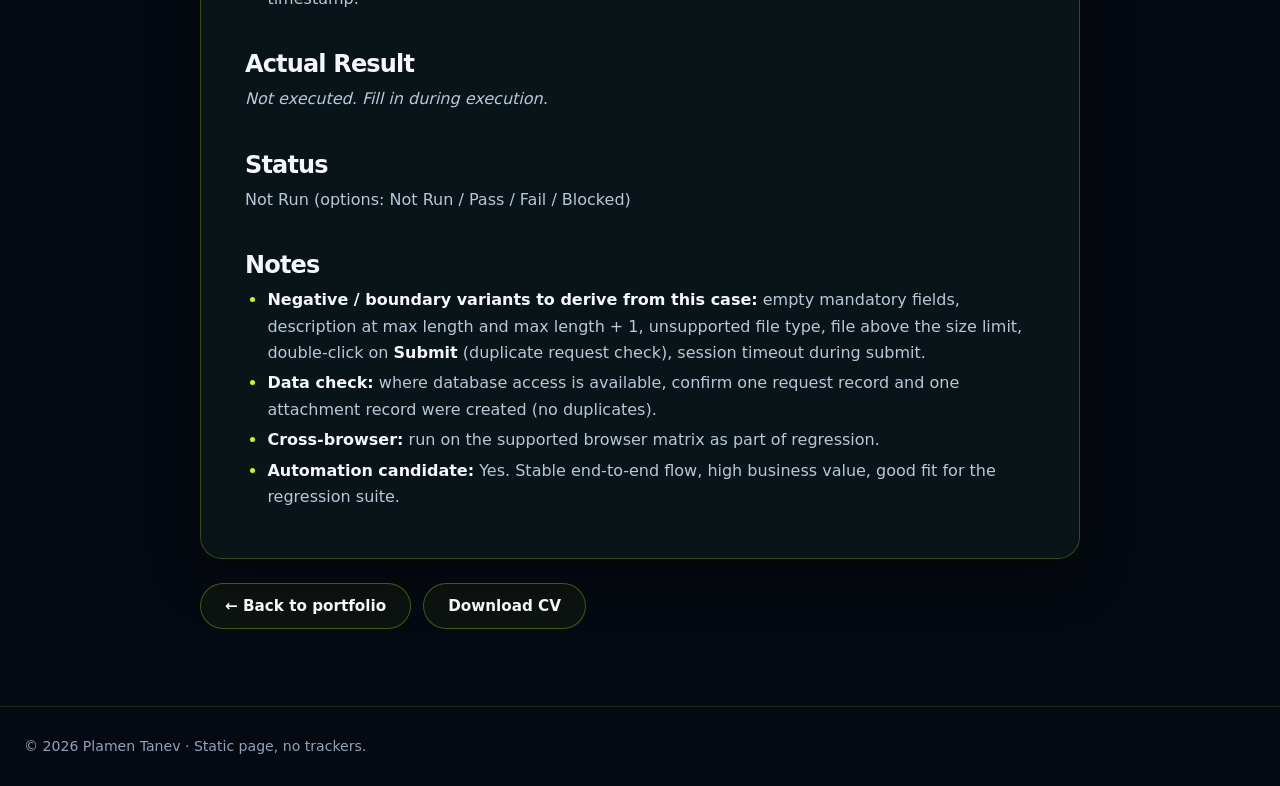
<file: career-package/portfolio/samples/sample-test-case.html>
<!DOCTYPE html>
<html lang="en">
<head>
  <meta charset="utf-8">
  <meta name="viewport" content="width=device-width, initial-scale=1">
  <title>Sample Test Case | Plamen Tanev</title>
  <meta name="description" content="Illustrative sample. This is a fictional example written to show how I structure test cases. It is not taken from any employer&#x27;s product or system.">
  <meta name="theme-color" content="#050911">
  <link rel="stylesheet" href="../style.css">
  <link rel="icon" href="data:image/svg+xml,%3Csvg xmlns='http://www.w3.org/2000/svg' viewBox='0 0 32 32'%3E%3Crect width='32' height='32' rx='7' fill='%23050911'/%3E%3Cpath d='M8 17l5 5 11-12' fill='none' stroke='%23c8ff00' stroke-width='3' stroke-linecap='round' stroke-linejoin='round'/%3E%3C/svg%3E">
</head>
<body>
  <header class="site-header">
    <div class="container nav">
      <a class="brand" href="../index.html" aria-label="Plamen Tanev, portfolio home">
        <span class="brand-name">Plamen Tanev</span>
        <span class="brand-role">Senior QA Engineer · Remote · EU / EMEA</span>
      </a>
      <a class="neon-button button-secondary doc-back" href="../index.html#samples">&larr; Back to portfolio</a>
    </div>
  </header>

  <main class="container doc">
    <article class="doc-body">
      <h1>Sample Test Case</h1>
      <blockquote>
      <p><strong>Illustrative sample.</strong> This is a fictional example written to show how I structure test cases. It is not taken from any employer's product or system.</p>
      </blockquote>
      <p><strong>Feature under test:</strong> Submitting a work request in a generic facility-management style web application.</p>
      <div class="table-wrap"><table>
      <thead>
      <tr>
      <th>Field</th>
      <th>Value</th>
      </tr>
      </thead>
      <tbody>
      <tr>
      <td><strong>Test Case ID</strong></td>
      <td>TC-WR-014</td>
      </tr>
      <tr>
      <td><strong>Title</strong></td>
      <td>Submit a work request with all mandatory fields and a valid attachment</td>
      </tr>
      <tr>
      <td><strong>Preconditions</strong></td>
      <td>1. User account with the <em>Requester</em> role exists and is active.<br>2. User is logged in and on the "New Work Request" page.<br>3. At least one active location and one active category exist in the reference data.<br>4. A test file <code>leak_photo.jpg</code> (800 KB) is available locally.</td>
      </tr>
      <tr>
      <td><strong>Priority</strong></td>
      <td>High</td>
      </tr>
      <tr>
      <td><strong>Type</strong></td>
      <td>Functional, positive, end-to-end (UI + persisted data)</td>
      </tr>
      <tr>
      <td><strong>Linked requirement</strong></td>
      <td>TODO: link to the user story / acceptance criteria (e.g. Jira key) when used in a real project</td>
      </tr>
      </tbody>
      </table></div>
      <h2>Steps</h2>
      <div class="table-wrap"><table>
      <thead>
      <tr>
      <th>#</th>
      <th>Action</th>
      <th>Test data</th>
      </tr>
      </thead>
      <tbody>
      <tr>
      <td>1</td>
      <td>Select a location from the <em>Location</em> dropdown.</td>
      <td>Location: "Building A / Floor 2"</td>
      </tr>
      <tr>
      <td>2</td>
      <td>Select a category from the <em>Category</em> dropdown.</td>
      <td>Category: "Plumbing"</td>
      </tr>
      <tr>
      <td>3</td>
      <td>Enter a short description.</td>
      <td>"Water leak under sink in room 2.14"</td>
      </tr>
      <tr>
      <td>4</td>
      <td>Select a priority.</td>
      <td>Priority: "High"</td>
      </tr>
      <tr>
      <td>5</td>
      <td>Attach a file using the <em>Attach</em> control.</td>
      <td><code>leak_photo.jpg</code></td>
      </tr>
      <tr>
      <td>6</td>
      <td>Click <strong>Submit</strong>.</td>
      <td>n/a</td>
      </tr>
      <tr>
      <td>7</td>
      <td>Open the request from the "My Requests" list.</td>
      <td>n/a</td>
      </tr>
      </tbody>
      </table></div>
      <h2>Expected Result</h2>
      <ol>
      <li>After step 5 the attachment name and size are shown and no validation error appears.</li>
      <li>After step 6 a success message is displayed and the user is redirected to the request detail page.</li>
      <li>The request receives a unique, system-generated number and the initial status "New".</li>
      <li>In step 7 all entered values (location, category, description, priority) and the attachment are shown exactly as submitted.</li>
      <li>A request-created entry appears in the request's activity history, with the correct user and timestamp.</li>
      </ol>
      <h2>Actual Result</h2>
      <p><em>Not executed. Fill in during execution.</em></p>
      <h2>Status</h2>
      <p>Not Run (options: Not Run / Pass / Fail / Blocked)</p>
      <h2>Notes</h2>
      <ul>
      <li><strong>Negative / boundary variants to derive from this case:</strong> empty mandatory fields, description at max length and max length + 1, unsupported file type, file above the size limit, double-click on <strong>Submit</strong> (duplicate request check), session timeout during submit.</li>
      <li><strong>Data check:</strong> where database access is available, confirm one request record and one attachment record were created (no duplicates).</li>
      <li><strong>Cross-browser:</strong> run on the supported browser matrix as part of regression.</li>
      <li><strong>Automation candidate:</strong> Yes. Stable end-to-end flow, high business value, good fit for the regression suite.</li>
      </ul>
    </article>
    <p class="doc-foot"><a class="neon-button button-secondary" href="../index.html#samples">&larr; Back to portfolio</a>
      <a class="neon-button button-secondary" href="../PlamenTanevAiQA_Cv.pdf" download="PlamenTanevAiQA_Cv.pdf">Download CV</a></p>
  </main>

  <footer>
    <div class="container">&copy; 2026 Plamen Tanev · Static page, no trackers.</div>
  </footer>
</body>
</html>
</file>
<file: career-package/portfolio/style.css>
/* Plamen Tanev portfolio: yellow-green JARVIS / AI-QA theme.
   Static CSS only. No framework, no external fonts, no build step.
   Sections: 1 tokens · 2 base · 3 layout · 4 components · 5 header · 6 hero
             7 AI stack · 8 JARVIS · 9 strengths/expertise (9a QA+AI cards, 9b expertise cards) · 10 projects
             11 samples · 12 tools · 13 contact · 14 responsive · 15 a11y */

/* ---------- 1. Tokens ---------- */
:root {
  --bg: #050911;
  --bg-soft: #07111b;
  --bg-panel: rgba(10, 24, 28, 0.78);
  --bg-panel-strong: rgba(13, 31, 31, 0.92);

  --text-main: #f5f7fa;
  --text-muted: #b8c8d8;
  --text-soft: #8fa4b8;

  --accent: #c8ff00;
  --accent-2: #8cff00;
  --accent-3: #eaff4f;
  --green: #36ff8f;
  --warning: #ffd23f;
  --orange: #ff9f43;
  --purple: #a78bfa;

  --border: rgba(200, 255, 0, 0.24);
  --border-strong: rgba(200, 255, 0, 0.65);

  --shadow-glow: 0 0 32px rgba(200, 255, 0, 0.22);
  --shadow-card: 0 18px 50px rgba(0, 0, 0, 0.35);

  --radius: 22px;
  --header-h: 68px;
  --font: "Inter", "Segoe UI", system-ui, -apple-system, "Helvetica Neue", Arial, sans-serif;
  --mono: ui-monospace, "Cascadia Mono", "SF Mono", Consolas, monospace;
}

/* ---------- 2. Base ---------- */
*, *::before, *::after { box-sizing: border-box; }
html { scroll-behavior: smooth; -webkit-text-size-adjust: 100%; }
body {
  margin: 0;
  font-family: var(--font);
  background: var(--bg);
  color: var(--text-main);
  line-height: 1.65;
  overflow-x: hidden;
}

/* Atmosphere: lime glows + thin grid, fixed behind everything */
body::before {
  content: "";
  position: fixed;
  inset: 0;
  pointer-events: none;
  z-index: -2;
  background:
    radial-gradient(circle at 12% 18%, rgba(200, 255, 0, 0.14), transparent 28%),
    radial-gradient(circle at 82% 8%, rgba(54, 255, 143, 0.10), transparent 26%),
    radial-gradient(circle at 50% 70%, rgba(200, 255, 0, 0.06), transparent 32%),
    linear-gradient(rgba(255, 255, 255, 0.025) 1px, transparent 1px),
    linear-gradient(90deg, rgba(255, 255, 255, 0.025) 1px, transparent 1px);
  background-size: auto, auto, auto, 64px 64px, 64px 64px;
}
/* Particle-like highlights: a few static dots */
body::after {
  content: "";
  position: fixed;
  inset: 0;
  pointer-events: none;
  z-index: -1;
  background:
    radial-gradient(circle, rgba(200, 255, 0, 0.55) 0 1.5px, transparent 2px) 8% 34% / 1px 1px no-repeat,
    radial-gradient(circle, rgba(200, 255, 0, 0.4) 0 1.5px, transparent 2px) 31% 12% / 1px 1px no-repeat,
    radial-gradient(circle, rgba(54, 255, 143, 0.5) 0 1.5px, transparent 2px) 64% 46% / 1px 1px no-repeat,
    radial-gradient(circle, rgba(200, 255, 0, 0.45) 0 1.5px, transparent 2px) 91% 28% / 1px 1px no-repeat,
    radial-gradient(circle, rgba(234, 255, 79, 0.4) 0 1.5px, transparent 2px) 77% 82% / 1px 1px no-repeat,
    radial-gradient(circle, rgba(200, 255, 0, 0.35) 0 1.5px, transparent 2px) 18% 76% / 1px 1px no-repeat;
}

img, svg { max-width: 100%; display: block; }
a { color: var(--accent); text-decoration: none; }
a:hover { text-decoration: underline; text-underline-offset: 3px; }
ul { margin: 0; padding: 0; list-style: none; }

h1, h2, h3, p { margin: 0; }
h1 {
  font-size: clamp(42px, 6vw, 82px);
  line-height: 0.95;
  letter-spacing: -0.05em;
  font-weight: 800;
}
h2 {
  font-size: clamp(30px, 4vw, 52px);
  line-height: 1;
  letter-spacing: -0.035em;
  font-weight: 800;
}
h3 {
  font-size: clamp(18px, 2vw, 24px);
  line-height: 1.15;
  font-weight: 700;
  letter-spacing: -0.01em;
}
p { line-height: 1.65; color: var(--text-muted); }

.icon {
  width: 24px; height: 24px;
  fill: none; stroke: currentColor;
  stroke-width: 1.8; stroke-linecap: round; stroke-linejoin: round;
  flex: none;
}

.skip {
  position: absolute; left: -9999px; top: 8px;
  background: var(--accent); color: #050911;
  padding: 8px 14px; border-radius: 8px; font-weight: 700; z-index: 100;
}
.skip:focus { left: 8px; }

/* ---------- 3. Layout ---------- */
.container {
  width: min(1440px, calc(100% - 48px));
  margin: 0 auto;
}
.section { padding: clamp(56px, 7vw, 104px) 0; scroll-margin-top: var(--header-h); }
.section.tight { padding-top: 0; }
.nav-wrap { display: contents; }
.section-header { max-width: 820px; margin-bottom: clamp(28px, 4vw, 48px); }
.section-header h2 { margin-top: 12px; }
.section-header p { margin-top: 16px; font-size: 1.05rem; }

.section-kicker {
  color: var(--accent);
  letter-spacing: 0.22em;
  text-transform: uppercase;
  font-size: 0.78rem;
  font-weight: 800;
  font-family: var(--mono);
}
.text-accent { color: var(--accent); text-shadow: 0 0 24px rgba(200, 255, 0, 0.25); }

/* ---------- 4. Components ---------- */
.card,
.glass-card {
  background: linear-gradient(180deg, rgba(16, 35, 35, 0.86), rgba(8, 18, 26, 0.94));
  border: 1px solid rgba(200, 255, 0, 0.22);
  border-radius: var(--radius);
  box-shadow: var(--shadow-card);
  backdrop-filter: blur(14px);
  -webkit-backdrop-filter: blur(14px);
  transition: transform 180ms ease, border-color 180ms ease, box-shadow 180ms ease, background 180ms ease;
}
.card:hover,
.glass-card:hover {
  border-color: rgba(200, 255, 0, 0.65);
  box-shadow: 0 0 32px rgba(200, 255, 0, 0.18);
  transform: translateY(-3px);
}
.card { padding: 28px; }

/* Buttons */
.neon-button {
  display: inline-flex; align-items: center; justify-content: center; gap: 8px;
  min-height: 46px; padding: 0 24px;
  border-radius: 999px;
  border: 1px solid var(--border-strong);
  font: 700 0.95rem/1 var(--font);
  color: var(--accent);
  background: rgba(200, 255, 0, 0.04);
  cursor: pointer;
  transition: transform 180ms ease, box-shadow 180ms ease, background 180ms ease, color 180ms ease;
}
.neon-button:hover {
  text-decoration: none;
  background: rgba(200, 255, 0, 0.12);
  box-shadow: var(--shadow-glow);
  transform: translateY(-2px);
}
.button-primary {
  background: var(--accent);
  color: #050911;
  border-color: var(--accent);
  box-shadow: 0 0 24px rgba(200, 255, 0, 0.3);
}
.button-primary:hover { background: var(--accent-3); color: #050911; }
.button-secondary { color: var(--text-main); border-color: rgba(200, 255, 0, 0.3); }
.button-row { display: flex; flex-wrap: wrap; gap: 12px; }

/* Tags and pills */
.tag-list { display: flex; flex-wrap: wrap; gap: 8px; }
.tag {
  font: 600 0.78rem/1 var(--mono);
  padding: 8px 12px;
  border-radius: 999px;
  color: var(--accent-3);
  background: rgba(200, 255, 0, 0.07);
  border: 1px solid rgba(200, 255, 0, 0.2);
}
.status-pill {
  display: inline-flex; align-items: center; gap: 8px;
  font: 700 0.72rem/1 var(--mono);
  letter-spacing: 0.1em; text-transform: uppercase;
  padding: 7px 12px; border-radius: 999px;
  color: var(--accent);
  background: rgba(200, 255, 0, 0.08);
  border: 1px solid rgba(200, 255, 0, 0.35);
}
.status-pill.muted { color: var(--text-soft); border-color: rgba(143, 164, 184, 0.35); background: rgba(143, 164, 184, 0.06); }
.status-pill.featured { color: #050911; background: var(--accent); border-color: var(--accent); }

.icon-badge {
  display: grid; place-items: center;
  width: 48px; height: 48px; flex: none;
  border-radius: 14px;
  color: var(--accent);
  background: rgba(200, 255, 0, 0.08);
  border: 1px solid rgba(200, 255, 0, 0.3);
  box-shadow: inset 0 0 18px rgba(200, 255, 0, 0.08);
}
.icon-badge.alt-green { color: var(--green); background: rgba(54, 255, 143, 0.08); border-color: rgba(54, 255, 143, 0.32); }
.icon-badge.alt-warm { color: var(--warning); background: rgba(255, 210, 63, 0.08); border-color: rgba(255, 210, 63, 0.32); }
.icon-badge.alt-orange { color: var(--orange); background: rgba(255, 159, 67, 0.08); border-color: rgba(255, 159, 67, 0.32); }
.icon-badge.alt-purple { color: var(--purple); background: rgba(167, 139, 250, 0.08); border-color: rgba(167, 139, 250, 0.32); }

.check-list li {
  position: relative;
  padding-left: 26px;
  color: var(--text-muted);
  line-height: 1.5;
}
.check-list li + li { margin-top: 10px; }
.check-list li::before {
  content: "";
  position: absolute; left: 0; top: 0.3em;
  width: 14px; height: 8px;
  border-left: 2px solid var(--accent);
  border-bottom: 2px solid var(--accent);
  transform: rotate(-45deg) scale(0.9);
  filter: drop-shadow(0 0 6px rgba(200, 255, 0, 0.5));
}

.card-links { margin-top: 18px; padding-top: 16px; border-top: 1px solid rgba(200, 255, 0, 0.14); font-size: 0.9rem; display: flex; flex-wrap: wrap; gap: 6px 16px; }

/* ---------- 5. Header ---------- */
.site-header {
  position: sticky; top: 0; z-index: 50;
  background: rgba(5, 9, 17, 0.78);
  backdrop-filter: blur(16px);
  -webkit-backdrop-filter: blur(16px);
  border-bottom: 1px solid rgba(200, 255, 0, 0.18);
}
.nav { display: flex; align-items: center; gap: 24px; min-height: var(--header-h); }
.brand { display: flex; flex-direction: column; line-height: 1.2; color: var(--text-main); flex: none; }
.brand:hover { text-decoration: none; }
.brand-name { font-weight: 800; font-size: 1.05rem; letter-spacing: -0.01em; }
.brand-role { font-size: 0.72rem; color: var(--text-soft); letter-spacing: 0.02em; }
.nav-links { display: flex; gap: 4px; margin-left: auto; }
.nav-links a {
  display: block; padding: 8px 14px; border-radius: 999px;
  color: var(--text-muted); font-size: 0.92rem; font-weight: 600;
  transition: color 180ms ease, background 180ms ease;
}
.nav-links a:hover { color: var(--text-main); background: rgba(200, 255, 0, 0.08); text-decoration: none; }
.nav-links a.active { color: var(--accent); background: rgba(200, 255, 0, 0.1); }
.nav-cta { min-height: 40px; padding: 0 20px; font-size: 0.88rem; }
.nav-links .nav-cta-mobile { display: none; }
.nav-toggle {
  display: none; margin-left: auto;
  min-height: 40px; padding: 0 16px;
  background: rgba(200, 255, 0, 0.06); color: var(--accent);
  border: 1px solid var(--border-strong); border-radius: 999px;
  font: 700 0.9rem var(--font); cursor: pointer;
}

/* ---------- 6. Hero ---------- */
.hero-section { padding: clamp(40px, 6vw, 88px) 0 clamp(48px, 6vw, 80px); scroll-margin-top: var(--header-h); }
.hero-grid {
  display: grid;
  grid-template-columns: minmax(0, 45fr) minmax(0, 55fr);
  gap: clamp(32px, 4vw, 64px);
  align-items: center;
}
.hero-copy .section-kicker { display: block; margin-bottom: 22px; }
.hero-copy h1 { margin-bottom: 26px; }
.hero-copy .lead { font-size: clamp(1rem, 1.3vw, 1.18rem); max-width: 60ch; margin-bottom: 32px; }
.hero-facts { display: grid; grid-template-columns: repeat(2, minmax(0, 1fr)); gap: 12px; margin-top: 36px; }
.hero-facts li {
  padding: 14px 16px;
  border-radius: 16px;
  border: 1px solid rgba(200, 255, 0, 0.16);
  background: rgba(10, 24, 28, 0.55);
  color: var(--text-muted);
  font-size: 0.92rem; line-height: 1.35;
}
.hero-facts strong { display: block; color: var(--accent); font-size: 1.15rem; font-weight: 800; }

/* Dashboard panel */
.dashboard-panel {
  position: relative;
  border-radius: 28px;
  border: 1px solid rgba(200, 255, 0, 0.3);
  background: linear-gradient(180deg, rgba(13, 31, 31, 0.9), rgba(6, 13, 20, 0.95));
  box-shadow: var(--shadow-card), 0 0 60px rgba(200, 255, 0, 0.1);
  overflow: hidden;
}
.dash-bar {
  display: flex; align-items: center; gap: 8px;
  padding: 14px 20px;
  border-bottom: 1px solid rgba(200, 255, 0, 0.16);
  font: 700 0.72rem/1 var(--mono); letter-spacing: 0.16em; color: var(--text-soft);
}
.dash-bar i { width: 9px; height: 9px; border-radius: 50%; background: rgba(200, 255, 0, 0.25); border: 1px solid rgba(200, 255, 0, 0.5); }
.dash-bar span { margin-left: auto; color: var(--accent); }
/* Hero video: fills the top of the dashboard, caption sits on a dark gradient */
.dash-visual {
  position: relative;
  aspect-ratio: 16 / 9;
  overflow: hidden;
  background: radial-gradient(circle at 50% 50%, rgba(200, 255, 0, 0.14), #050c10 70%);
}
.portfolio-hero-video {
  position: absolute; inset: 0;
  width: 100%; height: 100%;
  object-fit: cover;
  pointer-events: none;
}
.dash-visual::after {
  content: ""; position: absolute; inset: 0; pointer-events: none;
  background: linear-gradient(180deg, transparent 38%, rgba(5, 9, 17, 0.92) 100%);
}
.dash-copy { position: absolute; left: 24px; right: 24px; bottom: 20px; z-index: 1; }
.dash-copy .status-pill { margin-bottom: 12px; }
.dash-copy h3 { font-size: clamp(22px, 2.4vw, 32px); letter-spacing: -0.03em; }
.dash-copy blockquote {
  margin: 12px 0 0; padding-left: 14px;
  border-left: 2px solid var(--accent);
  color: var(--text-muted); font-size: 0.95rem; font-style: italic; line-height: 1.5;
}
.dash-cards { display: grid; grid-template-columns: repeat(3, minmax(0, 1fr)); gap: 12px; padding: 16px 24px 24px; }
.dash-card {
  padding: 16px;
  border-radius: 16px;
  background: rgba(5, 12, 18, 0.6);
  border: 1px solid rgba(200, 255, 0, 0.2);
}
.dash-card h3 {
  font: 800 0.7rem/1 var(--mono); letter-spacing: 0.16em; text-transform: uppercase;
  color: var(--accent); margin-bottom: 12px;
}
.dash-card li { font-size: 0.85rem; color: var(--text-main); line-height: 1.4; }
.dash-card li + li { margin-top: 6px; }
.dash-card li::before { content: "✓ "; color: var(--accent); font-weight: 800; }
.dash-card.ai { border-color: rgba(54, 255, 143, 0.3); }
.dash-card.ai h3 { color: var(--green); }
.dash-card.ai li::before { color: var(--green); }

/* ---------- About: AI-powered QA workflow (interactive) ----------
   Nine workflow cards on a board, joined by animated connectors that follow the cards when they are dragged. Built from
   the reference in Documents/Codex/2026-10-06/writ/outputs/ai-qa-interactive-workflow.html. The cards are static,
   positioned markup (percent widths, pixel tops) that reads fine without JavaScript; about.js adds the drag handles,
   the connectors, the title hover and the Reset and Pause buttons. Type is a little smaller than the reference (60px
   title, 19px closing copy) so the section sits in proportion with the rest of the page. Names are prefixed qf- and
   element rules are scoped to #about, so the page's own h2, h3, p, svg, button and :focus-visible rules cannot reach it. */
#about [hidden] { display: none !important; }
#about {
  --lime: #c3ef55; --blue: #4dc4ff;
  position: relative; overflow: hidden; padding: 70px 24px;
  scroll-margin-top: var(--header-h);
  color: #edf5e8; font-family: Inter, Arial, sans-serif; line-height: normal; /* the page's body sets 1.65 */
  background:
    radial-gradient(ellipse at 0 10%, #778c232e, transparent 55%),
    linear-gradient(#7594700c 1px, transparent 1px),
    linear-gradient(90deg, #7594700c 1px, transparent 1px),
    #0a120f;
  background-size: auto, 60px 60px, 60px 60px, auto;
}
#about .qf-wrap { max-width: 1100px; margin: auto; }
#about h2 { font-size: clamp(34px, 4.6vw, 60px); line-height: 1.06; letter-spacing: -0.045em; font-weight: 700; margin: 0 0 30px; color: inherit; text-shadow: 0 0 25px #bfff3330; }
#about .qf-letter { display: inline-block; transition: transform 0.2s; }
#about .qf-letter:hover { transform: translateY(-9px) rotate(-4deg); color: #c3ef55; }
#about .qf-controls { display: flex; gap: 12px; flex-wrap: wrap; align-items: center; margin-bottom: 28px; color: #a7b4a8; font-size: 14px; line-height: 1.5; }
#about .qf-controls button { background: #162620; border: 1px solid #698657; color: #e9f5e5; border-radius: 8px; padding: 10px 16px; cursor: pointer; font: inherit; }
#about .qf-controls button:hover { background: #1d3229; }
#about .qf-sr { position: absolute; width: 1px; height: 1px; padding: 0; margin: -1px; overflow: hidden; clip: rect(0, 0, 0, 0); white-space: nowrap; border: 0; }
#about .qf-board-scroll { overflow: auto; padding: 15px 8px 25px; }
#about .qf-board { position: relative; width: 100%; min-width: 760px; height: 950px; isolation: isolate; }
#about .qf-links { position: absolute; inset: 0; width: 100%; height: 100%; pointer-events: none; z-index: -1; overflow: visible; }
#about .qf-link-base { fill: none; stroke-width: 2; opacity: 0.4; }
#about .qf-link-flow { fill: none; stroke-width: 3; stroke-dasharray: 10 28; animation: qfFlow 3s linear infinite; filter: drop-shadow(0 0 4px currentColor); }
#about .qf-node {
  --color: var(--lime);
  position: absolute; border: 1px solid var(--color); border-radius: 23px; padding: 25px 15px 20px; text-align: center;
  background: radial-gradient(ellipse at 15% 0, color-mix(in srgb, var(--color) 15%, transparent), transparent 65%), #0b1513e8;
  color: #e9eee7; box-shadow: 0 0 25px color-mix(in srgb, var(--color) 13%, transparent);
  display: flex; flex-direction: column; align-items: center; justify-content: center; gap: 16px; user-select: none;
}
#about .qf-node:hover { box-shadow: 0 0 30px color-mix(in srgb, var(--color) 30%, transparent); }
#about .qf-node--blue { --color: var(--blue); }
#about .qf-node--green { --color: #7de584; }
#about .qf-node h3 { font-size: clamp(15px, 1.6vw, 20px); font-weight: 500; line-height: 1.3; letter-spacing: normal; margin: 0; color: inherit; }
#about .qf-node small { font-size: 14px; color: #b7c4ba; }
#about .qf-icon {
  width: 68px; height: 68px; border: 1px solid color-mix(in srgb, var(--color) 60%, transparent); border-radius: 20px;
  display: grid; place-items: center; color: var(--color); font: 32px Consolas, monospace; text-shadow: 0 0 12px var(--color);
  box-shadow: inset 0 0 20px color-mix(in srgb, var(--color) 12%, transparent);
}
/* the shorter cards carry their icon as a round badge on the top edge */
#about .qf-node--small { gap: 8px; }
#about .qf-node--small .qf-icon { width: 38px; height: 38px; font-size: 23px; white-space: nowrap; /* keeps "{ }" on one line */ position: absolute; top: -20px; background: #0b1513; border-radius: 50%; }
#about .qf-node--pipeline .qf-icon { font-size: 55px; border: 0; box-shadow: none; width: 100%; height: 65px; }
#about .qf-grip { position: absolute; top: 6px; right: 9px; color: var(--color); background: none; border: 0; cursor: grab; touch-action: none; font: inherit; font-size: 23px; line-height: 1; padding: 4px 7px; }
#about .qf-grip:active { cursor: grabbing; }
#about .qf-details { margin: 28px auto 0; max-width: 820px; }
#about .qf-details h3 { font-size: clamp(24px, 2.6vw, 34px); font-weight: 700; line-height: 1.15; letter-spacing: -0.02em; margin: 0 0 16px; color: inherit; }
#about .qf-details p { color: #bfc9bf; font-size: clamp(16px, 1.5vw, 19px); line-height: 1.7; margin: 0; }
#about button:focus-visible, #about .qf-board-scroll:focus-visible { outline: 3px solid #fff; outline-offset: 4px; }
/* paused by the button, or while the section is off screen */
#about.is-paused .qf-link-flow { animation-play-state: paused; }
.js #about:not(.is-live) .qf-link-flow { animation-play-state: paused; }
@keyframes qfFlow { to { stroke-dashoffset: -114; } }
@media (max-width: 700px) {
  #about { padding: 45px 16px; }
  #about .qf-controls span { width: 100%; }
}
@media (prefers-reduced-motion: reduce) {
  #about .qf-link-flow { animation: none; }
  #about .qf-letter { transition: none; }
  #about .qf-letter:hover { transform: none; }
}

/* ---------- 7. AI stack: "My AI Tools & Stack" command-centre section ----------
   CSS-only motion (transform, opacity, a few small background-position loops).
   Tokens are scoped to the section so nothing leaks into the rest of the page.
   JS only toggles .in-view (entrance) and .ai-live (idle animation on/off screen). */
.ai-stack-section {
  --ai-text: #f4f7f8;
  --ai-muted: #9fb3c3;
  --ai-lime: #c8ff00;
  --ai-green: #20ff8f;
  position: relative;
  isolation: isolate;
}

/* Decorative field behind the section: faded grid, soft colour pools, drifting particles */
.ai-stack-bg {
  position: absolute; inset: -40px 0 0; z-index: -1; overflow: hidden; pointer-events: none;
  background:
    radial-gradient(circle at 8% 14%, rgba(200, 255, 0, 0.12), transparent 32%),
    radial-gradient(circle at 92% 24%, rgba(0, 234, 255, 0.08), transparent 28%);
  -webkit-mask-image: linear-gradient(180deg, transparent, #000 90px, #000 calc(100% - 90px), transparent);
  mask-image: linear-gradient(180deg, transparent, #000 90px, #000 calc(100% - 90px), transparent);
}
.ai-stack-bg::before {
  content: ""; position: absolute; inset: 0; opacity: 0.38;
  background-image:
    linear-gradient(rgba(255, 255, 255, 0.04) 1px, transparent 1px),
    linear-gradient(90deg, rgba(255, 255, 255, 0.04) 1px, transparent 1px);
  background-size: 72px 72px;
}
/* Both tile sizes divide the 240px travel, so the loop is seamless */
.ai-stack-bg::after {
  content: ""; position: absolute; inset: -240px; opacity: 0.4;
  background:
    radial-gradient(circle, rgba(200, 255, 0, 0.7) 0 1px, transparent 2px) 0 0 / 240px 240px,
    radial-gradient(circle, rgba(0, 255, 200, 0.5) 0 1px, transparent 2px) 80px 120px / 120px 120px;
  animation: aiParticleDrift 26s linear infinite;
}

.ai-stack-grid { display: grid; grid-template-columns: minmax(0, 0.85fr) minmax(0, 1.35fr); gap: clamp(28px, 4vw, 56px); align-items: start; }
.ai-stack-intro .section-header { margin-bottom: 28px; }

/* Guard-rails: glass panel with a faint grid and glowing ticks */
.guardrails {
  position: relative; overflow: hidden; isolation: isolate;
  padding: clamp(22px, 2.4vw, 32px); border-radius: 24px;
  border: 1px solid rgba(32, 255, 143, 0.35);
  background: radial-gradient(circle at 85% 18%, rgba(32, 255, 143, 0.09), transparent 38%), rgba(4, 22, 21, 0.68);
  box-shadow: 0 0 34px rgba(32, 255, 143, 0.08), inset 0 1px 0 rgba(255, 255, 255, 0.04);
  -webkit-backdrop-filter: blur(16px); backdrop-filter: blur(16px);
}
.guardrails::before {
  content: ""; position: absolute; inset: 0; z-index: -1; opacity: 0.5; pointer-events: none;
  background-image:
    linear-gradient(rgba(255, 255, 255, 0.025) 1px, transparent 1px),
    linear-gradient(90deg, rgba(255, 255, 255, 0.025) 1px, transparent 1px);
  background-size: 52px 52px;
}
.guardrails h3 {
  display: flex; align-items: center; gap: 10px; margin-bottom: 22px;
  font: 900 0.8rem/1 var(--mono); letter-spacing: 0.18em; text-transform: uppercase; color: var(--ai-green);
}
.guardrails h3::before {
  content: ""; width: 8px; height: 8px; border-radius: 50%; background: var(--ai-green);
  box-shadow: 0 0 12px rgba(32, 255, 143, 0.9); animation: aiStatusPulse 1.8s ease-in-out infinite;
}
.guardrails .check-list { padding-bottom: 24px; border-bottom: 1px solid rgba(32, 255, 143, 0.22); }
.guardrails .check-list li { font-size: 1rem; line-height: 1.45; color: #c6d3dd; padding-left: 32px; }
.guardrails .check-list li + li { margin-top: 15px; }
.guardrails .check-list li::before { top: 0.28em; border-color: var(--ai-lime); filter: drop-shadow(0 0 7px rgba(200, 255, 0, 0.7)); }
.guardrails .card-links { margin-top: 22px; padding-top: 0; border-top: 0; }
.guardrails .card-links a {
  display: inline-flex; align-items: center; gap: 10px; font-weight: 800; color: var(--ai-lime);
  transition: transform 220ms ease, text-shadow 220ms ease;
}
.guardrails .card-links a::after { content: "\2192"; font-size: 1.15em; }
.guardrails .card-links a:hover { transform: translateX(3px); text-shadow: 0 0 16px rgba(200, 255, 0, 0.5); text-decoration: none; }

/* ---------- 7b. AI tool cards ---------- */
.ai-tool-grid { display: grid; grid-template-columns: repeat(3, minmax(0, 1fr)); gap: 18px; }

.ai-tool-card {
  --tool-color-rgb: 200, 255, 0;
  position: relative; isolation: isolate; overflow: hidden;
  display: flex; flex-direction: column;
  min-height: 214px; padding: 20px 22px 18px;
  border-radius: 24px;
  border: 1px solid rgba(var(--tool-color-rgb), 0.3);
  background:
    radial-gradient(circle at 82% 18%, rgba(var(--tool-color-rgb), 0.13), transparent 36%),
    linear-gradient(135deg, rgba(6, 28, 31, 0.94), rgba(4, 12, 18, 0.96));
  box-shadow: inset 0 1px 0 rgba(255, 255, 255, 0.04), 0 18px 55px rgba(0, 0, 0, 0.35);
  transition: transform 300ms ease, border-color 300ms ease, box-shadow 300ms ease;
  animation:
    aiCardEnter 650ms cubic-bezier(0.22, 1, 0.36, 1) calc(120ms + var(--card-index, 0) * 80ms) backwards,
    aiCardIdleFloat 6s ease-in-out calc(var(--card-index, 0) * -0.7s) infinite;
}
.ai-tool-card:hover {
  transform: translateY(-7px) scale(1.015);
  border-color: rgba(var(--tool-color-rgb), 0.75);
  box-shadow: 0 0 28px rgba(var(--tool-color-rgb), 0.2), 0 0 70px rgba(0, 234, 255, 0.07), inset 0 1px 0 rgba(255, 255, 255, 0.08);
}

/* Animated edge: a bright gradient segment travelling round the border on hover */
.ai-tool-card::before {
  content: ""; position: absolute; inset: -1px; z-index: 2; padding: 1px; border-radius: inherit;
  background: linear-gradient(120deg, transparent, rgba(var(--tool-color-rgb), 0.95), rgba(0, 234, 255, 0.7), transparent) 0 0 / 320px 100%;
  opacity: 0; transition: opacity 300ms ease; pointer-events: none;
  -webkit-mask: linear-gradient(#000 0 0) content-box, linear-gradient(#000 0 0);
  -webkit-mask-composite: xor;
  mask: linear-gradient(#000 0 0) content-box exclude, linear-gradient(#000 0 0);
  mask-composite: exclude;
}
.ai-tool-card:hover::before { opacity: 1; animation: aiBorderFlow 2.3s linear infinite; }

/* Glass light sweep on hover */
.ai-tool-card::after {
  content: ""; position: absolute; top: -45%; left: 0; z-index: 4; width: 55%; height: 190%;
  background: linear-gradient(90deg, transparent, rgba(255, 255, 255, 0.15), transparent);
  transform: translateX(-130%) rotate(22deg); opacity: 0; pointer-events: none;
}
.ai-tool-card:hover::after { opacity: 1; animation: aiLightSweep 900ms ease forwards; }

.ai-tool-card__ambient, .ai-tool-card__scan { position: absolute; inset: 0; pointer-events: none; }
.ai-tool-card__ambient {
  z-index: 0; opacity: 0.8;
  background: radial-gradient(circle at 20% 100%, rgba(var(--tool-color-rgb), 0.09), transparent 45%);
}
.ai-tool-card__scan {
  z-index: 3; height: 55%; opacity: 0; transform: translateY(-120%);
  background: linear-gradient(180deg, transparent, rgba(var(--tool-color-rgb), 0.09), transparent);
}
.ai-tool-card:hover .ai-tool-card__scan { opacity: 1; animation: aiVerticalScan 1.3s ease forwards; }

/* Decorative status badge: visual language for an "active tool module", not a live system status */
.ai-tool-card__status {
  position: absolute; top: 15px; right: 16px; z-index: 5;
  display: inline-flex; align-items: center; gap: 7px;
  padding: 5px 10px; border-radius: 999px;
  font: 800 10px/1 var(--mono); letter-spacing: 0.1em; text-transform: uppercase; color: rgba(244, 247, 248, 0.92);
  background: rgba(8, 32, 22, 0.72); border: 1px solid rgba(var(--tool-color-rgb), 0.38);
  box-shadow: 0 0 16px rgba(var(--tool-color-rgb), 0.12);
}
.ai-tool-card__status-dot {
  width: 7px; height: 7px; border-radius: 50%;
  background: rgb(var(--tool-color-rgb)); box-shadow: 0 0 12px rgba(var(--tool-color-rgb), 0.9);
  animation: aiStatusPulse 1.6s ease-in-out infinite;
}

/* Icon module */
.ai-tool-card__icon {
  position: relative; z-index: 5; isolation: isolate;
  display: grid; place-items: center; flex: none; width: 52px; height: 52px; border-radius: 16px;
  color: rgb(var(--tool-color-rgb));
  background: rgba(255, 255, 255, 0.045);
  border: 1px solid rgba(var(--tool-color-rgb), 0.5);
  box-shadow: inset 0 1px 0 rgba(255, 255, 255, 0.08), 0 0 16px rgba(var(--tool-color-rgb), 0.14);
  transition: transform 260ms ease;
}
.ai-tool-card__icon .icon { width: 26px; height: 26px; stroke-width: 2; }
.ai-tool-card:hover .ai-tool-card__icon { transform: scale(1.06); }
.ai-tool-card__glow {
  position: absolute; inset: -10px; z-index: -1; border-radius: 50%; pointer-events: none;
  background: radial-gradient(circle, rgba(var(--tool-color-rgb), 0.45), transparent 65%);
  animation: aiGlowBreath 3.2s ease-in-out infinite;
}

.ai-tool-card__content { position: relative; z-index: 5; margin-top: 20px; }
.ai-tool-card__content h3 { font-size: 1.35rem; line-height: 1.1; font-weight: 850; letter-spacing: -0.03em; color: var(--ai-text); }
.ai-tool-card__content p { margin-top: 8px; font-size: 0.94rem; line-height: 1.35; color: var(--ai-muted); }

/* Footer: progress bars + arrow button (decorative) */
.ai-tool-card__footer { position: relative; z-index: 5; display: flex; align-items: center; justify-content: space-between; margin-top: auto; padding-top: 16px; }
.ai-tool-card__bars { display: flex; align-items: center; gap: 6px; }
.ai-tool-card__bars i {
  display: block; height: 5px; border-radius: 999px; transform-origin: left center;
  background: rgb(var(--tool-color-rgb)); box-shadow: 0 0 12px rgba(var(--tool-color-rgb), 0.55);
  opacity: 0.72; animation: aiBarPulse 2.2s ease-in-out infinite;
}
.ai-tool-card__bars i:nth-child(1) { width: 44px; }
.ai-tool-card__bars i:nth-child(2) { width: 26px; animation-delay: 0.18s; }
.ai-tool-card__bars i:nth-child(3) { width: 22px; animation-delay: 0.32s; opacity: 0.4; }
.ai-tool-card__arrow {
  display: grid; place-items: center; width: 42px; height: 42px; border-radius: 50%;
  color: var(--ai-text); background: rgba(255, 255, 255, 0.045);
  border: 1px solid rgba(var(--tool-color-rgb), 0.55); box-shadow: 0 0 16px rgba(var(--tool-color-rgb), 0.14);
  transition: transform 260ms ease, background 260ms ease, box-shadow 260ms ease;
}
.ai-tool-card__arrow .icon { width: 19px; height: 19px; stroke-width: 2.3; }
.ai-tool-card:hover .ai-tool-card__arrow { transform: translateX(4px); background: rgba(var(--tool-color-rgb), 0.16); box-shadow: 0 0 26px rgba(var(--tool-color-rgb), 0.3); }

/* Abstract art layer (sits behind the text, top right). Each card redraws it. */
.ai-tool-card__art { position: absolute; z-index: 1; top: 46px; right: 14px; width: 104px; height: 90px; pointer-events: none; opacity: 0.85; }
.ai-tool-card__art::before, .ai-tool-card__art::after { content: ""; position: absolute; }

/* Per-tool colour identity */
.ai-tool-card--claude       { --tool-color-rgb: 255, 177, 59; }
.ai-tool-card--claude-code  { --tool-color-rgb: 32, 255, 109; }
.ai-tool-card--codex        { --tool-color-rgb: 0, 234, 255; }
.ai-tool-card--gemini       { --tool-color-rgb: 21, 255, 196; }
.ai-tool-card--deepseek     { --tool-color-rgb: 46, 157, 255; }
.ai-tool-card--copilot      { --tool-color-rgb: 255, 216, 77; }
.ai-tool-card--notebook     { --tool-color-rgb: 178, 108, 255; }
.ai-tool-card--chatgpt      { --tool-color-rgb: 32, 255, 143; }
.ai-tool-card--prompt-files { --tool-color-rgb: 255, 157, 46; }

/* Claude: reasoning energy. Two crossing orbits round a warm core */
.ai-tool-card--claude .ai-tool-card__art { background: radial-gradient(circle at 55% 50%, rgba(255, 177, 59, 0.3), transparent 52%); }
.ai-tool-card--claude .ai-tool-card__art::before,
.ai-tool-card--claude .ai-tool-card__art::after { inset: 14% 0; border: 1px solid rgba(255, 177, 59, 0.38); border-radius: 50%; animation: aiOrbit 7s linear infinite; }
.ai-tool-card--claude .ai-tool-card__art::after { inset: 28% 12px; animation-duration: 10s; animation-direction: reverse; }
.ai-tool-card--claude .ai-tool-card__icon::before { content: ""; position: absolute; inset: -6px; border-radius: 20px; border: 1px dashed rgba(255, 177, 59, 0.45); animation: aiSpin 14s linear infinite; }

/* Claude Code: terminal / refactor module */
.ai-tool-card--claude-code .ai-tool-card__art {
  overflow: hidden; border-radius: 10px;
  background:
    repeating-linear-gradient(0deg, transparent 0 13px, rgba(32, 255, 109, 0.1) 13px 14px),
    radial-gradient(circle at 70% 30%, rgba(32, 255, 109, 0.2), transparent 60%);
}
.ai-tool-card--claude-code .ai-tool-card__art::before {
  content: "> npm test\a> analyzing...\a> refactor\a> done";
  white-space: pre; left: 8px; top: 8px;
  font: 10px/1.6 var(--mono); color: rgba(32, 255, 109, 0.7);
}
.ai-tool-card--claude-code .ai-tool-card__art::after {
  inset: 0 0 auto; height: 26px; background: linear-gradient(180deg, transparent, rgba(32, 255, 109, 0.2), transparent);
  animation: aiScanBand 4.5s linear infinite;
}
.ai-tool-card--claude-code .ai-tool-card__icon::after {
  content: "_"; position: absolute; right: 8px; bottom: 5px;
  font: 800 14px/1 var(--mono); color: rgb(var(--tool-color-rgb)); animation: aiCursorBlink 1s step-end infinite;
}

/* Codex: development / code tunnel */
.ai-tool-card--codex .ai-tool-card__art {
  border-radius: 10px; border: 1px solid rgba(0, 234, 255, 0.3); overflow: hidden;
  background:
    repeating-linear-gradient(90deg, transparent 0 13px, rgba(0, 234, 255, 0.16) 13px 14px),
    linear-gradient(90deg, transparent, rgba(0, 234, 255, 0.2), transparent);
  box-shadow: 0 0 22px rgba(0, 234, 255, 0.16), inset 0 0 22px rgba(0, 234, 255, 0.08);
  transform: perspective(420px) rotateY(-16deg);
  animation: aiTunnel 4.5s linear infinite;
}
.ai-tool-card--codex .ai-tool-card__art::before {
  inset: 0; background: repeating-linear-gradient(0deg, transparent 0 15px, rgba(0, 234, 255, 0.12) 15px 16px);
}
.ai-tool-card--codex .br-l, .ai-tool-card--codex .br-r { transition: transform 300ms ease; }
.ai-tool-card--codex:hover .br-l { transform: translateX(-2.5px); }
.ai-tool-card--codex:hover .br-r { transform: translateX(2.5px); }

/* Gemini: research sparkle on a slow orbit */
.ai-tool-card--gemini .ai-tool-card__art {
  width: 88px; right: 20px; border-radius: 50%;
  background:
    radial-gradient(circle, rgba(21, 255, 196, 0.4), transparent 30%),
    conic-gradient(from 0deg, transparent, rgba(21, 255, 196, 0.6), transparent 38%);
  animation: aiSpin 6s linear infinite;
}
.ai-tool-card--gemini .ai-tool-card__art::before {
  inset: 29px; background: rgba(21, 255, 196, 0.6);
  clip-path: polygon(50% 0, 62% 38%, 100% 50%, 62% 62%, 50% 100%, 38% 62%, 0 50%, 38% 38%);
}
.ai-tool-card--gemini .ai-tool-card__icon .icon { animation: aiSpin 18s linear infinite; }

/* DeepSeek: radar / exploration scanner */
.ai-tool-card--deepseek .ai-tool-card__art {
  width: 88px; right: 20px; border-radius: 50%;
  border: 1px solid rgba(46, 157, 255, 0.4);
  background:
    radial-gradient(circle, rgba(46, 157, 255, 0.22), transparent 62%),
    linear-gradient(rgba(46, 157, 255, 0.16) 1px, transparent 1px) 0 0 / 18px 18px,
    linear-gradient(90deg, rgba(46, 157, 255, 0.16) 1px, transparent 1px) 0 0 / 18px 18px;
  box-shadow: 0 0 30px rgba(46, 157, 255, 0.22);
}
.ai-tool-card--deepseek .ai-tool-card__art::before { inset: -10px; border-radius: 50%; border: 1px solid rgba(46, 157, 255, 0.25); animation: aiRadarPulse 2.4s ease-out infinite; }
.ai-tool-card--deepseek .ai-tool-card__art::after { inset: 0; border-radius: 50%; background: conic-gradient(from 0deg, rgba(46, 157, 255, 0.5), transparent 28%); animation: aiSpin 3.5s linear infinite; }
.ai-tool-card--deepseek .ai-tool-card__icon::after { content: ""; position: absolute; inset: -9px; border-radius: 50%; border: 1px solid rgba(46, 157, 255, 0.4); animation: aiRadarPulse 2.2s ease-out infinite; }

/* GitHub Copilot: pair-programming orbit */
.ai-tool-card--copilot .ai-tool-card__art::before,
.ai-tool-card--copilot .ai-tool-card__art::after { inset: 12% 0; border: 2px solid rgba(255, 216, 77, 0.45); border-radius: 50%; box-shadow: 0 0 20px rgba(255, 216, 77, 0.2); animation: aiOrbit 5s linear infinite; }
.ai-tool-card--copilot .ai-tool-card__art::after { inset: 26% 10px; border-width: 1px; animation-duration: 8s; animation-direction: reverse; }
.ai-tool-card--copilot .ai-tool-card__icon .icon { animation: aiSpin 14s linear infinite; }

/* NotebookLM: knowledge / document stack */
.ai-tool-card--notebook .ai-tool-card__art {
  top: 40px; height: 64px; border: 1px solid rgba(178, 108, 255, 0.42);
  background: linear-gradient(135deg, rgba(178, 108, 255, 0.26), rgba(178, 108, 255, 0.05));
  clip-path: polygon(12% 0, 100% 0, 88% 100%, 0 100%);
  animation: aiDocumentFloat 3.6s ease-in-out infinite;
}
.ai-tool-card--notebook .ai-tool-card__art::before,
.ai-tool-card--notebook .ai-tool-card__art::after {
  left: 12%; width: 76%; height: 26%; border-radius: 6px;
  background: rgba(178, 108, 255, 0.16); border: 1px solid rgba(178, 108, 255, 0.28);
}
.ai-tool-card--notebook .ai-tool-card__art::before { top: 16%; }
.ai-tool-card--notebook .ai-tool-card__art::after { top: 54%; }
.ai-tool-card--notebook .ai-tool-card__icon::before { content: ""; position: absolute; left: 7px; right: 7px; top: 7px; height: 2px; border-radius: 2px; background: rgba(178, 108, 255, 0.85); box-shadow: 0 0 8px rgba(178, 108, 255, 0.9); animation: aiScanIcon 3.2s ease-in-out infinite; }

/* ChatGPT: live conversation */
.ai-tool-card--chatgpt .ai-tool-card__art { background: radial-gradient(circle at 60% 45%, rgba(32, 255, 143, 0.2), transparent 55%); }
.ai-tool-card--chatgpt .ai-tool-card__art::before,
.ai-tool-card--chatgpt .ai-tool-card__art::after {
  content: "..."; padding: 3px 14px 7px; border-radius: 16px;
  font: 800 14px/1 var(--mono); letter-spacing: 2px; color: rgba(244, 247, 248, 0.82);
  background: rgba(32, 255, 143, 0.16); border: 1px solid rgba(32, 255, 143, 0.32);
  animation: aiBubblePulse 2.2s ease-in-out infinite;
}
.ai-tool-card--chatgpt .ai-tool-card__art::before { top: 4px; right: 0; }
.ai-tool-card--chatgpt .ai-tool-card__art::after { top: 46px; right: 38px; animation-delay: 0.4s; }
.ai-tool-card--chatgpt .ai-tool-card__icon .icon { animation: aiIconBreath 3s ease-in-out infinite; }

/* Prompt Files: reusable command files, scanned line by line */
.ai-tool-card--prompt-files .ai-tool-card__art {
  height: 80px; overflow: hidden; border-radius: 10px; border: 1px solid rgba(255, 157, 46, 0.45);
  background:
    repeating-linear-gradient(0deg, rgba(255, 157, 46, 0.3) 0 2px, transparent 2px 12px),
    linear-gradient(135deg, rgba(255, 157, 46, 0.22), rgba(255, 157, 46, 0.04));
  box-shadow: 0 0 30px rgba(255, 157, 46, 0.2);
}
.ai-tool-card--prompt-files .ai-tool-card__art::before {
  inset: 0; background: linear-gradient(180deg, transparent, rgba(255, 157, 46, 0.4), transparent);
  transform: translateY(-100%); animation: aiFileScanLine 2.4s ease-in-out infinite;
}
.ai-tool-card--prompt-files:hover .ai-tool-card__icon { animation: aiLoadFlash 600ms ease-out; }

/* Entrance: left text first, then the cards one by one (--card-index sets the stagger) */
.js .ai-stack-section:not(.in-view) .ai-stack-intro,
.js .ai-stack-section:not(.in-view) .ai-tool-card { opacity: 0; animation: none; }
.in-view .ai-stack-intro { animation: aiIntroIn 700ms cubic-bezier(0.22, 1, 0.36, 1) backwards; }

/* Pause every idle animation while the section is off screen */
.ai-stack-section:not(.ai-live) *,
.ai-stack-section:not(.ai-live) *::before,
.ai-stack-section:not(.ai-live) *::after { animation-play-state: paused !important; }

@keyframes aiCardEnter { from { opacity: 0; transform: translateY(24px) scale(0.96); } to { opacity: 1; transform: none; } }
@keyframes aiIntroIn { from { opacity: 0; transform: translateX(-24px); } to { opacity: 1; transform: none; } }
@keyframes aiCardIdleFloat { 0%, 100% { translate: 0 0; } 50% { translate: 0 -4px; } }
@keyframes aiLightSweep { from { transform: translateX(-130%) rotate(22deg); } to { transform: translateX(320%) rotate(22deg); } }
@keyframes aiBorderFlow { to { background-position: 320px 0; } }
@keyframes aiVerticalScan { from { transform: translateY(-120%); } to { transform: translateY(190%); } }
@keyframes aiParticleDrift { to { transform: translate(240px, 240px); } }
@keyframes aiStatusPulse { 0%, 100% { opacity: 0.5; transform: scale(0.85); } 50% { opacity: 1; transform: scale(1.15); } }
@keyframes aiGlowBreath { 0%, 100% { opacity: 0.35; transform: scale(0.9); } 50% { opacity: 0.85; transform: scale(1.15); } }
@keyframes aiBarPulse { 0%, 100% { opacity: 0.42; transform: scaleX(0.72); } 50% { opacity: 1; transform: scaleX(1); } }
@keyframes aiSpin { to { transform: rotate(360deg); } }
@keyframes aiOrbit { from { transform: rotate(-15deg); } to { transform: rotate(345deg); } }
@keyframes aiIconBreath { 0%, 100% { transform: scale(1); } 50% { transform: scale(1.1); } }
@keyframes aiScanBand { from { transform: translateY(-100%); } to { transform: translateY(400%); } }
@keyframes aiScanIcon { 0% { transform: translateY(0); opacity: 0; } 15%, 85% { opacity: 1; } 100% { transform: translateY(32px); opacity: 0; } }
@keyframes aiCursorBlink { 0%, 45% { opacity: 1; } 46%, 100% { opacity: 0; } }
@keyframes aiTunnel { from { background-position: 0 0, 0 0; } to { background-position: 56px 0, 0 0; } }
@keyframes aiRadarPulse { 0% { transform: scale(0.82); opacity: 0.75; } 100% { transform: scale(1.4); opacity: 0; } }
@keyframes aiDocumentFloat { 0%, 100% { transform: translateY(0) rotate(-2deg); } 50% { transform: translateY(-8px) rotate(2deg); } }
@keyframes aiBubblePulse { 0%, 100% { opacity: 0.45; transform: translateY(0); } 50% { opacity: 0.95; transform: translateY(-4px); } }
@keyframes aiFileScanLine { 0% { transform: translateY(-100%); opacity: 0; } 30% { opacity: 0.9; } 100% { transform: translateY(140%); opacity: 0; } }
@keyframes aiLoadFlash { 0% { background: rgba(255, 157, 46, 0.5); box-shadow: 0 0 26px rgba(255, 157, 46, 0.7); } 100% { background: rgba(255, 255, 255, 0.045); } }

/* Tablet: text above, 2-column grid (the last card spans both columns) */
@media (max-width: 1180px) {
  .ai-stack-grid { grid-template-columns: minmax(0, 1fr); }
  .ai-stack-intro .section-header { max-width: 820px; }
  .ai-tool-grid { grid-template-columns: repeat(2, minmax(0, 1fr)); }
  .ai-tool-grid .ai-tool-card:last-child { grid-column: 1 / -1; }
}

/* Mobile: single column */
@media (max-width: 680px) {
  .ai-tool-grid { grid-template-columns: minmax(0, 1fr); gap: 14px; }
  .ai-tool-grid .ai-tool-card:last-child { grid-column: auto; }
  .ai-tool-card { min-height: 190px; padding: 20px 20px 16px; }
  .ai-tool-card__content h3 { font-size: 1.25rem; }
  .ai-tool-card__status { top: 14px; right: 14px; }
}

/* Reduced motion: no idle loops, no entrance, no hover lift */
@media (prefers-reduced-motion: reduce) {
  .ai-stack-section *, .ai-stack-section *::before, .ai-stack-section *::after { animation: none !important; transition: none !important; }
  .js .ai-stack-section:not(.in-view) .ai-stack-intro,
  .js .ai-stack-section:not(.in-view) .ai-tool-card { opacity: 1; }
  .ai-tool-card:hover { transform: none; }
  .ai-tool-card:hover::before { opacity: 1; }
}

/* ---------- 8. JARVIS ---------- */
.jarvis-panel {
  position: relative; overflow: hidden;
  padding: clamp(24px, 4vw, 56px);
  border-radius: 32px;
  border: 1px solid rgba(200, 255, 0, 0.5);
  background:
    radial-gradient(circle at 76% 36%, rgba(120, 255, 60, 0.18), transparent 46%),
    linear-gradient(180deg, rgba(13, 31, 31, 0.92), rgba(5, 10, 16, 0.97));
  box-shadow: var(--shadow-card), 0 0 80px rgba(200, 255, 0, 0.12);
}
.jarvis-panel::before {
  content: ""; position: absolute; inset: 0; pointer-events: none; opacity: 0.6;
  background-image:
    linear-gradient(rgba(200, 255, 0, 0.05) 1px, transparent 1px),
    linear-gradient(90deg, rgba(200, 255, 0, 0.05) 1px, transparent 1px);
  background-size: 48px 48px;
  mask-image: radial-gradient(circle at 78% 40%, #000, transparent 70%);
  -webkit-mask-image: radial-gradient(circle at 78% 40%, #000, transparent 70%);
}
.jarvis-top { position: relative; display: grid; grid-template-columns: minmax(0, 42fr) minmax(0, 58fr); gap: clamp(24px, 3.4vw, 48px); align-items: center; }
.jarvis-copy h2 { margin: 14px 0 20px; }
.jarvis-copy > p { font-size: 1.05rem; max-width: 56ch; margin-bottom: 18px; }
.jarvis-copy > .jarvis-teaser { font-size: 0.98rem; color: var(--text-soft); }
.jarvis-private { display: flex; width: fit-content; margin-top: 14px; }
.jarvis-quote {
  margin: 28px 0 0; padding: 14px 18px;
  border-left: 3px solid var(--accent);
  background: rgba(200, 255, 0, 0.05);
  border-radius: 0 14px 14px 0;
  color: var(--text-main); font-style: italic; max-width: 52ch;
}



/* ---------- 8b. JARVIS console: real robot render + cinematic HUD ----------
   The hero visual is assets/jarvis-robot-green.png (cropped from career-package/cv/jarvisFace.png).
   Everything around it is CSS: glow, rings, scanline sweep, eye-glow overlays, waveform, particles.
   Motion is transform / opacity only. script.js sets the active command class, the pointer parallax
   custom properties (--px / --py) and toggles .jarvis-live while the section is on screen. */
.jarvis-section {
  --j-bg: #050807;
  --j-lime: #B6FF3B;
  --j-green: #39FF88;
  --j-yellow: #DFFF5A;
  --j-text: #EAFBEA;
  --j-muted: #8FA99A;
  --j-border: rgba(182, 255, 59, 0.2);
  --j-glass: linear-gradient(180deg, rgba(14, 28, 18, 0.82), rgba(5, 12, 8, 0.7));
  --j-glass-shadow: 0 0 0 1px rgba(182, 255, 59, 0.04), 0 14px 38px rgba(0, 0, 0, 0.45), inset 0 1px 0 rgba(255, 255, 255, 0.06);
}

/* Left side: a slow light sweep across the panel, bolder headline */
.jarvis-panel::after {
  content: ""; position: absolute; inset: 0; z-index: 0; pointer-events: none;
  background: linear-gradient(90deg, transparent 38%, rgba(182, 255, 59, 0.06) 50%, transparent 62%);
  transform: translateX(-120%) skewX(-18deg); opacity: 0;
  animation: jarvisPanelSweep 12s ease-in-out 2s infinite;
}
.jarvis-top, .jc { z-index: 1; }
.jarvis-copy h2 { font-size: clamp(2.3rem, 3.9vw, 3.6rem); line-height: 1.02; letter-spacing: -0.035em; margin: 18px 0 24px; }
.jarvis-copy h2 .text-accent {
  display: block; margin-top: 4px;
  background: linear-gradient(90deg, #DFFF5A, #B6FF3B 55%, #39FF88);
  -webkit-background-clip: text; background-clip: text; color: transparent;
  filter: drop-shadow(0 0 22px rgba(182, 255, 59, 0.32));
}
.jarvis-copy > p:not(.jarvis-teaser) { font-size: 1.12rem; line-height: 1.6; color: var(--text-main); }
.jarvis-copy .button-row { margin-top: 28px; }

.jarvis-console { position: relative; width: 100%; min-width: 0; }

/* Stage: dark glass dashboard. Column 1 = robot, column 2 = command / status modules */
.jarvis-stage {
  position: relative; isolation: isolate; overflow: hidden;
  display: grid; grid-template-columns: minmax(0, 1fr) minmax(176px, 204px);
  grid-template-rows: auto auto 1fr; gap: 12px 14px;
  padding: 54px 16px 16px;
  border-radius: 28px;
  border: 1px solid rgba(182, 255, 59, 0.3);
  background:
    radial-gradient(ellipse at 36% 34%, rgba(90, 255, 70, 0.17), transparent 56%),
    linear-gradient(160deg, rgba(10, 24, 15, 0.94), rgba(3, 8, 5, 0.98));
  box-shadow:
    0 0 0 1px rgba(182, 255, 59, 0.05), 0 30px 80px rgba(0, 0, 0, 0.55), 0 0 70px rgba(120, 255, 60, 0.14),
    inset 0 1px 0 rgba(255, 255, 255, 0.07), inset 0 0 90px rgba(60, 255, 90, 0.05);
}
/* faint grid */
.jarvis-stage::before {
  content: ""; position: absolute; inset: 0; z-index: -2; pointer-events: none;
  background-image:
    linear-gradient(rgba(182, 255, 59, 0.04) 1px, transparent 1px),
    linear-gradient(90deg, rgba(182, 255, 59, 0.04) 1px, transparent 1px);
  background-size: 38px 38px;
  -webkit-mask-image: radial-gradient(ellipse at 40% 40%, #000, transparent 75%);
  mask-image: radial-gradient(ellipse at 40% 40%, #000, transparent 75%);
}
/* slow scanline band over the whole stage + fine scanlines */
.jarvis-stage::after {
  content: ""; position: absolute; inset: 0; z-index: 5; pointer-events: none;
  background:
    linear-gradient(180deg, transparent, rgba(182, 255, 59, 0.07), transparent) 0 0 / 100% 22% no-repeat,
    repeating-linear-gradient(0deg, rgba(255, 255, 255, 0.022) 0 1px, transparent 1px 3px);
  animation: jvStageScan 9s linear infinite;
}
.jarvis-corners {
  position: absolute; inset: 12px; z-index: 6; pointer-events: none; opacity: 0.6;
  background:
    linear-gradient(var(--j-lime), var(--j-lime)) 0 0 / 18px 1px no-repeat,
    linear-gradient(var(--j-lime), var(--j-lime)) 0 0 / 1px 18px no-repeat,
    linear-gradient(var(--j-lime), var(--j-lime)) 100% 0 / 18px 1px no-repeat,
    linear-gradient(var(--j-lime), var(--j-lime)) 100% 0 / 1px 18px no-repeat,
    linear-gradient(var(--j-lime), var(--j-lime)) 0 100% / 18px 1px no-repeat,
    linear-gradient(var(--j-lime), var(--j-lime)) 0 100% / 1px 18px no-repeat,
    linear-gradient(var(--j-lime), var(--j-lime)) 100% 100% / 18px 1px no-repeat,
    linear-gradient(var(--j-lime), var(--j-lime)) 100% 100% / 1px 18px no-repeat;
}

/* HUD strip */
.jarvis-hud {
  position: absolute; top: 18px; left: 24px; right: 24px; z-index: 4;
  display: flex; align-items: center; justify-content: space-between; gap: 12px;
  font: 700 0.66rem/1 var(--mono); letter-spacing: 0.16em; color: var(--j-muted);
}
.jarvis-hud__title { display: inline-flex; align-items: center; gap: 8px; }
.jarvis-hud__dot {
  width: 7px; height: 7px; border-radius: 50%;
  background: var(--j-lime); box-shadow: 0 0 10px rgba(182, 255, 59, 0.9);
  animation: jarvisGlowPulse 2.4s ease-in-out infinite;
}
.jarvis-mode-value { color: var(--j-lime); font-weight: 800; margin-left: 4px; }

/* ---- Visual column ---- */
.jarvis-visual { grid-column: 1; grid-row: 1 / span 3; position: relative; display: flex; flex-direction: column; min-width: 0; }
.jv-scene { position: relative; flex: 1; min-height: 0; }

/* soft green halo behind the head */
.jv-halo {
  position: absolute; left: 50%; top: 36%; z-index: 0; width: 96%; aspect-ratio: 1; translate: -50% -50%;
  background: radial-gradient(circle, rgba(120, 255, 70, 0.34), rgba(40, 255, 110, 0.1) 42%, transparent 68%);
  filter: blur(6px); pointer-events: none;
  animation: jvHalo 5s ease-in-out infinite;
}
/* concentric HUD rings */
.jv-rings { position: absolute; inset: 0; z-index: 0; pointer-events: none; }
.jv-ring { position: absolute; left: 50%; top: 40%; aspect-ratio: 1; border-radius: 50%; translate: -50% -50%; }
.jv-ring--a { width: 108%; border: 1px dashed rgba(182, 255, 59, 0.28); animation: jvSpin calc(70s / var(--spin, 1)) linear infinite; }
.jv-ring--b {
  width: 88%; border: 2px solid transparent;
  border-top-color: rgba(120, 255, 90, 0.75); border-right-color: rgba(120, 255, 90, 0.22);
  filter: drop-shadow(0 0 8px rgba(120, 255, 90, 0.55));
  animation: jvSpin calc(16s / var(--spin, 1)) linear infinite reverse;
}
.jv-ring--c { width: 70%; border: 1px dotted rgba(57, 255, 136, 0.4); animation: jvSpin calc(90s / var(--spin, 1)) linear infinite; }

/* particles drifting up */
.jarvis-particles { position: absolute; inset: 0; z-index: 2; pointer-events: none; overflow: hidden; }
.jarvis-particles i {
  position: absolute; left: var(--x); top: var(--y); width: var(--s); height: var(--s);
  border-radius: 50%; background: var(--j-lime); box-shadow: 0 0 8px rgba(182, 255, 59, 0.85);
  opacity: 0;
  animation: jarvisParticleDrift var(--d) ease-in-out var(--delay) infinite;
}

/* ---- Robot (the real render) ----
   .jv-parallax = pointer parallax, .jv-mood = command reaction, .jv-float = idle breathing */
.jarvis-robot {
  position: relative; z-index: 1; width: min(100%, 396px); margin: 0 0 0 auto; aspect-ratio: 770 / 1000;
  --px: 0; --py: 0; --mood-y: 0deg; --mood-r: 0deg; --zoom: 1; --lift: 0px; --eye-o: 0.85; --eye-s: 1;
}
.jv-parallax, .jv-mood, .jv-float { position: absolute; inset: 0; }
.jv-parallax {
  transform: perspective(1100px) rotateY(calc(var(--px) * 7deg)) rotateX(calc(var(--py) * -5deg)) translate3d(calc(var(--px) * -8px), calc(var(--py) * -6px), 0);
  transition: transform 500ms cubic-bezier(0.22, 1, 0.36, 1);
}
.jv-mood {
  transform: perspective(1100px) translateY(var(--lift)) rotateY(var(--mood-y)) rotate(var(--mood-r)) scale(var(--zoom));
  transition: transform 700ms cubic-bezier(0.22, 1, 0.36, 1);
}
.jv-float { animation: jvFloat 7s ease-in-out infinite; }
.jv-img {
  display: block; width: 100%; height: 100%; user-select: none; -webkit-user-drag: none;
  filter: drop-shadow(0 0 26px rgba(110, 255, 70, 0.26)) saturate(1.06) contrast(1.03);
  /* dissolve the rectangular crop edges into the stage (gradients only, so it also works from file://) */
  -webkit-mask-image: linear-gradient(to bottom, transparent 0, #000 9%, #000 100%), linear-gradient(to right, transparent 0, #000 7%, #000 90%, transparent 100%);
  -webkit-mask-composite: source-in;
  mask-image: linear-gradient(to bottom, transparent 0, #000 9%, #000 100%), linear-gradient(to right, transparent 0, #000 7%, #000 90%, transparent 100%);
  mask-composite: intersect;
}

/* eye glow overlays sit on the eyes of the render (positions are % of the image box) */
.jv-eye {
  position: absolute; width: 20%; aspect-ratio: 1.55; border-radius: 50%; translate: -50% -50%;
  mix-blend-mode: screen; pointer-events: none;
  background: radial-gradient(closest-side, rgba(225, 255, 175, 0.95) 0, rgba(110, 255, 80, 0.62) 22%, rgba(40, 255, 90, 0.2) 54%, transparent 78%);
  opacity: var(--eye-o); scale: var(--eye-s);
  transition: opacity 400ms ease;
  animation: jvEyePulse 3.4s ease-in-out infinite;
}
.jv-eye--l { left: 16.9%; top: 61.5%; }
.jv-eye--r { left: 53%; top: 54%; animation-delay: -0.6s; }

/* analyze: targeting reticles lock onto the eyes */
.jv-reticle {
  position: absolute; width: 24%; aspect-ratio: 1; border-radius: 50%; translate: -50% -50%;
  border: 1px dashed rgba(182, 255, 59, 0.85); pointer-events: none; opacity: 0;
  box-shadow: 0 0 14px rgba(182, 255, 59, 0.35), inset 0 0 14px rgba(182, 255, 59, 0.18);
  transition: opacity 300ms ease;
  animation: jvSpin 8s linear infinite;
}
.jv-reticle--l { left: 16.9%; top: 61.5%; }
.jv-reticle--r { left: 53%; top: 54%; animation-direction: reverse; }

/* light sweep travelling down the face */
.jv-sweep {
  position: absolute; left: 4%; right: 4%; top: 0; height: 15%; pointer-events: none; opacity: 0;
  background: linear-gradient(180deg, transparent, rgba(150, 255, 90, 0.12) 55%, rgba(215, 255, 170, 0.3) 97%, transparent);
  mix-blend-mode: screen;
  -webkit-mask-image: linear-gradient(to right, transparent, #000 22%, #000 78%, transparent);
  mask-image: linear-gradient(to right, transparent, #000 22%, #000 78%, transparent);
  animation: jvSweep calc(6s / var(--spin, 1)) ease-in-out 1.2s infinite;
}

/* assistant state list (top-left of the scene) */
.jv-states {
  position: absolute; left: 4px; top: 6px; z-index: 3; margin: 0; padding: 0; list-style: none;
  display: grid; gap: 8px; font: 800 0.6rem/1 var(--mono); letter-spacing: 0.12em; color: var(--j-muted);
  text-shadow: 0 0 6px #000, 0 0 12px #000;
}
.jv-states li { display: flex; align-items: center; gap: 8px; }
.jv-states li::before { content: ""; width: 6px; height: 6px; border-radius: 50%; background: currentColor; }
.jv-states li.is-on { color: var(--j-text); }
.jv-states li.is-on::before { color: var(--j-lime); box-shadow: 0 0 10px rgba(182, 255, 59, 0.95); }
.jarvis-stage.is-idle .jv-states li { animation: jvState 10s linear infinite; animation-delay: calc(var(--n) * 2s - 10s); }

/* ---- Voice card ---- */
.jv-voice {
  position: relative; z-index: 3; margin-top: -30px;
  display: flex; align-items: center; gap: 14px; padding: 14px 16px;
  border-radius: 18px; border: 1px solid var(--j-border); background: var(--j-glass); box-shadow: var(--j-glass-shadow);
  -webkit-backdrop-filter: blur(16px); backdrop-filter: blur(16px);
}
.jv-voice__mic {
  position: relative; flex: none; display: grid; place-items: center; width: 46px; height: 46px; border-radius: 50%;
  color: var(--j-lime); border: 2px solid rgba(182, 255, 59, 0.55); box-shadow: 0 0 18px rgba(182, 255, 59, 0.3), inset 0 0 12px rgba(182, 255, 59, 0.15);
  animation: jvMic 2.6s ease-in-out infinite;
}
.jv-voice__mic .icon { width: 20px; height: 20px; }
.jv-voice__body { flex: 1; min-width: 0; display: flex; flex-direction: column; gap: 2px; }
.jv-voice__body strong { font-size: 0.9rem; color: var(--j-lime); line-height: 1.2; }
.jv-voice__body > span { font-size: 0.78rem; color: var(--j-muted); }
.jv-wave { display: flex; align-items: center; gap: 3px; height: 28px; margin-top: 6px; }
.jv-wave i {
  flex: 1; max-width: 4px; height: 100%; border-radius: 2px;
  background: linear-gradient(180deg, var(--j-yellow), var(--j-green));
  box-shadow: 0 0 6px rgba(120, 255, 90, 0.55);
  animation: jvWave 1.15s ease-in-out infinite; animation-delay: calc(var(--i) * -71ms);
}
.jv-wave i:nth-child(3n) { animation-duration: 0.8s; }
.jv-wave i:nth-child(4n+1) { animation-duration: 1.5s; }

/* ---- Glass modules (right column) ---- */
.jarvis-commands { grid-column: 2; grid-row: 1; display: flex; flex-direction: column; gap: 10px; }
.jarvis-command {
  position: relative; isolation: isolate; overflow: hidden;
  display: flex; align-items: center; gap: 11px;
  min-width: 0; padding: 11px 12px;
  text-align: left; font: inherit; color: var(--j-text); cursor: pointer;
  border-radius: 16px; border: 1px solid var(--j-border); background: var(--j-glass); box-shadow: var(--j-glass-shadow);
  -webkit-backdrop-filter: blur(16px); backdrop-filter: blur(16px);
  transition: transform 220ms ease, border-color 220ms ease, box-shadow 220ms ease, background 220ms ease;
}
.jarvis-command::after {
  content: ""; position: absolute; inset: 0; z-index: -1; pointer-events: none; opacity: 0;
  background: linear-gradient(90deg, transparent 35%, rgba(182, 255, 59, 0.2) 50%, transparent 65%);
}
.jarvis-command:hover, .jarvis-command:focus-visible, .jarvis-command.is-active {
  transform: translateX(-4px);
  border-color: rgba(182, 255, 59, 0.75);
  background: linear-gradient(180deg, rgba(30, 60, 24, 0.9), rgba(8, 20, 10, 0.78));
  box-shadow: 0 0 0 1px rgba(182, 255, 59, 0.14), 0 0 32px rgba(182, 255, 59, 0.28), 0 14px 36px rgba(0, 0, 0, 0.45), inset 0 1px 0 rgba(255, 255, 255, 0.08);
}
.jarvis-command:hover::after, .jarvis-command:focus-visible::after, .jarvis-command.is-active::after { animation: jarvisPanelSweep 900ms ease forwards; }
.jarvis-command__icon {
  flex: none; display: grid; place-items: center; width: 36px; height: 36px; border-radius: 11px;
  color: var(--j-lime); background: rgba(182, 255, 59, 0.08); border: 1px solid rgba(182, 255, 59, 0.34);
}
.jarvis-command__icon .icon { width: 19px; height: 19px; }
.jarvis-command:hover .jarvis-command__icon, .jarvis-command:focus-visible .jarvis-command__icon, .jarvis-command.is-active .jarvis-command__icon {
  animation: jarvisCardHover 1.6s ease-in-out infinite;
}
.jarvis-command__body { display: flex; flex-direction: column; gap: 3px; min-width: 0; flex: 1; }
.jarvis-command__label { font: 800 0.74rem/1 var(--mono); letter-spacing: 0.16em; color: var(--j-text); }
.jarvis-command__desc { font-size: 0.72rem; line-height: 1.3; color: var(--j-muted); }
.jarvis-command:hover .jarvis-command__desc, .jarvis-command:focus-visible .jarvis-command__desc, .jarvis-command.is-active .jarvis-command__desc { color: var(--j-text); }
.jarvis-command.is-active .jarvis-command__label, .jarvis-command:hover .jarvis-command__label { color: var(--j-lime); }
.jarvis-command__status { flex: none; color: var(--j-muted); font-size: 1.1rem; line-height: 1; }
.jarvis-command__status::after { content: "\203A"; }
.jarvis-command.is-active .jarvis-command__status, .jarvis-command:hover .jarvis-command__status { color: var(--j-lime); }

.jv-status, .jv-think {
  grid-column: 2; min-width: 0; padding: 13px 14px;
  border-radius: 16px; border: 1px solid var(--j-border); background: var(--j-glass); box-shadow: var(--j-glass-shadow);
  -webkit-backdrop-filter: blur(16px); backdrop-filter: blur(16px);
}
.jv-status { grid-row: 2; }
.jv-think { grid-row: 3; align-self: end; }
.jv-card-title { display: block; font: 800 0.62rem/1 var(--mono); letter-spacing: 0.16em; color: var(--j-muted); margin-bottom: 8px; }
.jv-status strong { display: block; font-size: 0.86rem; color: var(--j-text); margin-bottom: 9px; }
.jv-status ul, .jv-think ul { margin: 0; padding: 0; list-style: none; display: grid; gap: 7px; font-size: 0.74rem; color: var(--j-text); }
.jv-status li { display: flex; align-items: center; gap: 8px; }
.jv-status li i { width: 6px; height: 6px; border-radius: 50%; background: var(--j-lime); box-shadow: 0 0 8px rgba(182, 255, 59, 0.85); animation: jarvisGlowPulse 2.6s ease-in-out infinite; }
.jv-status li:nth-child(2) i { animation-delay: -0.6s; }
.jv-status li:nth-child(3) i { animation-delay: -1.2s; }
.jv-status li:nth-child(4) i { animation-delay: -1.8s; }
.jv-status li b { margin-left: auto; font-weight: 600; color: var(--j-lime); }
.jv-think li { display: flex; align-items: center; gap: 8px; animation: jvCheck 6s ease-in-out infinite; animation-delay: calc(var(--n) * 0.9s); }
.jv-think li::before { content: "\2713"; font-weight: 800; }

/* ---- Moods (set by script.js from the hovered / focused command) ---- */
/* chat: friendly, turns toward the cards */
.jarvis-stage.is-chat .jarvis-robot { --mood-y: 5deg; --mood-r: 0.6deg; --zoom: 1.015; --eye-o: 1; --eye-s: 1.12; }
/* analyze: leans in, reticles lock on, scan runs faster */
.jarvis-stage.is-analyze .jarvis-robot { --mood-y: 3deg; --zoom: 1.045; --eye-o: 1; --eye-s: 1.22; }
.jarvis-stage.is-analyze .jv-reticle { opacity: 1; }
.jarvis-stage.is-analyze .jv-sweep { --spin: 2.4; }
/* automate: rings spin up, waveform races */
.jarvis-stage.is-automate .jarvis-robot { --mood-y: 4deg; --mood-r: -0.5deg; --zoom: 1.02; --eye-o: 1; --eye-s: 1.15; }
.jarvis-stage.is-automate .jv-ring { --spin: 5; }
.jarvis-stage.is-automate .jv-wave i { animation-duration: 0.5s; }
/* create: lifts and glows */
.jarvis-stage.is-create .jarvis-robot { --mood-y: 6deg; --mood-r: 0.8deg; --lift: -8px; --zoom: 1.03; --eye-o: 1; --eye-s: 1.3; }
.jarvis-stage.is-create .jv-halo { animation-duration: 2.4s; }
.jarvis-stage.is-create .jarvis-particles i { animation-duration: calc(var(--d) * 0.55); }
.jarvis-stage:not(.is-idle) .jv-halo { opacity: 1; filter: blur(4px) brightness(1.25); }

/* click acknowledgement: a quick nod and a flash of the halo */
.jarvis-stage.is-ping .jv-mood { animation: jvNod 700ms ease-out; }
.jarvis-stage.is-ping .jv-halo { animation: jvHaloFlash 700ms ease-out; }

/* Pause idle loops while the section is off screen (JS adds .jarvis-live) */
.js .jarvis-section:not(.jarvis-live) *,
.js .jarvis-section:not(.jarvis-live) *::before,
.js .jarvis-section:not(.jarvis-live) *::after { animation-play-state: paused !important; }

@keyframes jvFloat { 0%, 100% { transform: translateY(0) rotate(0deg); } 50% { transform: translateY(-7px) rotate(0.35deg); } }
@keyframes jvSpin { to { rotate: 360deg; } }
@keyframes jvHalo { 0%, 100% { opacity: 0.75; scale: 0.97; } 50% { opacity: 1; scale: 1.04; } }
@keyframes jvHaloFlash { 0% { opacity: 1; scale: 1; } 30% { opacity: 1; scale: 1.14; filter: blur(4px) brightness(1.7); } 100% { opacity: 1; scale: 1; } }
@keyframes jvEyePulse {
  0%, 100% { opacity: calc(var(--eye-o) * 0.7); scale: calc(var(--eye-s) * 0.94); }
  50% { opacity: var(--eye-o); scale: calc(var(--eye-s) * 1.1); }
}
@keyframes jvSweep {
  0% { transform: translateY(-20%); opacity: 0; }
  12% { opacity: 1; }
  70% { opacity: 0.9; }
  100% { transform: translateY(640%); opacity: 0; }
}
@keyframes jvStageScan { from { background-position: 0 -30%, 0 0; } to { background-position: 0 130%, 0 0; } }
@keyframes jvWave { 0%, 100% { transform: scaleY(0.16); } 50% { transform: scaleY(1); } }
@keyframes jvMic { 0%, 100% { box-shadow: 0 0 14px rgba(182, 255, 59, 0.25), inset 0 0 12px rgba(182, 255, 59, 0.12); } 50% { box-shadow: 0 0 26px rgba(182, 255, 59, 0.5), inset 0 0 16px rgba(182, 255, 59, 0.25); } }
@keyframes jvState {
  0%, 19% { color: var(--j-text); }
  20%, 100% { color: var(--j-muted); }
}
@keyframes jvCheck {
  0%, 8% { opacity: 0.3; color: var(--j-muted); }
  16%, 86% { opacity: 1; color: var(--j-lime); }
  96%, 100% { opacity: 0.3; color: var(--j-muted); }
}
@keyframes jvNod { 0% { transform: perspective(1100px) translateY(0); } 35% { transform: perspective(1100px) translateY(6px) rotate(1.6deg) scale(1.02); } 100% { transform: perspective(1100px) translateY(0); } }
@keyframes jarvisGlowPulse { 0%, 100% { opacity: 0.7; transform: scale(0.96); } 50% { opacity: 1; transform: scale(1.05); } }
@keyframes jarvisPanelSweep {
  0% { transform: translateX(-120%) skewX(-18deg); opacity: 0; }
  30% { opacity: 1; }
  100% { transform: translateX(160%) skewX(-18deg); opacity: 0; }
}
@keyframes jarvisParticleDrift {
  0% { opacity: 0; transform: translate3d(0, 0, 0); }
  20% { opacity: 0.85; }
  80% { opacity: 0.45; }
  100% { opacity: 0; transform: translate3d(var(--dx, 10px), -110px, 0); }
}
@keyframes jarvisCardHover { 0%, 100% { transform: scale(1); box-shadow: 0 0 0 rgba(182, 255, 59, 0); } 50% { transform: scale(1.08); box-shadow: 0 0 18px rgba(182, 255, 59, 0.45); } }


/* ---------- 8c. JARVIS capabilities: glowing tilt cards ----------
   From Documents/Codex/2026-10-06/writ/outputs/jarvis-glowing-capabilities.html (names prefixed jc-).
   Static cards; jarvis-cap.js adds the pointer glow (--mx/--my) and the tilt (--rx/--ry).
   Reference is 2 large columns; here the six cards are compact and sit in ONE row from 1200px up
   (3 across from 700px, 2 on phones, 1 below 400px). */
.jc {
  --jc-green: #48f58c;
  position: relative; isolation: isolate; overflow: hidden;
  margin-top: clamp(24px, 3vw, 36px);
  padding: clamp(14px, 1.8vw, 22px);
  border-radius: 22px;
  border: 1px solid rgba(72, 245, 140, 0.22);
  background: radial-gradient(ellipse at 50% 0, rgba(33, 99, 69, 0.25), transparent 62%), rgba(7, 16, 23, 0.72);
}
.jc *, .jc *::before, .jc *::after { box-sizing: border-box; }
.jc-actions { display: flex; margin: 0 0 16px; }
.jc-actions[hidden] { display: none; }
.jc-actions button {
  font: inherit; font-size: 0.88rem; cursor: pointer;
  color: #c6f5d5; background: #12291e; border: 1px solid #3f8257; border-radius: 9px; padding: 8px 14px;
}
.jc-actions button:hover { border-color: var(--jc-green); }
.jc-actions button:focus-visible { outline: 3px solid #dcffe8; outline-offset: 4px; }
.jc-grid { display: grid; grid-template-columns: repeat(2, minmax(0, 1fr)); gap: 14px; }
.jc-card {
  --mx: 50%; --my: 50%; --rx: 0deg; --ry: 0deg;
  position: relative; isolation: isolate; overflow: hidden;
  display: flex; flex-direction: column; justify-content: flex-end;
  min-height: 168px; padding: 18px;
  border: 1.5px solid rgba(72, 245, 140, 0.73); border-radius: 20px;
  background: linear-gradient(145deg, rgba(41, 76, 61, 0.53), rgba(25, 35, 45, 0.85) 60%, rgba(24, 58, 43, 0.85));
  box-shadow: inset 0 0 35px rgba(60, 255, 108, 0.07), 0 0 12px rgba(53, 255, 115, 0.07);
  transform: perspective(900px) rotateX(var(--rx)) rotateY(var(--ry));
  transition: transform 0.18s ease, box-shadow 0.25s, border-color 0.25s;
  outline: none;
}
.jc-card::before {
  content: ""; position: absolute; inset: 0; z-index: -1; opacity: 0; transition: opacity 0.25s;
  background: radial-gradient(220px circle at var(--mx) var(--my), rgba(67, 255, 141, 0.33), transparent 75%);
}
.jc-card:hover, .jc-card:focus-visible { border-color: #69ffa1; box-shadow: 0 0 35px rgba(52, 255, 120, 0.25), inset 0 0 24px rgba(57, 255, 115, 0.19); }
.jc-card:hover::before, .jc-card:focus-visible::before { opacity: 1; }
.jc-card:focus-visible { outline: 3px solid #dcffe8; outline-offset: 5px; }
.jc-icon { width: 38px; height: 38px; margin-bottom: auto; color: var(--jc-green); filter: drop-shadow(0 0 12px rgba(56, 255, 120, 0.56)); transition: transform 0.25s; }
.jc-card:hover .jc-icon { transform: translateY(-5px) scale(1.06); }
.jc-icon svg { width: 100%; height: 100%; fill: none; stroke: currentColor; stroke-width: 2; stroke-linecap: round; stroke-linejoin: round; }
.jc-card h3 { margin: 16px 0 5px; font-size: clamp(1.02rem, 1.2vw, 1.2rem); letter-spacing: -0.02em; color: #f3f7f6; }
.jc-card p { margin: 0; color: #aabbb6; font-size: 0.86rem; line-height: 1.4; }
@media (min-width: 700px) { .jc-grid { grid-template-columns: repeat(3, minmax(0, 1fr)); } }
@media (min-width: 1200px) { .jc-grid { grid-template-columns: repeat(6, minmax(0, 1fr)); gap: 12px; } }
@media (max-width: 400px) { .jc-grid { grid-template-columns: minmax(0, 1fr); } }
@media (prefers-reduced-motion: reduce) {
  .jc-card, .jc-icon { transition: none; }
  .jc-card:hover .jc-icon { transform: none; }
}

/* ---------- 9. Strengths + expertise ---------- */
/* ---------- 9a. QA + AI strengths (vivid card grid) ---------- */
.qa-ai-strengths-section {
  position: relative;
  overflow: hidden;
  isolation: isolate;
  padding-block: clamp(72px, 8vw, 120px);
  background:
    radial-gradient(circle at 8% 10%, rgba(182, 255, 59, 0.14), transparent 32%),
    radial-gradient(circle at 86% 18%, rgba(0, 255, 190, 0.1), transparent 28%),
    linear-gradient(180deg, #050807 0%, #07100b 50%, #030605 100%);
}
.qa-ai-strengths-section::before {
  content: "";
  position: absolute;
  inset: 0;
  z-index: -1;
  background:
    linear-gradient(rgba(182, 255, 59, 0.035) 1px, transparent 1px),
    linear-gradient(90deg, rgba(182, 255, 59, 0.035) 1px, transparent 1px);
  background-size: 54px 54px;
  -webkit-mask-image: radial-gradient(circle at center, #000, transparent 82%);
  mask-image: radial-gradient(circle at center, #000, transparent 82%);
  pointer-events: none;
}
.qa-ai-container { width: min(1680px, calc(100% - 48px)); }

.qa-ai-strengths-grid {
  display: grid;
  grid-template-columns: repeat(5, minmax(0, 1fr));
  gap: 22px;
}

.qa-ai-card {
  --card-rgb: 182, 255, 59;
  position: relative;
  isolation: isolate;
  overflow: hidden;
  display: flex;
  flex-direction: column;
  padding: 24px 24px 64px;
  border-radius: 28px;
  border: 1px solid rgba(var(--card-rgb), 0.42);
  background:
    radial-gradient(circle at 18% 8%, rgba(var(--card-rgb), 0.2), transparent 34%),
    linear-gradient(180deg, rgba(8, 22, 17, 0.92), rgba(4, 10, 9, 0.86));
  box-shadow:
    0 0 26px rgba(var(--card-rgb), 0.2),
    0 20px 60px rgba(0, 0, 0, 0.38),
    inset 0 1px 0 rgba(255, 255, 255, 0.055);
  transition: transform 280ms ease, border-color 280ms ease, box-shadow 280ms ease, background 280ms ease;
}
.qa-ai-card:hover,
.qa-ai-card:focus-within {
  transform: translateY(-8px) scale(1.015);
  border-color: rgba(var(--card-rgb), 0.82);
  box-shadow:
    0 0 44px rgba(var(--card-rgb), 0.38),
    0 26px 80px rgba(0, 0, 0, 0.52),
    inset 0 1px 0 rgba(255, 255, 255, 0.075);
}

.qa-ai-card.tone-lime    { --card-rgb: 182, 255, 59; }
.qa-ai-card.tone-emerald { --card-rgb: 28, 255, 135; }
.qa-ai-card.tone-orange  { --card-rgb: 255, 112, 64; }
.qa-ai-card.tone-cyan    { --card-rgb: 35, 214, 255; }
.qa-ai-card.tone-teal    { --card-rgb: 20, 255, 204; }
.qa-ai-card.tone-violet  { --card-rgb: 120, 105, 255; }
.qa-ai-card.tone-amber   { --card-rgb: 255, 149, 42; }
.qa-ai-card.tone-yellow  { --card-rgb: 215, 255, 38; }
.qa-ai-card.tone-green   { --card-rgb: 82, 255, 92; }

/* light sweep + HUD dot grid */
.qa-ai-card::before {
  content: "";
  position: absolute;
  inset: -40%;
  z-index: -1;
  background: linear-gradient(110deg, transparent 35%, rgba(255, 255, 255, 0.18) 48%, transparent 60%);
  transform: translateX(-140%) skewX(-18deg);
  animation: qaAiLightSweep 7s ease-in-out infinite;
  animation-delay: var(--delay, 0s);
  pointer-events: none;
}
.qa-ai-card::after {
  content: "";
  position: absolute;
  top: 18px;
  right: 20px;
  width: 80px;
  height: 80px;
  z-index: -1;
  opacity: 0.38;
  background-image: radial-gradient(rgba(var(--card-rgb), 0.7) 1px, transparent 1px);
  background-size: 8px 8px;
  -webkit-mask-image: radial-gradient(circle, #000, transparent 70%);
  mask-image: radial-gradient(circle, #000, transparent 70%);
  pointer-events: none;
}

.qa-ai-number {
  position: absolute;
  top: 22px;
  left: 24px;
  font: 800 0.9rem/1 var(--mono);
  letter-spacing: 0.12em;
  color: rgb(var(--card-rgb));
  text-shadow: 0 0 12px rgba(var(--card-rgb), 0.6);
}

.qa-ai-icon {
  position: relative;
  flex: none;
  display: grid;
  place-items: center;
  width: 116px;
  height: 116px;
  margin: 8px auto 20px;
  border-radius: 50%;
  color: rgb(var(--card-rgb));
  border: 1px solid rgba(var(--card-rgb), 0.24);
  background: radial-gradient(circle, rgba(var(--card-rgb), 0.2), transparent 70%);
  animation: qaAiFloat 5s ease-in-out infinite;
  animation-delay: var(--delay, 0s);
}
.qa-ai-icon svg {
  width: 68px;
  height: 68px;
  overflow: visible;
  animation: qaAiIconPulse 3.6s ease-in-out infinite;
  animation-delay: var(--delay, 0s);
}

.qa-ai-card h3 {
  margin: 0 0 10px;
  font-size: clamp(1.02rem, 0.55vw + 0.82rem, 1.28rem);
  line-height: 1.22;
  letter-spacing: -0.01em;
}
.qa-ai-card p {
  margin: 0;
  font-size: 0.92rem;
  line-height: 1.55;
  color: var(--text-muted);
}

.qa-ai-card-action {
  position: absolute;
  right: 18px;
  bottom: 18px;
  display: grid;
  place-items: center;
  width: 34px;
  height: 34px;
  border-radius: 50%;
  color: rgb(var(--card-rgb));
  border: 1px solid rgba(var(--card-rgb), 0.7);
  background: rgba(var(--card-rgb), 0.1);
  box-shadow: 0 0 14px rgba(var(--card-rgb), 0.3);
  transition: transform 280ms ease, background 280ms ease;
}
.qa-ai-card-action svg { width: 14px; height: 14px; }
.qa-ai-card:hover .qa-ai-card-action { transform: translateX(3px); background: rgba(var(--card-rgb), 0.24); }

/* scanline + drifting status dots */
.qa-ai-scanline {
  position: absolute;
  left: 0;
  top: 122px;
  z-index: -1;
  width: 42%;
  height: 2px;
  background: linear-gradient(90deg, transparent, rgba(var(--card-rgb), 0.8), transparent);
  opacity: 0;
  animation: qaAiScanline 5s ease-in-out infinite;
  animation-delay: var(--delay, 0s);
  pointer-events: none;
}
.qa-ai-status-dot {
  position: absolute;
  z-index: -1;
  width: 4px;
  height: 4px;
  border-radius: 50%;
  background: rgb(var(--card-rgb));
  box-shadow: 0 0 8px rgb(var(--card-rgb));
  opacity: 0;
  animation: qaAiDotDrift 4.2s ease-in-out infinite;
  pointer-events: none;
}
.qa-ai-status-dot-one { left: 22%; top: 96px; animation-delay: var(--delay, 0s); }
.qa-ai-status-dot-two { right: 20%; top: 118px; animation-delay: calc(var(--delay, 0s) + 1.8s); }

/* tone-specific details */
.qa-ai-card[data-icon="code"] .qa-ai-scanline {
  height: 3px;
  width: 60%;
  background: linear-gradient(90deg, transparent, rgb(var(--card-rgb)), transparent);
  box-shadow: 0 0 12px rgba(var(--card-rgb), 0.8);
  animation-duration: 2.8s;
}
.qa-ai-card[data-icon="database"] .qa-ai-status-dot-one {
  left: 18%;
  top: 124px;
  box-shadow: 0 0 8px rgb(var(--card-rgb)), 0 -10px 0 rgb(var(--card-rgb)), 0 -20px 0 rgb(var(--card-rgb)), 0 -30px 0 rgb(var(--card-rgb));
  animation-duration: 3s;
}
.qa-ai-card[data-icon="workflow"] .qa-ai-dash { stroke-dasharray: 3 4; animation: qaAiDash 1.6s linear infinite; }
.qa-ai-card[data-icon="copilot"] .qa-ai-icon::after,
.qa-ai-card[data-icon="lightbulb"] .qa-ai-icon::after,
.qa-ai-card[data-icon="claude"] .qa-ai-icon::after {
  content: "";
  position: absolute;
  inset: -12px;
  border-radius: 50%;
  background: radial-gradient(circle at 50% 0, rgb(var(--card-rgb)) 0 3px, transparent 4px);
  animation: qaAiOrbit 9s linear infinite;
}
.qa-ai-card[data-icon="copilot"] .qa-ai-icon { border-color: rgba(var(--card-rgb), 0.3); }
.qa-ai-card[data-icon="claude"] .qa-ai-icon {
  background: radial-gradient(circle, rgba(var(--card-rgb), 0.3), transparent 70%);
  animation: qaAiFloat 5s ease-in-out infinite, qaAiWarmPulse 3.6s ease-in-out infinite;
  animation-delay: var(--delay, 0s);
}
.qa-ai-card[data-icon="bug"] .qa-ai-icon svg { animation: qaAiIconPulse 3.6s ease-in-out infinite, qaAiGlitch 6s steps(1) infinite; }

@keyframes qaAiLightSweep {
  0% { transform: translateX(-140%) skewX(-18deg); opacity: 0; }
  35% { opacity: 0.35; }
  100% { transform: translateX(180%) skewX(-18deg); opacity: 0; }
}
@keyframes qaAiIconPulse {
  0%, 100% { transform: scale(1); filter: drop-shadow(0 0 12px rgba(var(--card-rgb), 0.42)); }
  50% { transform: scale(1.08); filter: drop-shadow(0 0 24px rgba(var(--card-rgb), 0.82)); }
}
@keyframes qaAiFloat {
  0%, 100% { transform: translateY(0); }
  50% { transform: translateY(-4px); }
}
@keyframes qaAiDotDrift {
  0% { transform: translateY(12px); opacity: 0; }
  40% { opacity: 0.9; }
  100% { transform: translateY(-14px); opacity: 0; }
}
@keyframes qaAiScanline {
  0% { transform: translateX(-120%); opacity: 0; }
  40% { opacity: 0.7; }
  100% { transform: translateX(240%); opacity: 0; }
}
@keyframes qaAiOrbit { from { transform: rotate(0deg); } to { transform: rotate(360deg); } }
@keyframes qaAiDash { to { stroke-dashoffset: -14; } }
@keyframes qaAiWarmPulse {
  0%, 100% { box-shadow: 0 0 0 0 rgba(var(--card-rgb), 0.35); }
  50% { box-shadow: 0 0 34px 6px rgba(var(--card-rgb), 0.28); }
}
@keyframes qaAiGlitch {
  0%, 90%, 100% { translate: 0 0; opacity: 1; }
  92% { translate: 2px -1px; opacity: 0.7; }
  94% { translate: -2px 1px; opacity: 1; }
  96% { translate: 1px 0; opacity: 0.8; }
}

@media (max-width: 1399px) {
  .qa-ai-strengths-grid { gap: 16px; }
  .qa-ai-card { padding: 22px 20px 64px; border-radius: 24px; }
  .qa-ai-number { left: 20px; }
}
@media (max-width: 1179px) {
  .qa-ai-strengths-grid { grid-template-columns: repeat(2, minmax(0, 1fr)); gap: 20px; }
  .qa-ai-card { padding: 26px 26px 68px; }
  .qa-ai-number { left: 26px; }
}
@media (max-width: 640px) {
  .qa-ai-strengths-grid { grid-template-columns: minmax(0, 1fr); }
  .qa-ai-card { padding: 24px 22px 66px; }
  .qa-ai-number { left: 22px; }
  /* calmer on phones: keep the icon pulse and glow, drop the extras */
  .qa-ai-card::before, .qa-ai-scanline, .qa-ai-status-dot, .qa-ai-icon { animation: none; }
  .qa-ai-card .qa-ai-icon::after { animation-duration: 14s; }
}

/* ---------- 9b. Areas of expertise (interactive neon cards) ---------- */
/* One neon tone per card (--card-rgb) on dark glass, with a CSS-only mini dashboard in each.
   Idle motion is transform / opacity only. The card float uses the individual `translate`
   property so the running animation does not override the hover transform.
   script.js adds .is-live while an element is on screen and sets --tilt-x / --tilt-y on hover. */
.expertise-section {
  position: relative;
  overflow: hidden;
  isolation: isolate;
  padding-block: clamp(48px, 5vw, 80px) clamp(80px, 8vw, 120px);
  /* the first layer fades in from the previous section's end colour and the last stop is the page
     background, so neither edge shows a seam */
  background:
    linear-gradient(180deg, #030605 0, rgba(3, 6, 5, 0) 240px),
    radial-gradient(circle at 10% 10%, rgba(182, 255, 59, 0.12), transparent 28%),
    radial-gradient(circle at 86% 24%, rgba(0, 255, 220, 0.08), transparent 30%),
    linear-gradient(180deg, #050807 0%, #07100b 54%, var(--bg) 100%);
}
.expertise-section::before {
  content: "";
  position: absolute;
  inset: 0;
  z-index: -1;
  background:
    linear-gradient(rgba(182, 255, 59, 0.035) 1px, transparent 1px),
    linear-gradient(90deg, rgba(182, 255, 59, 0.035) 1px, transparent 1px);
  background-size: 56px 56px;
  -webkit-mask-image: radial-gradient(circle at center, #000, transparent 82%);
  mask-image: radial-gradient(circle at center, #000, transparent 82%);
  pointer-events: none;
}
.expertise-container { width: min(1680px, calc(100% - 48px)); }

/* glowing dust behind the cards: two slow layers */
.expertise-particles { position: absolute; inset: 0; z-index: -1; overflow: hidden; pointer-events: none; }
.expertise-particles::before,
.expertise-particles::after {
  content: "";
  position: absolute;
  inset: -40px 0;
  background-repeat: no-repeat;
  background-size: 7px 7px;
}
.expertise-particles::before {
  background-image:
    radial-gradient(circle, rgba(182, 255, 59, 0.95) 0 1px, rgba(182, 255, 59, 0.22) 2px, transparent 3.5px),
    radial-gradient(circle, rgba(31, 230, 255, 0.95) 0 1px, rgba(31, 230, 255, 0.22) 2px, transparent 3.5px),
    radial-gradient(circle, rgba(182, 255, 59, 0.95) 0 1px, rgba(182, 255, 59, 0.22) 2px, transparent 3.5px),
    radial-gradient(circle, rgba(211, 69, 255, 0.95) 0 1px, rgba(211, 69, 255, 0.22) 2px, transparent 3.5px),
    radial-gradient(circle, rgba(182, 255, 59, 0.95) 0 1px, rgba(182, 255, 59, 0.22) 2px, transparent 3.5px),
    radial-gradient(circle, rgba(31, 230, 255, 0.95) 0 1px, rgba(31, 230, 255, 0.22) 2px, transparent 3.5px);
  background-position: 6% 18%, 22% 64%, 37% 30%, 54% 84%, 71% 22%, 88% 58%;
  animation: expertiseDataRain 11s ease-in-out infinite;
}
.expertise-particles::after {
  background-image:
    radial-gradient(circle, rgba(211, 69, 255, 0.95) 0 1px, rgba(211, 69, 255, 0.22) 2px, transparent 3.5px),
    radial-gradient(circle, rgba(182, 255, 59, 0.95) 0 1px, rgba(182, 255, 59, 0.22) 2px, transparent 3.5px),
    radial-gradient(circle, rgba(255, 75, 116, 0.95) 0 1px, rgba(255, 75, 116, 0.22) 2px, transparent 3.5px),
    radial-gradient(circle, rgba(31, 230, 255, 0.95) 0 1px, rgba(31, 230, 255, 0.22) 2px, transparent 3.5px),
    radial-gradient(circle, rgba(182, 255, 59, 0.95) 0 1px, rgba(182, 255, 59, 0.22) 2px, transparent 3.5px),
    radial-gradient(circle, rgba(211, 69, 255, 0.95) 0 1px, rgba(211, 69, 255, 0.22) 2px, transparent 3.5px);
  background-position: 10% 48%, 28% 12%, 45% 70%, 63% 36%, 80% 80%, 94% 16%;
  animation: expertiseDataRain 14s ease-in-out -5s infinite;
}

/* grid + cyber floor: the cards stand on a perspective grid with a soft green haze behind them */
.expertise-grid {
  --expertise-gap: 20px;
  position: relative;
  isolation: isolate;
  display: grid;
  grid-template-columns: repeat(5, minmax(0, 1fr));
  gap: var(--expertise-gap);
  padding-bottom: 64px;
}
.expertise-grid::before {
  content: "";
  position: absolute;
  left: -14%;
  right: -14%;
  top: calc(100% - 96px);
  height: 300px;
  z-index: -1;
  background:
    radial-gradient(ellipse at 50% 0%, rgba(182, 255, 59, 0.24), transparent 62%),
    linear-gradient(90deg, rgba(182, 255, 59, 0.28) 1px, transparent 1px) 0 0 / 84px 100%,
    linear-gradient(180deg, rgba(182, 255, 59, 0.28) 1px, transparent 1px) 0 0 / 100% 38px;
  transform: perspective(520px) rotateX(64deg);
  transform-origin: 50% 0;
  -webkit-mask-image: linear-gradient(180deg, #000 0%, transparent 88%);
  mask-image: linear-gradient(180deg, #000 0%, transparent 88%);
  pointer-events: none;
}
.expertise-grid::after {
  content: "";
  position: absolute;
  inset: -8% -4% 0;
  z-index: -1;
  background: radial-gradient(ellipse at 50% 46%, rgba(54, 255, 143, 0.1), transparent 62%);
  pointer-events: none;
}

/* each card sits in a static slot: the slot takes the hover / focus and the tilt measurement, so a
   lifted card cannot slide out from under the pointer and flicker at its edge */
.expertise-slot { display: flex; }
.expertise-slot > .expertise-card { flex: 1 1 auto; min-width: 0; }

/* card */
.expertise-card {
  --card-rgb: 182, 255, 59;
  --glow: 1;
  position: relative;
  isolation: isolate;
  overflow: hidden;
  display: flex;
  flex-direction: column;
  min-height: 440px;
  padding: 22px 20px 20px;
  border-radius: 28px;
  border: 1px solid rgba(var(--card-rgb), 0.55);
  background:
    radial-gradient(circle at 25% 0%, rgba(var(--card-rgb), 0.22), transparent 34%),
    linear-gradient(180deg, rgba(12, 24, 20, 0.88), rgba(5, 8, 7, 0.92));
  box-shadow:
    0 0 34px rgba(var(--card-rgb), 0.3),
    0 28px 80px rgba(0, 0, 0, 0.5),
    0 46px 60px -36px rgba(var(--card-rgb), 0.38),
    inset 0 1px 0 rgba(255, 255, 255, 0.08);
  animation: expertiseFloat 7s ease-in-out infinite;
  animation-delay: var(--delay, 0s);
  transition: transform 300ms ease, border-color 300ms ease, box-shadow 300ms ease;
}
.expertise-card.tone-amber  { --card-rgb: 255, 183, 58; }
.expertise-card.tone-cyan   { --card-rgb: 31, 230, 255; }
.expertise-card.tone-blue   { --card-rgb: 67, 132, 255; }
.expertise-card.tone-violet { --card-rgb: 211, 69, 255; }
.expertise-card.tone-rose   { --card-rgb: 255, 75, 116; }

.expertise-slot:hover .expertise-card,
.expertise-slot:focus-within .expertise-card {
  --glow: 1.6;
  transform: perspective(1000px) translateY(-10px) scale(1.018) rotateX(var(--tilt-x, 0deg)) rotateY(var(--tilt-y, 0deg));
  border-color: rgba(var(--card-rgb), 0.88);
  box-shadow:
    0 0 52px rgba(var(--card-rgb), 0.42),
    0 36px 90px rgba(0, 0, 0, 0.62),
    0 56px 70px -36px rgba(var(--card-rgb), 0.5),
    inset 0 1px 0 rgba(255, 255, 255, 0.12);
}
/* while the pointer moves the tilt follows quickly; on leave it eases back over the full 300ms */
.expertise-card.is-tilting { transition-duration: 90ms, 300ms, 300ms; }

/* light sweep + dotted HUD texture */
.expertise-card::before {
  content: "";
  position: absolute;
  inset: -10% -40%;
  z-index: 3;
  background: linear-gradient(110deg, transparent 35%, rgba(255, 255, 255, 0.18) 48%, transparent 60%);
  transform: translateX(-140%) skewX(-18deg);
  animation: expertiseLightSweep 7s ease-in-out infinite;
  animation-delay: var(--delay, 0s);
  pointer-events: none;
}
.expertise-slot:hover .expertise-card::before,
.expertise-slot:focus-within .expertise-card::before {
  animation: expertiseSweepOnce 1.1s ease-out 1 both;
}
.expertise-card::after {
  content: "";
  position: absolute;
  top: 24px;
  right: 24px;
  width: 90px;
  height: 90px;
  background-image: radial-gradient(rgba(var(--card-rgb), 0.7) 1px, transparent 1px);
  background-size: 8px 8px;
  opacity: 0.28;
  -webkit-mask-image: radial-gradient(circle, #000, transparent 72%);
  mask-image: radial-gradient(circle, #000, transparent 72%);
  pointer-events: none;
}

/* neon border breathing: an inner edge layer whose opacity pulses (cheaper than animating box-shadow) */
.expertise-edge {
  position: absolute;
  inset: 0;
  z-index: 2;
  border-radius: inherit;
  border: 1px solid rgba(var(--card-rgb), 0.95);
  box-shadow: inset 0 0 28px rgba(var(--card-rgb), 0.34);
  opacity: 0.38;
  animation: expertiseEdgeBreathe 4.8s ease-in-out infinite;
  animation-delay: var(--delay, 0s);
  pointer-events: none;
}

/* rising motes inside the card: kept in the 20px side gutters so they never cross the text */
.expertise-motes { position: absolute; inset: 0; overflow: hidden; pointer-events: none; }
.expertise-motes::before,
.expertise-motes::after {
  content: "";
  position: absolute;
  top: 0;
  bottom: 0;
  width: 24px;
  background-repeat: no-repeat;
  background-size: 5px 5px;
  background-image:
    radial-gradient(circle, rgba(var(--card-rgb), 0.95) 0 1px, transparent 2.5px),
    radial-gradient(circle, rgba(var(--card-rgb), 0.95) 0 1px, transparent 2.5px),
    radial-gradient(circle, rgba(var(--card-rgb), 0.95) 0 1px, transparent 2.5px),
    radial-gradient(circle, rgba(var(--card-rgb), 0.95) 0 1px, transparent 2.5px);
}
.expertise-motes::before {
  left: 0;
  background-position: 6px 46%, 11px 78%, 5px 62%, 9px 30%;
  animation: expertiseDataRain 6.5s ease-in-out infinite;
  animation-delay: var(--delay, 0s);
}
.expertise-motes::after {
  right: 0;
  background-position: right 8px top 58%, right 5px top 34%, right 10px top 80%, right 6px top 90%;
  animation: expertiseDataRain 8.5s ease-in-out infinite;
  animation-delay: calc(var(--delay, 0s) - 3s);
}

/* card content */
.expertise-card-header,
.expertise-card h3,
.expertise-subtitle,
.expertise-preview,
.expertise-list,
.expertise-card-links { position: relative; z-index: 1; }

.expertise-card-header { display: flex; align-items: flex-start; justify-content: space-between; }
.expertise-icon {
  display: grid;
  place-items: center;
  width: 48px;
  height: 48px;
  border-radius: 15px;
  color: rgb(var(--card-rgb));
  background: linear-gradient(145deg, rgba(var(--card-rgb), 0.2), rgba(var(--card-rgb), 0.05));
  border: 1px solid rgba(var(--card-rgb), 0.5);
  box-shadow: inset 0 0 18px rgba(var(--card-rgb), 0.16);
  animation: expertiseIconPulse 3.6s ease-in-out infinite;
  animation-delay: var(--delay, 0s);
}
.expertise-icon .icon { width: 24px; height: 24px; stroke-width: 1.7; }
.expertise-number {
  font: 800 0.74rem/1 var(--mono);
  letter-spacing: 0.14em;
  padding: 7px 9px;
  border-radius: 999px;
  color: rgb(var(--card-rgb));
  border: 1px solid rgba(var(--card-rgb), 0.38);
  background: rgba(var(--card-rgb), 0.08);
  text-shadow: 0 0 10px rgba(var(--card-rgb), 0.6);
}
.expertise-card h3 {
  margin-top: 14px;
  font-size: clamp(1.2rem, 1.45vw, 1.38rem);
  line-height: 1.1;
  letter-spacing: -0.02em;
  color: var(--text-main);
}
.expertise-subtitle {
  margin-top: 6px;
  min-height: calc(1.4em * 2);
  font-size: 0.86rem;
  line-height: 1.4;
  color: rgba(245, 247, 250, 0.74);
}
.expertise-list { display: grid; gap: 6px; margin-bottom: 14px; font-size: 0.8rem; }
.expertise-list li {
  position: relative;
  padding-left: 20px;
  line-height: 1.38;
  color: rgba(245, 247, 250, 0.86);
}
.expertise-list li::before {
  content: "";
  position: absolute;
  left: 1px;
  top: 0.38em;
  width: 10px;
  height: 5px;
  border-left: 2px solid rgb(var(--card-rgb));
  border-bottom: 2px solid rgb(var(--card-rgb));
  transform: rotate(-45deg);
  filter: drop-shadow(0 0 5px rgba(var(--card-rgb), 0.6));
}
.expertise-card-links {
  margin-top: auto;
  padding-top: 12px;
  border-top: 1px solid rgba(var(--card-rgb), 0.2);
  display: flex;
  flex-wrap: wrap;
  gap: 2px 12px;
  font: 700 0.78rem/1.3 var(--mono);
  letter-spacing: 0.02em;
}
.expertise-card-links a { padding: 2px 0; color: rgb(var(--card-rgb)); }

/* mini dashboards: decorative shapes only, no figures */
.expertise-preview {
  height: 112px;
  margin: 14px 0 14px;
  overflow: hidden;
  border-radius: 14px;
  border: 1px solid rgba(var(--card-rgb), 0.3);
  background:
    radial-gradient(circle at 80% 0%, rgba(var(--card-rgb), 0.12), transparent 55%),
    linear-gradient(180deg, rgba(9, 16, 15, 0.96), rgba(4, 8, 8, 0.98));
  box-shadow: inset 0 0 26px rgba(var(--card-rgb), 0.08), 0 12px 26px rgba(0, 0, 0, 0.4);
  animation: expertisePreviewPulse 5.5s ease-in-out infinite;
  animation-delay: var(--delay, 0s);
}
.pv-bar {
  position: absolute;
  top: 0;
  left: 0;
  right: 0;
  height: 16px;
  display: flex;
  align-items: center;
  gap: 4px;
  padding-left: 9px;
  border-bottom: 1px solid rgba(255, 255, 255, 0.07);
  background: rgba(255, 255, 255, 0.03);
}
.pv-bar i { width: 5px; height: 5px; border-radius: 50%; background: #ff5f57; }
.pv-bar i:nth-child(2) { background: #febc2e; }
.pv-bar i:nth-child(3) { background: #28c840; }
.pv-body {
  position: absolute;
  top: 16px;
  right: 0;
  bottom: 0;
  left: 0;
  display: grid;
  gap: 8px 12px;
  padding: 8px 10px;
}
.pv-ok   { --st: 54, 255, 143; }
.pv-warn { --st: 255, 183, 58; }
.pv-bad  { --st: 255, 75, 116; }

/* Manual QA: status bars, ring, bar trend */
.preview-dashboard .pv-body { grid-template-columns: minmax(0, 1fr) 40px; grid-template-rows: auto 1fr; align-items: center; }
.pv-rows { display: grid; gap: 7px; }
.pv-row { display: flex; align-items: center; gap: 7px; }
.pv-row > i { flex: none; width: 6px; height: 6px; border-radius: 50%; background: rgb(var(--st)); box-shadow: 0 0 7px rgba(var(--st), 0.8); }
.pv-row > b { flex: 1; height: 6px; border-radius: 3px; overflow: hidden; background: rgba(255, 255, 255, 0.07); }
.pv-row u {
  display: block;
  width: calc(var(--w) * 100%);
  height: 100%;
  border-radius: 3px;
  background: rgb(var(--st));
  transform-origin: left;
  animation: expertiseScaleX 4.2s ease-in-out infinite;
}
.pv-row:nth-child(2) u { animation-delay: -1.2s; }
.pv-row:nth-child(3) u { animation-delay: -2.4s; }
.pv-ring {
  width: 40px;
  height: 40px;
  border-radius: 50%;
  background: conic-gradient(#36ff8f 0 62%, #ffb73a 62% 84%, #ff4b74 84% 100%);
  -webkit-mask: radial-gradient(circle, transparent 54%, #000 56%);
  mask: radial-gradient(circle, transparent 54%, #000 56%);
  animation: expertiseRingTurn 14s linear infinite;
}
.pv-spark { grid-column: 1 / -1; align-self: end; display: flex; align-items: flex-end; gap: 4px; height: 24px; }
.pv-spark i {
  flex: 1;
  height: calc(var(--h) * 100%);
  border-radius: 2px 2px 0 0;
  background: linear-gradient(180deg, rgba(var(--card-rgb), 0.95), rgba(var(--card-rgb), 0.22));
  transform-origin: bottom;
  animation: expertiseScaleY 3.4s ease-in-out infinite;
}
.pv-spark i:nth-child(3n) { animation-delay: -0.8s; }
.pv-spark i:nth-child(3n + 1) { animation-delay: -1.7s; }
.pv-spark i:nth-child(4n) { animation-delay: -2.5s; }

/* Automation QA: code lines, passing checks, CI pipeline */
.preview-code .pv-body { grid-template-columns: minmax(0, 1fr) 18px; grid-template-rows: 1fr auto; align-items: center; }
.pv-code { display: grid; gap: 6px; }
.pv-code b {
  display: block;
  width: calc(var(--w) * 100%);
  height: 4px;
  border-radius: 2px;
  background: rgba(var(--card-rgb), 0.8);
  transform-origin: left;
  animation: expertiseScaleX 3.8s ease-in-out infinite;
}
.pv-code b:nth-child(2n) { background: rgba(255, 255, 255, 0.55); animation-delay: -1.1s; }
.pv-code b:nth-child(3n) { animation-delay: -2.2s; }
.pv-code .pv-alt { background: rgba(182, 255, 59, 0.8); }
.pv-code .pv-indent { margin-left: 14px; }
.pv-checks { display: grid; gap: 4px; justify-items: center; align-content: center; }
.pv-checks i {
  position: relative;
  --lo: 0.55;
  width: 10px;
  height: 10px;
  border-radius: 50%;
  border: 1.5px solid #36ff8f;
  background: rgba(54, 255, 143, 0.14);
  animation: expertiseFade 3.2s ease-in-out infinite;
}
.pv-checks i::after {
  content: "";
  position: absolute;
  left: 1px;
  top: 1px;
  width: 4px;
  height: 2px;
  border-left: 1.5px solid #36ff8f;
  border-bottom: 1.5px solid #36ff8f;
  transform: rotate(-45deg);
}
.pv-checks i:nth-child(2) { animation-delay: -0.8s; }
.pv-checks i:nth-child(3) { animation-delay: -1.6s; }
.pv-checks i:nth-child(4) { animation-delay: -2.4s; }
.pv-pipe { grid-column: 1 / -1; position: relative; display: flex; align-items: center; justify-content: space-between; height: 12px; margin: 0 2px; }
.pv-pipe::before {
  content: "";
  position: absolute;
  left: 5px;
  right: 5px;
  top: 50%;
  height: 2px;
  margin-top: -1px;
  background: rgba(var(--card-rgb), 0.3);
}
.pv-pipe i {
  position: relative;
  width: 9px;
  height: 9px;
  border-radius: 50%;
  background: #06100f;
  border: 2px solid rgb(var(--card-rgb));
}
/* the runner is as wide as the track and its dot sits on the right edge, so a plain translateX moves it */
.pv-pipe u {
  position: absolute;
  left: 0;
  top: 50%;
  width: 100%;
  height: 8px;
  margin-top: -4px;
  pointer-events: none;
  animation: expertisePipe 3.6s linear infinite;
}
.pv-pipe u::after {
  content: "";
  position: absolute;
  right: 0;
  top: 0;
  width: 8px;
  height: 8px;
  border-radius: 50%;
  background: #fff;
  box-shadow: 0 0 10px 2px rgba(var(--card-rgb), 0.9);
}

/* API Testing: service map + status chips; AI-Assisted QA: network (shares the link/node styles) */
.preview-api .pv-body { grid-template-columns: minmax(0, 1fr) 38px; align-items: center; }
.pv-graph, .pv-net { width: 100%; height: 100%; max-height: 78px; overflow: visible; }
.pv-link {
  fill: none;
  stroke: rgba(var(--card-rgb), 0.5);
  stroke-width: 1;
  stroke-dasharray: 3 3;
  animation: expertiseDash 2.6s linear infinite;
}
.pv-link-dim { stroke: rgba(var(--card-rgb), 0.26); animation-duration: 5s; }
.pv-node {
  fill: rgb(var(--card-rgb));
  transform-box: fill-box;
  transform-origin: center;
  animation: expertiseNodePulse 3s ease-in-out infinite;
}
.pv-node:nth-of-type(2n) { animation-delay: -1s; }
.pv-node:nth-of-type(3n) { animation-delay: -2s; }
.pv-hub {
  fill: rgb(var(--card-rgb));
  stroke: rgba(var(--card-rgb), 0.35);
  stroke-width: 5;
  transform-box: fill-box;
  transform-origin: center;
  animation: expertiseNodePulse 2.4s ease-in-out infinite;
}
.pv-codes { display: grid; gap: 5px; align-content: center; }
.pv-codes span {
  --lo: 0.6;
  padding: 5px 0;
  border-radius: 5px;
  font: 800 9px/1 var(--mono);
  text-align: center;
  color: rgb(var(--st));
  background: rgba(var(--st), 0.12);
  border: 1px solid rgba(var(--st), 0.4);
  animation: expertiseFade 3s ease-in-out infinite;
}
.pv-codes span:nth-child(2) { animation-delay: -1s; }
.pv-codes span:nth-child(3) { animation-delay: -2s; }
.preview-ai .pv-body { grid-template-rows: minmax(0, 1fr) auto; gap: 4px; }
.pv-caption {
  display: flex;
  align-items: center;
  gap: 3px;
  font: 600 9px/1 var(--mono);
  letter-spacing: 0.04em;
  color: rgba(var(--card-rgb), 0.95);
}
.pv-caption i { width: 4px; height: 9px; background: currentColor; animation: expertiseCaret 1.1s steps(1) infinite; }

/* QA Risk Analysis: likelihood x impact heat map */
.preview-risk .pv-body { grid-template-columns: auto minmax(0, 1fr); align-items: center; gap: 14px; }
.preview-risk .r1 { --cell: 54, 255, 143; }
.preview-risk .r2 { --cell: 215, 255, 38; }
.preview-risk .r3 { --cell: 255, 159, 46; }
.preview-risk .r4 { --cell: 255, 75, 110; }
.pv-matrix {
  display: grid;
  grid-template-columns: repeat(4, 14px);
  grid-auto-rows: 14px;
  gap: 3px;
  padding: 0 0 4px 5px;
  border-left: 1px solid rgba(255, 255, 255, 0.2);
  border-bottom: 1px solid rgba(255, 255, 255, 0.2);
}
.pv-matrix i, .pv-legend i { border-radius: 3px; background: rgba(var(--cell), 0.85); box-shadow: 0 0 8px rgba(var(--cell), 0.35); }
.pv-matrix .r4 { --lo: 0.62; animation: expertiseFade 2.8s ease-in-out infinite; }
.pv-matrix .r4:nth-child(2n) { animation-delay: -1.4s; }
.pv-matrix .r3 { --lo: 0.72; animation: expertiseFade 3.6s ease-in-out -1s infinite; }
.pv-legend { display: grid; gap: 7px; }
.pv-legend span { display: flex; align-items: center; gap: 7px; }
.pv-legend i { flex: none; width: 8px; height: 8px; }
.pv-legend b { width: 55%; height: 4px; border-radius: 2px; background: rgba(255, 255, 255, 0.12); }

/* hover / keyboard focus: the previews speed up a little */
.expertise-slot:hover .expertise-card .expertise-icon,
.expertise-slot:focus-within .expertise-card .expertise-icon { animation-duration: 1.8s; }
.expertise-slot:hover .expertise-card .expertise-preview,
.expertise-slot:focus-within .expertise-card .expertise-preview { animation-duration: 3.2s; border-color: rgba(var(--card-rgb), 0.6); }
.expertise-slot:hover .expertise-card .pv-link,
.expertise-slot:focus-within .expertise-card .pv-link { animation-duration: 1.1s; }
.expertise-slot:hover .expertise-card .pv-pipe u,
.expertise-slot:focus-within .expertise-card .pv-pipe u { animation-duration: 1.7s; }
.expertise-card-links a:hover { text-decoration: underline; text-underline-offset: 3px; }
.expertise-card a:focus-visible { outline: 2px solid rgb(var(--card-rgb)); outline-offset: 3px; border-radius: 3px; }
.expertise-card:has(:focus-visible) { outline: 2px solid rgba(var(--card-rgb), 0.85); outline-offset: 4px; }

@keyframes expertiseFloat {
  0%, 100% { translate: 0 0; }
  50% { translate: 0 -5px; }
}
@keyframes expertiseIconPulse {
  0%, 100% { transform: scale(1); filter: drop-shadow(0 0 calc(12px * var(--glow, 1)) rgba(var(--card-rgb), calc(0.5 * var(--glow, 1)))); }
  50% { transform: scale(1.08); filter: drop-shadow(0 0 calc(24px * var(--glow, 1)) rgba(var(--card-rgb), calc(0.95 * var(--glow, 1)))); }
}
@keyframes expertiseLightSweep {
  0% { transform: translateX(-140%) skewX(-18deg); opacity: 0; }
  35% { opacity: 0.34; }
  100% { transform: translateX(180%) skewX(-18deg); opacity: 0; }
}
@keyframes expertiseSweepOnce {
  0% { transform: translateX(-140%) skewX(-18deg); opacity: 0; }
  30% { opacity: 0.5; }
  100% { transform: translateX(180%) skewX(-18deg); opacity: 0; }
}
@keyframes expertiseDataRain {
  0% { transform: translateY(16px); opacity: 0; }
  35% { opacity: 0.8; }
  100% { transform: translateY(-18px); opacity: 0; }
}
@keyframes expertisePreviewPulse {
  0%, 100% { opacity: 0.76; transform: scale(1); }
  50% { opacity: 1; transform: scale(1.025); }
}
@keyframes expertiseEdgeBreathe {
  0%, 100% { opacity: 0.38; }
  50% { opacity: 1; }
}
@keyframes expertiseScaleX { 0%, 100% { transform: scaleX(0.55); } 50% { transform: scaleX(1); } }
@keyframes expertiseScaleY { 0%, 100% { transform: scaleY(0.4); } 50% { transform: scaleY(1); } }
@keyframes expertiseFade { 0%, 100% { opacity: var(--lo, 0.45); } 50% { opacity: 1; } }
@keyframes expertiseRingTurn { to { transform: rotate(360deg); } }
@keyframes expertisePipe {
  0% { transform: translateX(-100%); opacity: 0; }
  10%, 90% { opacity: 1; }
  100% { transform: translateX(0); opacity: 0; }
}
@keyframes expertiseDash { to { stroke-dashoffset: -12; } }
@keyframes expertiseNodePulse { 0%, 100% { transform: scale(0.85); opacity: 0.65; } 50% { transform: scale(1.2); opacity: 1; } }
@keyframes expertiseCaret { 0%, 45% { opacity: 1; } 46%, 100% { opacity: 0; } }

/* idle loops only run while the card (or section) is on screen */
.js .expertise-section:not(.is-live) .expertise-particles::before,
.js .expertise-section:not(.is-live) .expertise-particles::after,
.js .expertise-card:not(.is-live),
.js .expertise-card:not(.is-live)::before,
.js .expertise-card:not(.is-live) *,
.js .expertise-card:not(.is-live) *::before { animation-play-state: paused !important; }

@media (prefers-reduced-motion: reduce) {
  .expertise-section *,
  .expertise-section *::before,
  .expertise-section *::after,
  .expertise-card,
  .expertise-card::before,
  .expertise-icon,
  .expertise-preview {
    animation: none !important;
    transition-duration: 0.001ms !important;
  }
  /* purely decorative: without motion they would be fixed specks */
  .expertise-motes { display: none; }
}

/* responsive: 5 across, then 3 + 2 (last two centred), 2 + 2 + 1, then a single column */
@media (min-width: 1500px) {
  .expertise-grid { --expertise-gap: 24px; }
}
@media (min-width: 769px) {
  .expertise-section .section-header .text-accent { white-space: nowrap; }
}
@media (max-width: 1339px) {
  .expertise-grid { grid-template-columns: repeat(6, minmax(0, 1fr)); }
  .expertise-slot { grid-column: span 2; }
  .expertise-slot:nth-child(4) { grid-column: 2 / span 2; }
  .expertise-slot:nth-child(5) { grid-column: 4 / span 2; }
}
@media (max-width: 900px) {
  .expertise-grid { grid-template-columns: repeat(2, minmax(0, 1fr)); }
  .expertise-slot, .expertise-slot:nth-child(4) { grid-column: auto; }
  .expertise-slot:nth-child(5) { grid-column: 1 / -1; width: calc(50% - var(--expertise-gap) / 2); justify-self: center; }
}
@media (max-width: 768px) {
  .expertise-container { width: min(100% - 32px, 1680px); }
}
@media (max-width: 640px) {
  .expertise-grid { grid-template-columns: minmax(0, 1fr); padding-bottom: 40px; }
  .expertise-slot:nth-child(5) { grid-column: auto; width: auto; justify-self: stretch; }
  /* calmer on phones: no float and no motes, keep the glow, icon pulse and previews */
  .expertise-card { min-height: 0; padding: 22px 20px 20px; border-radius: 24px; animation: none; }
  .expertise-motes { display: none; }
  .expertise-subtitle { min-height: 0; }
  .expertise-card-links a { padding: 7px 0; }
}

/* ---------- 10. Projects: neon gallery ----------
   Seven full-width scenes in two columns, each with generated artwork behind a glowing card, and a native dialog
   for the details. The scenes are built by gallery.js. Built from the reference in
   Documents/Codex/2026-10-04/w/outputs/neon-project-gallery.
   Names are prefixed pg- and element rules are scoped, so the page's own .card, .tag, .icon, h3, p, ul and a
   rules cannot reach the gallery. */
.pg-section {
  padding: 0 0 clamp(56px, 7vw, 104px);
  scroll-margin-top: var(--header-h);
  background: #060811;
  color: #f5f5f5;
  font-family: Inter, "Segoe UI", Arial, sans-serif;
  line-height: normal; /* the page's body sets 1.65, which would stretch the badges and tags */
}
@media (min-width: 1550px) { .pg-section { padding-top: 25px; } }
.pg-section button, .pg-section a { -webkit-tap-highlight-color: transparent; }
.pg-section button { font: inherit; }
.pg-sr-only {
  position: absolute; width: 1px; height: 1px; padding: 0; margin: -1px;
  overflow: hidden; clip: rect(0, 0, 0, 0); white-space: nowrap; border: 0;
}
.pg-gallery { max-width: 1536px; margin: auto; display: grid; grid-template-columns: repeat(2, minmax(0, 1fr)); }

/* Scene: one project, with its artwork on a canvas behind the card */
.pg-scene {
  --accent: 100, 234, 238;
  position: relative; min-width: 0; min-height: 640px;
  display: grid; place-items: center; overflow: hidden; isolation: isolate;
  background: radial-gradient(ellipse at center, rgba(var(--accent), 0.12), transparent 65%), #050810;
}
.pg-scene:first-child, .pg-scene:nth-child(2) { min-height: 780px; }
.pg-scene:nth-child(6), .pg-scene:nth-child(7) { min-height: 660px; }
/* an odd number of scenes leaves the last one alone in its row: let it span both columns */
.pg-scene:last-child:nth-child(odd) { grid-column: 1 / -1; }
.pg-scene canvas { position: absolute; inset: 0; width: 100%; height: 100%; z-index: -2; pointer-events: none; }
.pg-scene::after {
  content: ""; position: absolute; inset: 0; z-index: -1; pointer-events: none;
  background: radial-gradient(ellipse at center, transparent 27%, #02030933 75%, #02030977);
}

/* Card */
.pg-card {
  position: relative; width: 56%; max-width: 380px; padding: 25px 24px 24px;
  border: 2px solid rgba(var(--accent), 0.85); border-radius: 24px;
  background:
    radial-gradient(ellipse at 100% 0%, rgba(var(--accent), 0.22), transparent 72%),
    linear-gradient(145deg, #142329ed, #09091cf5);
  box-shadow: 0 0 8px rgba(var(--accent), 0.6), 0 0 38px rgba(var(--accent), 0.35), inset 0 0 24px rgba(var(--accent), 0.06);
  transition: transform 0.22s ease, box-shadow 0.22s ease;
}
.pg-card:hover, .pg-card:focus-within {
  transform: translateY(-5px);
  box-shadow: 0 0 12px rgba(var(--accent), 0.8), 0 0 55px rgba(var(--accent), 0.45);
}
.pg-scene.pg-featured .pg-card {
  width: 55%; min-height: 515px;
  background: radial-gradient(circle at 100% 0%, #b8ef3870, transparent 53%), linear-gradient(150deg, #254537f2, #0a1822f5);
}
.pg-scene.pg-featured .pg-card::before {
  content: ""; position: absolute; top: 14px; right: 18px; width: 39px; height: 39px; border-radius: 50%;
  background: #d8ff39; filter: blur(9px); box-shadow: 0 0 35px #c8fb35; pointer-events: none;
}
.pg-scene:nth-child(2) .pg-card { min-height: 425px; }
.pg-scene:nth-child(4) .pg-card, .pg-scene:nth-child(5) .pg-card { min-height: 405px; width: 65%; }
.pg-scene.pg-wide .pg-card { width: 76%; max-width: 480px; min-height: 310px; padding: 30px; }

.pg-icon {
  display: grid; place-items: center; width: 46px; height: 46px; margin-bottom: 17px;
  border: 1px solid rgba(var(--accent), 0.35); border-radius: 11px;
  background: rgba(var(--accent), 0.1); color: rgb(var(--accent));
  box-shadow: inset 0 0 10px rgba(var(--accent), 0.08);
}
.pg-icon svg { width: 28px; height: 28px; fill: none; stroke: currentColor; stroke-width: 1.7; stroke-linecap: round; stroke-linejoin: round; }
.pg-eyebrow {
  display: table; margin: 0 0 14px; padding: 5px 11px;
  font-family: ui-monospace, SFMono-Regular, Consolas, monospace; font-weight: 700; font-size: 12px; letter-spacing: 0.3px;
  border: 1px solid rgba(var(--accent), 0.35); border-radius: 20px;
  color: rgb(var(--accent)); background: rgba(var(--accent), 0.08);
}
.pg-eyebrow.pg-feature { background: #c0f63b; color: #243415; border-color: #c0f63b; font-size: 11px; padding: 4px 10px; }
.pg-card h3, .pg-dialog h3 { margin: 0 0 13px; font-size: 30px; font-weight: 750; line-height: 1.08; letter-spacing: -0.6px; }
.pg-card p, .pg-dialog p { margin: 0 0 16px; font-size: 17px; line-height: 1.38; color: #c3c8cd; }
.pg-features { list-style: none; margin: 10px 0 22px; padding: 0; font-size: 14px; line-height: 1.6; color: #ccd2d9; }
.pg-features li { position: relative; padding-left: 20px; }
.pg-features li::before { content: "\2713"; position: absolute; left: 0; color: #b7ef49; }
.pg-tags { display: flex; flex-wrap: wrap; gap: 6px; margin-top: 18px; }
.pg-tag {
  padding: 4px 9px; border: 1px solid #b1c44b4d; border-radius: 20px;
  background: #abce3310; color: #cbdf78; font: 600 11px ui-monospace, SFMono-Regular, Consolas, monospace;
}
.pg-actions {
  display: flex; flex-wrap: wrap; gap: 9px 18px; margin-top: 20px; padding-top: 15px;
  border-top: 1px solid rgba(var(--accent), 0.16);
}
.pg-actions button, .pg-actions a, .pg-detail-links a {
  border: 0; background: none; padding: 0; text-decoration: none; text-align: left;
  color: #c3ef53; font-size: 15px; line-height: 1.5; cursor: pointer;
}
.pg-actions button:hover, .pg-actions a:hover, .pg-detail-links a:hover { color: #e4ffa2; text-decoration: underline; text-underline-offset: 4px; }
.pg-section :focus-visible { outline: 2px solid #e5ff98; outline-offset: 6px; border-radius: 3px; }

/* Details dialog (native, so Escape, focus containment and the backdrop come for free) */
.pg-dialog {
  --accent: 115, 223, 235;
  color-scheme: dark;
  width: min(560px, calc(100% - 32px)); max-height: 85vh; overflow: auto; padding: 38px;
  background: linear-gradient(140deg, #192c32, #0c0d1c); color: #fff;
  border: 1px solid #72dce8; border-radius: 22px; box-shadow: 0 0 65px #40dcec33;
}
.pg-dialog::backdrop { background: #03050bd9; backdrop-filter: blur(8px); }
.pg-dialog h3 { margin-top: 24px; }
.pg-dialog ul { margin: 1em 0; padding-left: 20px; list-style: disc; color: #ccd2d9; line-height: 1.65; }
.pg-close { position: absolute; right: 15px; top: 10px; width: 40px; height: 40px; border: 0; background: transparent; color: #fff; font-size: 32px; cursor: pointer; }
.pg-detail-links { display: flex; flex-wrap: wrap; gap: 9px 18px; margin: 22px 0 0; }
.pg-detail-links:empty { display: none; }
.pg-dialog .pg-note { margin: 25px 0 16px; padding-top: 18px; border-top: 1px solid #ffffff20; font-size: 13px; color: #8eabb5; }
.pg-fallback { max-width: 1536px; margin: auto; padding: 40px 24px; color: #c3c8cd; }
.pg-fallback ul { margin: 12px 0 0; padding-left: 20px; list-style: disc; line-height: 1.8; }

@media (max-width: 1100px) {
  .pg-scene { min-height: 500px; }
  .pg-scene:first-child, .pg-scene:nth-child(2) { min-height: 600px; }
  .pg-scene:nth-child(6), .pg-scene:nth-child(7) { min-height: 500px; }
  .pg-card { width: 66%; padding: 22px 19px; border-radius: 20px; }
  .pg-card h3, .pg-dialog h3 { font-size: 25px; }
  .pg-card p, .pg-dialog p { font-size: 15px; }
  .pg-scene.pg-featured .pg-card { width: 65%; min-height: 420px; }
  .pg-scene:nth-child(2) .pg-card { min-height: 375px; }
  .pg-scene:nth-child(4) .pg-card, .pg-scene:nth-child(5) .pg-card { width: 70%; min-height: 350px; }
  .pg-scene.pg-wide .pg-card { padding: 24px; min-height: 275px; }
  .pg-features { font-size: 12px; }
}
@media (max-width: 650px) {
  .pg-gallery { grid-template-columns: 1fr; }
  .pg-scene, .pg-scene:first-child, .pg-scene:nth-child(2), .pg-scene:nth-child(6), .pg-scene:nth-child(7) { min-height: 560px; }
  .pg-card, .pg-scene.pg-featured .pg-card, .pg-scene:nth-child(4) .pg-card, .pg-scene:nth-child(5) .pg-card { width: 68%; max-width: 330px; }
  .pg-scene.pg-wide .pg-card { width: 78%; }
  .pg-scene.pg-featured .pg-card { min-height: 420px; }
  .pg-card h3, .pg-dialog h3 { font-size: 27px; }
  .pg-card p, .pg-dialog p { font-size: 16px; }
  .pg-features { font-size: 13px; }
}
@media (prefers-reduced-motion: reduce) {
  .pg-card { transition: none; }
  .pg-card:hover, .pg-card:focus-within { transform: none; }
}

/* ---------- 11. Work samples: interactive cards ----------
   Five scenes (two, two, then one full-width), each with a glowing card on an animated network canvas. The card can be
   dragged by its handle, tilts under the mouse, and opens its sample in a native dialog with an editor. Built from the
   reference in Documents/Codex/2026-10-06/writ/outputs/qa-interactive-cards.html; samples.js adds the canvas, handle and
   dialog behaviour. Names are prefixed ws- and element rules are scoped to #samples, so the page's own h3, p, a, button
   and :focus-visible rules cannot reach it. Without JavaScript the cards are plain links to samples/*.md. */
#samples [hidden] { display: none !important; }
#samples .ws-tools { display: flex; flex-wrap: wrap; align-items: center; gap: 12px 18px; margin-top: 18px; }
#samples .ws-hint { color: var(--text-soft); font-size: 0.92rem; line-height: 1.5; }
#samples .ws-btn { font: inherit; cursor: pointer; border: 1px solid #52657d; background: #172437; color: #fff; border-radius: 9px; padding: 10px 16px; }
#samples .ws-btn:hover { background: #1e3049; }
#samples .ws-gallery { display: grid; grid-template-columns: repeat(2, minmax(0, 1fr)); gap: 28px; }
#samples .ws-scene {
  position: relative; isolation: isolate; min-height: 510px; display: grid; place-items: center; padding: 40px; overflow: hidden;
  border-radius: 24px; line-height: normal; /* the page's body sets 1.65 */
  background: radial-gradient(ellipse at center, color-mix(in srgb, var(--accent) 15%, transparent), transparent 65%), #0a111d;
}
#samples .ws-scene::before {
  content: ""; position: absolute; inset: -70%; z-index: -1;
  background: repeating-conic-gradient(from 15deg, transparent 0deg 9deg, color-mix(in srgb, var(--accent) 14%, transparent) 10deg 12deg, transparent 14deg 24deg);
  animation: wsOrbit 65s linear infinite; animation-play-state: paused;
}
#samples .ws-scene.is-live::before { animation-play-state: running; }
#samples .ws-scene--regression { grid-column: 1 / -1; min-height: 520px; }
#samples .ws-scene--regression::after {
  content: ""; position: absolute; inset: 0; z-index: -1;
  background: linear-gradient(#ae6bff30 1px, transparent 1px), linear-gradient(90deg, #56e4ff30 1px, transparent 1px);
  background-size: 45px 45px; transform: perspective(600px) rotateX(35deg) scale(1.4);
}
#samples .ws-scene canvas { position: absolute; inset: 0; width: 100%; height: 100%; z-index: -1; pointer-events: none; }
#samples .ws-card {
  --dx: 0px; --dy: 0px; --rx: 0deg; --ry: 0deg;
  position: relative; width: 100%; max-width: 430px; min-height: 390px; padding: 32px;
  border: 2px solid var(--accent); border-radius: 25px;
  background: linear-gradient(145deg, #b3c1d521, #131b29e0); backdrop-filter: blur(12px);
  box-shadow: 0 0 7px var(--accent), 0 0 27px color-mix(in srgb, var(--accent) 40%, transparent), inset 0 0 18px color-mix(in srgb, var(--accent) 13%, transparent);
  transform: translate(var(--dx), var(--dy)) perspective(900px) rotateX(var(--rx)) rotateY(var(--ry));
  transition: box-shadow 0.2s; display: flex; flex-direction: column;
}
#samples .ws-card::before { content: ""; position: absolute; inset: 5px; border: 1px solid color-mix(in srgb, var(--accent) 50%, transparent); border-radius: 19px; pointer-events: none; }
#samples .ws-card h3 { font-size: 29px; line-height: normal; font-weight: 700; margin: 20px 0 23px; letter-spacing: -0.03em; color: #f1f5fc; }
#samples .ws-filename { color: var(--accent); font: 700 16px/1.4 Consolas, monospace; overflow-wrap: anywhere; padding-right: 35px; }
#samples .ws-lines { display: grid; gap: 7px; margin-bottom: 24px; }
#samples .ws-lines i { display: block; height: 4px; background: var(--accent); opacity: 0.28; border-radius: 9px; }
#samples .ws-lines i:nth-child(2) { width: 85%; }
#samples .ws-lines i:nth-child(3) { width: 65%; }
#samples .ws-card p { font-size: 18px; line-height: 1.6; color: #d4dce7; margin: 0 0 26px; }
#samples .ws-open { align-self: flex-start; margin-top: auto; color: var(--accent); padding: 10px 0; font-weight: 750; font-size: 20px; text-decoration: none; }
#samples .ws-open:hover { color: #fff; text-decoration: none; }
#samples .ws-grip { position: absolute; right: 20px; top: 24px; font: inherit; background: #080d1840; border: 1px solid #ffffff30; border-radius: 8px; color: var(--accent); padding: 5px 9px; cursor: grab; touch-action: none; }
#samples .ws-grip:active { cursor: grabbing; }
#samples button:focus-visible, #samples textarea:focus-visible, #samples a:focus-visible { outline: 3px solid #fff; outline-offset: 5px; }

/* Dialog: native, so Escape, focus containment and the backdrop come for free */
#samples .ws-dialog { width: min(850px, calc(100% - 32px)); max-height: 90svh; border: 1px solid #6a8ca4; border-radius: 20px; padding: 25px; background: #101a29; color: #fff; line-height: normal; }
#samples .ws-dialog::backdrop { background: #030914cc; backdrop-filter: blur(7px); }
#samples .ws-dialog-head { display: flex; justify-content: space-between; align-items: center; gap: 15px; }
#samples .ws-dialog-head h3 { margin: 0; font-size: 24px; line-height: normal; color: #fff; }
#samples .ws-dialog textarea { display: block; width: 100%; height: 48svh; resize: vertical; background: #060e19; color: #d3e7e6; border: 1px solid #34465f; border-radius: 10px; margin: 20px 0; padding: 18px; font: 15px/1.6 Consolas, monospace; }
#samples .ws-dialog-actions { display: flex; gap: 12px; flex-wrap: wrap; }
#samples .ws-status { min-height: 20px; margin: 12px 0 0; color: #a8e6c6; font-size: 14px; line-height: normal; }
@keyframes wsOrbit { to { transform: rotate(360deg); } }
@media (max-width: 700px) {
  #samples .ws-gallery { grid-template-columns: 1fr; gap: 20px; }
  #samples .ws-scene--regression { grid-column: auto; }
  #samples .ws-scene { padding: 30px 22px; min-height: 470px; }
  #samples .ws-card { padding: 28px; min-height: 380px; }
  #samples .ws-card h3 { font-size: 26px; }
}
@media (prefers-reduced-motion: reduce) { #samples .ws-scene::before { animation: none; } #samples .ws-card { transition: none; } }

/* ---------- 12. Tools ---------- */
/* Three neon panels (orange, blue, purple), each with faint circuit traces, an energy ring with radial streaks and
   lightning arcs behind its tool badges. Built from the reference in
   Documents/Codex/2026-10-06/writ/outputs/tools-interactive-modern.html. Without JavaScript it is static and every tool
   name is plain text; tools.js adds the interaction (draggable badges, tilt, headline letters, the AI Stack network
   canvas, Reset and Pause buttons) and script.js adds the ring streaks. The reference is one 940px column; from
   1000px up the first two panels sit side by side with AI Stack centred under them, and sizes are a little smaller
   (the earlier, much larger poster version was too big next to the rest of the page). Names are prefixed te- and
   element rules are scoped to #tools, so the page's own .section, h2, h3, ul, li and svg rules cannot reach it. */
#tools [hidden] { display: none !important; }
#tools {
  background: #070c15; color: #f5f6f7; padding: 70px 24px 100px;
  position: relative; overflow: hidden; isolation: isolate;
  font-family: Arial, Helvetica, sans-serif;
  line-height: normal; /* the page's body sets 1.65 */
  scroll-margin-top: var(--header-h);
}
#tools::before {
  content: ""; position: absolute; inset: 0; z-index: -1;
  background:
    linear-gradient(#77969b0b 1px, transparent 1px),
    linear-gradient(90deg, #77969b0b 1px, transparent 1px),
    radial-gradient(ellipse at 0 80%, #1c614333, transparent 60%);
  background-size: 100px 100px, 100px 100px, auto;
}
#tools .te-wrap { max-width: 940px; margin: auto; }
#tools .te-label { color: #c4ff00; font-size: 16px; font-weight: 800; letter-spacing: 0.25em; margin: 0 0 26px; line-height: normal; }
#tools h2 { font-size: clamp(40px, 7vw, 78px); letter-spacing: -0.055em; line-height: 1.08; margin: 0 0 80px; font-weight: 900; }
#tools h2 span { color: #c4ff00; text-shadow: 0 0 35px #baff0035; }
#tools .te-letter { display: inline-block; transition: transform 0.2s, color 0.2s; }
#tools .te-letter:hover { transform: translateY(-12px) rotate(-5deg); color: #fff; }
#tools .te-controls { display: flex; flex-wrap: wrap; gap: 12px; align-items: center; margin: -45px 0 60px; color: #a8b7c5; font-size: 14px; line-height: 1.6; }
#tools .te-controls button { padding: 10px 16px; border: 1px solid #627888; border-radius: 9px; background: #142330; color: #f0f7f4; font: inherit; cursor: pointer; }
#tools .te-controls button:hover { background: #1b3040; }
#tools .te-controls button:focus-visible { outline: 3px solid #c4ff00; outline-offset: 4px; }
#tools .te-stack { display: grid; gap: 100px; }
#tools .te-panel {
  --accent: #ffb52e; --rgb: 255, 145, 20; --rx: 0deg; --ry: 0deg;
  position: relative; isolation: isolate;
  border: 2px solid var(--accent); border-radius: 36px; padding: 46px; min-height: 310px;
  background: linear-gradient(145deg, #203930a0, #080e1890);
  box-shadow: 0 0 35px rgba(var(--rgb), 0.2);
  transform: perspective(1000px) rotateX(var(--rx)) rotateY(var(--ry)); transition: transform 0.18s ease; touch-action: pan-y;
}
#tools .te-panel--blue { --accent: #27d9ff; --rgb: 0, 195, 255; }
#tools .te-panel--purple { --accent: #e34fff; --rgb: 215, 35, 255; background: linear-gradient(145deg, #42164e80, #080e1890); }
#tools h3 { position: relative; z-index: 2; font-size: clamp(24px, 3vw, 34px); line-height: normal; margin: 0 0 30px; letter-spacing: -0.035em; color: inherit; }
#tools ul { position: relative; z-index: 2; display: flex; flex-wrap: wrap; gap: 16px 14px; list-style: none; padding: 0; margin: 0; max-width: 760px; }
#tools li {
  --x: 0px; --y: 0px;
  position: relative; z-index: 3; color: var(--accent); border: 2px solid var(--accent); border-radius: 100px; padding: 10px 20px;
  font: 700 clamp(15px, 2.2vw, 23px)/1.2 Consolas, monospace;
  background: linear-gradient(180deg, rgba(var(--rgb), 0.18), #07101aee);
  box-shadow: 0 0 16px rgba(var(--rgb), 0.35), inset 0 0 12px rgba(var(--rgb), 0.15);
  text-shadow: 0 0 8px rgba(var(--rgb), 0.5);
  transform: translate(var(--x), var(--y)); cursor: grab; touch-action: none; user-select: none; transition: box-shadow 0.2s;
}
#tools li:active { cursor: grabbing; z-index: 5; }
#tools li:focus-visible { outline: 3px solid #fff; outline-offset: 5px; }
#tools .te-network { position: absolute; inset: 0; width: 100%; height: 100%; z-index: 1; pointer-events: none; }
#tools .te-traces {
  position: absolute; left: -20%; top: 10%; width: 140%; max-width: none; /* the page caps svg at 100% */ height: 85%; z-index: 0; pointer-events: none;
  color: #61ff83; opacity: 0.5; filter: drop-shadow(0 0 3px currentColor);
  stroke-dasharray: 130 12; animation: teCircuitFlow 12s linear infinite;
}
#tools .te-panel--blue .te-traces { color: #31d6ff; }
#tools .te-panel--purple .te-traces { color: #e358ff; }
#tools .te-energy {
  position: absolute; width: min(64vw, 480px); aspect-ratio: 1; left: 54%; top: 50%;
  transform: translate(-50%, -50%); z-index: 0; pointer-events: none; border-radius: 50%;
  border: 2px solid rgba(var(--rgb), 0.8);
  box-shadow: 0 0 20px var(--accent), inset 0 0 20px var(--accent), 0 0 65px rgba(var(--rgb), 0.4);
  background: radial-gradient(circle, transparent 48%, rgba(var(--rgb), 0.15) 57%, rgba(var(--rgb), 0.8) 60%, transparent 66%);
  opacity: 0.85; animation: tePulse 5s ease-in-out infinite;
}
#tools .te-energy::before {
  content: ""; position: absolute; inset: -65px; border-radius: 50%;
  background: repeating-conic-gradient(from 12deg, transparent 0deg 4deg, rgba(var(--rgb), 0.6) 4.3deg 4.7deg, transparent 5deg 11deg);
  mask-image: radial-gradient(circle, transparent 42%, #000 53%, transparent 71%);
  filter: blur(1px);
}
/* script.js sets --angle, --length, --radius and --opacity on each streak */
#tools .te-energy i {
  position: absolute; left: 50%; top: 50%; height: 2px; width: var(--length);
  transform-origin: 0 50%; transform: rotate(var(--angle)) translateX(var(--radius));
  background: linear-gradient(90deg, transparent, var(--accent), #fff, transparent);
  box-shadow: 0 0 6px var(--accent); opacity: var(--opacity);
}
#tools .te-arcs {
  position: absolute; inset: -12%; width: 124%; max-width: none; height: 124%; overflow: visible;
  filter: drop-shadow(0 0 4px var(--accent)); color: var(--accent); animation: teArcOrbit 35s linear infinite;
}
#tools .te-panel--purple .te-arcs { animation-direction: reverse; }
#tools .te-arcs path { fill: none; stroke: currentColor; stroke-width: 1.5; vector-effect: non-scaling-stroke; }
#tools .te-arcs path:first-child { stroke: #fff6; stroke-width: 2; }
@keyframes tePulse { 50% { filter: brightness(1.35); opacity: 0.65; } }
@keyframes teArcOrbit { to { transform: rotate(360deg); } }
@keyframes teCircuitFlow { to { stroke-dashoffset: -284; } }
/* paused by the button, or while the section is off screen */
#tools.is-paused *, #tools.is-paused *::before { animation-play-state: paused !important; }
.js #tools:not(.is-live) *, .js #tools:not(.is-live) *::before { animation-play-state: paused; }
@media (prefers-reduced-motion: reduce) {
  #tools .te-energy, #tools .te-arcs, #tools .te-traces { animation: none; }
  #tools .te-panel, #tools .te-letter { transition: none; }
  #tools .te-letter:hover { transform: none; }
}

/* Desktop: Testing and Delivery and Automation and Code side by side, AI Stack centred under them at the same width.
   Each ring is drawn at its full 480px and scaled down so it fits the narrower panel, and the traces stay inside. */
@media (min-width: 1000px) {
  #tools .te-wrap { max-width: 1240px; }
  #tools h2 { font-size: clamp(48px, 4.8vw, 70px); margin-bottom: 56px; }
  #tools .te-controls { margin: -30px 0 44px; }
  #tools .te-stack { grid-template-columns: repeat(2, minmax(0, 1fr)); gap: 64px 48px; align-items: stretch; }
  #tools .te-panel { padding: 36px; border-radius: 30px; min-height: 300px; }
  #tools .te-panel--purple { grid-column: 1 / -1; width: calc(50% - 24px); justify-self: center; }
  #tools h3 { font-size: clamp(22px, 2vw, 28px); margin-bottom: 24px; }
  #tools ul { max-width: none; gap: 12px 10px; }
  #tools li { padding: 8px 16px; font-size: clamp(14px, 1.3vw, 19px); }
  #tools .te-energy { width: 480px; left: 50%; transform: translate(-50%, -50%) scale(0.7); }
  #tools .te-traces { left: 0; width: 100%; }
}

@media (max-width: 600px) {
  #tools { padding: 48px 18px 70px; }
  #tools h2 { margin-bottom: 55px; }
  #tools .te-controls { margin: -25px 0 45px; }
  #tools .te-stack { gap: 65px; }
  #tools .te-panel { padding: 28px 22px; border-radius: 26px; min-height: 0; }
  #tools ul { gap: 12px 9px; }
  #tools li { padding: 9px 12px; }
  #tools .te-energy { width: 85vw; opacity: 0.6; }
  #tools .te-traces { opacity: 0.3; }
}

/* ---------- 13. Contact ---------- */
/* One dark card with a faint circuit-board pattern, a magenta glow above it and a lime outline on every action.
   Built from the reference in Documents/Codex/2026-10-06/writ/outputs/contact-neon-circuit.html. Names are prefixed
   cn- and every rule is scoped to #contact, so the page's own p, h2, h3, svg and a:hover rules cannot reach it.
   Sizes are about two thirds of the reference (76px heading, 88px buttons, 1000px card): the reference was far larger than the
   rest of the page. */
#contact {
  --lime: #c4ff00;
  position: relative; isolation: isolate; overflow: hidden;
  padding: clamp(48px, 6vw, 88px) 24px;
  color: #f5f6f5; font-family: Arial, Helvetica, sans-serif;
  line-height: normal; /* the page's body sets 1.65 */
  scroll-margin-top: var(--header-h);
  background:
    linear-gradient(#9db5ad0c 1px, transparent 1px),
    linear-gradient(90deg, #9db5ad0c 1px, transparent 1px),
    radial-gradient(ellipse at 10% 10%, #153b302e, transparent 55%),
    #070c14;
  background-size: 90px 90px, 90px 90px, auto, auto;
}
#contact, #contact * { box-sizing: border-box; }
#contact::before {
  content: ""; position: absolute; z-index: -1; width: 850px; height: 500px; top: -360px; left: 50%;
  transform: translateX(-50%);
  background: radial-gradient(ellipse, #e246ff80, transparent 65%);
  filter: blur(30px); pointer-events: none;
}
#contact .cn-card {
  position: relative; isolation: isolate; overflow: hidden;
  max-width: 760px; margin: auto; padding: clamp(28px, 5vw, 56px);
  border: 1px solid #a4c54399; border-radius: clamp(26px, 3.5vw, 40px);
  background: radial-gradient(ellipse at 0 0, #5b752b60, transparent 65%), linear-gradient(145deg, #15231f, #090f17 85%);
  box-shadow: 0 25px 60px #0005;
}
#contact .cn-circuits { position: absolute; z-index: -1; right: 0; top: 0; width: 48%; height: 60%; opacity: 0.16; pointer-events: none; }
#contact .cn-eyebrow { margin: 0 0 20px; color: var(--lime); font: 800 15px/1.2 Consolas, monospace; letter-spacing: 0.12em; }
#contact h2 { margin: 0 0 16px; font-size: clamp(34px, 4.4vw, 56px); font-weight: 900; letter-spacing: -0.055em; line-height: 1.08; text-shadow: 0 0 24px #81ffb34d; }
#contact h2 span { color: var(--lime); text-shadow: 0 0 28px #bbff0050; }
#contact .cn-intro { margin: 0 0 32px; color: #b0b5bd; font-size: clamp(16px, 1.5vw, 19px); line-height: 1.5; }
#contact .cn-items { display: grid; gap: 16px; }
#contact .cn-info { padding: 16px 22px; border: 1px solid #8ea33750; border-radius: 18px; background: #060d16a6; min-width: 0; }
#contact .cn-info h3 { margin: 0 0 8px; color: var(--lime); font: 800 clamp(13px, 1.1vw, 15px)/1.2 Consolas, monospace; letter-spacing: 0.02em; }
#contact .cn-info p { margin: 0; color: #aeb4c0; font-size: clamp(15px, 1.35vw, 18px); line-height: 1.5; font-weight: 600; overflow-wrap: anywhere; }
#contact .cn-info a { color: #c5ee3d; text-decoration-line: underline; /* the page's base a rule removes it */ text-underline-offset: 5px; text-decoration-color: #a6c93e66; text-decoration-thickness: 1px; }
#contact .cn-info--email a { text-decoration: none; }
#contact .cn-button {
  display: flex; align-items: center; justify-content: center; min-height: 58px; padding: 14px 24px;
  border: 2px solid var(--lime); border-radius: 100px; text-align: center; text-decoration: none;
  color: #f0f2ee; font-size: clamp(16px, 1.4vw, 18px); font-weight: 750;
  background: #33432630; box-shadow: 0 0 18px #baff0040, inset 0 0 14px #c4ff0026;
  transition: transform 0.2s ease, box-shadow 0.2s ease;
}
#contact .cn-button--primary { margin: 4px 0; background: var(--lime); color: #101700; box-shadow: 0 0 28px #c4ff0066; }
#contact .cn-button:hover { transform: translateY(-3px); box-shadow: 0 0 35px #c4ff0070, inset 0 0 20px #c4ff0026; text-decoration: none; }
#contact a:focus-visible { outline: 3px solid #fff; outline-offset: 6px; }
@media (max-width: 550px) {
  #contact { padding: 40px 16px; }
  #contact .cn-card { padding: 28px 20px; }
  #contact .cn-eyebrow { margin-bottom: 16px; font-size: 14px; }
  #contact .cn-intro { margin-bottom: 24px; }
  #contact .cn-items { gap: 14px; }
  #contact .cn-info { padding: 14px 16px; border-radius: 16px; }
  #contact .cn-button { min-height: 52px; }
  #contact .cn-circuits { width: 70%; height: 45%; }
}
@media (prefers-reduced-motion: reduce) { #contact .cn-button { transition: none; } #contact .cn-button:hover { transform: none; } }

footer { border-top: 1px solid rgba(200, 255, 0, 0.14); padding: 28px 0; color: var(--text-soft); font-size: 0.88rem; }

/* ---------- Motion ---------- */

/* ---------- 14. Responsive ---------- */
@media (max-width: 1100px) {
  .nav-toggle { display: inline-flex; align-items: center; }
  .nav-cta { display: none; }
  .nav { position: relative; }
  .nav-links {
    display: none; position: absolute; top: calc(100% + 1px); left: -24px; right: -24px;
    flex-direction: column; gap: 4px; padding: 14px 24px 20px; margin: 0;
    background: #050911;
    border-bottom: 1px solid rgba(200, 255, 0, 0.18);
  }
  .nav-links.open { display: flex; }
  .nav-links a { padding: 12px 14px; }
  .nav-links .nav-cta-mobile { display: block; margin-top: 8px; }
  .nav-links .nav-cta-mobile a { text-align: center; color: var(--accent); border: 1px solid var(--border-strong); }

  .hero-grid, .jarvis-top { grid-template-columns: minmax(0, 1fr); }
  .jarvis-console { width: min(100%, 720px); margin: 0 auto; }
}

@media (max-width: 768px) {
  .container { width: min(100% - 32px, 1440px); }
  .nav-links { left: -16px; right: -16px; padding-left: 16px; padding-right: 16px; }
  .brand-role { display: none; }
  .hero-facts { grid-template-columns: minmax(0, 1fr); }
  .dash-copy { left: 16px; right: 16px; bottom: 14px; }
  .dash-copy .status-pill, .dash-copy blockquote { display: none; }
  .dash-copy h3 { font-size: 1.15rem; }
  .dash-cards { grid-template-columns: minmax(0, 1fr); padding: 12px 16px 16px; }
  .button-row .neon-button { flex: 1 1 100%; }
  .card { padding: 22px; }
}

@media (max-width: 680px) {
  /* phones: one column. Robot first, then the command modules in a 2 x 2 grid. */
  .jarvis-particles i:nth-child(n+7) { display: none; }
  .jarvis-stage { grid-template-columns: minmax(0, 1fr); grid-template-rows: auto; padding: 48px 12px 12px; border-radius: 22px; }
  .jarvis-visual, .jarvis-commands, .jv-status, .jv-think { grid-column: 1; grid-row: auto; }
  .jarvis-robot { width: min(86%, 340px); }
  .jarvis-commands { display: grid; grid-template-columns: repeat(2, minmax(0, 1fr)); gap: 10px; }
  .jarvis-command { flex-direction: column; align-items: flex-start; gap: 10px; padding: 12px; }
  .jarvis-command:hover, .jarvis-command:focus-visible, .jarvis-command.is-active { transform: translateY(-3px); }
  .jarvis-command__status { display: none; }
  .jv-status { display: none; }
  .jv-states { gap: 6px; font-size: 0.56rem; }
  .jarvis-hud { font-size: 0.56rem; letter-spacing: 0.08em; white-space: nowrap; }
  .jv-voice { padding: 12px; gap: 12px; }
}

@media (max-width: 340px) {
  .jarvis-commands { grid-template-columns: minmax(0, 1fr); }
}

/* mid widths (single column page, stage 2 columns): keep the modules compact */
@media (min-width: 681px) and (max-width: 860px) {
  .jarvis-stage { grid-template-columns: minmax(0, 1fr) 176px; }
  .jv-status { display: none; }
  .jv-think { grid-row: 2; }
}

/* ---------- 15. Accessibility ---------- */
:focus-visible { outline: 2px solid var(--accent); outline-offset: 4px; }

@media (prefers-reduced-motion: reduce) {
  *, *::before, *::after { animation: none !important; transition: none !important; scroll-behavior: auto !important; }
}


/* ---------- 16. Case-study and sample pages (projects/*.html, samples/*.html) ---------- */
.nav .doc-back { margin-left: auto; padding: 10px 18px; font-size: 0.9rem; }
.doc { padding: clamp(32px, 5vw, 64px) 0 clamp(48px, 6vw, 88px); }
.doc-body {
  max-width: 880px;
  margin: 0 auto;
  padding: clamp(22px, 4vw, 44px);
  background: var(--bg-panel);
  border: 1px solid var(--border);
  border-radius: var(--radius);
  box-shadow: var(--shadow-card);
}
.doc-body h1 { font-size: clamp(1.8rem, 4vw, 2.5rem); line-height: 1.15; margin: 0 0 18px; color: var(--accent); }
.doc-body h2 { font-size: clamp(1.2rem, 2.4vw, 1.5rem); margin: 34px 0 10px; padding-top: 6px; color: var(--text-main); }
.doc-body h3 { font-size: 1.05rem; margin: 24px 0 8px; color: var(--accent-3); }
.doc-body p, .doc-body li { color: var(--text-muted); }
.doc-body strong { color: var(--text-main); }
.doc-body ul { list-style: disc; padding-left: 1.4em; }
.doc-body ol { list-style: decimal; padding-left: 1.4em; }
.doc-body li::marker { color: var(--accent); }
.doc-body li { margin: 4px 0; }
.doc-body li.task { list-style: none; margin-left: -1.2em; }
.doc-body li.task input { margin-right: 8px; accent-color: var(--accent); }
.doc-body a { color: var(--accent); overflow-wrap: anywhere; }
.doc-body code {
  font-family: var(--mono);
  font-size: 0.88em;
  padding: 1px 6px;
  border-radius: 6px;
  background: rgba(200, 255, 0, 0.08);
  border: 1px solid rgba(200, 255, 0, 0.16);
  color: var(--accent-3);
  overflow-wrap: anywhere;
}
.doc-body pre {
  overflow-x: auto;
  padding: 16px 18px;
  border-radius: 14px;
  background: rgba(2, 8, 12, 0.85);
  border: 1px solid var(--border);
}
.doc-body pre code { padding: 0; border: 0; background: none; color: var(--text-main); overflow-wrap: normal; }
.doc-body blockquote {
  margin: 18px 0;
  padding: 10px 18px;
  border-left: 3px solid var(--accent);
  background: rgba(200, 255, 0, 0.05);
  border-radius: 0 12px 12px 0;
}
.doc-body blockquote p { margin: 6px 0; }
.doc-body hr { border: 0; border-top: 1px solid var(--border); margin: 28px 0; }
.table-wrap { overflow-x: auto; margin: 18px 0; border: 1px solid var(--border); border-radius: 14px; }
.doc-body table { width: 100%; border-collapse: collapse; font-size: 0.93rem; }
.doc-body th, .doc-body td { text-align: left; vertical-align: top; padding: 10px 14px; border-bottom: 1px solid rgba(200, 255, 0, 0.12); }
.doc-body th { color: var(--accent); background: rgba(200, 255, 0, 0.06); white-space: nowrap; }
.doc-body tr:last-child td { border-bottom: 0; }
.doc-foot { max-width: 880px; margin: 24px auto 0; display: flex; flex-wrap: wrap; gap: 12px; }
@media (max-width: 560px) {
  .nav .brand-role { display: none; }
  .nav .doc-back { padding: 8px 14px; font-size: 0.82rem; }
}
</file>
